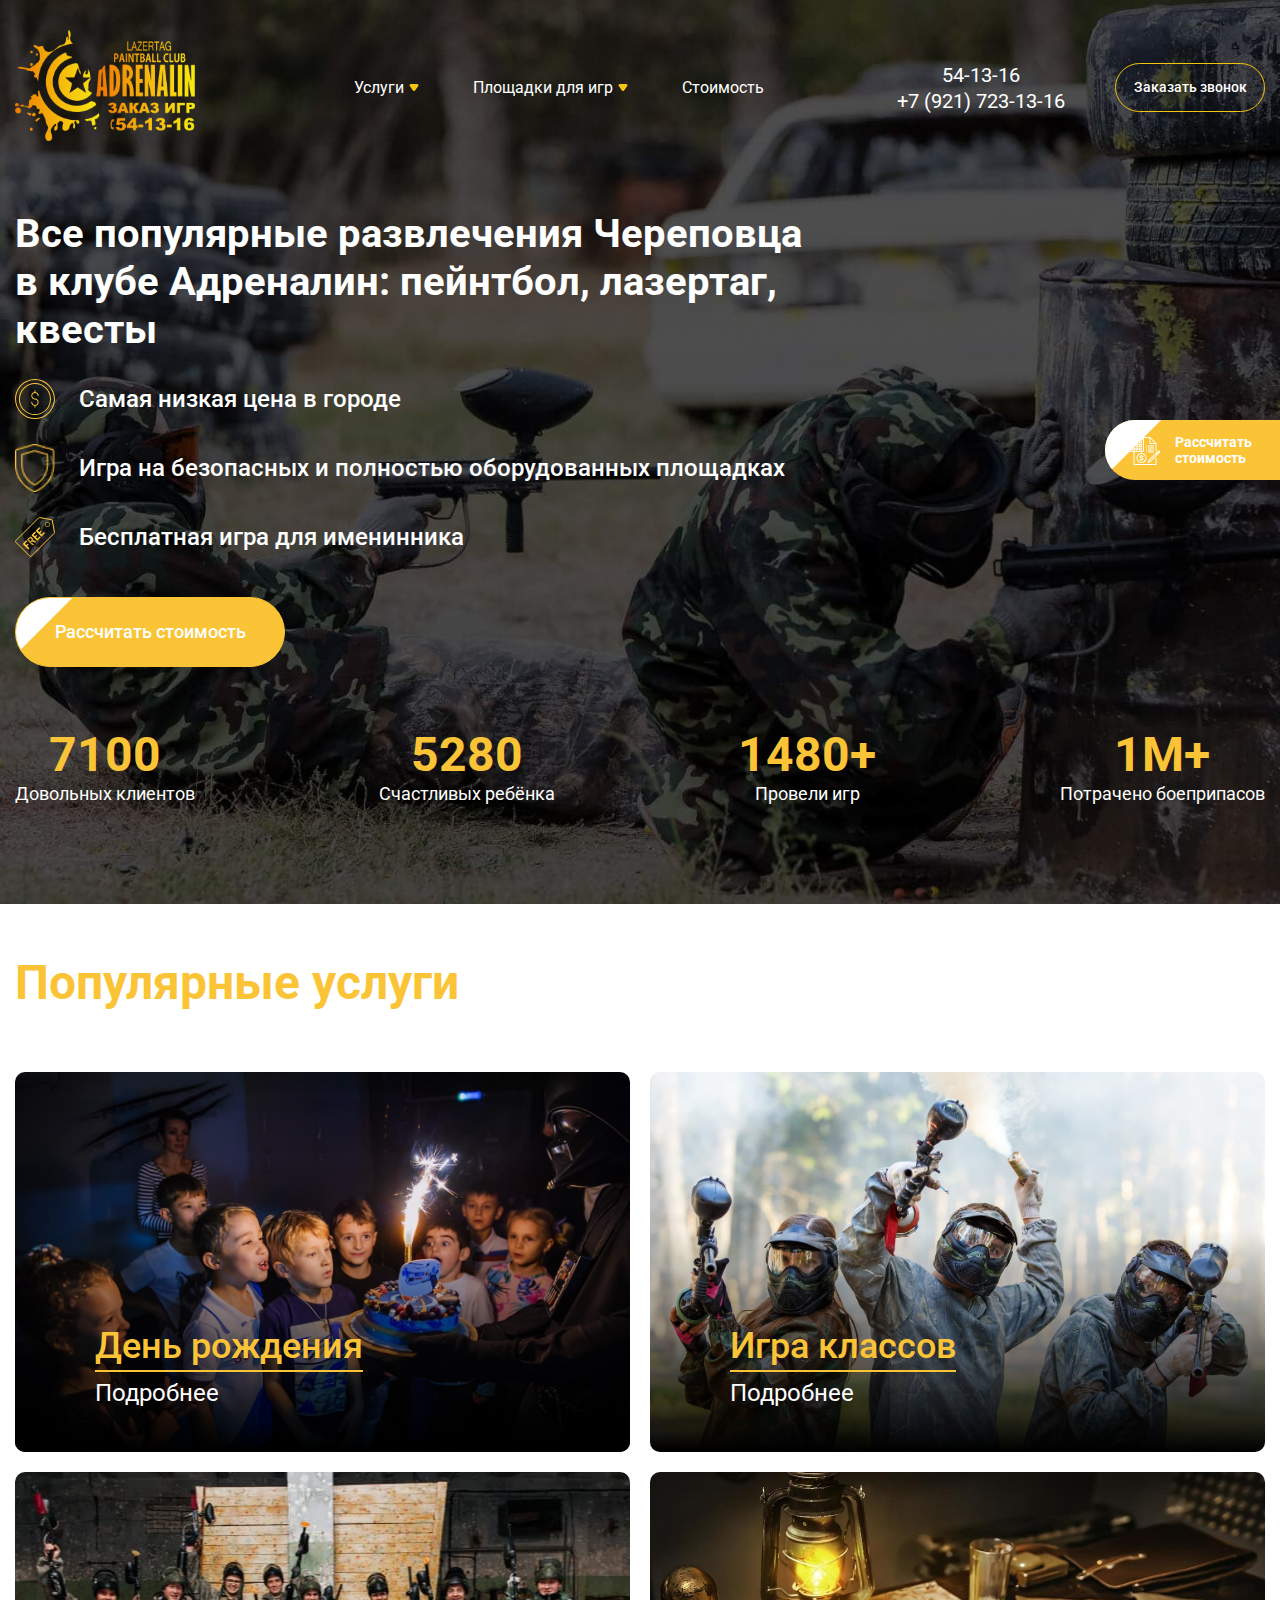
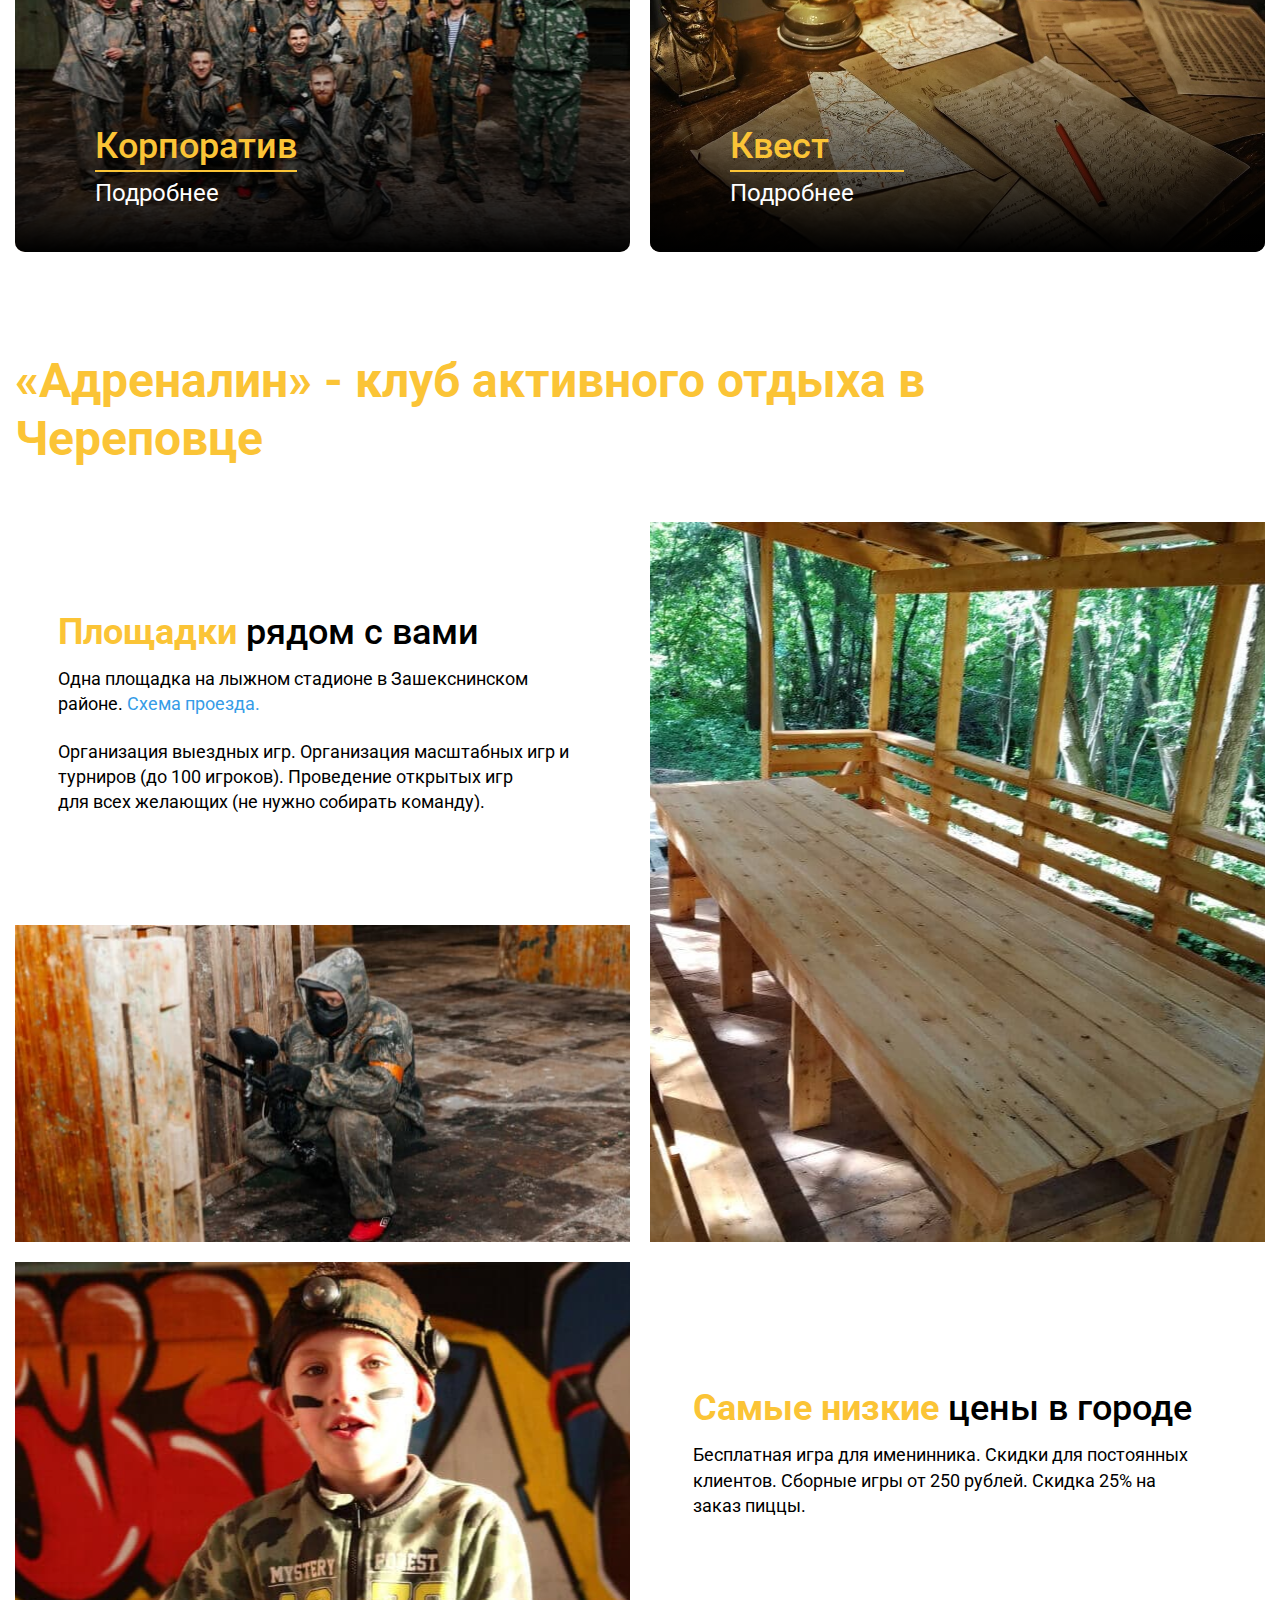
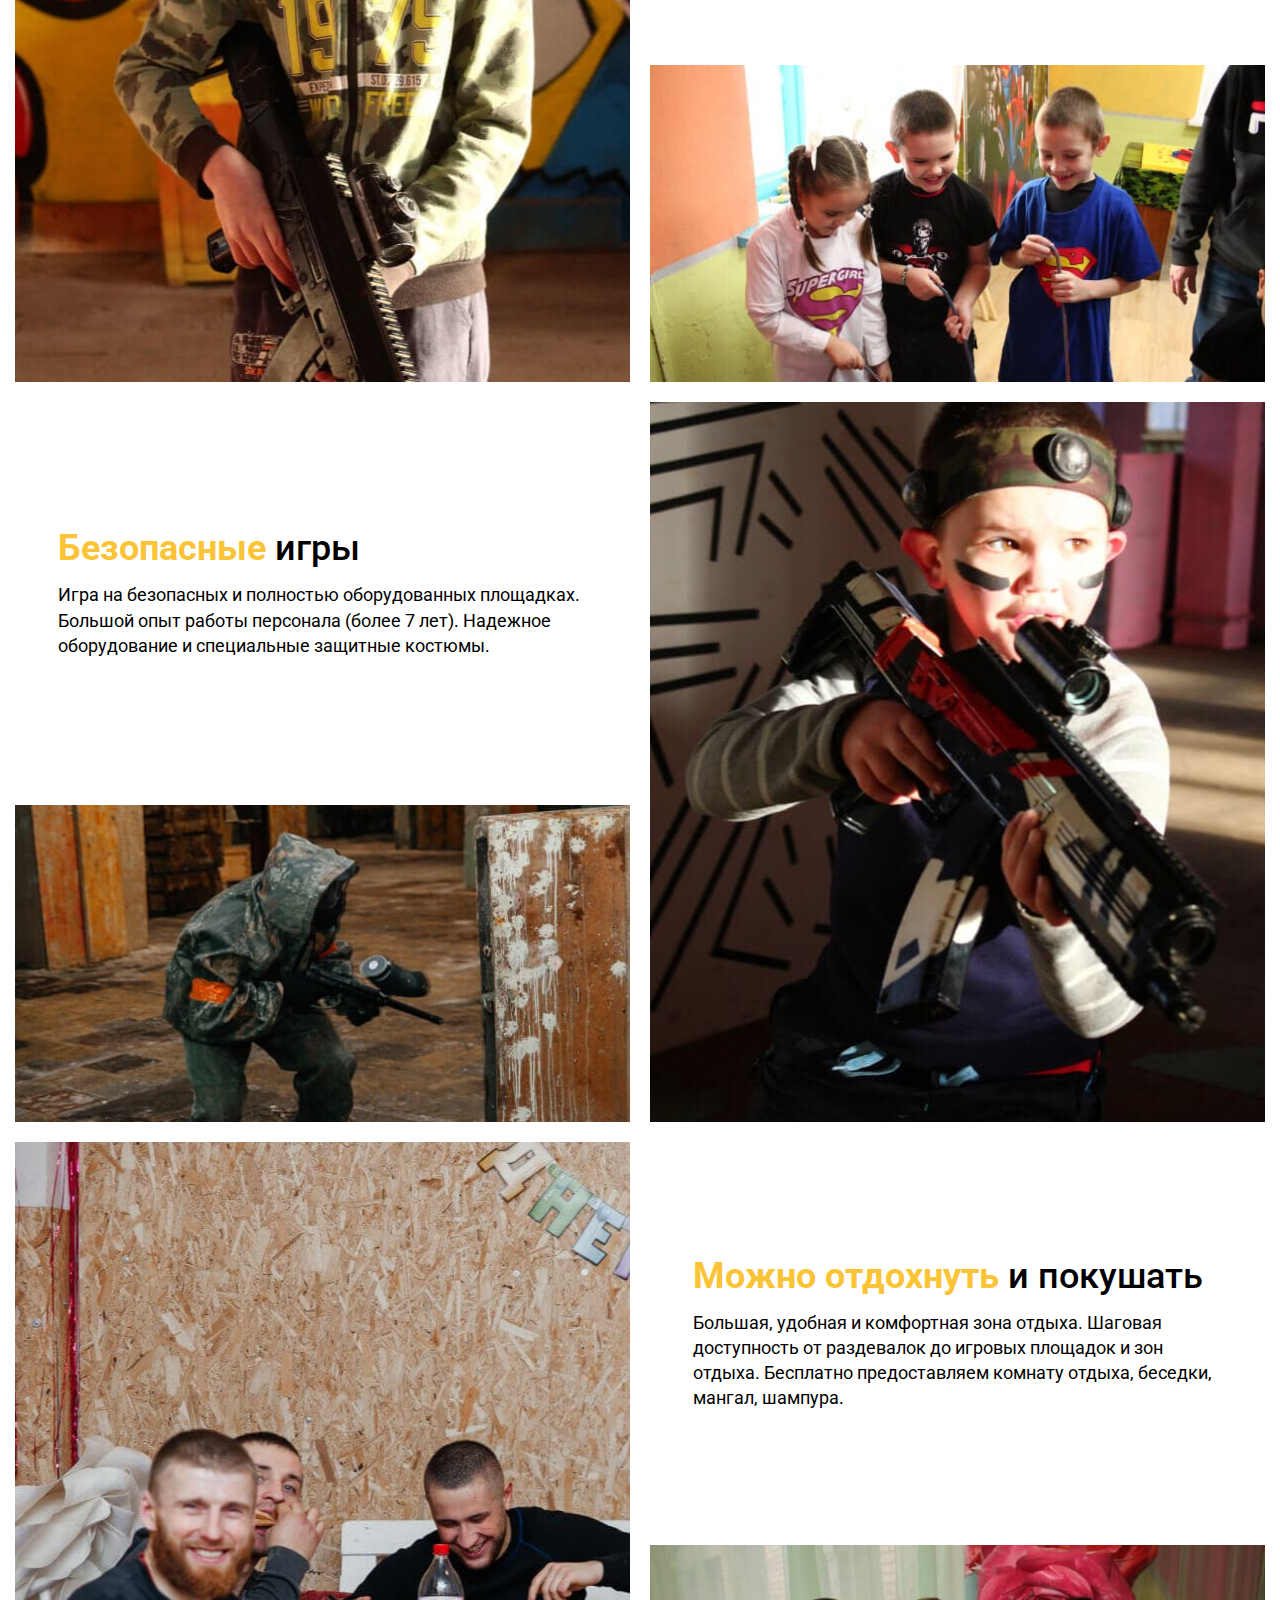
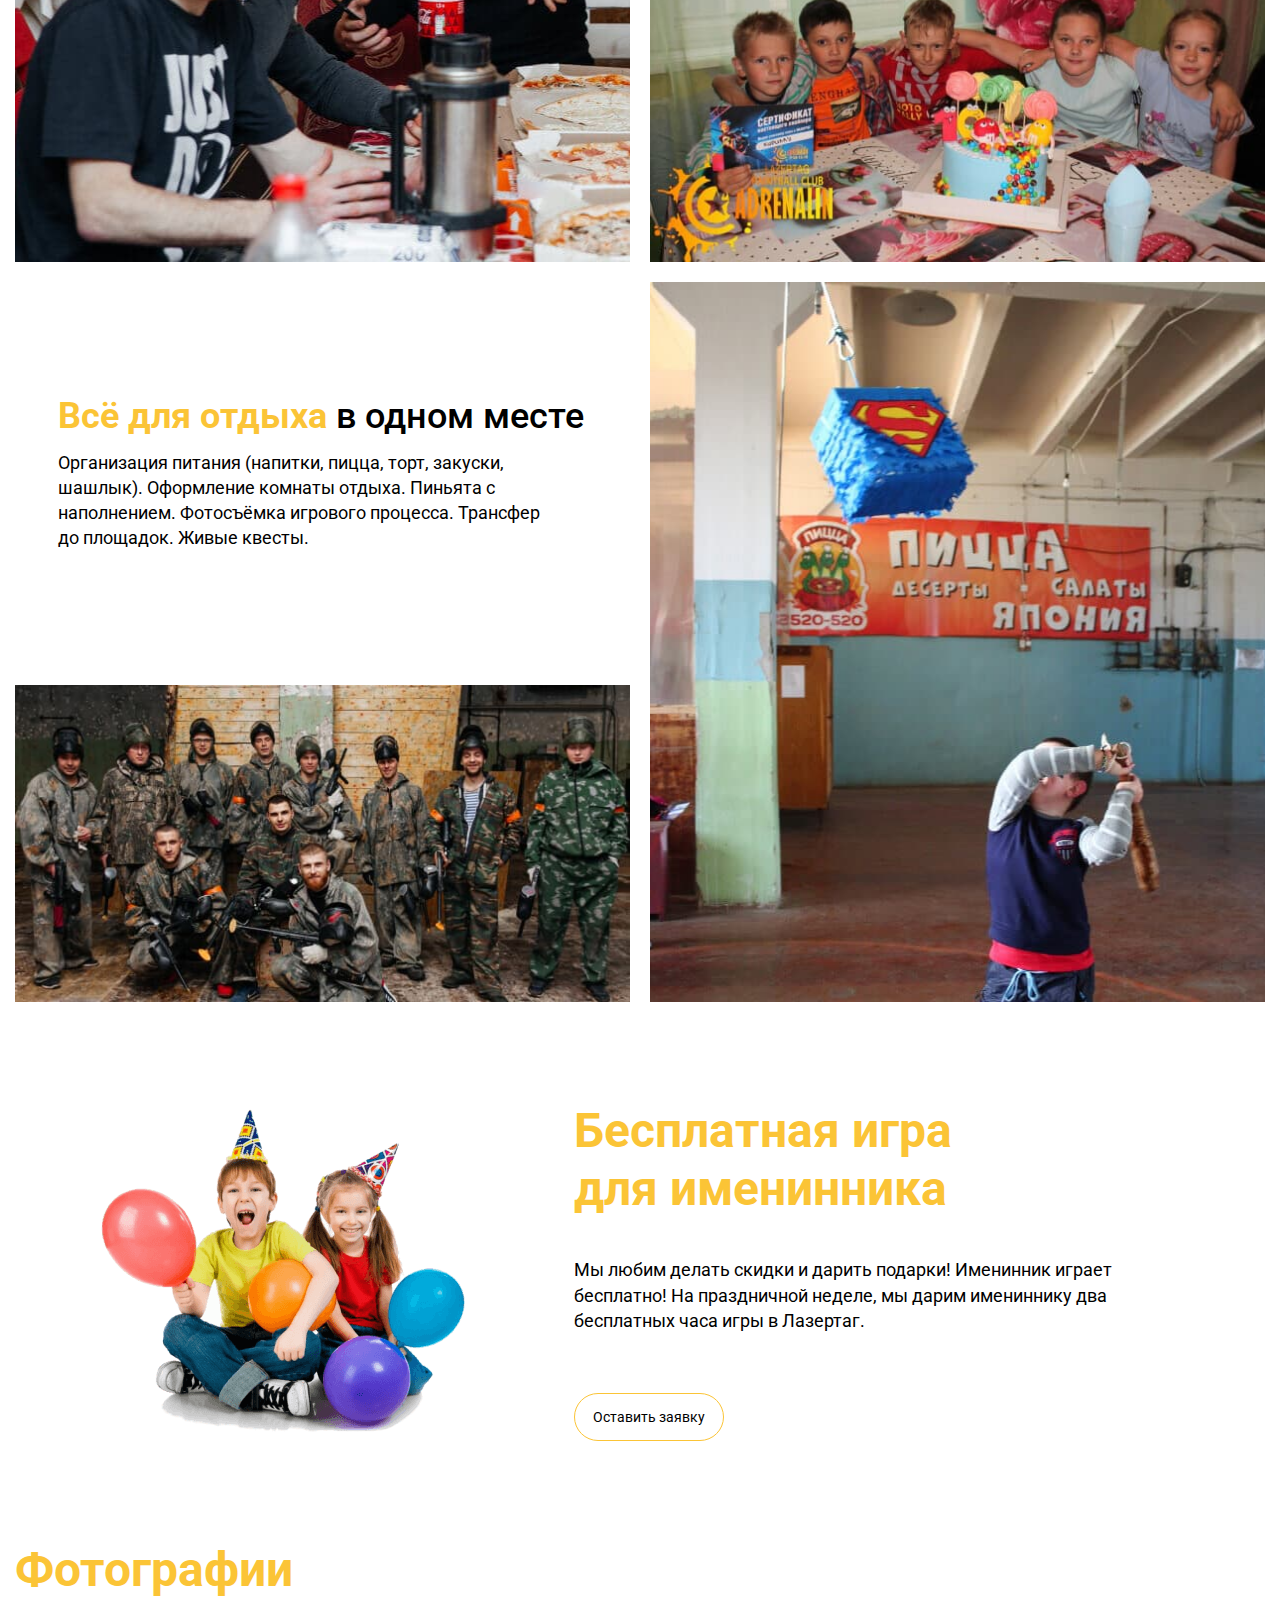
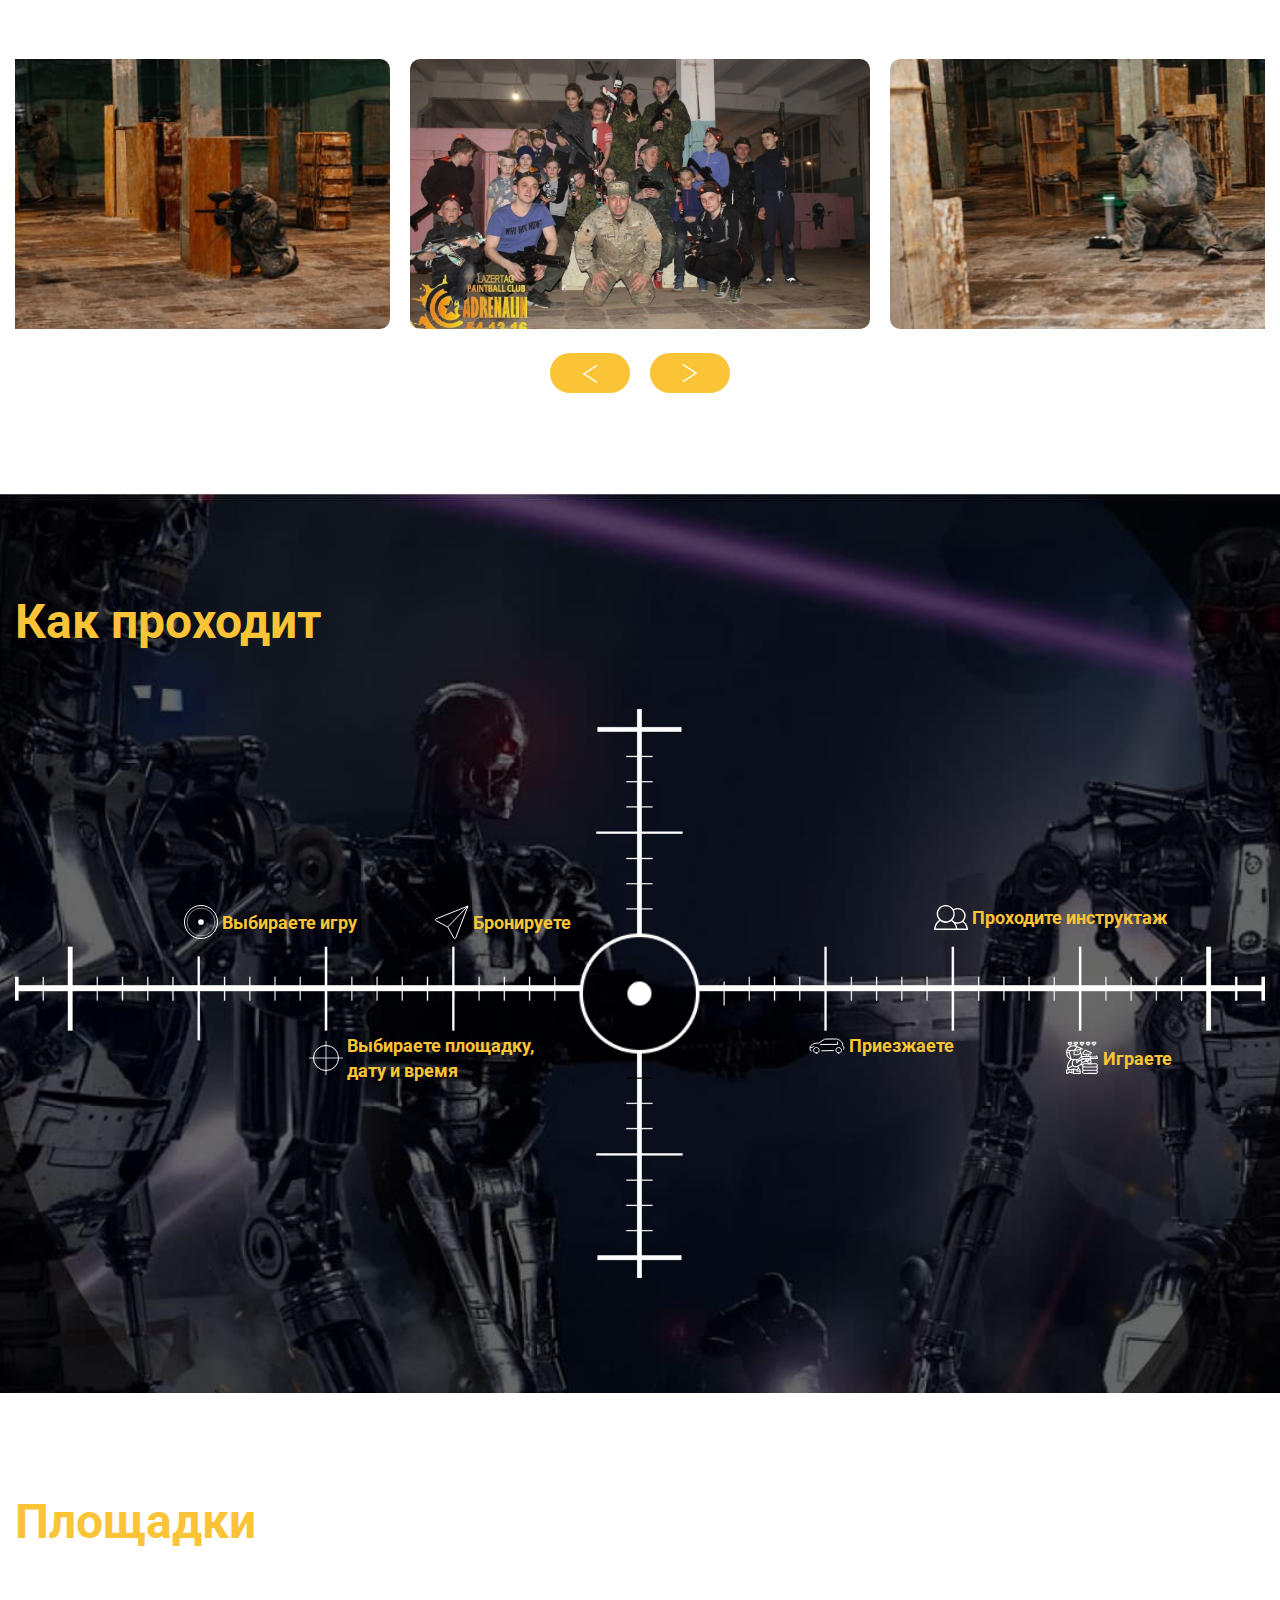
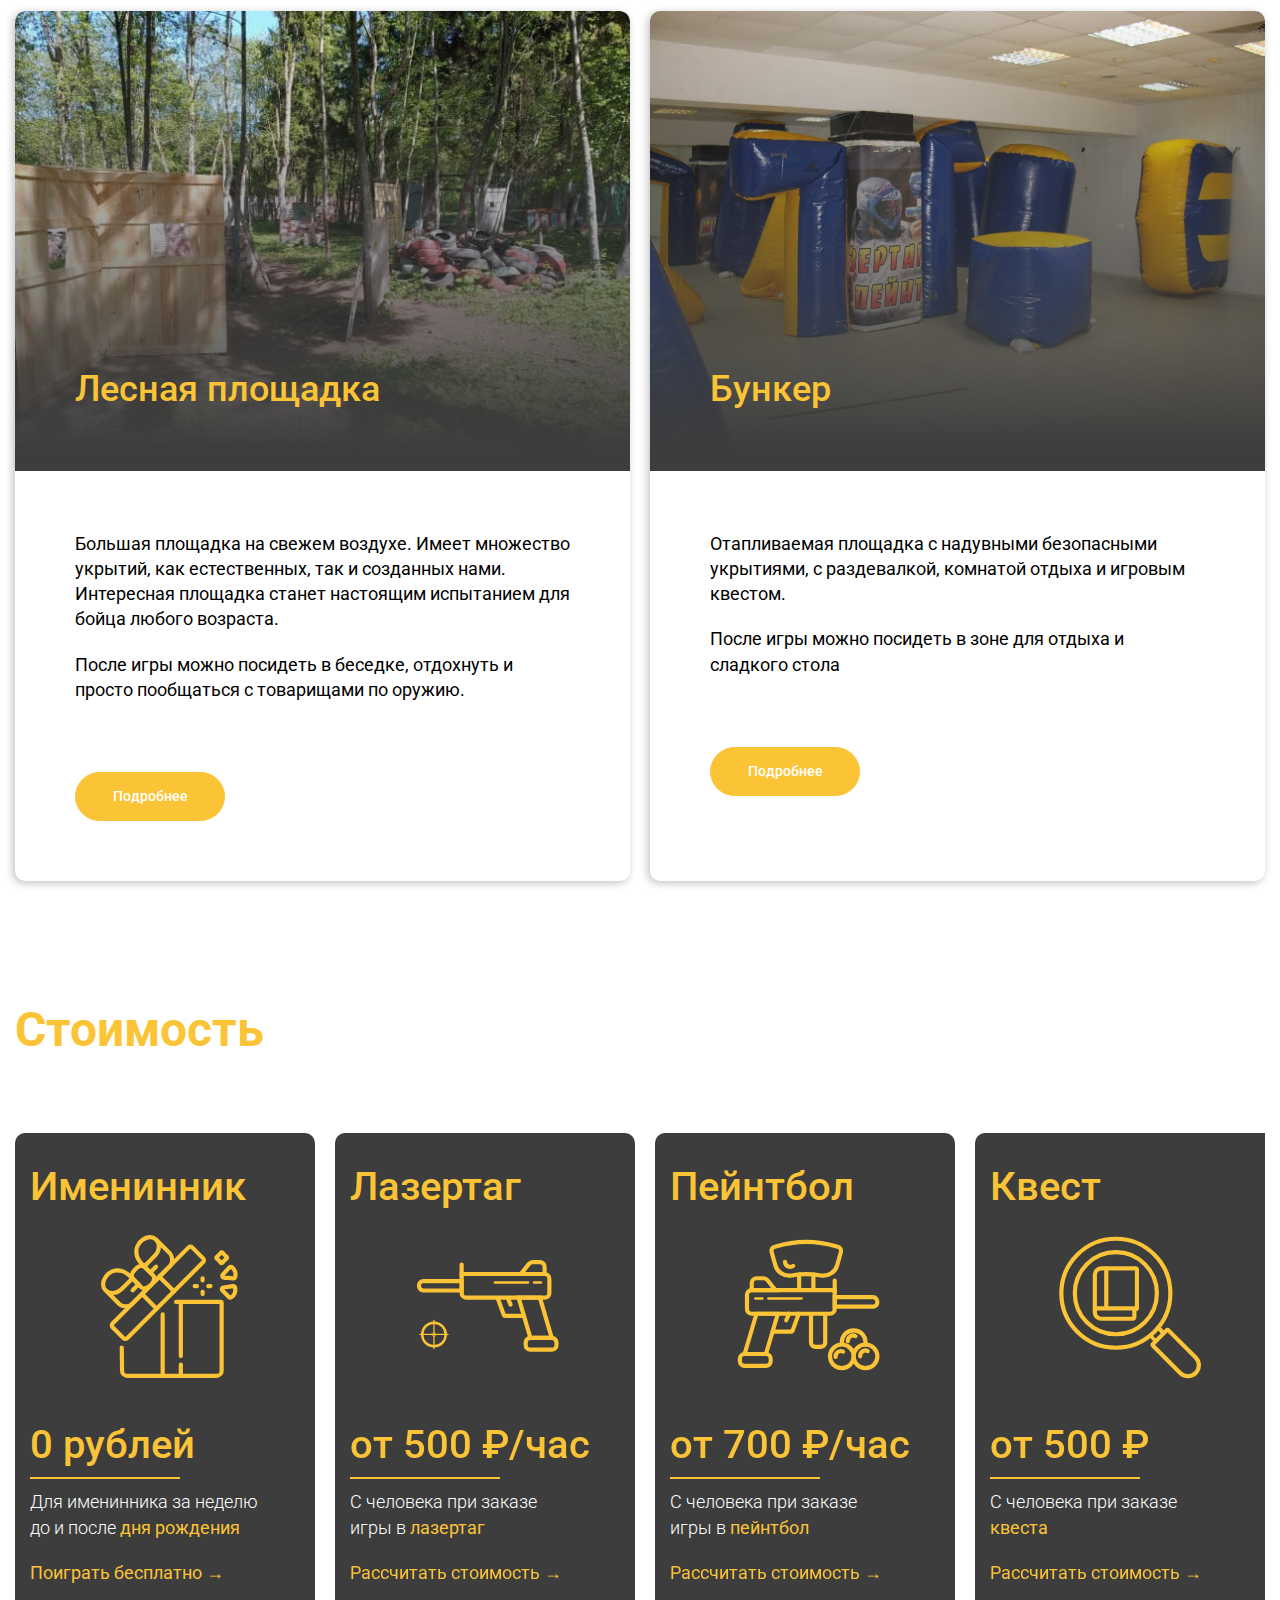
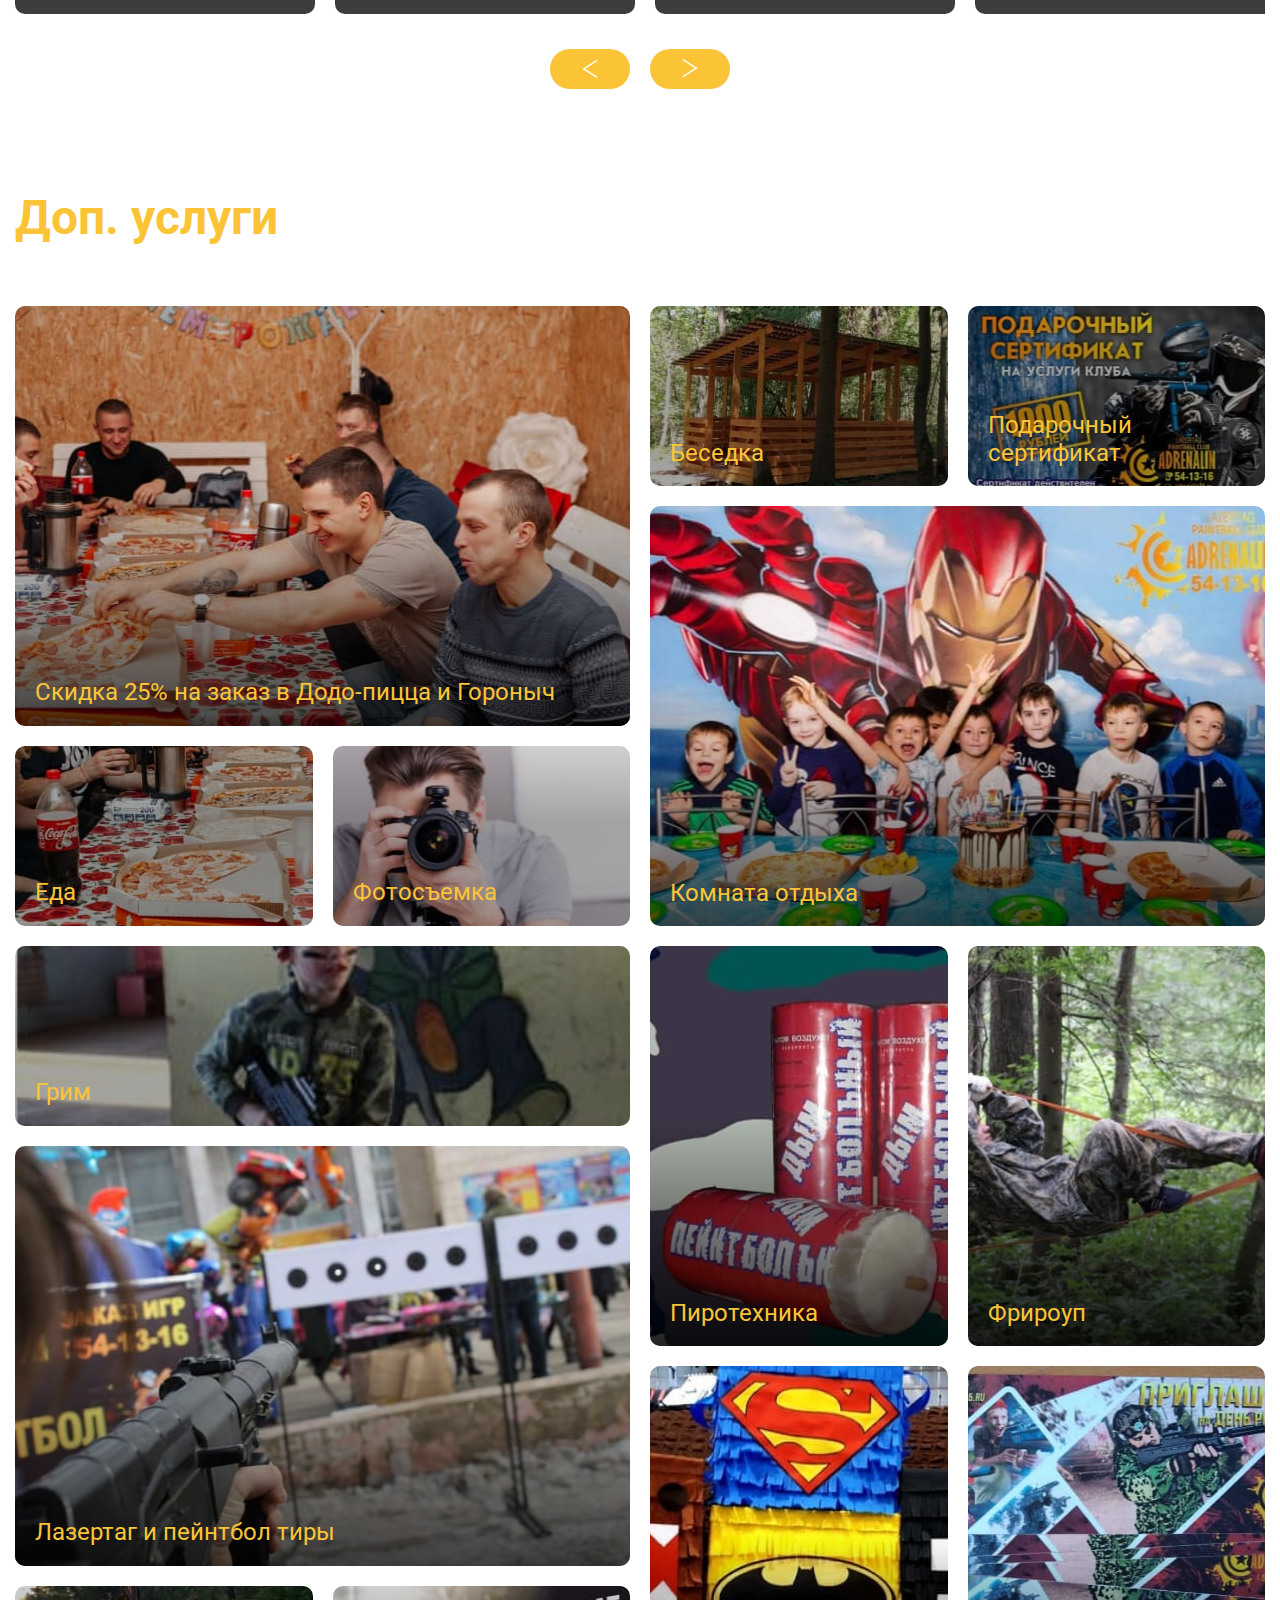
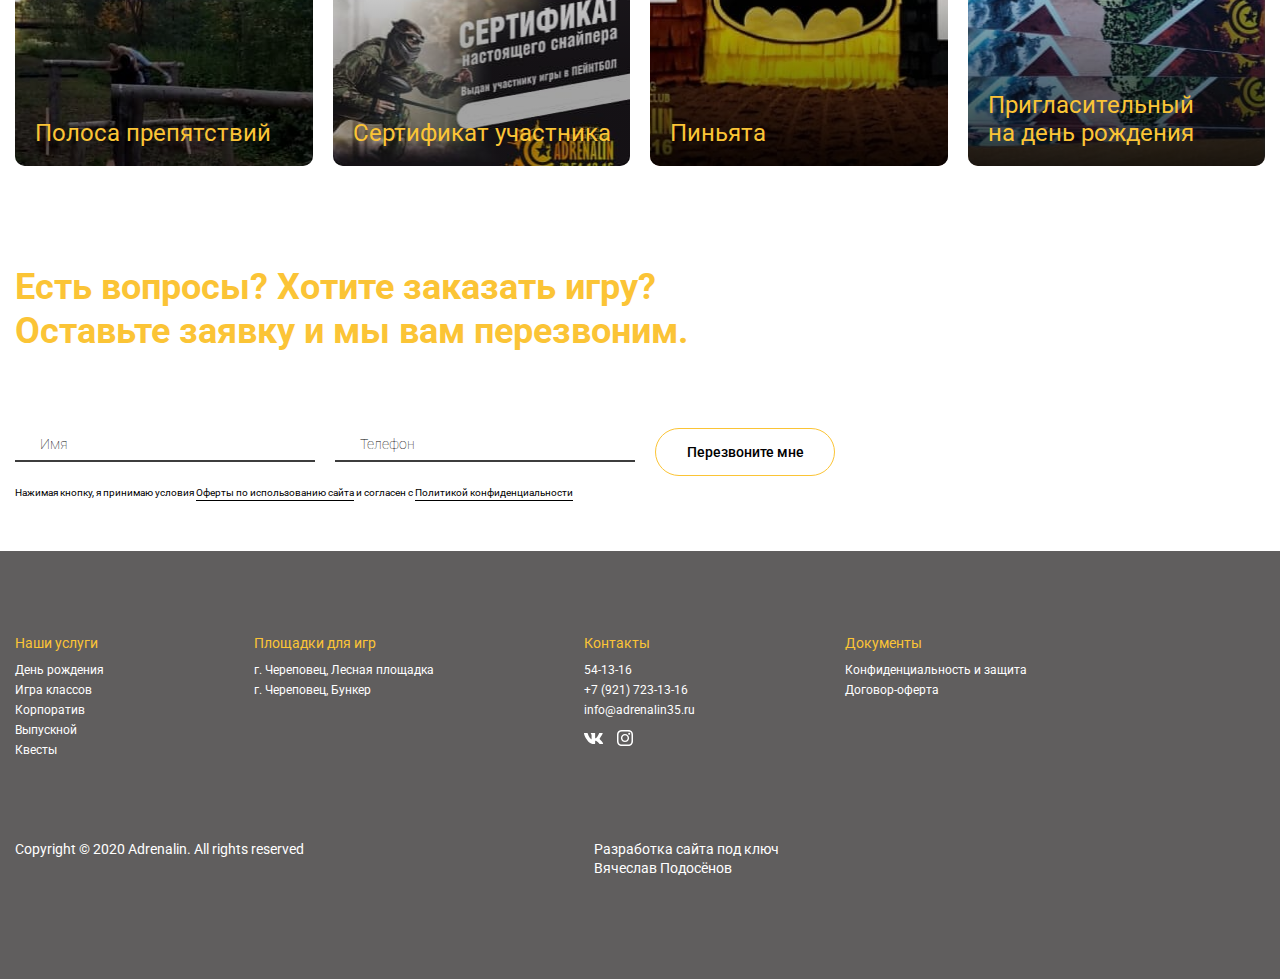
<file: index.html>
<!DOCTYPE html>
<html lang="ru">

<head>
    <meta charset="UTF-8">
    <meta name="viewport" content="width=device-width, initial-scale=1.0">
    <meta http-equiv="X-UA-Compatible" content="ie=edge">
    <meta name="yandex-verification" content="b590a2e777eed616"/>
    <meta name="yandex-verification" content="81e74658644d8a19"/>
    <meta name="google-site-verification" content="mlDcYe18H4Ub1R3dvEG7f7HrhMJBA-xGNhV6QGsME8Y"/>
    <meta name="description"
          content="Клуб активного отдыха в Череповце - «Адреналин». Лазертаг, пейнтбол, нёрф, игровые квесты. Бесплатная игра для именинника, сертифицированные и оборудованные площадки. ☎+7 (921) 723-13-16"/>
    <title>Клуб активного отдыха в Череповце - «Адреналин» | лазертаг, пейнтбол, нёрф</title>
    <link rel="shortcut icon" href="./favicon.ico" type="image/x-icon">
    <link rel="stylesheet" href="css/style.min.css">
    <link rel="stylesheet" href="css/jquery.formstyler.css">
    <link rel="canonical" href="/">
</head>

<body>
<div class="overlay" id="overlay"></div>
<div class="popup main-modal" id="main-modal">
    <div class="popup__close popup-close"></div>
    <div class="main-modal__inner">
        <div class="main-modal__title title3"><span class="yellow">Оставьте заявку</span><br>
            и&nbsp;мы&nbsp;вам перезвоним
        </div>
        <form class="send-form-mess" action="mailer.php" method="POST">
            <div class="mainform__row">
                <div class="mainform__line">
                    <input required class="mainform__field" type="text" id="name5" name="Имя пользователя:">
                    <label class="mainform__label" for="name5">Имя</label>
                </div>
                <div class="mainform__line">
                    <input required class="mainform__field" type="text" id="phone5" name="Телефон пользователя:">
                    <label class="mainform__label" for="phone5">Телефон</label>
                </div>
                <div class="mainform__alert">Нажимая кнопку, я принимаю условия <a href="confidentiality.html">Оферты по
                    использованию сайта </a> и&nbsp;согласен с <a href="protect.html">Политикой конфиденциальности</a>
                </div>
                <button class="mainform__btn btn btn-11"><span>Перезвоните мне</span></button>
            </div>
        </form>
    </div>
</div>

<div class="calc-btn blick-btn popup-btn quiz-play met-btn" data-m-target="Jarlik-sprava" data-popup="quiz">
    <img src="img/calc-btn.png" alt="" class="calc-btn__img">
    <span>
      Рассчитать
      стоимость
    </span>
    <div class="blick-btn__before"></div>
    <div class="blick-btn__after"></div>
</div>

<div class="quiz popup" id="quiz">
    <div class="quiz__cost">
        <div class="quiz__cost-text">Ваша скидка</div>
        <div class="quiz__cost-number"><input form="quizForm" class="quiz-discount" name="Размер скидки:" type="text"
                                              value="200" readonly>₽
        </div>
    </div>
    <div class="quiz__close popup__close popup-close"></div>
    <form class="quiz__content form-send" method="post" action="mailer.php" id="quizForm">
        <div class="quiz-item current" data-quiz="1">
            <input type="radio" checked class="dis-none">
            <div class="quiz__title">
                Ответьте на 6 вопросов
                и получите скидку на игру,
                а&nbsp;также индивидуальный расчёт стоимости игры.
            </div>
        </div>
        <div class="quiz-item" data-quiz="2">
            <div class="quiz__title">
                Какой у вас повод для игры?
            </div>
            <div class="quiz-row">
                <div class="quiz-row__info tabs-quiz">
                    <div class="quiz__radio tabs-quiz__item current" data-tab="qi1">
                        <input id="reason1" name="Тип мероприятия:" type="radio" value="День рождения">
                        <label for="reason1">День рождения</label>
                    </div>
                    <div class="quiz__radio tabs-quiz__item" data-tab="qi2">
                        <input id="reason2" name="Тип мероприятия:" type="radio" value="Игра класса/выпускной">
                        <label for="reason2">Игра класса/выпускной</label>
                    </div>
                    <div class="quiz__radio tabs-quiz__item" data-tab="qi3">
                        <input id="reason3" name="Тип мероприятия:" type="radio" value="Сборная игра">
                        <label for="reason3">Сборная игра</label>
                    </div>
                    <div class="quiz__radio tabs-quiz__item" data-tab="qi4">
                        <input id="reason4" name="Тип мероприятия:" type="radio" value="Корпоратив">
                        <label for="reason4">Корпоратив</label>
                    </div>
                </div>
                <div class="quiz-tabs">
                    <div class="quiz-row__img tabs-inner__item current ibg" id="qi1"
                         style="background-image: url(img/birthday/hero.jpg);"></div>
                    <div class="quiz-row__img tabs-inner__item ibg" id="qi2"
                         style="background-image: url(img/game/hero-bg2.jpg);"></div>
                    <div class="quiz-row__img tabs-inner__item ibg" id="qi3"
                         style="background-image: url(img/quest/quest-bg.jpg);"></div>
                    <div class="quiz-row__img tabs-inner__item ibg" id="qi4"
                         style="background-image: url(img/company/hero.jpg);">
                    </div>
                </div>
            </div>
        </div>
        <div class="quiz-item" data-quiz="3">
            <div class="quiz__title">
                Сколько человек планируется?
            </div>
            <div class="quiz-row1">
                <div class="quiz-row1__info">
                    <div class="quiz__radio">
                        <input id="howmuch1" name="Сколько человек?" type="radio" value="1">
                        <label for="howmuch1">1</label>
                    </div>
                    <div class="quiz__radio">
                        <input id="howmuch2" name="Сколько человек?" type="radio" value="до 6">
                        <label for="howmuch2">до 6</label>
                    </div>
                    <div class="quiz__radio">
                        <input id="howmuch3" name="Сколько человек?" type="radio" value="6-10">
                        <label for="howmuch3">6-10</label>
                    </div>
                    <div class="quiz__radio">
                        <input id="howmuch4" name="Сколько человек?" type="radio" value="10-15">
                        <label for="howmuch4">10-15</label>
                    </div>
                    <div class="quiz__radio any">

                        <input id="howmuch5" class="checkform" name="Сколько человек?" type="radio" value="">
                        <label for="change_input">
                            <input class="quiz-form-text" id="change_input" name="none" type="text"
                                   placeholder="Другое">
                        </label>
                    </div>
                </div>
            </div>
        </div>
        <div class="quiz-item" data-quiz="4">
            <div class="quiz__title">
                Средний возраст участников?
            </div>
            <div class="quiz-row1 quiz-age">
                <div class="quiz-row1__info">
                    <div class="quiz__radio">
                        <input id="age1" name="Средний возраст участников:" type="radio" value="до 6 лет">
                        <label for="age1">до 6 лет</label>
                    </div>
                    <div class="quiz__radio">
                        <input id="age2" name="Средний возраст участников:" type="radio" value="9-11 лет">
                        <label for="age2">9-11 лет</label>
                    </div>
                    <div class="quiz__radio">
                        <input id="age3" name="Средний возраст участников:" type="radio" value="15-18 лет">
                        <label for="age3">15-18 лет</label>
                    </div>
                    <div class="quiz__radio">
                        <input id="age4" name="Средний возраст участников:" type="radio" value="6 -8 лет">
                        <label for="age4">6 -8 лет</label>
                    </div>
                    <div class="quiz__radio">
                        <input id="age5" name="Средний возраст участников:" type="radio" value="12-14 лет">
                        <label for="age5">12-14 лет</label>
                    </div>
                    <div class="quiz__radio">
                        <input id="age6" name="Средний возраст участников:" type="radio" value="18+ лет">
                        <label for="age6">18+ лет</label>
                    </div>
                </div>
            </div>
        </div>
        <div class="quiz-item" data-quiz="5">
            <div class="quiz__title">
                Какую площадку выберете?
            </div>
            <div class="quiz-row2 quiz-platform">
                <div class="quiz-row2__column">
                    <input type="radio" name="Площадка:" id="platform1" value="Лесная площадка">
                    <label for="platform1">
                        <img src="img/quiz/1.png" alt="">
                        <span>Лесная площадка</span>
                    </label>
                </div>
                <div class="quiz-row2__column">
                    <input type="radio" name="Площадка:" id="platform3" value="Бункер">
                    <label for="platform3">
                        <img src="img/quiz/3.png" alt="">
                        <span>Бункер</span>
                    </label>
                </div>
                <!-- <div class="quiz-row2__column">
                  <input type="radio" name="Площадка:" id="platform2" value="Гоголя, 56 (за ТЦ «Рассвет»)">
                  <label for="platform2">
                    <img src="img/quiz/2.png" alt="">
                    <span>Гоголя, 56 (за ТЦ «Рассвет»)</span>
                  </label>
                </div> -->
            </div>
        </div>
        <div class="quiz-item" data-quiz="6">
            <div class="quiz__title">
                Напишите дату и время игры
            </div>
            <div class="quiz-row3 quiz-time">
                <div class="quiz__radio any">
                    <input id="data-time" type="radio">
                    <label for="change_input2">
                        <input id="change_input2" name="Дата проведения:" class="quiz-form-text" type="text"
                               placeholder="Желаемые дата и время игры">
                    </label>
                </div>
            </div>
        </div>
        <div class="quiz-item" data-quiz="7">
            <div class="quiz__title">
                Что может понадобиться?
            </div>
            <input type="radio" checked class="dis-none">
            <div class="quiz-end__row">
                <div class="quiz__end-check">
                    <input id="check1" name="Гидробол" type="checkbox" value="Есть">
                    <label for="check1">Гидробол</label>
                </div>
                <div class="quiz__end-check hgj">
                    <input id="check2" name="Полоса препятствий" type="checkbox" value="Есть">
                    <label for="check2">Полоса препятствий</label>
                </div>
                <div class="quiz__end-check">
                    <input id="check3" name="Ведущая" type="checkbox" value="Есть">
                    <label for="check3">Ведущая</label>
                </div>
                <div class="quiz__end-check">
                    <input id="check4" name="Пиньята" type="checkbox" value="Есть">
                    <label for="check4">Пиньята</label>
                </div>
                <div class="quiz__end-check hgj">
                    <input id="check5" name="Сертификат участника" type="checkbox" value="Есть">
                    <label for="check5">Сертификат участника</label>
                </div>
                <div class="quiz__end-check">
                    <input id="check6" name="Музыка" type="checkbox" value="Есть">
                    <label for="check6">Музыка</label>
                </div>
                <div class="quiz__end-check">
                    <input id="check7" name="Грим" type="checkbox" value="Есть">
                    <label for="check7">Грим</label>
                </div>
                <div class="quiz__end-check hgj">
                    <input id="check8" name="Комната отдыха" type="checkbox" value="Есть">
                    <label for="check8">Комната отдыха</label>
                </div>
                <div class="quiz__end-check">
                    <input id="check9" name="Фрироуп" type="checkbox" value="Есть">
                    <label for="check9">Фрироуп</label>
                </div>
                <div class="quiz__end-check">
                    <input id="check10" name="Тир" type="checkbox" value="Есть">
                    <label for="check10">Тир</label>
                </div>
                <div class="quiz__end-check hgj">
                    <input id="check11" name="Пригласительные" type="checkbox" value="Есть">
                    <label for="check11">Пригласительные</label>
                </div>
                <div class="quiz__end-check">
                    <input id="check12" name="Тимбилдинг" type="checkbox" value="Есть">
                    <label for="check12">Тимбилдинг</label>
                </div>
            </div>
        </div>
        <div class="quiz-item" data-quiz="8">
            <div class="quiz__title">
                Оставьте контакты и получите
                расчёт стоимости и скидку
                на&nbsp;игру
            </div>
            <div class="quiz-row4 quiz-contact">
                <div class="quiz__radio any any2">
                    <input id="quizName" name="Имя пользователя:" class="quiz-form-text" type="text" required>
                    <label for="quizName">Имя</label>
                </div>
                <div class="quiz__radio any any2">
                    <input id="quizPhone" name="Телефон:" class="quiz-form-text" type="text" required>
                    <label for="quizPhone">Телефон</label>
                </div>
            </div>
            <button type="submit" class="btn quiz-btn-send btn-12"><span>Далее</span></button>
        </div>
    </form>
    <!-- /.quiz__content -->
    <div class="quiz__info">
        <div class="quiz__info-content">
            <button class="quiz__info-prev btn"><span>Назад</span><span class="arr"></span></button>
            <div class="quiz__info-question">Вопрос <span class="quiz__info-start"></span> из <span
                    class="quiz__info-end"></span></div>
            <button class="quiz__info-next btn"><span>Далее</span><span class="arr"></span></button>
        </div>
        <div class="quiz__line">
            <div class="quiz__line-complete"></div>
        </div>
    </div>
    <!-- /.quiz__info -->
</div>
<!-- /.quiz -->
<div class="mainblock-wrapper ibg" style="background-image: url(img/main/bg.jpg);">
    <!-- <Шапка сайта> -->
    <header class="header fixed white">
        <div class="container">
            <div class="header__inner">
                <a href="/" class="header__logo">
                    <img src="img/header/logo.png" alt="">
                </a>
                <div class="header-menu">
                    <div class="header-menu__close popup-close">

                    </div>
                    <ul class="header__menu">
                        <li class="header__list">
                            Услуги
                            <ul class="header__submenu">
                                <li><a href="birthday.html">День рождения</a></li>
                                <li><a href="lasertag.html">Лазертаг</a></li>
                                <li><a href="game.html">Игра классов</a></li>
                                <li><a href="company.html">Корпоратив</a></li>
                                <li><a href="release.html">Выпускной</a></li>
                                <li><a href="quest.html">Квесты</a></li>
                            </ul>
                        </li>
                        <li class="header__list">
                            Площадки для игр
                            <ul class="header__submenu">
                                <li><a href="platform1.html">г. Череповец, Лесная площадка</a></li>
                                <li><a href="platform3.html">г. Череповец, Бункер</a></li>
                                <!-- <li><a href="platform2.html">г. Череповец, ул. Гоголя</a></li> -->
                            </ul>
                        </li>
                        <li class="header__cost"><a href="#">Стоимость</a></li>
                    </ul>
                </div>
                <div class="header__col">
                    <div class="header__phone">
                        <a href="tel:+541316">54-13-16</a>
                        <a href="tel:+79217231316">+7 (921) 723-13-16</a>
                    </div>
                    <button class="header__btn btn btn-11 popup-btn met-btn" data-m-target="Zakaz_zvonka_shapka"
                            data-popup="main-modal"><span>Заказать звонок</span></button>
                </div>
                <div class="header-burger">
                    <span></span>
                    <span></span>
                    <span></span>
                </div>
            </div>
            <!-- /.header__inner -->
        </div>
        <!-- /.container -->
    </header>
    <!-- </Шапка сайта> -->

    <!-- <ГЛАВНЫЙ БЛОК> -->
    <section class="mainblock">
        <div class="container">
            <div class="mainblock__inner">
                <h2 class="mainblock__title title">Все популярные развлечения Череповца
                    в&nbsp;клубе Адреналин: пейнтбол, лазертаг, квесты</h2>
                <ul class="mainblock__list">
                    <li class="mainblock__list-item">
                        <img src="img/main/1.svg" alt="">
                        <span>Самая низкая цена в городе</span>
                    </li>
                    <li class="mainblock__list-item">
                        <img src="img/main/2.png" alt="">
                        <span>Игра на безопасных и полностью оборудованных площадках</span>
                    </li>
                    <li class="mainblock__list-item">
                        <img src="img/main/3.svg" alt="">
                        <span>Бесплатная игра для именинника</span>
                    </li>
                </ul>
                <div class="mainblock__row">
                    <!-- <form action="" method="get" onsubmit="ym(57870985, 'reachGoal', 'Glavnaya_raschet'); return true;"> -->
                    <button data-m-target="Glavnaya_raschet"
                            class="mainblock__btn btn popup-btn quiz-play blick-btn met-btn" data-popup="quiz">
                        Рассчитать стоимость
                        <span class="blick-btn__before"></span>
                        <span class="blick-btn__after"></span>
                    </button>
                    <!-- </form> -->
                    <!-- <div class="video">
                      <div class="video__click">
                        <div class="video__click-body"></div>
                        <img src="img/icons/play.svg" alt="" class="video__click-play">
                      </div>
                      <button class="video__btn">Смотреть видео</button>
                    </div> -->
                </div>
                <!-- /.mainblock__row -->
            </div>
            <!-- /.mainblock__inner -->
        </div>
        <!-- /.container -->
        <div class="mainblock__fact">
            <div class="container">
                <div class="mainblock__fact-list">
                    <div class="mainblock__fact-item">
                        <span class="mainblock__fact-item__number"><span id="animNumber1"
                                                                         class="number-anim">1</span></span>
                        <p class="mainblock__fact-item__text">Довольных клиентов</p>
                    </div>
                    <div class="mainblock__fact-item">
                        <span class="mainblock__fact-item__number"><span id="animNumber2"
                                                                         class="number-anim">1</span></span>
                        <p class="mainblock__fact-item__text">Счастливых ребёнка</p>
                    </div>
                    <div class="mainblock__fact-item">
                        <span class="mainblock__fact-item__number"><span id="animNumber3" class="number-anim">1</span>+</span>
                        <p class="mainblock__fact-item__text">Провели игр</p>
                    </div>
                    <div class="mainblock__fact-item">
                        <span class="mainblock__fact-item__number"><span id="animNumber4" class="number-anim">1</span>М+</span>
                        <p class="mainblock__fact-item__text">Потрачено боеприпасов</p>
                    </div>
                </div>
                <!-- /.mainblock__fact-list -->
            </div>
            <!-- /.container -->
        </div>
    </section>
    <!-- </ГЛАВНЫЙ БЛОК> -->
</div>
<!-- /.mainblock-wrapper -->

<!-- <УСЛУГИ> -->
<section class="services sect">
    <div class="container">
        <h2 class="services__title title title_r">
            Популярные услуги
        </h2>
        <div class="services__inner">
            <div class="services__item ibg" style="background-image: url(img/services/1.jpg);">
                <div class="services__item-content">
                    <h3 class="services__item-title title3 yellow">День рождения</h3>
                    <a href="birthday.html" class="services__more">Подробнее</a>
                </div>
            </div>
            <div class="services__item ibg" style="background-image: url(img/services/2.jpg);">
                <div class="services__item-content">
                    <h3 class="services__item-title title3 yellow">Игра классов</h3>
                    <a href="game.html" class="services__more">Подробнее</a>
                </div>
            </div>
            <div class="services__item ibg" style="background-image: url(img/services/3.jpg);">
                <div class="services__item-content">
                    <h3 class="services__item-title title3 yellow">Корпоратив</h3>
                    <a href="company.html" class="services__more">Подробнее</a>
                </div>
            </div>
            <div class="services__item ibg" style="background-image: url(img/services/4.jpg);">
                <div class="services__item-content">
                    <h3 class="services__item-title title3 yellow">Квест</h3>
                    <a href="quest.html" class="services__more">Подробнее</a>
                </div>
            </div>
        </div>
        <!-- /.services__inner -->
    </div>
    <!-- /.container -->
</section>
<!-- </УСЛУГИ> -->

<!-- <О НАС> -->
<section class="about sect">
    <div class="container">
        <h1 class="about__title title">
            «Адреналин» - клуб активного отдыха в Череповце
        </h1>
        <div class="about__row about-row">
            <div class="about-row__info">
                <div class="about-row__info-text">
                    <h3 class="about-row__info-title title3"><strong>Площадки</strong> рядом с&nbsp;вами</h3>
                    <!-- <p>
                      Две больших крытых площадки за ТЦ «Рассвет» по&nbsp;адресу ул. Гоголя 56 площадью 1000 м² и 2000 м²
                      для&nbsp;игры в&nbsp;лазертаг и пейнтбол.<a href="https://youtu.be/1ooM6f_Du_Q"  rel="nofollow" target="_blank">Схема
                        проезда.</a>
                    </p> -->
                    <p>
                        Одна площадка на лыжном cтадионе в Зашекснинском районе.
                        <a href="https://youtu.be/qgeE4R1Gayg" rel="nofollow" target="_blank">Схема проезда.</a>
                    </p>
                    <p>
                        Организация выездных игр. Организация масштабных игр
                        и турниров (до 100 игроков). Проведение открытых игр для&nbsp;всех желающих (не нужно собирать
                        команду).
                    </p>
                </div>
                <div class="about-row__info-img">
                    <img src="img/about/1.jpg" alt="">
                </div>
            </div>
            <!-- /.about-row__info -->
            <div class="about-row__img ibg" style="background-image: url(img/about/2.jpg);"></div>
        </div>
        <!-- /.about-row -->

        <div class="about__row about-row">
            <div class="about-row__info">
                <div class="about-row__info-text">
                    <h3 class="about-row__info-title title3"><strong>Самые низкие</strong> цены в&nbsp;городе</h3>
                    <p>
                        Бесплатная игра для именинника. Скидки для постоянных клиентов. Сборные игры от 250 рублей.
                        Скидка 25% на
                        заказ&nbsp;пиццы.
                    </p>
                </div>
                <div class="about-row__info-img">
                    <img src="img/about/4.jpg" alt="">
                </div>
            </div>
            <!-- /.about-row__info -->
            <div class="about-row__img ibg" style="background-image: url(img/about/3.jpg);"></div>
        </div>
        <!-- /.about-row -->

        <div class="about__row about-row">
            <div class="about-row__info">
                <div class="about-row__info-text">
                    <h3 class="about-row__info-title title3"><strong>Безопасные</strong> игры</h3>
                    <p>
                        Игра на безопасных и полностью оборудованных площадках.
                        Большой опыт работы персонала (более 7 лет). Надежное оборудование и специальные защитные
                        костюмы.
                    </p>
                </div>
                <div class="about-row__info-img">
                    <img src="img/about/5.jpg" alt="">
                </div>
            </div>
            <!-- /.about-row__info -->
            <div class="about-row__img ibg" style="background-image: url(img/about/6.jpg);"></div>
        </div>
        <!-- /.about-row -->

        <div class="about__row about-row">
            <div class="about-row__info">
                <div class="about-row__info-text">
                    <h3 class="about-row__info-title title3"><strong>Можно отдохнуть</strong> и&nbsp;покушать</h3>
                    <p>
                        Большая, удобная и комфортная зона отдыха. Шаговая доступность от раздевалок до&nbsp;игровых
                        площадок и
                        зон
                        отдыха. Бесплатно предоставляем комнату отдыха, беседки, мангал, шампура.
                    </p>
                </div>
                <div class="about-row__info-img">
                    <img src="img/about/8.jpg" alt="">
                </div>
            </div>
            <!-- /.about-row__info -->
            <div class="about-row__img ibg" style="background-image: url(img/about/7.jpg);"></div>
        </div>
        <!-- /.about-row -->

        <div class="about__row about-row">
            <div class="about-row__info">
                <div class="about-row__info-text">
                    <h3 class="about-row__info-title title3"><strong>Всё для отдыха</strong> в&nbsp;одном месте</h3>
                    <p>
                        Организация питания (напитки, пицца, торт, закуски, шашлык). Оформление комнаты отдыха. Пиньята&nbsp;с
                        наполнением. Фотосъёмка игрового процесса. Трансфер
                        до&nbsp;площадок. Живые квесты.
                    </p>
                </div>
                <div class="about-row__info-img">
                    <img src="img/about/9.jpg" alt="">
                </div>
            </div>
            <!-- /.about-row__info -->
            <div class="about-row__img ibg" style="background-image: url(img/about/10.jpg);"></div>
        </div>
        <!-- /.about-row -->
    </div>
    <!-- /.container -->
</section>
<!-- </О НАС> -->

<!-- <БОНУС> -->
<section class="bonus sect">
    <div class="container">
        <div class="bonus__inner">
            <div class="bonus__img">
                <img src="img/bonus/1.png" alt="">
            </div>
            <div class="bonus__info">
                <h2 class="bonus__title title">Бесплатная игра <br> для именинника</h2>
                <p class="bonus__text">Мы любим делать скидки и дарить подарки! Именинник играет бесплатно! На
                    праздничной
                    неделе, мы дарим имениннику два бесплатных часа игры в Лазертаг. </p>
                <button class="bonus__btn btn btn-11 popup-btn" data-popup="main-modal"><span>Оставить заявку</span>
                </button>
            </div>
        </div>
        <!-- /.bonus__inner -->
    </div>
    <!-- /.container -->
</section>
<!-- </БОНУС> -->

<!-- <ФОТО> -->
<section class="photo sect">
    <div class="container">
        <h2 class="photo__titile title">Фотографии</h2>
    </div>
    <!-- /.container -->
    <div class="container-big">
        <div class="photo__slider slider-main">
            <div class="photo__item ibg" style="background-image: url(img/photo/1.jpg);"></div>
            <div class="photo__item ibg" style="background-image: url(img/photo/4.jpg);"></div>
            <div class="photo__item ibg" style="background-image: url(img/photo/2.jpg);"></div>
            <div class="photo__item ibg" style="background-image: url(img/photo/5.jpg);"></div>
            <div class="photo__item ibg" style="background-image: url(img/photo/3.jpg);"></div>
            <div class="photo__item ibg" style="background-image: url(img/photo/6.jpg);"></div>
        </div>
        <!-- /.photo__slider -->
    </div>
</section>
<!-- </ФОТО> -->

<!-- <КАК ПРОХОДИТ> -->
<section class="howit ibg" style="background-image: url(img/howit/bg.jpg);">
    <div class="container">
        <div class="howit__inner ibg" style="background-image: url(img/howit/mainaim.png);">
            <h2 class="howit__title title title_r">Как проходит</h2>
            <div class="howit__item">
                <img src="img/howit/aim.svg" alt="">
                <span class="howit__text">Выбираете игру</span>
            </div>
            <div class="howit__item">
                <img src="img/howit/aim2.svg" alt="">
                <span class="howit__text">Выбираете площадку,
            дату и время</span>
            </div>
            <div class="howit__item">
                <img src="img/howit/airplane.svg" alt="">
                <span class="howit__text">Бронируете</span>
            </div>
            <div class="howit__item">
                <img src="img/howit/car.svg" alt="">
                <span class="howit__text">Приезжаете</span>
            </div>
            <div class="howit__item">
                <img src="img/howit/team.svg" alt="">
                <span class="howit__text">Проходите инструктаж</span>
            </div>
            <div class="howit__item">
                <img src="img/howit/paintball.svg" alt="">
                <span class="howit__text">Играете</span>
            </div>
        </div>
        <!-- /.howit__inner -->
    </div>
    <!-- /.container -->
</section>
<!-- </КАК ПРОХОДИТ> -->


<!-- <ПЛОЩАДКИ> -->
<section class="platform sect">
    <div class="container">
        <h2 class="platform__title title">Площадки</h2>
        <div class="platform__list">
            <div class="platform__item">
                <div class="platform__item-img ibg" style="background-image: url(img/platform/1.jpg);">
                    <h3 class="platform__item-title title3">Лесная площадка</h3>
                </div>
                <div class="platform__item-info">
                    <p>Большая площадка на свежем воздухе. Имеет множество укрытий, как естественных, так и созданных
                        нами.
                        Интересная площадка станет настоящим испытанием
                        для бойца любого возраста. </p>
                    <p>После игры можно посидеть в беседке, отдохнуть
                        и просто пообщаться с товарищами по оружию.</p>
                    <div class="platform__nav">
                        <a href="platform1.html" class="platform__link btn btn-12"><span>Подробнее</span></a>
                        <div class="video">
                            <div class="video__click">
                                <div class="video__click-body"></div>
                            </div>
                            <button class="video__btn">Смотреть видео</button>
                        </div>
                    </div>
                </div>
            </div>
            <div class="platform__item">
                <div class="platform__item-img ibg" style="background-image: url(img/platform3/IMG_4637.JPG);">
                    <h3 class="platform__item-title title3">Бункер</h3>
                </div>
                <div class="platform__item-info">
                    <p>Отапливаемая площадка с надувными безопасными укрытиями, с раздевалкой, комнатой отдыха и игровым квестом.</p>
                    <p>После игры можно посидеть в зоне для отдыха и сладкого стола</p>
                    <div class="platform__nav">
                        <a href="platform3.html" class="platform__link btn btn-12"><span>Подробнее</span></a>
                        <div class="video">
                            <div class="video__click">
                                <div class="video__click-body"></div>
                            </div>
                            <button class="video__btn">Смотреть видео</button>
                        </div>
                    </div>
                </div>
            </div>
            <!-- /.platform__item -->

            <!-- <div class="platform__item">
              <div class="platform__item-img ibg" style="background-image: url(img/platform/2.jpg);">
                <h3 class="platform__item-title title3">Гоголя, 56 (за&nbsp;ТЦ&nbsp;«Рассвет»)</h3>
              </div>
              <div class="platform__item-info">
                <p>Огромная площадка которая может вместить до 100 человек. В ней есть множество укрытий, место для отдыха
                  после игры. </p>
                <p>Так же мы устраиваем там турниры. А ещё, когда темно, мы выключаем свет и включаем неоновый свет.
                  Приходите и почувствуйте это сами!</p>
                <div class="platform__nav">
                  <a href="platform2.html" class="platform__link btn btn-12"><span>Подробнее</span></a>
                  <div class="video">
                    <div class="video__click">
                      <div class="video__click-body"></div>
                    </div>
                    <button class="video__btn">Смотреть видео</button>
                  </div>
                </div>
              </div>
            </div> -->
            <!-- /.platform__item -->
        </div>
        <!-- /.platform__list -->
    </div>
    <!-- /.container -->
</section>
<!-- </ПЛОЩАДКИ> -->

<!-- <СТОИМОСТЬ> -->
<section class="cost sect" id="cost-point">
    <div class="container">
        <h2 class="cost__title title title_r">Стоимость</h2>
        <div class="cost__list">
            <div class="cost__item cost-item-anim popup-btn quiz-play met-btn" data-m-target="glavnaya_stoimost"
                 data-popup="main-modal">
                <div class="cost__item-title">Именинник</div>
                <div class="cost__item-img anim" id="anim3" data-anims="2">
                    <!-- <img src="img/cost/1.svg" alt=""> -->
                </div>
                <h3 class="cost__item-heading">0 рублей</h3>
                <p class="cost__item-text">
                    Для именинника за неделю<br>
                    до и после <span>дня рождения</span>
                </p>
                <div class="cost__item-btn">Поиграть бесплатно →</div>
            </div>
            <!-- /.cost__item -->
            <div class="cost__item cost-item-anim popup-btn quiz-play met-btn" data-m-target="glavnaya_stoimost"
                 data-popup="quiz">
                <div class="cost__item-title">Лазертаг</div>
                <div class="cost__item-img anim" id="anim1" data-anims="0">
                    <!-- <img src="img/cost/2.svg" alt=""> -->
                </div>
                <h3 class="cost__item-heading">от 500 ₽/час</h3>
                <p class="cost__item-text">
                    С человека при заказе<br>
                    игры в <span>лазертаг</span>
                </p>
                <div class="cost__item-btn">Рассчитать стоимость →</div>
            </div>
            <!-- /.cost__item -->
            <div class="cost__item cost-item-anim popup-btn quiz-play met-btn" data-m-target="glavnaya_stoimost"
                 data-popup="quiz">
                <div class="cost__item-title">Пейнтбол</div>
                <div class="cost__item-img anim" id="anim2" data-anims="1">
                    <!-- <img src="img/cost/3.svg" alt=""> -->
                </div>
                <h3 class="cost__item-heading">от 700 ₽/час</h3>
                <p class="cost__item-text">
                    С человека при заказе<br>
                    игры в <span>пейнтбол</span>
                </p>
                <div class="cost__item-btn">Рассчитать стоимость →</div>
            </div>
            <!-- /.cost__item -->
            <div class="cost__item cost-item-anim popup-btn quiz-play met-btn" data-m-target="glavnaya_stoimost"
                 data-popup="quiz">
                <div class="cost__item-title">Квест</div>
                <div class="cost__item-img anim" id="anim4" data-anims="3">
                    <!-- <img src="img/cost/4.svg" alt=""> -->
                </div>
                <h3 class="cost__item-heading">от 500 ₽</h3>
                <p class="cost__item-text">
                    С человека при заказе<br>
                    <span>квеста</span>
                </p>
                <div class="cost__item-btn">Рассчитать стоимость →</div>
            </div>
            <!-- /.cost__item -->
        </div>
        <!-- /.cost__list -->
    </div>
    <!-- /.container -->
</section>
<!-- </СТОИМОСТЬ> -->

<!-- <ДОПОЛНИТЕЛЬНЫЕ УСЛУГИ> -->
<div class="services-add sect">
    <div class="container">
        <h2 class="services-add__title title">Доп. услуги</h2>
        <div class="services-add__row row row-top">
            <div class="row__left">
                <div class="column-big ibg" style="background-image: url(img/servicesadd/1.jpg);">
                    <div class="services-add__item">
                        <h4 class="services-add__item-title">Скидка 25% на заказ в Додо-пицца и Гороныч</h4>
                        <p class="services-add__item-text">У нас вы можете заказать еду и напитки в Додо-пицца
                            или Горыныч со скидкой в 25%.</p>
                    </div>
                    <!-- /.services-add__item -->
                </div>
                <!-- /.column-big -->
                <div class="column-little ibg" style="background-image: url(img/servicesadd/2.jpg);">
                    <div class="services-add__item">
                        <h4 class="services-add__item-title">Еда</h4>
                        <p class="services-add__item-text">Вы можете принести угощения с&nbsp;собой или доверить это
                            нам</p>
                    </div>
                    <!-- /.services-add__item -->
                </div>
                <!-- /.column-little -->
                <div class="column-little ibg" style="background-image: url(img/servicesadd/3.jpg);">
                    <div class="services-add__item">
                        <h4 class="services-add__item-title">Фотосъемка</h4>
                        <p class="services-add__item-text">На каждой игре проводится бесплатная фотосъёмка</p>
                    </div>
                    <!-- /.services-add__item -->
                </div>
                <!-- /.column-little -->
            </div>
            <!-- /.row__left -->
            <div class="row__right">
                <div class="column-little ibg" style="background-image: url(img/servicesadd/4.jpg);">
                    <div class="services-add__item">
                        <h4 class="services-add__item-title">Беседка</h4>
                        <p class="services-add__item-text">На полигоне есть беседка, где
                            можно отдохнуть, пообщаться и&nbsp;поесть шашлыки</p>
                    </div>
                    <!-- /.services-add__item -->
                </div>
                <!-- /.column-little -->
                <div class="column-little ibg" style="background-image: url(img/servicesadd/5.jpg);">
                    <div class="services-add__item">
                        <h4 class="services-add__item-title">Подарочный сертификат</h4>
                        <p class="services-add__item-text">У нас вы можете приобрести
                            подарочные сертификаты на любую сумму</p>
                    </div>
                    <!-- /.services-add__item -->
                </div>
                <!-- /.column-little -->
                <div class="column-big ibg" style="background-image: url(img/servicesadd/6.jpg);">
                    <div class="services-add__item">
                        <h4 class="services-add__item-title">Комната отдыха</h4>
                        <p class="services-add__item-text">У нас есть специально оборудованные комнаты отдыха, где после
                            войны можно отдохнуть, перевести дух и продолжить отмечать праздник со своими товарищами по
                            оружию</p>
                    </div>
                    <!-- /.services-add__item -->
                </div>
                <!-- /.column-big -->
            </div>
            <!-- /.row__right -->
        </div>
        <!-- /.services-add__row -->
        <div class="services-add__row row">
            <div class="row__left">
                <div class="column-little ibg" style="background-image: url(img/servicesadd/7.jpg); width: 100%">
                    <div class="services-add__item">
                        <h4 class="services-add__item-title">Грим</h4>
                        <p class="services-add__item-text">Мы можем сделать
                            для вас специальную боевую раскраску</p>
                    </div>
                    <!-- /.services-add__item -->
                </div>
                <!-- /.column-little -->
                <!--            <div class="column-little ibg" style="background-image: url(img/servicesadd/8.jpg);">-->
                <!--              <div class="services-add__item">-->
                <!--                <h4 class="services-add__item-title">Гидробол</h4>-->
                <!--                <p class="services-add__item-text">Это активная командная игра, в которой для поражения противника используется оружие, заряженное шариками из гидрогеля.</p>-->
                <!--              </div>-->
                <!--              &lt;!&ndash; /.services-add__item &ndash;&gt;-->
                <!--            </div>-->
                <!-- /.column-little -->
                <div class="column-big ibg" style="background-image: url(img/servicesadd/9.jpg);">
                    <div class="services-add__item">
                        <h4 class="services-add__item-title">Лазертаг и пейнтбол тиры</h4>
                        <p class="services-add__item-text">Устанавливаем специальные тиры для стрельбы по ним
                            из оружия, предназначенного для лазертага или пейнтбола</p>
                    </div>
                    <!-- /.services-add__item -->
                </div>
                <!-- /.column-big -->
                <div class="column-little ibg" style="background-image: url(img/servicesadd/10.jpg);">
                    <div class="services-add__item">
                        <h4 class="services-add__item-title">Полоса препятствий</h4>
                        <p class="services-add__item-text">Полоса местности, оборудованная различными препятствиями и
                            инженерными сооружениями.</p>
                    </div>
                    <!-- /.services-add__item -->
                </div>
                <!-- /.column-little -->
                <div class="column-little ibg" style="background-image: url(img/servicesadd/11.jpg);">
                    <div class="services-add__item">
                        <h4 class="services-add__item-title">Сертификат участника</h4>
                        <p class="services-add__item-text">У нас вы можете приобрести
                            сертификаты участника для&nbsp;всех ваших гостей</p>
                    </div>
                    <!-- /.services-add__item -->
                </div>
                <!-- /.column-little -->
            </div>
            <!-- /.row__left -->
            <div class="row__right">
                <div class="column-middle ibg" style="background-image: url(img/servicesadd/12.jpg);">
                    <div class="services-add__item">
                        <h4 class="services-add__item-title">Пиротехника</h4>
                        <p class="services-add__item-text">У&nbsp;нас вы можете приобрести
                            гранаты&nbsp;и&nbsp;дымы, которые
                            прошли&nbsp;обязательную
                            сертификацию</p>
                    </div>
                    <!-- /.services-add__item -->
                </div>
                <!-- /.column-middle -->
                <div class="column-middle ibg" style="background-image: url(img/servicesadd/13.jpg);">
                    <div class="services-add__item">
                        <h4 class="services-add__item-title">Фрироуп</h4>
                        <p class="services-add__item-text">Это преодоление дистанций, созданных на деревьях или
                            искусственных опорах</p>
                    </div>
                    <!-- /.services-add__item -->
                </div>
                <!-- /.column-middle -->
                <div class="column-middle ibg" style="background-image: url(img/servicesadd/14.jpg);">
                    <div class="services-add__item">
                        <h4 class="services-add__item-title">Пиньята</h4>
                        <p class="services-add__item-text">Это фигура наполненная внутри конфетами, которую именинник
                            разбивает битой после игры.</p>
                    </div>
                    <!-- /.services-add__item -->
                </div>
                <!-- /.column-middle -->
                <div class="column-middle ibg" style="background-image: url(img/servicesadd/15.jpg);">
                    <div class="services-add__item">
                        <h4 class="services-add__item-title">Пригласительный
                            на&nbsp;день&nbsp;рождения</h4>
                        <p class="services-add__item-text">У&nbsp;нас вы можете приобрести
                            пригласительные для&nbsp;всех
                            ваших&nbsp;гостей</p>
                    </div>
                    <!-- /.services-add__item -->
                </div>
                <!-- /.column-middle -->
            </div>
            <!-- /.row__right -->
        </div>
        <!-- /.services-add__row -->
        <a href="#" class="btn-more slider-game__btn">Ещё услуги</a>
    </div>
    <!-- /.container -->
</div>
<!-- </ДОПОЛНИТЕЛЬНЫЕ УСЛУГИ> -->


<!-- <ФОРМА ОБРАТНОЙ СВЯЗИ> -->
<section class="mainform sect">
    <div class="container">
        <div class="mainform__inner">
            <h2 class="mainform__title title3 yellow">Есть вопросы? Хотите&nbsp;заказать&nbsp;игру?
                Оставьте заявку и мы вам перезвоним.</h2>
            <form action="mailer.php" method="POST" class="send-form-mess2">
                <div class="mainform__row">
                    <div class="mainform__line">
                        <input required class="mainform__field" type="text" id="name" name="Имя пользователя:">
                        <label class="mainform__label" for="name">Имя</label>
                    </div>
                    <div class="mainform__line">
                        <input required class="mainform__field" type="text" id="phone" name="Телефон пользователя:">
                        <label class="mainform__label" for="phone">Телефон</label>
                    </div>
                    <button class="mainform__btn btn btn-11"><span>Перезвоните мне</span></button>
                </div>
            </form>
            <div class="mainform__alert">Нажимая кнопку, я принимаю условия <a href="confidentiality.html">Оферты по
                использованию сайта </a> и
                согласен с <a href="protect.html">Политикой конфиденциальности</a></div>
        </div>
        <!-- /.mainform__inner -->
    </div>
    <!-- /.container -->
</section>
<!-- </ФОРМА ОБРАТНОЙ СВЯЗИ> -->

<!-- <ПОДВАЛ САЙТА> -->
<footer class="footer">
    <div class="container">
        <div class="footer__inner">
            <div class="footer__column">
                <h5 class="footer__title">Наши услуги</h5>
                <ul class="footer__list">
                    <li class="footer__list-item"><a href="birthday.html">День рождения</a></li>
                    <li class="footer__list-item"><a href="game.html">Игра классов</a></li>
                    <li class="footer__list-item"><a href="company.html">Корпоратив</a></li>
                    <li class="footer__list-item"><a href="release.html">Выпускной</a></li>
                    <li class="footer__list-item"><a href="quest.html">Квесты</a></li>
                </ul>
            </div>
            <!-- /.footer__column -->
            <div class="footer__column">
                <h5 class="footer__title">Площадки для игр</h5>
                <ul class="footer__list">
                    <li class="footer__list-item"><a href="platform1.html">г. Череповец, Лесная площадка</a></li>
                    <li class="footer__list-item"><a href="platform3.html">г. Череповец, Бункер</a></li>
                    <!-- <li class="footer__list-item"><a href="platform2.html">г. Череповец, ул. Гоголя</a></li> -->
                </ul>
            </div>
            <!-- /.footer__column -->
            <div class="footer__column">
                <h5 class="footer__title">Контакты</h5>
                <ul class="footer__list">
                    <li class="footer__list-item"><a href="tel:+541316">54-13-16</a></li>
                    <li class="footer__list-item"><a href="tel:+79217231316">+7 (921) 723-13-16</a></li>
                    <li class="footer__list-item"><a href="mailto:info@adrenalin35.ru">info@adrenalin35.ru</a></li>
                </ul>
                <div class="footer__list-social">
                    <a href="https://vk.com/adrenalinpaintball" rel="nofollow" target="_blank"><span
                            class="footer__list-social-img ibg"></span></a>
                    <a href="https://www.instagram.com/_adrenalin35_/" rel="nofollow" target="_blank"><span
                            class="footer__list-social-img ibg"></span></a>
                </div>
            </div>
            <div class="footer__column">
                <h5 class="footer__title">Документы</h5>
                <ul class="footer__list">
                    <li class="footer__list-item"><a href="protect.html">Конфиденциальность и защита</a></li>
                    <li class="footer__list-item"><a href="confidentiality.html">Договор-оферта</a></li>
                </ul>
            </div>
            <!-- /.footer__column -->
        </div>
        <!-- /.footer__inner -->
        <div class="footer__info">
            <p class="footer__copy">Copyright © 2020 Adrenalin. All rights reserved</p>
            <a href="https://vk.com/vpodosenov" rel="nofollow" target="_blank" class="development-link"><span>Разработка сайта под ключ <br>Вячеслав Подосёнов</span></a>
        </div>
        <!-- /.footer__info -->
    </div>
    <!-- /.container -->
</footer>
<!-- </ПОДВАЛ САЙТА> -->

<script src="https://ajax.googleapis.com/ajax/libs/jquery/3.4.1/jquery.min.js"></script>
<script src="js/custom.js"></script>
<script src="js/libs.min.js"></script>
<script src="js/main-min.js"></script>
<!-- Yandex.Metrika counter -->
<script type="text/javascript">
    (function (m, e, t, r, i, k, a) {
        m[i] = m[i] || function () {
            (m[i].a = m[i].a || []).push(arguments)
        };
        m[i].l = 1 * new Date();
        k = e.createElement(t), a = e.getElementsByTagName(t)[0], k.async = 1, k.src = r, a.parentNode.insertBefore(k, a)
    })
    (window, document, "script", "https://mc.yandex.ru/metrika/tag.js", "ym");

    ym(87386030, "init", {
        clickmap: true,
        trackLinks: true,
        accurateTrackBounce: true,
        webvisor: true
    });
</script>
<noscript>
    <div><img src="https://mc.yandex.ru/watch/87386030" style="position:absolute; left:-9999px;" alt=""/></div>
</noscript>
<!-- /Yandex.Metrika counter -->
<!-- Global site tag (gtag.js) - Google Analytics -->
<script async src="https://www.googletagmanager.com/gtag/js?id=G-L56SRF8TMR"></script>
<script>
    window.dataLayer = window.dataLayer || [];

    function gtag() {
        dataLayer.push(arguments);
    }

    gtag('js', new Date());

    gtag('config', 'G-L56SRF8TMR');
</script>


<!-- Global site tag (gtag.js) - Google Analytics -->
<script async src="https://www.googletagmanager.com/gtag/js?id=UA-219293225-1"></script>
<script>
    window.dataLayer = window.dataLayer || [];

    function gtag() {
        dataLayer.push(arguments);
    }

    gtag('js', new Date());

    gtag('config', 'UA-219293225-1');
</script>


</body>

</html>
</file>
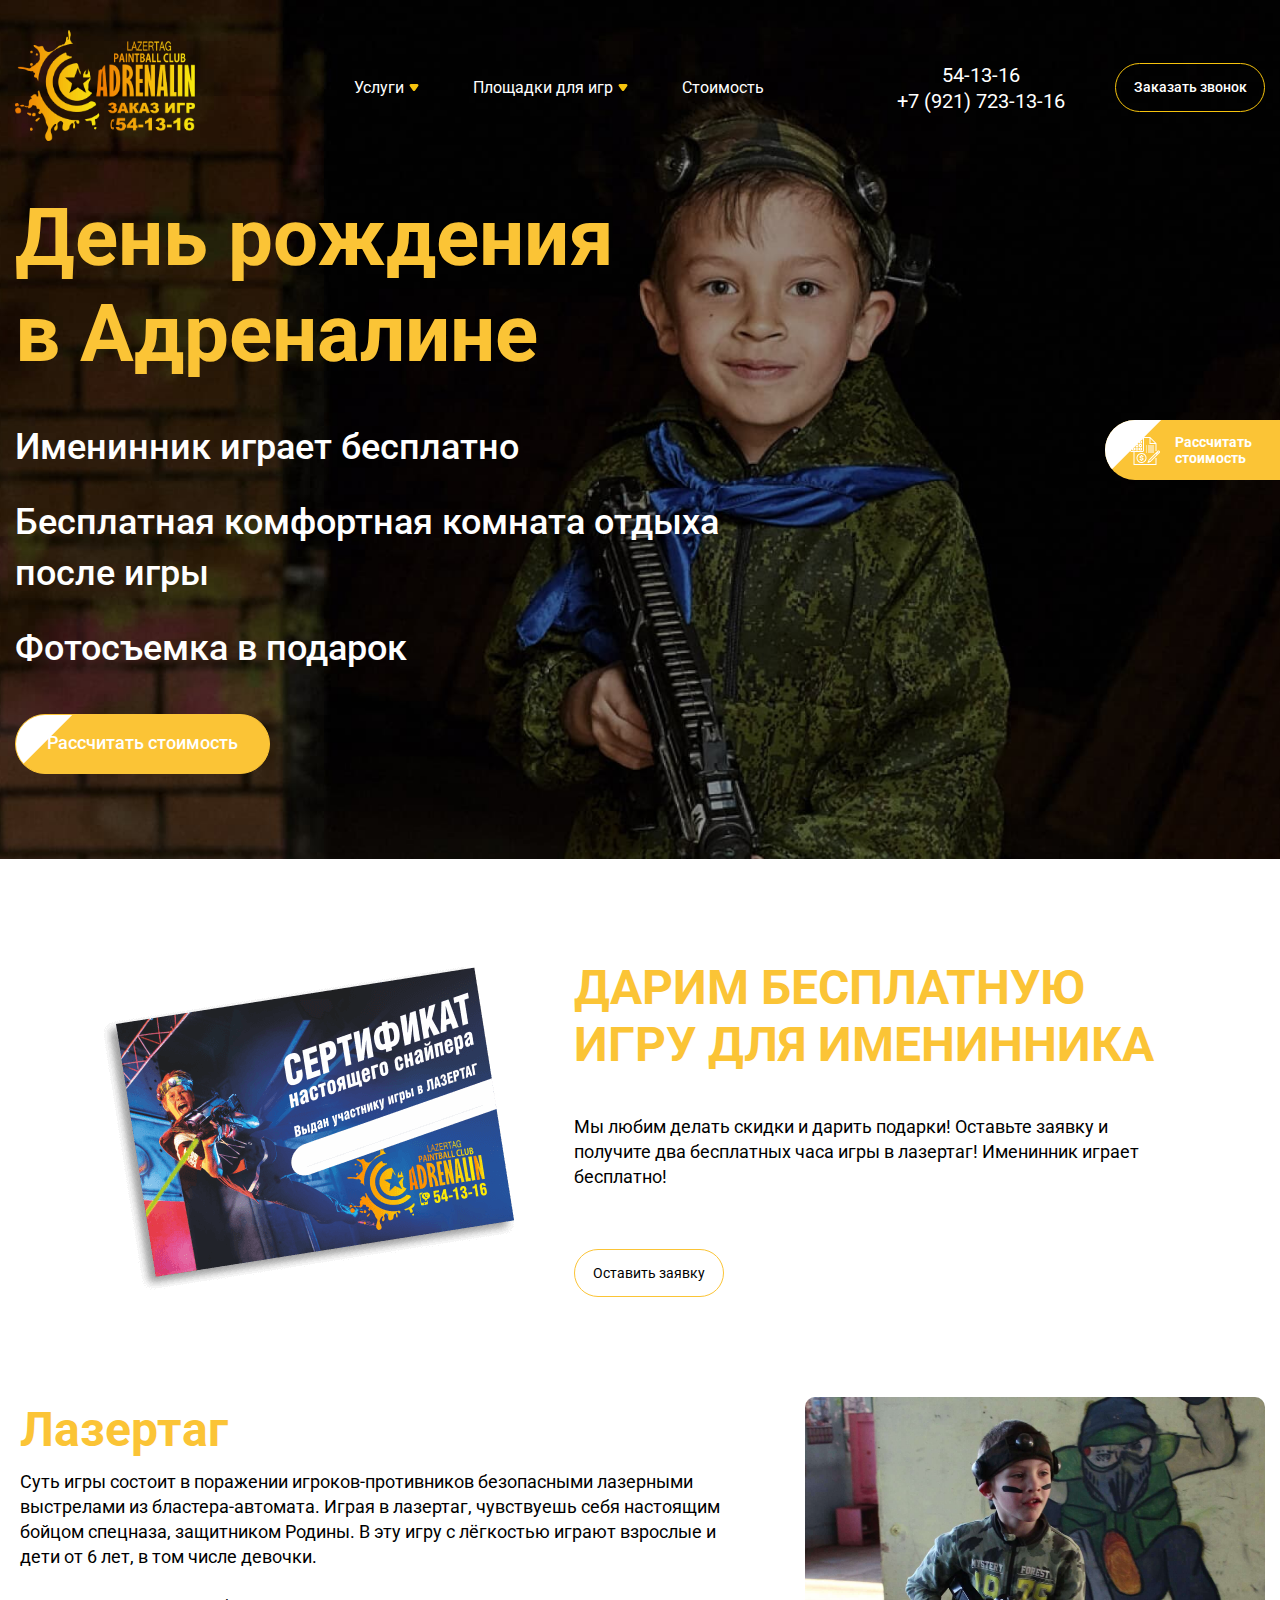
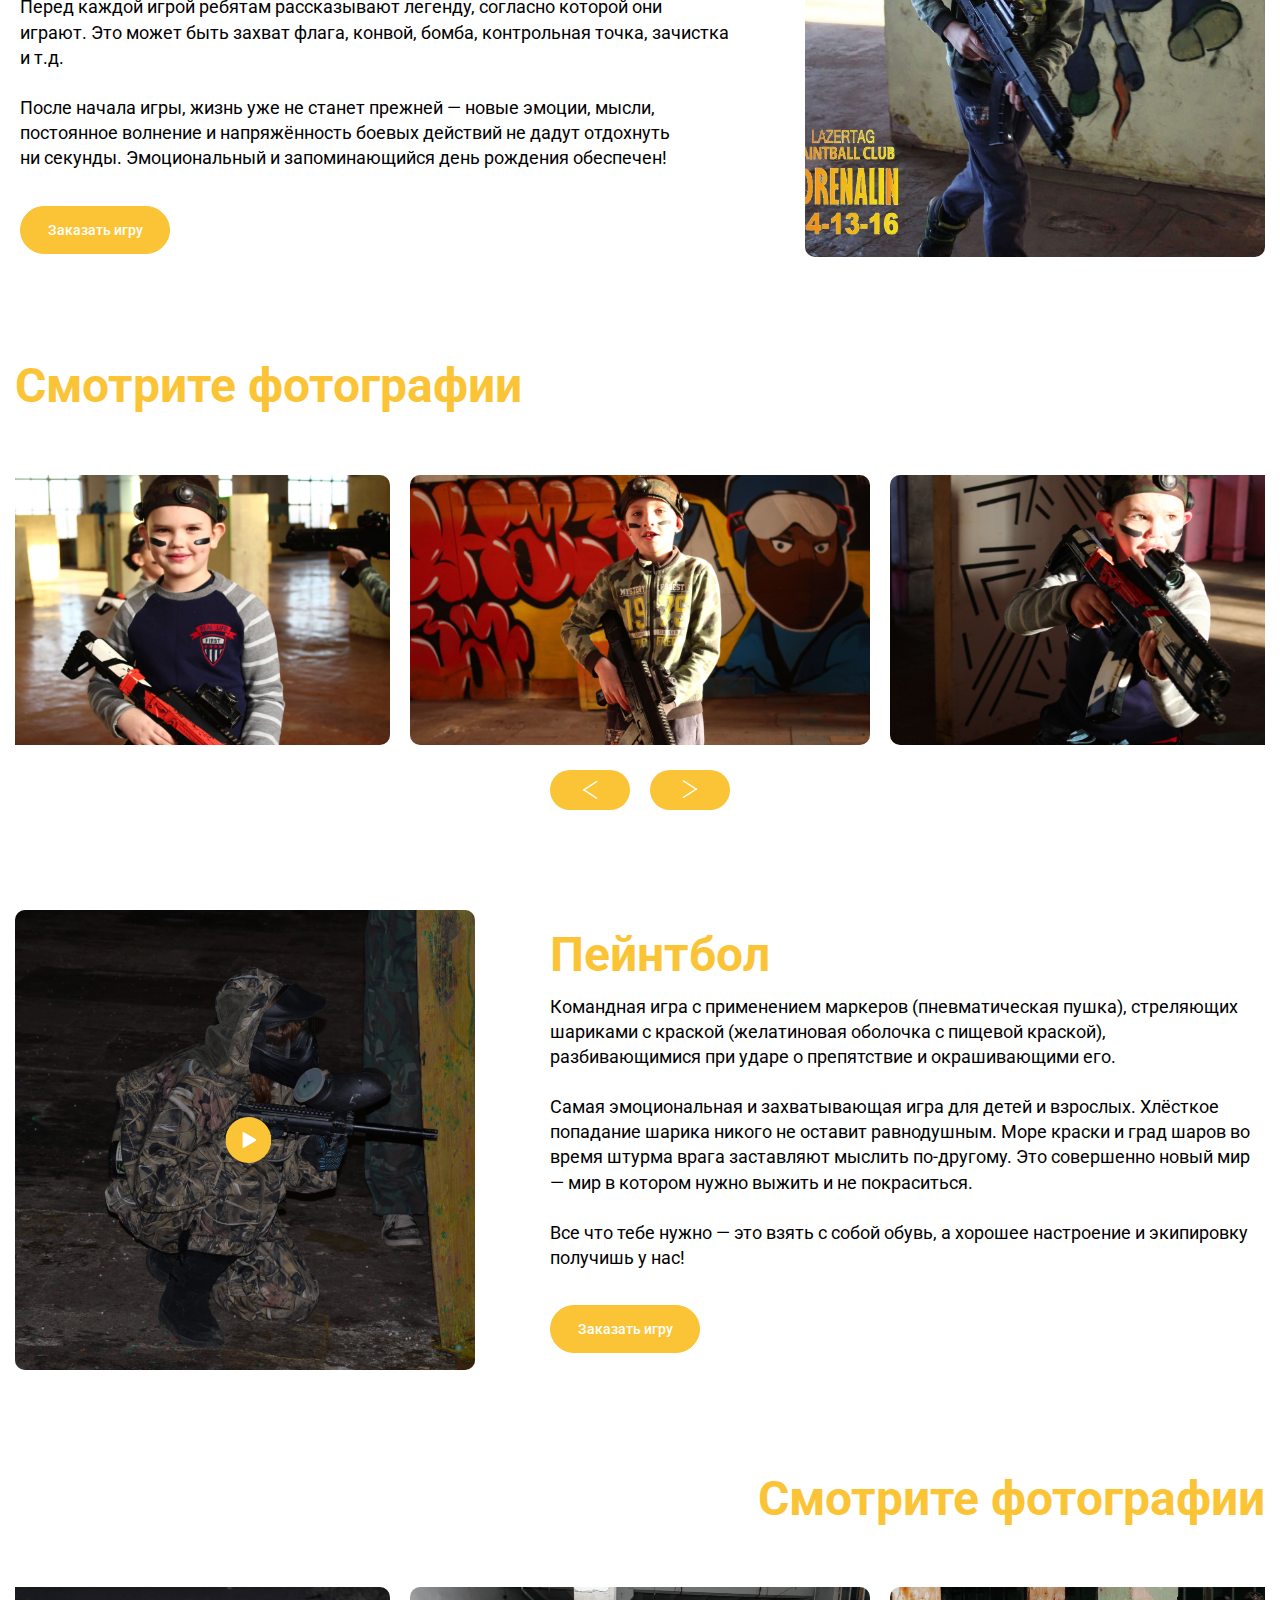
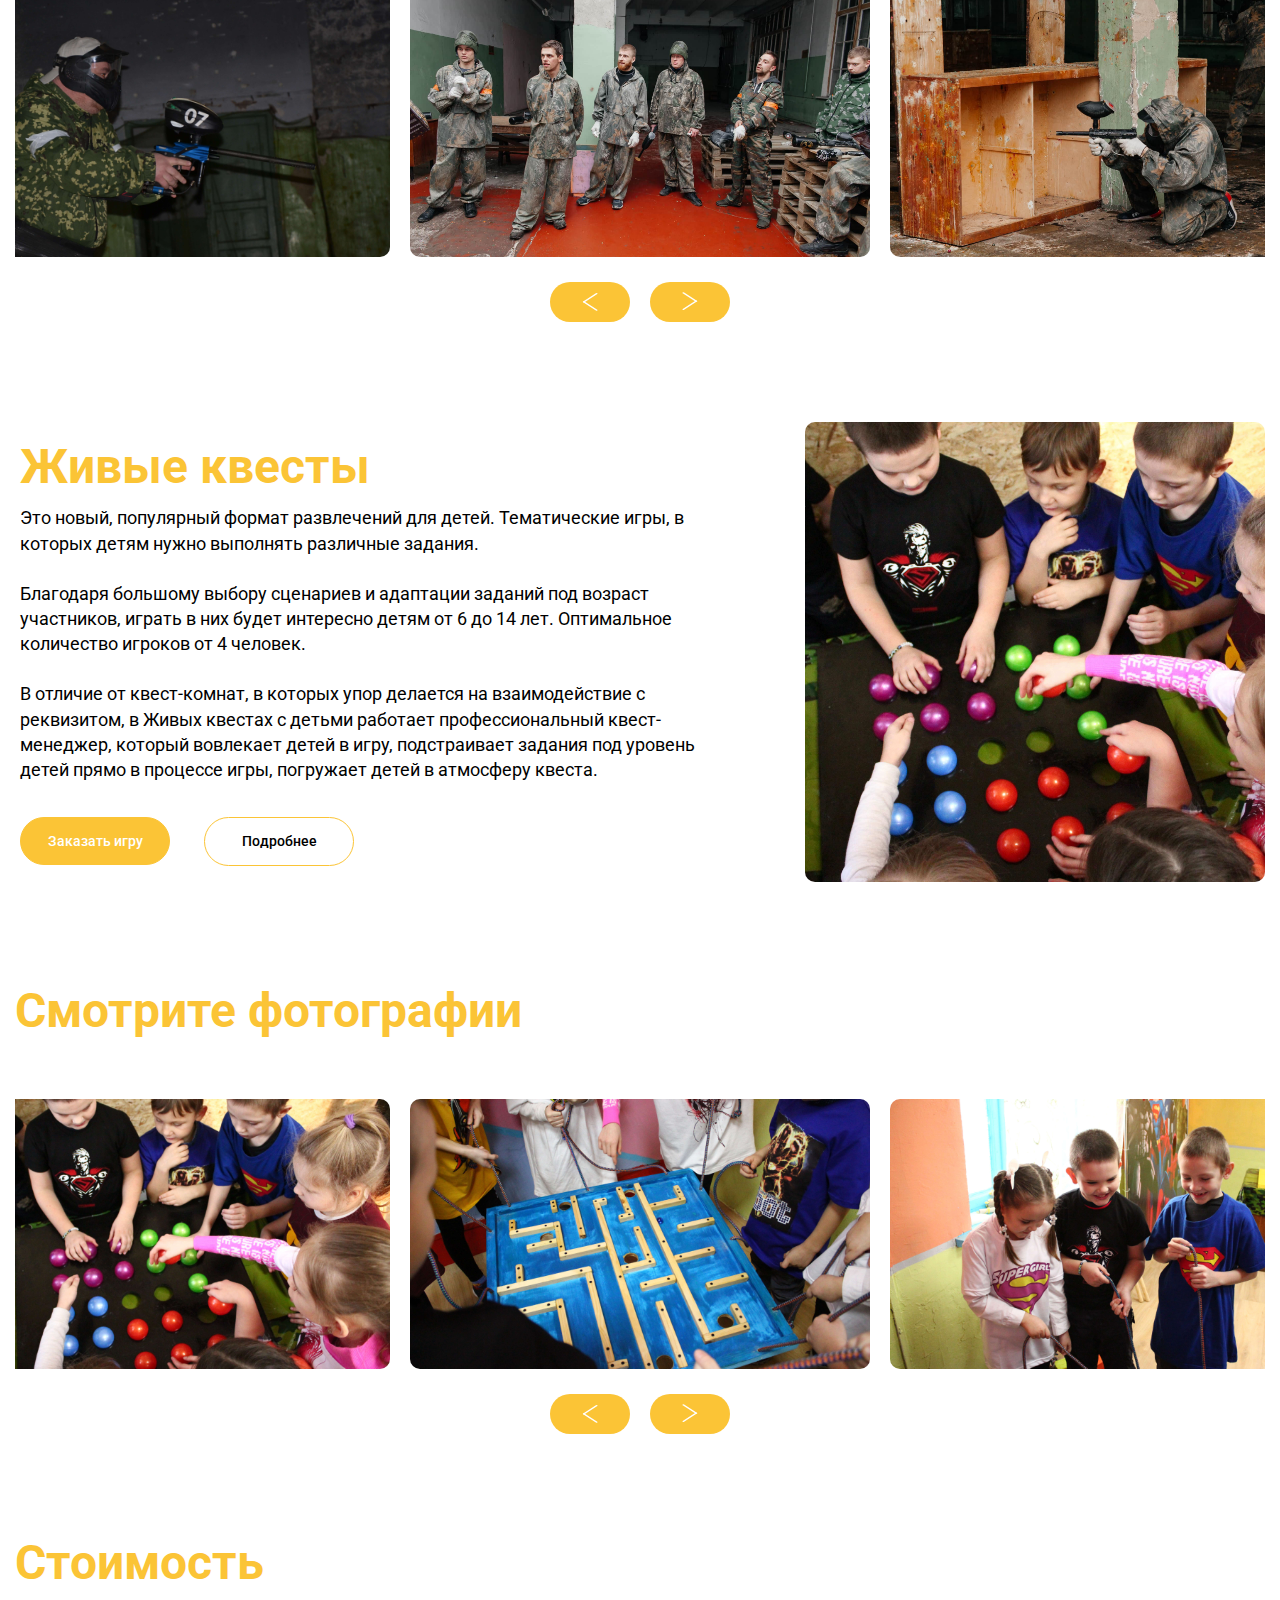
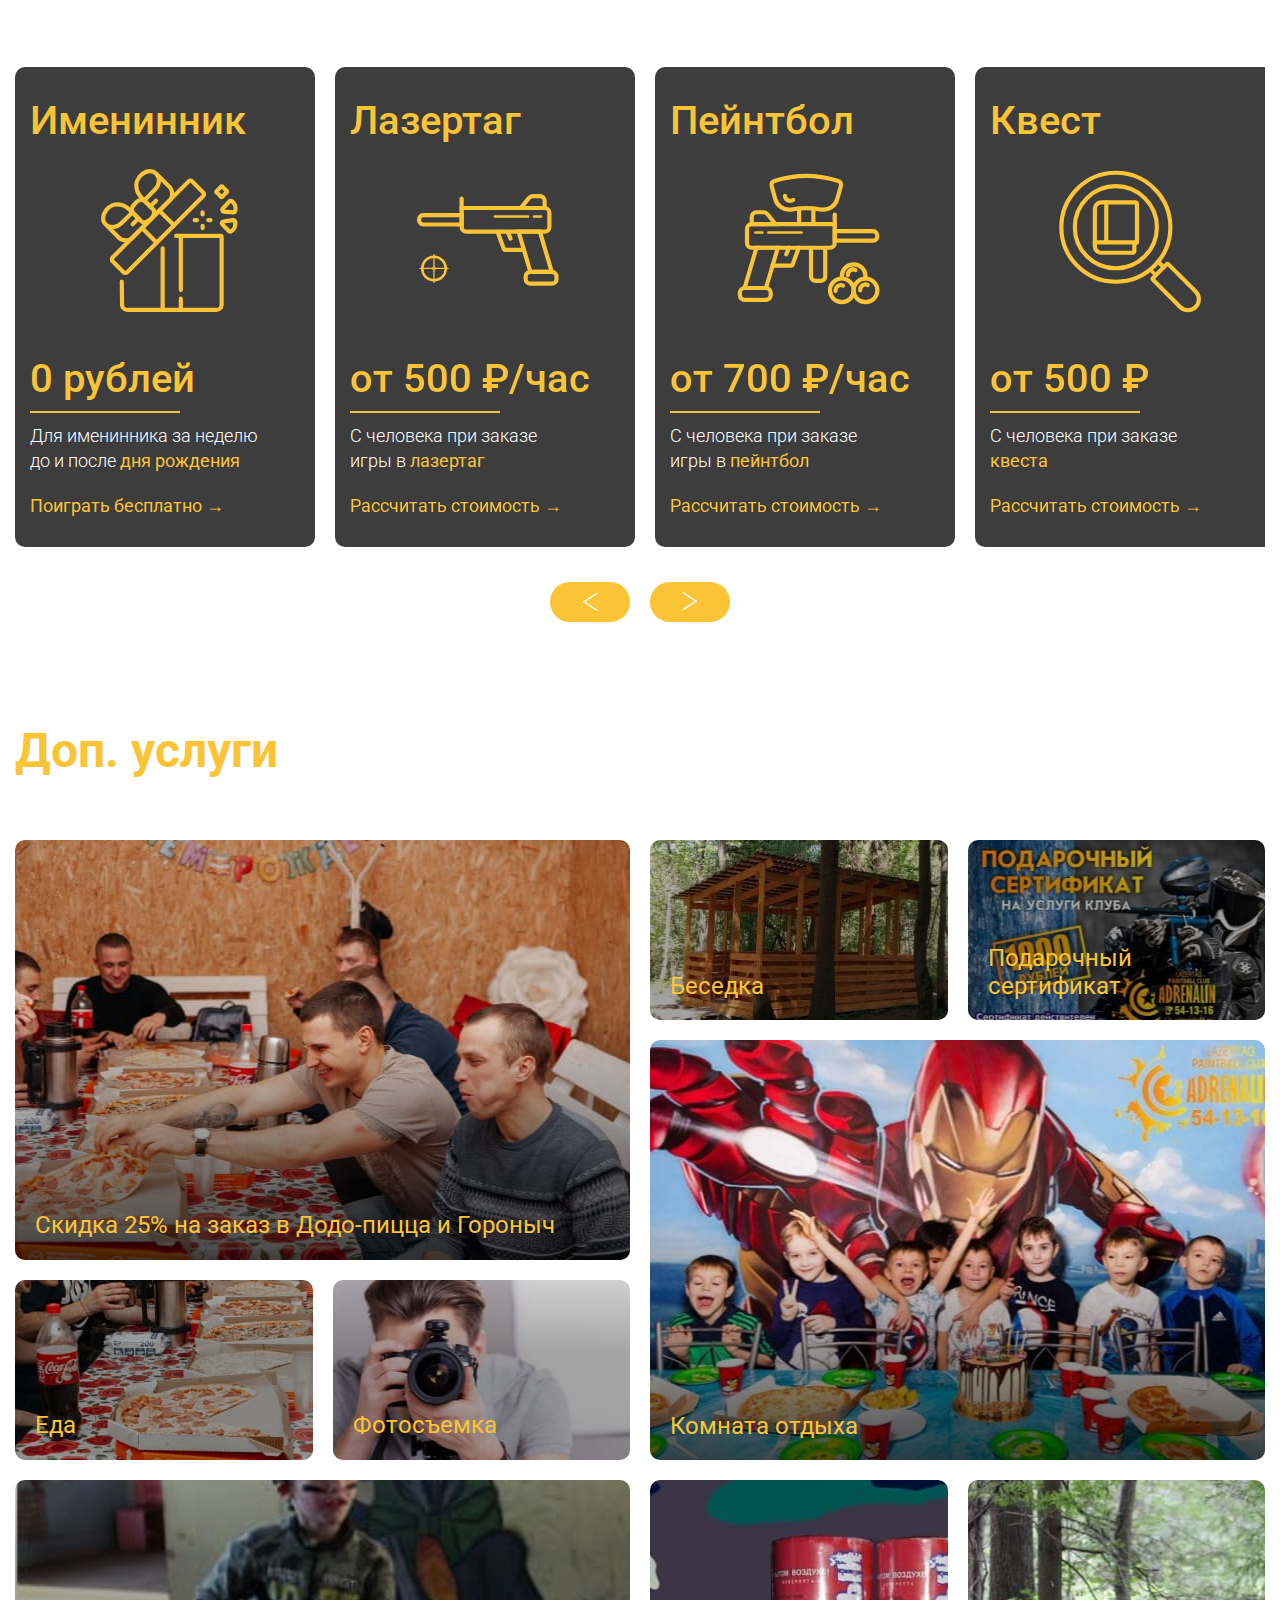
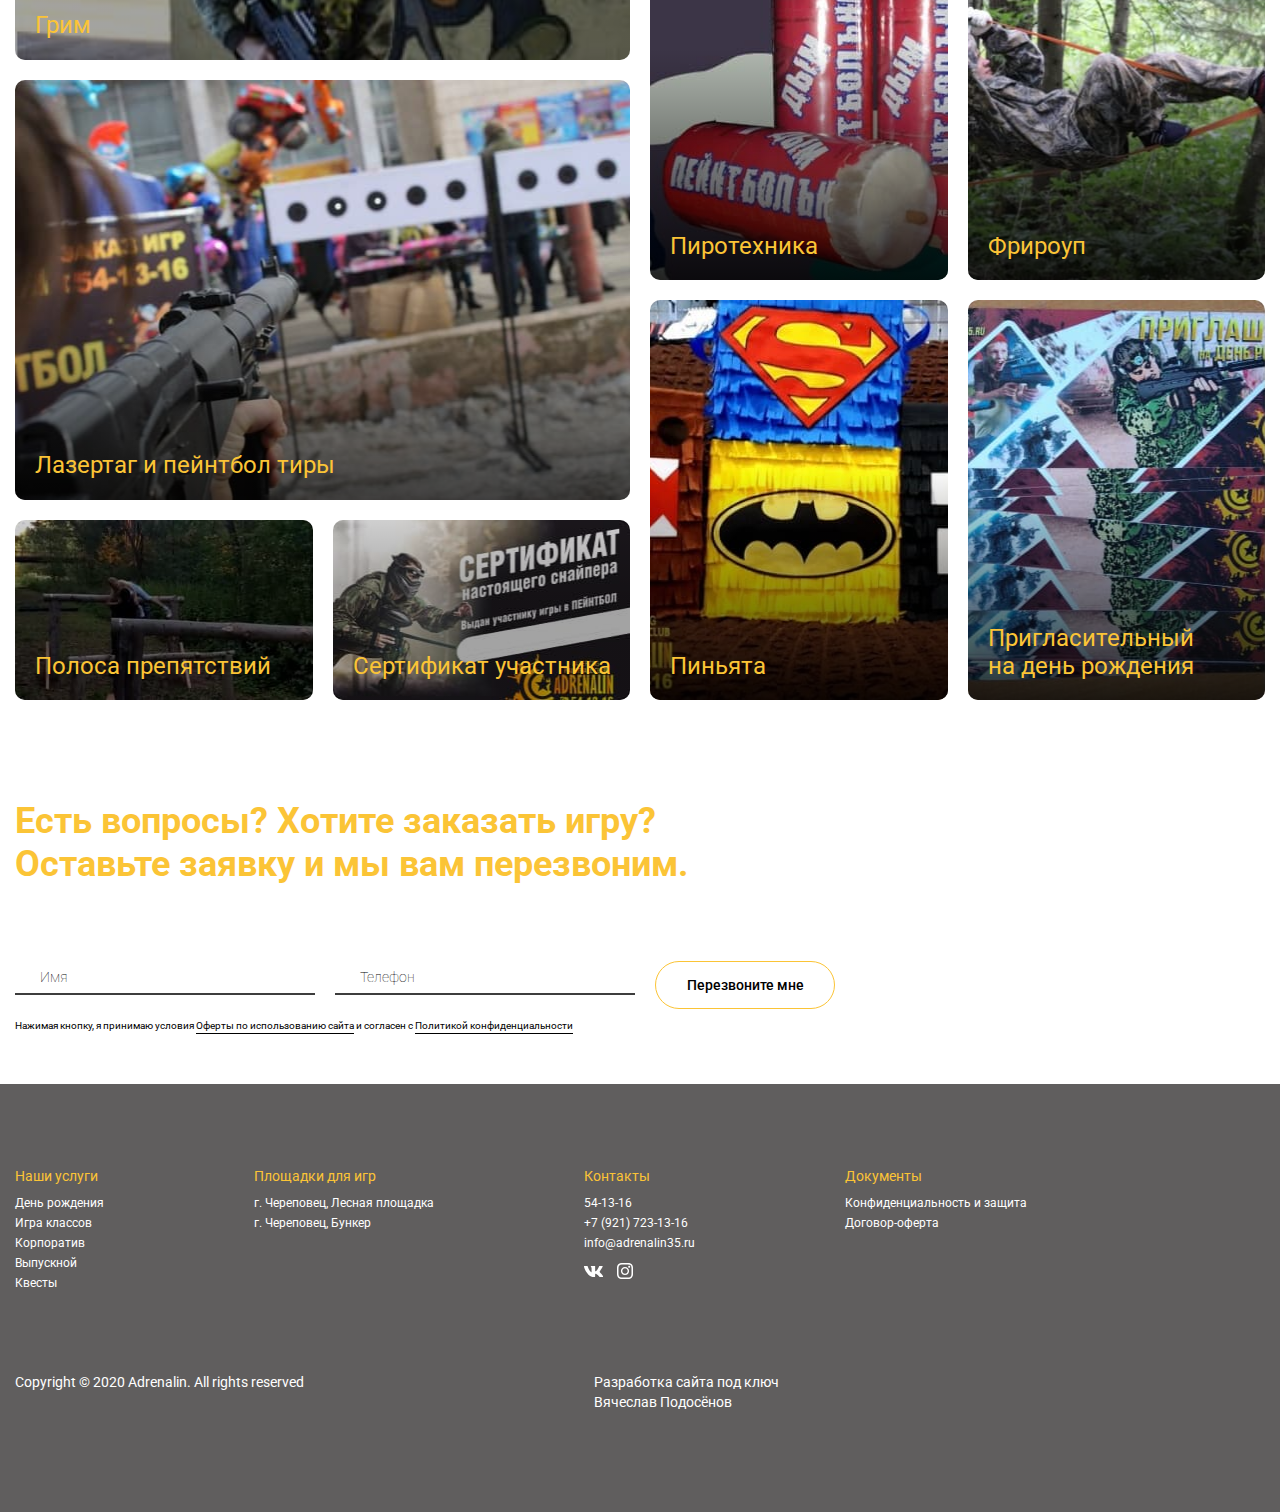
<file: birthday.html>
<!DOCTYPE html>
<html lang="ru">

<head>
  <meta charset="UTF-8">
  <meta name="viewport" content="width=device-width, initial-scale=1.0">
  <meta http-equiv="X-UA-Compatible" content="ie=edge">
  <title>Adrenalin — paintball & lazertag club</title>
  <link rel="shortcut icon" href="./favicon.ico" type="image/x-icon">
  <link rel="stylesheet" href="css/style.min.css">
  <link rel="stylesheet" href="css/jquery.formstyler.css">
</head>

<body class="platform1">
  <div class="overlay" id="overlay"></div>
  <div class="popup main-modal" id="main-modal">
    <div class="popup__close popup-close"></div>
    <div class="main-modal__inner">
      <div class="main-modal__title title3"><span class="yellow">Оставьте заявку</span><br>
        и&nbsp;мы&nbsp;вам перезвоним</div>
      <form class="send-form-mess" action="mailer.php" method="POST">
        <div class="mainform__row">
          <div class="mainform__line">
            <input required class="mainform__field" type="text" id="name5" name="Имя пользователя:">
            <label class="mainform__label" for="name5">Имя</label>
          </div>
          <div class="mainform__line">
            <input required class="mainform__field" type="text" id="phone5" name="Телефон пользователя:">
            <label class="mainform__label" for="phone5">Телефон</label>
          </div>
          <div class="mainform__alert">Нажимая кнопку, я принимаю условия <a href="confidentiality.html">Оферты по
              использованию сайта </a> и&nbsp;согласен с <a href="protect.html">Политикой конфиденциальности</a></div>
          <button class="mainform__btn btn btn-11"><span>Перезвоните мне</span></button>
        </div>
      </form>
    </div>
  </div>
  
  <div class="calc-btn blick-btn popup-btn quiz-play met-btn" data-m-target="Jarlik-sprava" data-popup="quiz">
    <img src="img/calc-btn.png" alt="" class="calc-btn__img">
    <span>
      Рассчитать
      стоимость
    </span>
    <div class="blick-btn__before"></div>
    <div class="blick-btn__after"></div>
  </div>

  <div class="quiz popup" id="quiz">
    <div class="quiz__cost">
      <div class="quiz__cost-text">Ваша скидка</div>
      <div class="quiz__cost-number"><input form="quizForm" class="quiz-discount" name="Размер скидки:" type="text"
                                            value="200" readonly>₽
      </div>
    </div>
    <div class="quiz__close popup__close popup-close"></div>
    <form class="quiz__content form-send" method="post" action="mailer.php" id="quizForm">
      <div class="quiz-item current" data-quiz="1">
        <input type="radio" checked class="dis-none">
        <div class="quiz__title">
          Ответьте на 6 вопросов
          и получите скидку на игру,
          а&nbsp;также индивидуальный расчёт стоимости игры.
        </div>
      </div>
      <div class="quiz-item" data-quiz="2">
        <div class="quiz__title">
          Какой у вас повод для игры?
        </div>
        <div class="quiz-row">
          <div class="quiz-row__info tabs-quiz">
            <div class="quiz__radio tabs-quiz__item current" data-tab="qi1">
              <input id="reason1" name="Тип мероприятия:" type="radio" value="День рождения">
              <label for="reason1">День рождения</label>
            </div>
            <div class="quiz__radio tabs-quiz__item" data-tab="qi2">
              <input id="reason2" name="Тип мероприятия:" type="radio" value="Игра класса/выпускной">
              <label for="reason2">Игра класса/выпускной</label>
            </div>
            <div class="quiz__radio tabs-quiz__item" data-tab="qi3">
              <input id="reason3" name="Тип мероприятия:" type="radio" value="Сборная игра">
              <label for="reason3">Сборная игра</label>
            </div>
            <div class="quiz__radio tabs-quiz__item" data-tab="qi4">
              <input id="reason4" name="Тип мероприятия:" type="radio" value="Корпоратив">
              <label for="reason4">Корпоратив</label>
            </div>
          </div>
          <div class="quiz-tabs">
            <div class="quiz-row__img tabs-inner__item current ibg" id="qi1"
                 style="background-image: url(img/birthday/hero.jpg);"></div>
            <div class="quiz-row__img tabs-inner__item ibg" id="qi2"
                 style="background-image: url(img/game/hero-bg2.jpg);"></div>
            <div class="quiz-row__img tabs-inner__item ibg" id="qi3"
                 style="background-image: url(img/quest/quest-bg.jpg);"></div>
            <div class="quiz-row__img tabs-inner__item ibg" id="qi4"
                 style="background-image: url(img/company/hero.jpg);">
            </div>
          </div>
        </div>
      </div>
      <div class="quiz-item" data-quiz="3">
        <div class="quiz__title">
          Сколько человек планируется?
        </div>
        <div class="quiz-row1">
          <div class="quiz-row1__info">
            <div class="quiz__radio">
              <input id="howmuch1" name="Сколько человек?" type="radio" value="1">
              <label for="howmuch1">1</label>
            </div>
            <div class="quiz__radio">
              <input id="howmuch2" name="Сколько человек?" type="radio" value="до 6">
              <label for="howmuch2">до 6</label>
            </div>
            <div class="quiz__radio">
              <input id="howmuch3" name="Сколько человек?" type="radio" value="6-10">
              <label for="howmuch3">6-10</label>
            </div>
            <div class="quiz__radio">
              <input id="howmuch4" name="Сколько человек?" type="radio" value="10-15">
              <label for="howmuch4">10-15</label>
            </div>
            <div class="quiz__radio any">

              <input id="howmuch5" class="checkform" name="Сколько человек?" type="radio" value="">
              <label for="change_input">
                <input class="quiz-form-text" id="change_input" name="none" type="text"
                       placeholder="Другое">
              </label>
            </div>
          </div>
        </div>
      </div>
      <div class="quiz-item" data-quiz="4">
        <div class="quiz__title">
          Средний возраст участников?
        </div>
        <div class="quiz-row1 quiz-age">
          <div class="quiz-row1__info">
            <div class="quiz__radio">
              <input id="age1" name="Средний возраст участников:" type="radio" value="до 6 лет">
              <label for="age1">до 6 лет</label>
            </div>
            <div class="quiz__radio">
              <input id="age2" name="Средний возраст участников:" type="radio" value="9-11 лет">
              <label for="age2">9-11 лет</label>
            </div>
            <div class="quiz__radio">
              <input id="age3" name="Средний возраст участников:" type="radio" value="15-18 лет">
              <label for="age3">15-18 лет</label>
            </div>
            <div class="quiz__radio">
              <input id="age4" name="Средний возраст участников:" type="radio" value="6 -8 лет">
              <label for="age4">6 -8 лет</label>
            </div>
            <div class="quiz__radio">
              <input id="age5" name="Средний возраст участников:" type="radio" value="12-14 лет">
              <label for="age5">12-14 лет</label>
            </div>
            <div class="quiz__radio">
              <input id="age6" name="Средний возраст участников:" type="radio" value="18+ лет">
              <label for="age6">18+ лет</label>
            </div>
          </div>
        </div>
      </div>
      <div class="quiz-item" data-quiz="5">
        <div class="quiz__title">
          Какую площадку выберете?
        </div>
        <div class="quiz-row2 quiz-platform">
          <div class="quiz-row2__column">
            <input type="radio" name="Площадка:" id="platform1" value="Лесная площадка">
            <label for="platform1">
              <img src="img/quiz/1.png" alt="">
              <span>Лесная площадка</span>
            </label>
          </div>
          <div class="quiz-row2__column">
            <input type="radio" name="Площадка:" id="platform3" value="Бункер">
            <label for="platform3">
              <img src="img/quiz/3.png" alt="">
              <span>Бункер</span>
            </label>
          </div>
          <!-- <div class="quiz-row2__column">
            <input type="radio" name="Площадка:" id="platform2" value="Гоголя, 56 (за ТЦ «Рассвет»)">
            <label for="platform2">
              <img src="img/quiz/2.png" alt="">
              <span>Гоголя, 56 (за ТЦ «Рассвет»)</span>
            </label>
          </div> -->
        </div>
      </div>
      <div class="quiz-item" data-quiz="6">
        <div class="quiz__title">
          Напишите дату и время игры
        </div>
        <div class="quiz-row3 quiz-time">
          <div class="quiz__radio any">
            <input id="data-time" type="radio">
            <label for="change_input2">
              <input id="change_input2" name="Дата проведения:" class="quiz-form-text" type="text"
                     placeholder="Желаемые дата и время игры">
            </label>
          </div>
        </div>
      </div>
      <div class="quiz-item" data-quiz="7">
        <div class="quiz__title">
          Что может понадобиться?
        </div>
        <input type="radio" checked class="dis-none">
        <div class="quiz-end__row">
          <div class="quiz__end-check">
            <input id="check1" name="Гидробол" type="checkbox" value="Есть">
            <label for="check1">Гидробол</label>
          </div>
          <div class="quiz__end-check hgj">
            <input id="check2" name="Полоса препятствий" type="checkbox" value="Есть">
            <label for="check2">Полоса препятствий</label>
          </div>
          <div class="quiz__end-check">
            <input id="check3" name="Ведущая" type="checkbox" value="Есть">
            <label for="check3">Ведущая</label>
          </div>
          <div class="quiz__end-check">
            <input id="check4" name="Пиньята" type="checkbox" value="Есть">
            <label for="check4">Пиньята</label>
          </div>
          <div class="quiz__end-check hgj">
            <input id="check5" name="Сертификат участника" type="checkbox" value="Есть">
            <label for="check5">Сертификат участника</label>
          </div>
          <div class="quiz__end-check">
            <input id="check6" name="Музыка" type="checkbox" value="Есть">
            <label for="check6">Музыка</label>
          </div>
          <div class="quiz__end-check">
            <input id="check7" name="Грим" type="checkbox" value="Есть">
            <label for="check7">Грим</label>
          </div>
          <div class="quiz__end-check hgj">
            <input id="check8" name="Комната отдыха" type="checkbox" value="Есть">
            <label for="check8">Комната отдыха</label>
          </div>
          <div class="quiz__end-check">
            <input id="check9" name="Фрироуп" type="checkbox" value="Есть">
            <label for="check9">Фрироуп</label>
          </div>
          <div class="quiz__end-check">
            <input id="check10" name="Тир" type="checkbox" value="Есть">
            <label for="check10">Тир</label>
          </div>
          <div class="quiz__end-check hgj">
            <input id="check11" name="Пригласительные" type="checkbox" value="Есть">
            <label for="check11">Пригласительные</label>
          </div>
          <div class="quiz__end-check">
            <input id="check12" name="Тимбилдинг" type="checkbox" value="Есть">
            <label for="check12">Тимбилдинг</label>
          </div>
        </div>
      </div>
      <div class="quiz-item" data-quiz="8">
        <div class="quiz__title">
          Оставьте контакты и получите
          расчёт стоимости и скидку
          на&nbsp;игру
        </div>
        <div class="quiz-row4 quiz-contact">
          <div class="quiz__radio any any2">
            <input id="quizName" name="Имя пользователя:" class="quiz-form-text" type="text" required>
            <label for="quizName">Имя</label>
          </div>
          <div class="quiz__radio any any2">
            <input id="quizPhone" name="Телефон:" class="quiz-form-text" type="text" required>
            <label for="quizPhone">Телефон</label>
          </div>
        </div>
        <button type="submit" class="btn quiz-btn-send btn-12"><span>Далее</span></button>
      </div>
    </form>
    <!-- /.quiz__content -->
    <div class="quiz__info">
      <div class="quiz__info-content">
        <button class="quiz__info-prev btn"><span>Назад</span><span class="arr"></span></button>
        <div class="quiz__info-question">Вопрос <span class="quiz__info-start"></span> из <span
                class="quiz__info-end"></span></div>
        <button class="quiz__info-next btn"><span>Далее</span><span class="arr"></span></button>
      </div>
      <div class="quiz__line">
        <div class="quiz__line-complete"></div>
      </div>
    </div>
    <!-- /.quiz__info -->
  </div>
  <!-- /.quiz -->

  <!-- <Шапка сайта> -->
  <header class="header fixed white">
    <div class="container">
      <div class="header__inner">
        <a href="index.html" class="header__logo">
          <img src="img/header/logo.png" alt="">
        </a>
        <div class="header-menu">
          <div class="header-menu__close popup-close">
  
          </div>
          <ul class="header__menu">
            <li class="header__list">
              Услуги
              <ul class="header__submenu">
                <li><a href="birthday.html">День рождения</a></li>
                <li><a href="lasertag.html">Лазертаг</a></li>
                <li><a href="game.html">Игра классов</a></li>
                <li><a href="company.html">Корпоратив</a></li>
                <li><a href="release.html">Выпускной</a></li>
                <li><a href="quest.html">Квесты</a></li>
              </ul>
            </li>
            <li class="header__list">
              Площадки для игр
              <ul class="header__submenu">
                <li><a href="platform1.html">г. Череповец, Лесная площадка</a></li>
                <li><a href="platform3.html">г. Череповец, Бункер</a></li>
                <!-- <li><a href="platform2.html">г. Череповец, ул. Гоголя</a></li> -->
              </ul>
            </li>
            <li class="header__cost"><a href="#">Стоимость</a></li>
          </ul>
        </div>
        <div class="header__col">
          <div class="header__phone">
            <a href="tel:+541316">54-13-16</a>
            <a href="tel:+79217231316">+7 (921) 723-13-16</a>
          </div>
          <button class="header__btn btn btn-11 popup-btn met-btn" data-m-target="Zakaz_zvonka_shapka" data-popup="main-modal"><span>Заказать звонок</span></button>
        </div>
        <div class="header-burger">
          <span></span>
          <span></span>
          <span></span>
        </div>
      </div>
      <!-- /.header__inner -->
    </div>
    <!-- /.container -->
  </header>
  <!-- </Шапка сайта> -->

  <!-- <ГЛАВНЫЙ ЭКРАН ДЕНЬ РОЖДЕНИЯ> -->
  <section class="birthday ibg" style="background-image: url(img/birthday/hero.jpg);">
    <div class="container">
      <div class="birthday__inner">
        <h1 class="birthday__title">День рождения <br>
          в Адреналине</h1>
        <ul class="birthday__list">
          <li>Именинник играет бесплатно</li>
          <li>Бесплатная комфортная комната отдыха после игры</li>
          <li>Фотосъемка в подарок</li>
        </ul>
        <button class="birthday__btn blick-btn btn popup-btn quiz-play met-btn" data-m-target="dr_glavnaya"
          data-popup="quiz">
          <span>Рассчитать стоимость</span>
          <span class="blick-btn__before"></span>
          <span class="blick-btn__after"></span>
        </button>
      </div>
    </div>
    <!-- /.container -->
  </section>
  <!-- </ГЛАВНЫЙ ЭКРАН ДЕНЬ РОЖДЕНИЯ> -->

  <!-- <БОНУС> -->
  <section class="bonus sect">
    <div class="container">
      <div class="bonus__inner">
        <div class="bonus__img">
          <img src="img/birthday/bonus.png" alt="">
        </div>
        <div class="bonus__info">
          <h2 class="bonus__title title">ДАРИМ БЕСПЛАТНУЮ
            ИГРУ ДЛЯ ИМЕНИННИКА</h2>
          <p class="bonus__text">Мы любим делать скидки и дарить подарки! Оставьте заявку и получите два бесплатных часа
            игры в лазертаг! Именинник играет бесплатно!</p>
          <button class="bonus__btn btn btn-11 popup-btn met-btn" data-m-target="dr_sertifikat"
            data-popup="main-modal"><span>Оставить заявку</span></button>
        </div>
      </div>
      <!-- /.bonus__inner -->
    </div>
    <!-- /.container -->
  </section>
  <!-- </БОНУС> -->

  <!-- <ЛАЗЕРТАГ> -->
  <section class="blockinfo sect">
    <div class="container">
      <div class="blockinfo__inner">
        <div class="blockinfo__info">
          <h2 class="blockinfo__title title">Лазертаг</h2>
          <p class="blockinfo__text">Суть игры состоит в поражении игроков-противников безопасными лазерными выстрелами
            из бластера-автомата. Играя в лазертаг, чувствуешь себя настоящим бойцом спецназа, защитником Родины. В эту
            игру с лёгкостью играют взрослые
            и дети от 6 лет, в том числе девочки.</p>
          <p class="blockinfo__text"> Перед каждой игрой ребятам рассказывают легенду, согласно которой они играют. Это
            может быть захват флага, конвой, бомба, контрольная точка, зачистка и т.д. </p>
          <p class="blockinfo__text">После начала игры, жизнь уже не станет прежней — новые эмоции, мысли, постоянное
            волнение и напряжённость боевых действий не дадут отдохнуть ни секунды. Эмоциональный и запоминающийся день
            рождения обеспечен!</p>
          <button class="blockinfo__btn btn btn-12 popup-btn" data-popup="main-modal"><span>Заказать
              игру</span></button>
        </div>
        <!-- /.blockinfo__info -->
        <div class="blockinfo__video blockinfo__info-2 ibg" style="background-image: url(img/lazertag-video.jpg);">
        </div>
        <!-- /.blockinfo__video -->
      </div>
      <!-- /.blockinfo__inner -->
    </div>
    <!-- /.container -->
  </section>
  <!-- </ЛАЗЕРТАГ> -->

  <!-- <ФОТО> -->
  <section class="photo sect">
    <div class="container">
      <h2 class="photo__titile title">Смотрите фотографии</h2>
    </div>
    <!-- /.container -->
    <div class="container-big">
      <div class="photo__slider slider-main">
        <div class="photo__item ibg" style="background-image: url(img/birthday/lazertag/2.jpg);"></div>
        <div class="photo__item ibg" style="background-image: url(img/birthday/lazertag/3.jpg);"></div>
        <div class="photo__item ibg" style="background-image: url(img/birthday/lazertag/2.jpg);"></div>
        <div class="photo__item ibg" style="background-image: url(img/birthday/lazertag/1.jpg);"></div>
      </div>
      <!-- /.photo__slider -->
    </div>
  </section>
  <!-- </ФОТО> -->

  <!-- <ЛАЗЕРТАГ> -->
  <section class="blockinfo sect">
    <div class="container">
      <div class="blockinfo__inner">
        <div class="blockinfo__info order-1">
          <h2 class="blockinfo__title title">Пейнтбол</h2>
          <p class="blockinfo__text">Командная игра с применением маркеров (пневматическая пушка), стреляющих шариками с
            краской (желатиновая оболочка с пищевой краской), разбивающимися при ударе о препятствие и окрашивающими
            его.</p>
          <p class="blockinfo__text">Самая эмоциональная и захватывающая игра для детей и взрослых. Хлёсткое попадание
            шарика никого не оставит равнодушным. Море краски и град шаров во время штурма врага заставляют мыслить
            по-другому. Это совершенно новый мир — мир в котором нужно выжить и не покраситься.</p>
          <p class="blockinfo__text"> Все что тебе нужно — это взять с собой обувь, а хорошее настроение
            и экипировку получишь у нас!</p>
          <button class="blockinfo__btn btn btn-12 popup-btn met-btn" data-m-target="dr_paintball"
            data-popup="main-modal"><span>Заказать игру</span></button>
        </div>
        <!-- /.blockinfo__info -->
        <div class="blockinfo__video ibg" style="background-image: url(img/birthday/paintball/7.jpg);">
          <a href="https://youtu.be/U-1WOclIHNc"  rel="nofollow" target="_blank" class="video">
            <div class="video__click">
              <div class="video__click-body"></div>
            </div>
            <button class="video__btn">Смотреть видео</button>
          </a>
        </div>
        <!-- /.blockinfo__video -->
      </div>
      <!-- /.blockinfo__inner -->
    </div>
    <!-- /.container -->
  </section>
  <!-- </ЛАЗЕРТАГ> -->

  <!-- <ФОТО> -->
  <section class="photo sect">
    <div class="container">
      <h2 class="photo__titile title right">Смотрите фотографии</h2>
    </div>
    <!-- /.container -->
    <div class="container-big">
      <div class="photo__slider slider-main">
        <div class="photo__item ibg" style="background-image: url(img/birthday/paintball/1.jpg);"></div>
        <div class="photo__item ibg" style="background-image: url(img/birthday/paintball/2.jpg);"></div>
        <div class="photo__item ibg" style="background-image: url(img/birthday/paintball/3.jpg);"></div>
        <div class="photo__item ibg" style="background-image: url(img/birthday/paintball/4.jpg);"></div>
        <div class="photo__item ibg" style="background-image: url(img/birthday/paintball/5.jpg);"></div>
        <div class="photo__item ibg" style="background-image: url(img/birthday/paintball/6.jpg);"></div>
        <div class="photo__item ibg" style="background-image: url(img/birthday/paintball/7.jpg);"></div>
        <div class="photo__item ibg" style="background-image: url(img/birthday/paintball/8.jpg);"></div>
        <div class="photo__item ibg" style="background-image: url(img/birthday/paintball/9.jpg);"></div>
        <div class="photo__item ibg" style="background-image: url(img/birthday/paintball/10.jpg);"></div>
        <div class="photo__item ibg" style="background-image: url(img/birthday/paintball/11.jpg);"></div>
        <div class="photo__item ibg" style="background-image: url(img/birthday/paintball/12.jpg);"></div>
      </div>
      <!-- /.photo__slider -->
    </div>
  </section>
  <!-- </ФОТО> -->

  <!-- <ЛАЗЕРТАГ> -->
  <section class="blockinfo sect">
    <div class="container">
      <div class="blockinfo__inner">
        <div class="blockinfo__info">
          <h2 class="blockinfo__title title">Живые квесты</h2>
          <p class="blockinfo__text">Это новый, популярный формат развлечений для детей. Тематические игры, в которых
            детям нужно выполнять различные задания.</p>
          <p class="blockinfo__text">Благодаря большому выбору сценариев и адаптации заданий под возраст участников,
            играть в них будет интересно детям от 6 до 14 лет. Оптимальное количество игроков от 4 человек.</p>
          <p class="blockinfo__text">В отличие от квест-комнат, в которых упор делается на взаимодействие с реквизитом,
            в Живых квестах с детьми работает профессиональный квест-менеджер, который вовлекает детей в игру,
            подстраивает задания под уровень детей прямо в процессе игры, погружает детей в атмосферу квеста.</p>
          <button class="blockinfo__btn btn btn-12 popup-btn met-btn" data-m-target="dr_quest"
            data-popup="main-modal"><span>Заказать игру</span></button>
          <a href="quest.html" class="blockinfo__btn2 btn btn-11"><span>Подробнее</span></a>
        </div>
        <!-- /.blockinfo__info -->
        <div class="blockinfo__video blockinfo__info-2 ibg" style="background-image: url(img/quest-video.jpg);">
        </div>
        <!-- /.blockinfo__video -->
      </div>
      <!-- /.blockinfo__inner -->
    </div>
    <!-- /.container -->
  </section>
  <!-- </ЛАЗЕРТАГ> -->

  <!-- <ФОТО> -->
  <section class="photo sect">
    <div class="container">
      <h2 class="photo__titile title">Смотрите фотографии</h2>
    </div>
    <!-- /.container -->
    <div class="container-big">
      <div class="photo__slider slider-main">
        <div class="photo__item ibg" style="background-image: url(img/birthday/quest/1.jpg);"></div>
        <div class="photo__item ibg" style="background-image: url(img/birthday/quest/2.jpg);"></div>
        <div class="photo__item ibg" style="background-image: url(img/birthday/quest/3.jpg);"></div>
        <div class="photo__item ibg" style="background-image: url(img/birthday/quest/4.jpg);"></div>
        <div class="photo__item ibg" style="background-image: url(img/birthday/quest/5.jpg);"></div>
        <div class="photo__item ibg" style="background-image: url(img/birthday/quest/6.jpg);"></div>
      </div>
      <!-- /.photo__slider -->
    </div>
  </section>
  <!-- </ФОТО> -->

  <!-- <СТОИМОСТЬ> -->
  <section class="cost sect" id="cost-point">
    <div class="container">
      <h2 class="cost__title title title_r">Стоимость</h2>
      <div class="cost__list">
        <div class="cost__item cost-item-anim popup-btn quiz-play met-btn" data-m-target="glavnaya_stoimost" data-popup="main-modal">
          <div class="cost__item-title">Именинник</div>
          <div class="cost__item-img anim" id="anim3" data-anims="2">
            <!-- <img src="img/cost/1.svg" alt=""> -->
          </div>
          <h3 class="cost__item-heading">0 рублей</h3>
          <p class="cost__item-text">
            Для именинника за неделю<br>
            до и после <span>дня рождения</span>
          </p>
          <div class="cost__item-btn">Поиграть бесплатно →</div>
        </div>
        <!-- /.cost__item -->
        <div class="cost__item cost-item-anim popup-btn quiz-play met-btn" data-m-target="glavnaya_stoimost"  data-popup="quiz">
          <div class="cost__item-title">Лазертаг</div>
          <div class="cost__item-img anim" id="anim1" data-anims="0">
            <!-- <img src="img/cost/2.svg" alt=""> -->
          </div>
          <h3 class="cost__item-heading">от 500 ₽/час</h3>
          <p class="cost__item-text">
            С человека при заказе<br>
            игры в <span>лазертаг</span>
          </p>
          <div class="cost__item-btn">Рассчитать стоимость →</div>
        </div>
        <!-- /.cost__item -->
        <div class="cost__item cost-item-anim popup-btn quiz-play met-btn" data-m-target="glavnaya_stoimost"  data-popup="quiz">
          <div class="cost__item-title">Пейнтбол</div>
          <div class="cost__item-img anim" id="anim2" data-anims="1">
            <!-- <img src="img/cost/3.svg" alt=""> -->
          </div>
          <h3 class="cost__item-heading">от 700 ₽/час</h3>
          <p class="cost__item-text">
            С человека при заказе<br>
            игры в <span>пейнтбол</span>
          </p>
          <div class="cost__item-btn">Рассчитать стоимость →</div>
        </div>
        <!-- /.cost__item -->
        <div class="cost__item cost-item-anim popup-btn quiz-play met-btn" data-m-target="glavnaya_stoimost"  data-popup="quiz">
          <div class="cost__item-title">Квест</div>
          <div class="cost__item-img anim" id="anim4" data-anims="3">
            <!-- <img src="img/cost/4.svg" alt=""> -->
          </div>
          <h3 class="cost__item-heading">от 500 ₽</h3>
          <p class="cost__item-text">
            С человека при заказе<br>
            <span>квеста</span>
          </p>
          <div class="cost__item-btn">Рассчитать стоимость →</div>
        </div>
        <!-- /.cost__item -->
      </div>
      <!-- /.cost__list -->
    </div>
    <!-- /.container -->
  </section>
  <!-- </СТОИМОСТЬ> -->

    <!-- <ДОПОЛНИТЕЛЬНЫЕ УСЛУГИ> -->
  <div class="services-add sect">
    <div class="container">
      <h2 class="services-add__title title">Доп. услуги</h2>
      <div class="services-add__row row row-top">
        <div class="row__left">
          <div class="column-big ibg" style="background-image: url(img/servicesadd/1.jpg);">
            <div class="services-add__item">
              <h4 class="services-add__item-title">Скидка 25% на заказ в Додо-пицца и Гороныч</h4>
              <p class="services-add__item-text">У нас вы можете заказать еду и напитки в Додо-пицца
                или Горыныч со скидкой в 25%.</p>
            </div>
            <!-- /.services-add__item -->
          </div>
          <!-- /.column-big -->
          <div class="column-little ibg" style="background-image: url(img/servicesadd/2.jpg);">
            <div class="services-add__item">
              <h4 class="services-add__item-title">Еда</h4>
              <p class="services-add__item-text">Вы можете принести угощения с&nbsp;собой или доверить это нам</p>
            </div>
            <!-- /.services-add__item -->
          </div>
          <!-- /.column-little -->
          <div class="column-little ibg" style="background-image: url(img/servicesadd/3.jpg);">
            <div class="services-add__item">
              <h4 class="services-add__item-title">Фотосъемка</h4>
              <p class="services-add__item-text">На каждой игре проводится бесплатная фотосъёмка</p>
            </div>
            <!-- /.services-add__item -->
          </div>
          <!-- /.column-little -->
        </div>
        <!-- /.row__left -->
        <div class="row__right">
          <div class="column-little ibg" style="background-image: url(img/servicesadd/4.jpg);">
            <div class="services-add__item">
              <h4 class="services-add__item-title">Беседка</h4>
              <p class="services-add__item-text">На полигоне есть беседка, где
                можно отдохнуть, пообщаться и&nbsp;поесть шашлыки</p>
            </div>
            <!-- /.services-add__item -->
          </div>
          <!-- /.column-little -->
          <div class="column-little ibg" style="background-image: url(img/servicesadd/5.jpg);">
            <div class="services-add__item">
              <h4 class="services-add__item-title">Подарочный сертификат</h4>
              <p class="services-add__item-text">У нас вы можете приобрести
                подарочные сертификаты на любую сумму</p>
            </div>
            <!-- /.services-add__item -->
          </div>
          <!-- /.column-little -->
          <div class="column-big ibg" style="background-image: url(img/servicesadd/6.jpg);">
            <div class="services-add__item">
              <h4 class="services-add__item-title">Комната отдыха</h4>
              <p class="services-add__item-text">У нас есть специально оборудованные комнаты отдыха, где после войны можно отдохнуть, перевести дух и продолжить отмечать праздник со своими товарищами по оружию</p>
            </div>
            <!-- /.services-add__item -->
          </div>
          <!-- /.column-big -->
        </div>
        <!-- /.row__right -->
      </div>
      <!-- /.services-add__row -->
      <div class="services-add__row row">
        <div class="row__left">
          <div class="column-little ibg" style="background-image: url(img/servicesadd/7.jpg); width: 100%">
            <div class="services-add__item">
              <h4 class="services-add__item-title">Грим</h4>
              <p class="services-add__item-text">Мы можем сделать
                для вас специальную боевую раскраску</p>
            </div>
            <!-- /.services-add__item -->
          </div>
          <!-- /.column-little -->
          <!--            <div class="column-little ibg" style="background-image: url(img/servicesadd/8.jpg);">-->
          <!--              <div class="services-add__item">-->
          <!--                <h4 class="services-add__item-title">Гидробол</h4>-->
          <!--                <p class="services-add__item-text">Это активная командная игра, в которой для поражения противника используется оружие, заряженное шариками из гидрогеля.</p>-->
          <!--              </div>-->
          <!--              &lt;!&ndash; /.services-add__item &ndash;&gt;-->
          <!--            </div>-->
          <!-- /.column-little -->
          <div class="column-big ibg" style="background-image: url(img/servicesadd/9.jpg);">
            <div class="services-add__item">
              <h4 class="services-add__item-title">Лазертаг и пейнтбол тиры</h4>
              <p class="services-add__item-text">Устанавливаем специальные тиры для стрельбы по ним
                из оружия, предназначенного для лазертага или пейнтбола</p>
            </div>
            <!-- /.services-add__item -->
          </div>
          <!-- /.column-big -->
          <div class="column-little ibg" style="background-image: url(img/servicesadd/10.jpg);">
            <div class="services-add__item">
              <h4 class="services-add__item-title">Полоса препятствий</h4>
              <p class="services-add__item-text">Полоса местности, оборудованная различными препятствиями и инженерными сооружениями.</p>
            </div>
            <!-- /.services-add__item -->
          </div>
          <!-- /.column-little -->
          <div class="column-little ibg" style="background-image: url(img/servicesadd/11.jpg);">
            <div class="services-add__item">
              <h4 class="services-add__item-title">Сертификат участника</h4>
              <p class="services-add__item-text">У нас вы можете приобрести
                сертификаты участника для&nbsp;всех ваших гостей</p>
            </div>
            <!-- /.services-add__item -->
          </div>
          <!-- /.column-little -->
        </div>
        <!-- /.row__left -->
        <div class="row__right">
          <div class="column-middle ibg" style="background-image: url(img/servicesadd/12.jpg);">
            <div class="services-add__item">
              <h4 class="services-add__item-title">Пиротехника</h4>
              <p class="services-add__item-text">У&nbsp;нас вы можете приобрести
                гранаты&nbsp;и&nbsp;дымы, которые
                прошли&nbsp;обязательную
                сертификацию</p>
            </div>
            <!-- /.services-add__item -->
          </div>
          <!-- /.column-middle -->
          <div class="column-middle ibg" style="background-image: url(img/servicesadd/13.jpg);">
            <div class="services-add__item">
              <h4 class="services-add__item-title">Фрироуп</h4>
              <p class="services-add__item-text">Это преодоление дистанций, созданных на деревьях или искусственных опорах</p>
            </div>
            <!-- /.services-add__item -->
          </div>
          <!-- /.column-middle -->
          <div class="column-middle ibg" style="background-image: url(img/servicesadd/14.jpg);">
            <div class="services-add__item">
              <h4 class="services-add__item-title">Пиньята</h4>
              <p class="services-add__item-text">Это фигура наполненная внутри конфетами, которую именинник разбивает битой после игры.</p>
            </div>
            <!-- /.services-add__item -->
          </div>
          <!-- /.column-middle -->
          <div class="column-middle ibg" style="background-image: url(img/servicesadd/15.jpg);">
            <div class="services-add__item">
              <h4 class="services-add__item-title">Пригласительный
                на&nbsp;день&nbsp;рождения</h4>
              <p class="services-add__item-text">У&nbsp;нас вы можете приобрести
                пригласительные для&nbsp;всех
                ваших&nbsp;гостей</p>
            </div>
            <!-- /.services-add__item -->
          </div>
          <!-- /.column-middle -->
        </div>
        <!-- /.row__right -->
      </div>
      <!-- /.services-add__row -->
      <a href="#" class="btn-more slider-game__btn">Ещё услуги</a>
    </div>
    <!-- /.container -->
  </div>
    <!-- </ДОПОЛНИТЕЛЬНЫЕ УСЛУГИ> -->

  <!-- <ФОРМА ОБРАТНОЙ СВЯЗИ> -->
  <section class="mainform sect">
    <div class="container">
      <div class="mainform__inner">
        <h2 class="mainform__title title3 yellow">Есть вопросы? Хотите&nbsp;заказать&nbsp;игру?
          Оставьте заявку и мы вам перезвоним.</h2>
        <form action="mailer.php" method="POST" class="send-form-mess2">
          <div class="mainform__row">
            <div class="mainform__line">
              <input required class="mainform__field" type="text" id="name" name="Имя пользователя:">
              <label class="mainform__label" for="name">Имя</label>
            </div>
            <div class="mainform__line">
              <input required class="mainform__field" type="text" id="phone" name="Телефон пользователя:">
              <label class="mainform__label" for="phone">Телефон</label>
            </div>
            <button class="mainform__btn btn btn-11"><span>Перезвоните мне</span></button>
          </div>
        </form>
        <div class="mainform__alert">Нажимая кнопку, я принимаю условия <a href="confidentiality.html">Оферты по
            использованию сайта </a> и
          согласен с <a href="protect.html">Политикой конфиденциальности</a></div>
      </div>
      <!-- /.mainform__inner -->
    </div>
    <!-- /.container -->
  </section>
  <!-- </ФОРМА ОБРАТНОЙ СВЯЗИ> -->

  <!-- <ПОДВАЛ САЙТА> -->
  <footer class="footer">
    <div class="container">
      <div class="footer__inner">
        <div class="footer__column">
          <h5 class="footer__title">Наши услуги</h5>
          <ul class="footer__list">
            <li class="footer__list-item"><a href="birthday.html">День рождения</a></li>
            <li class="footer__list-item"><a href="game.html">Игра классов</a></li>
            <li class="footer__list-item"><a href="company.html">Корпоратив</a></li>
            <li class="footer__list-item"><a href="release.html">Выпускной</a></li>
            <li class="footer__list-item"><a href="quest.html">Квесты</a></li>
          </ul>
        </div>
        <!-- /.footer__column -->
        <div class="footer__column">
          <h5 class="footer__title">Площадки для игр</h5>
          <ul class="footer__list">
            <li class="footer__list-item"><a href="platform1.html">г. Череповец, Лесная площадка</a></li>
            <li class="footer__list-item"><a href="platform3.html">г. Череповец, Бункер</a></li>
            <!-- <li class="footer__list-item"><a href="platform2.html">г. Череповец, ул. Гоголя</a></li> -->
          </ul>
        </div>
        <!-- /.footer__column -->
        <div class="footer__column">
          <h5 class="footer__title">Контакты</h5>
          <ul class="footer__list">
            <li class="footer__list-item"><a href="tel:+541316">54-13-16</a></li>
            <li class="footer__list-item"><a href="tel:+79217231316">+7 (921) 723-13-16</a></li>
            <li class="footer__list-item"><a href="mailto:info@adrenalin35.ru">info@adrenalin35.ru</a></li>
          </ul>
          <div class="footer__list-social">
            <a href="https://vk.com/adrenalinpaintball"  rel="nofollow" target="_blank"><span class="footer__list-social-img ibg"></span></a>
            <a href="https://www.instagram.com/_adrenalin35_/"  rel="nofollow" target="_blank"><span class="footer__list-social-img ibg"></span></a>
          </div>
        </div>
        <div class="footer__column">
          <h5 class="footer__title">Документы</h5>
          <ul class="footer__list">
            <li class="footer__list-item"><a href="protect.html">Конфиденциальность и защита</a></li>
            <li class="footer__list-item"><a href="confidentiality.html">Договор-оферта</a></li>
          </ul>
        </div>
        <!-- /.footer__column -->
      </div>
      <!-- /.footer__inner -->
      <div class="footer__info">
        <p class="footer__copy">Copyright © 2020 Adrenalin. All rights reserved</p>
        <a href="https://vk.com/vpodosenov"  rel="nofollow" target="_blank" class="development-link"><span>Разработка сайта под ключ <br>Вячеслав Подосёнов</span></a>
      </div>
      <!-- /.footer__info -->
    </div>
    <!-- /.container -->
  </footer>
  <!-- </ПОДВАЛ САЙТА> -->

  <script src="https://ajax.googleapis.com/ajax/libs/jquery/3.4.1/jquery.min.js"></script>
  <script src="js/custom.js"></script>
  <script src="js/libs.min.js"></script>
  <script src="js/main-min.js"></script>
  
    <!-- Yandex.Metrika counter -->
  
    <script type="text/javascript">
      (function (m, e, t, r, i, k, a) {
        m[i] = m[i] || function () {
          (m[i].a = m[i].a || []).push(arguments)
        };
  
        m[i].l = 1 * new Date();
        k = e.createElement(t), a = e.getElementsByTagName(t)[0], k.async = 1, k.src = r, a.parentNode.insertBefore(k,
          a)
      })
  
      (window, document, "script", "https://mc.yandex.ru/metrika/tag.js", "ym");
  
      ym(57870985, "init", {
  
        clickmap: true,
  
        trackLinks: true,
  
        accurateTrackBounce: true,
  
        webvisor: true
  
      });
    </script>
  
    <noscript>
      <div><img src="https://mc.yandex.ru/watch/57870985" style="position:absolute; left:-9999px;" alt="" /></div>
    </noscript>
  
    <!-- /Yandex.Metrika counter -->
</body>

</html>
</file>
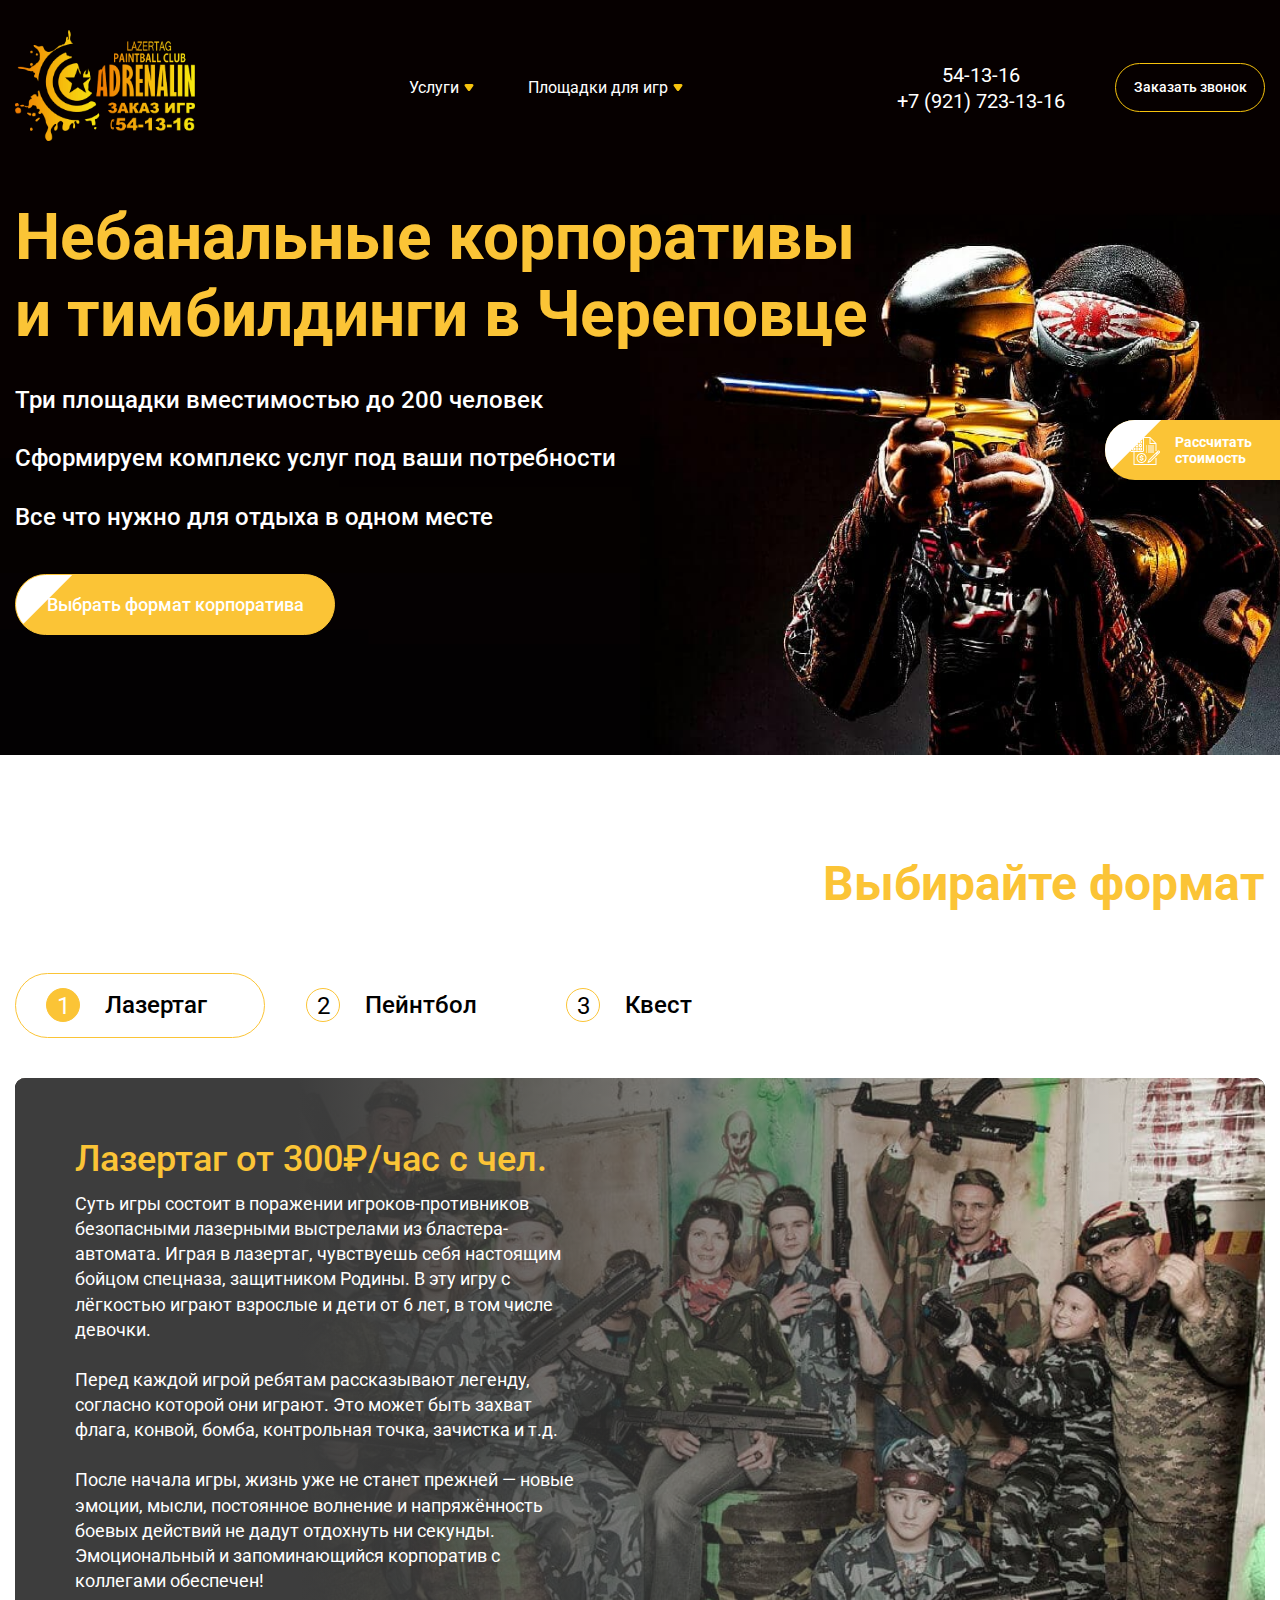
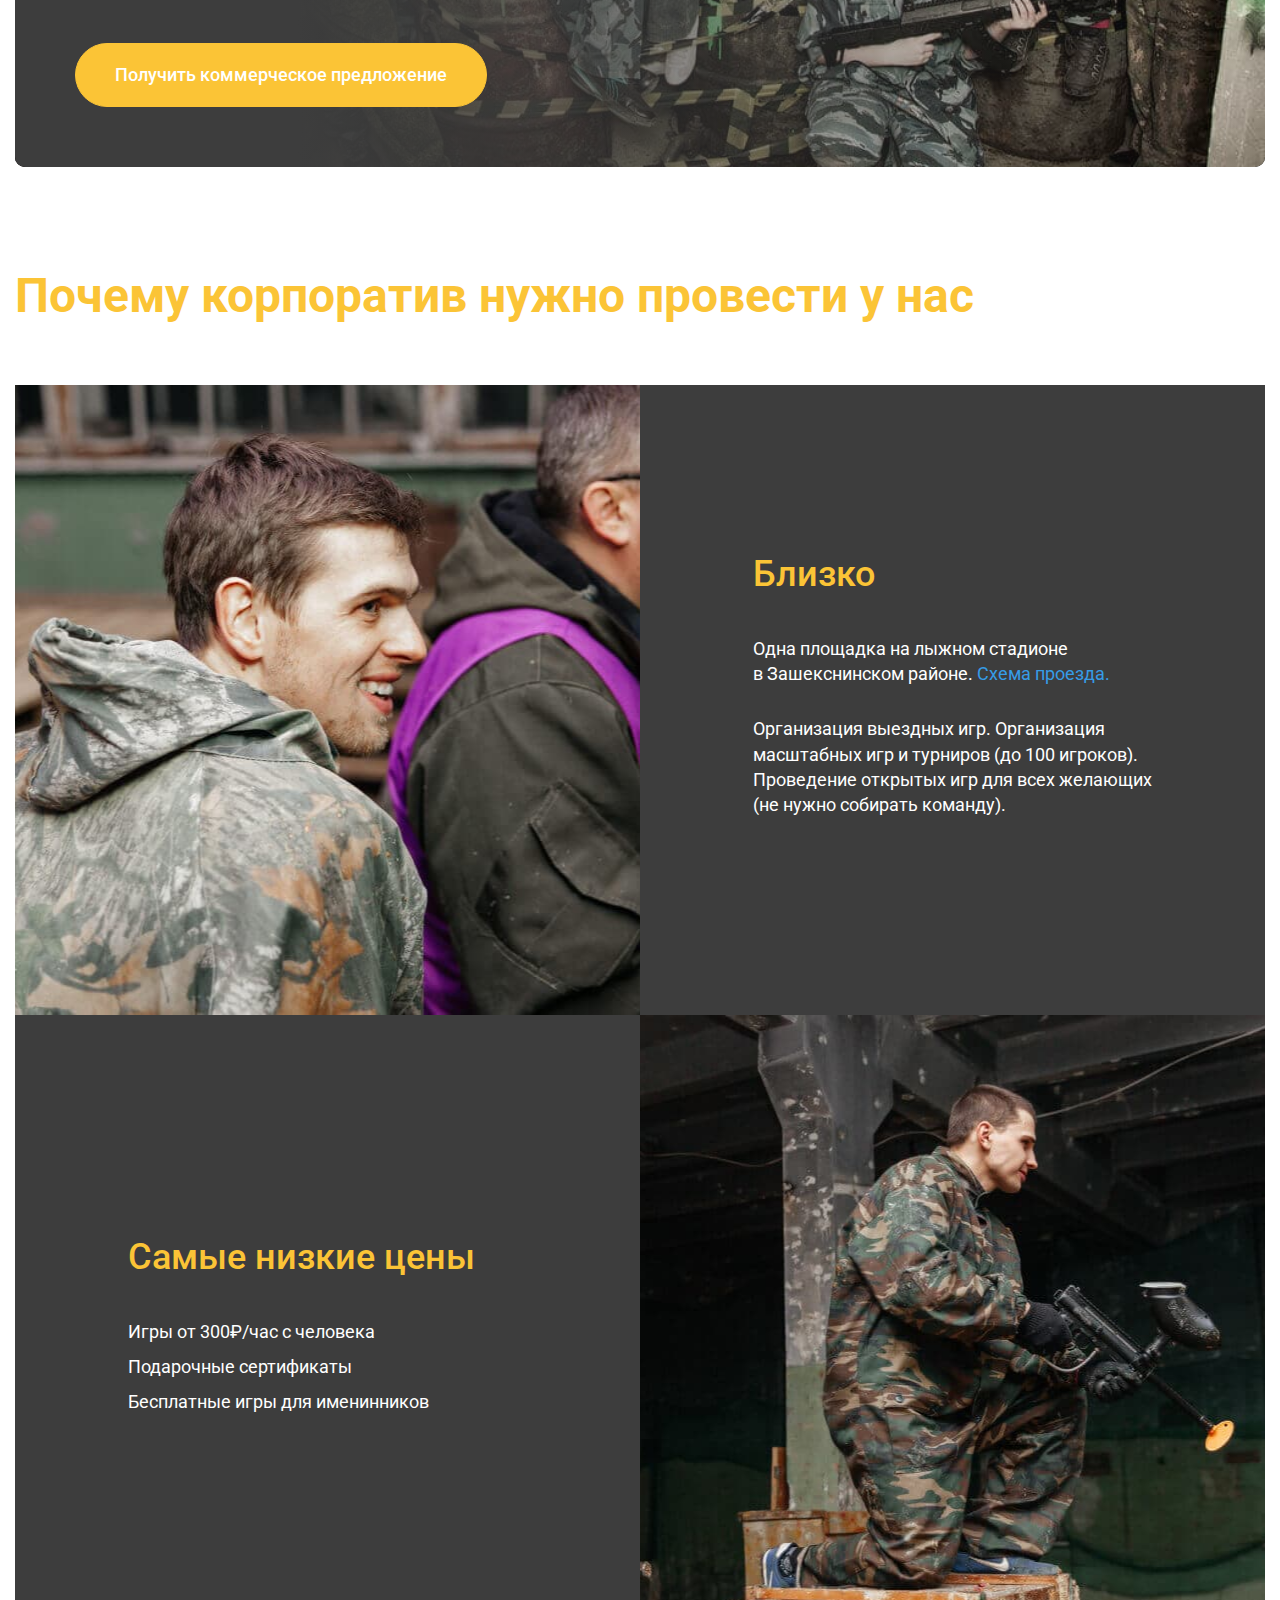
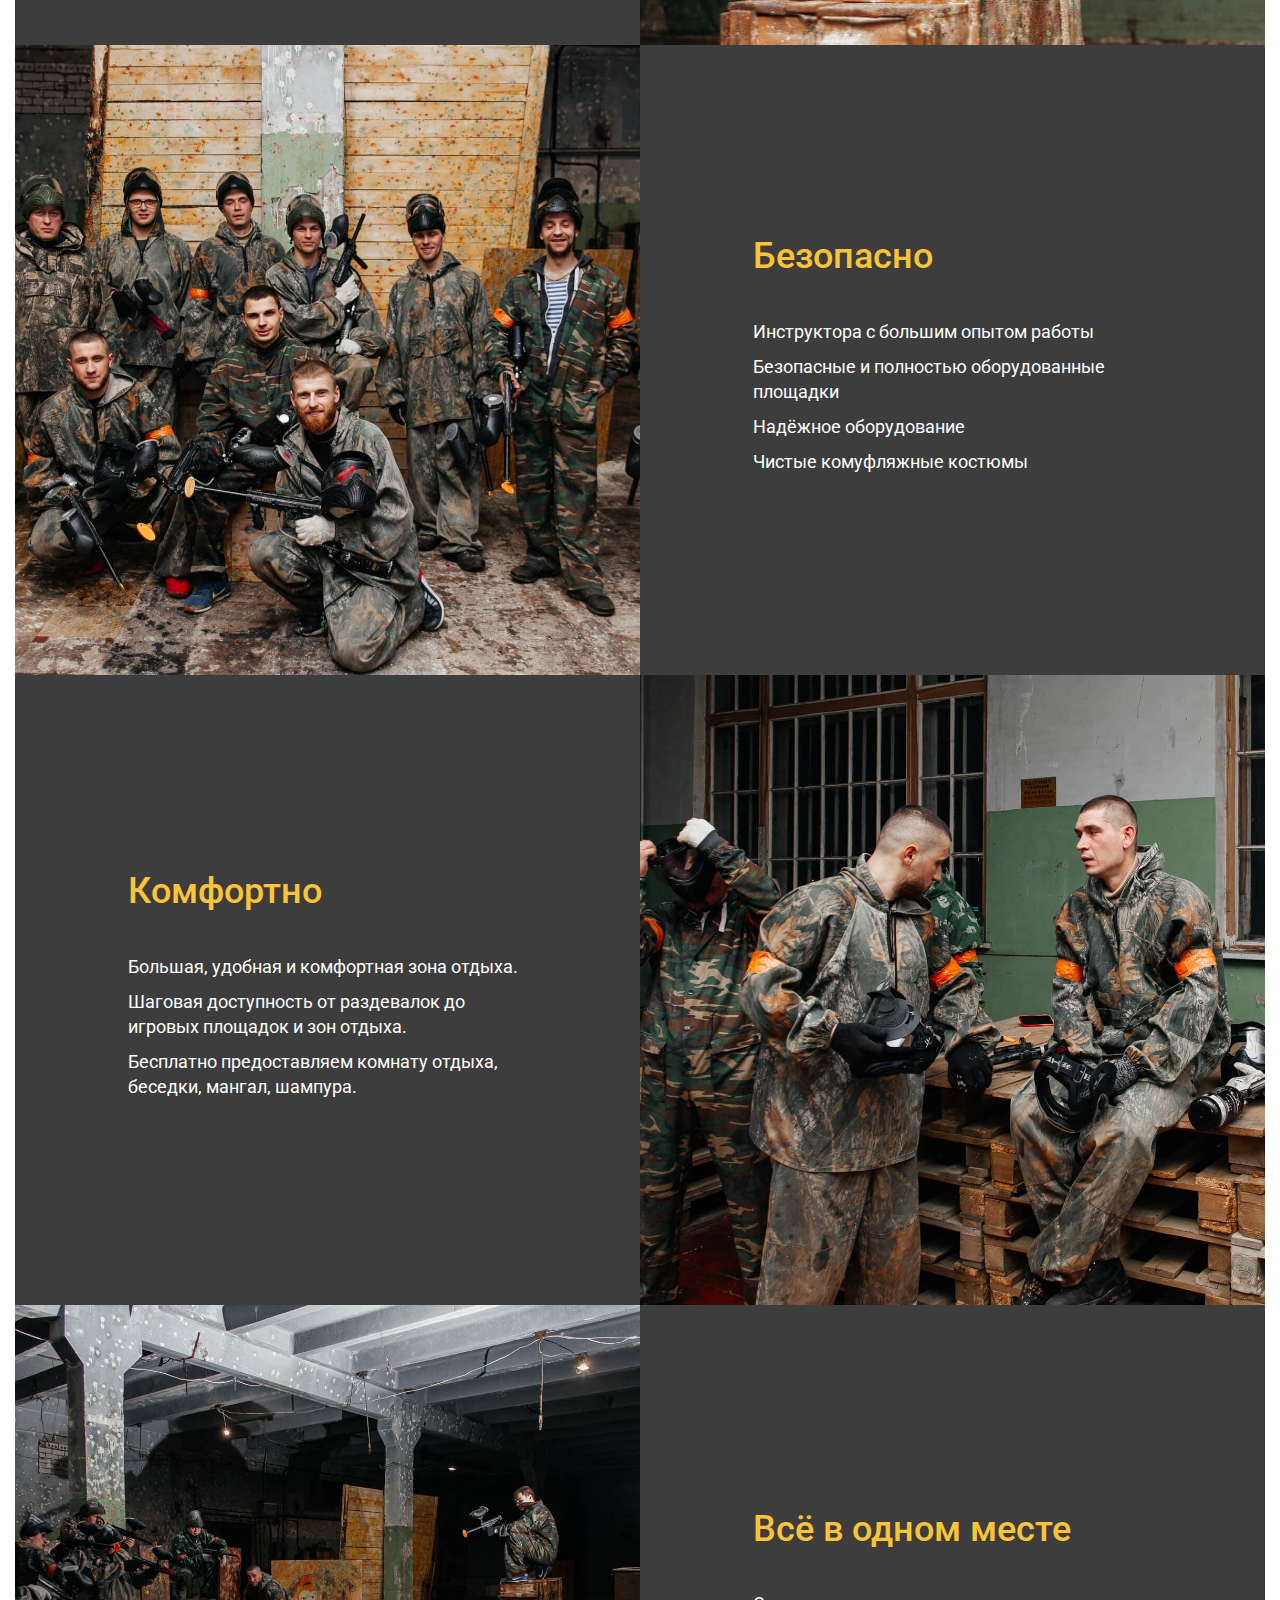
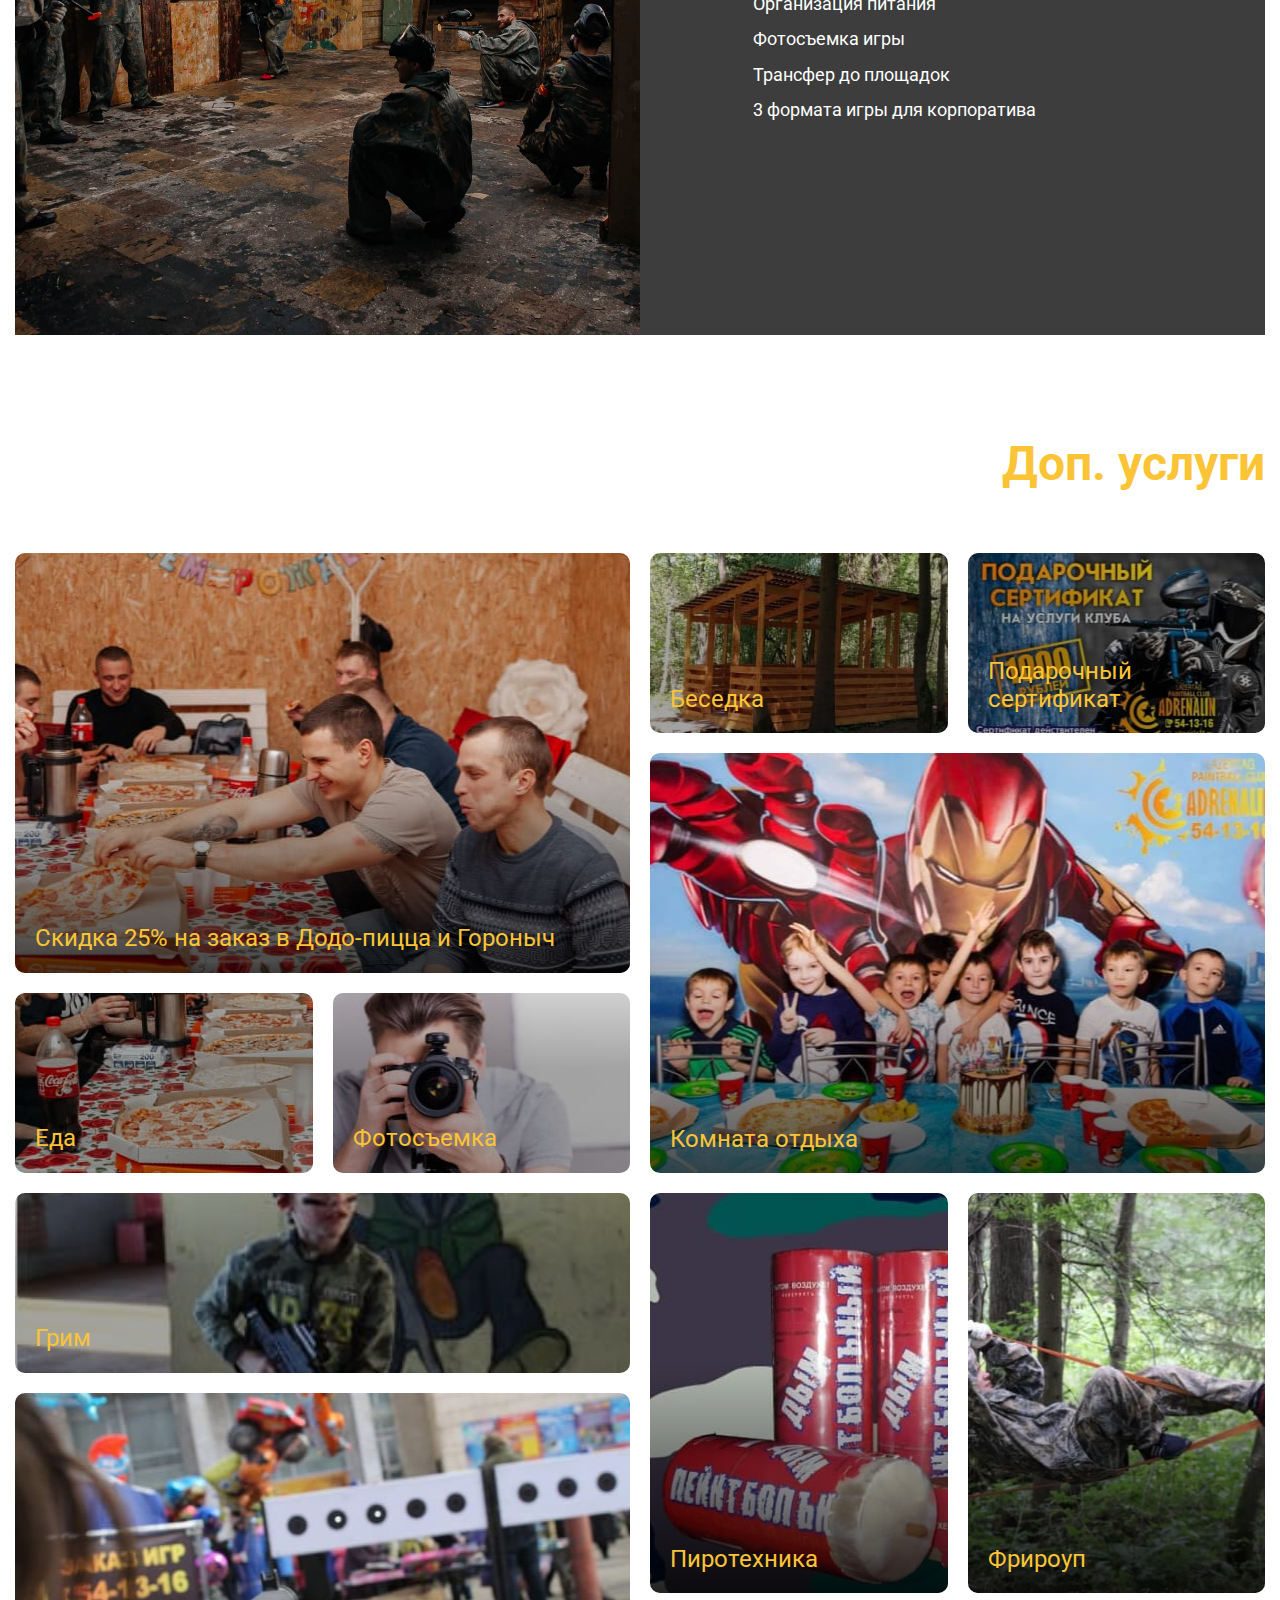
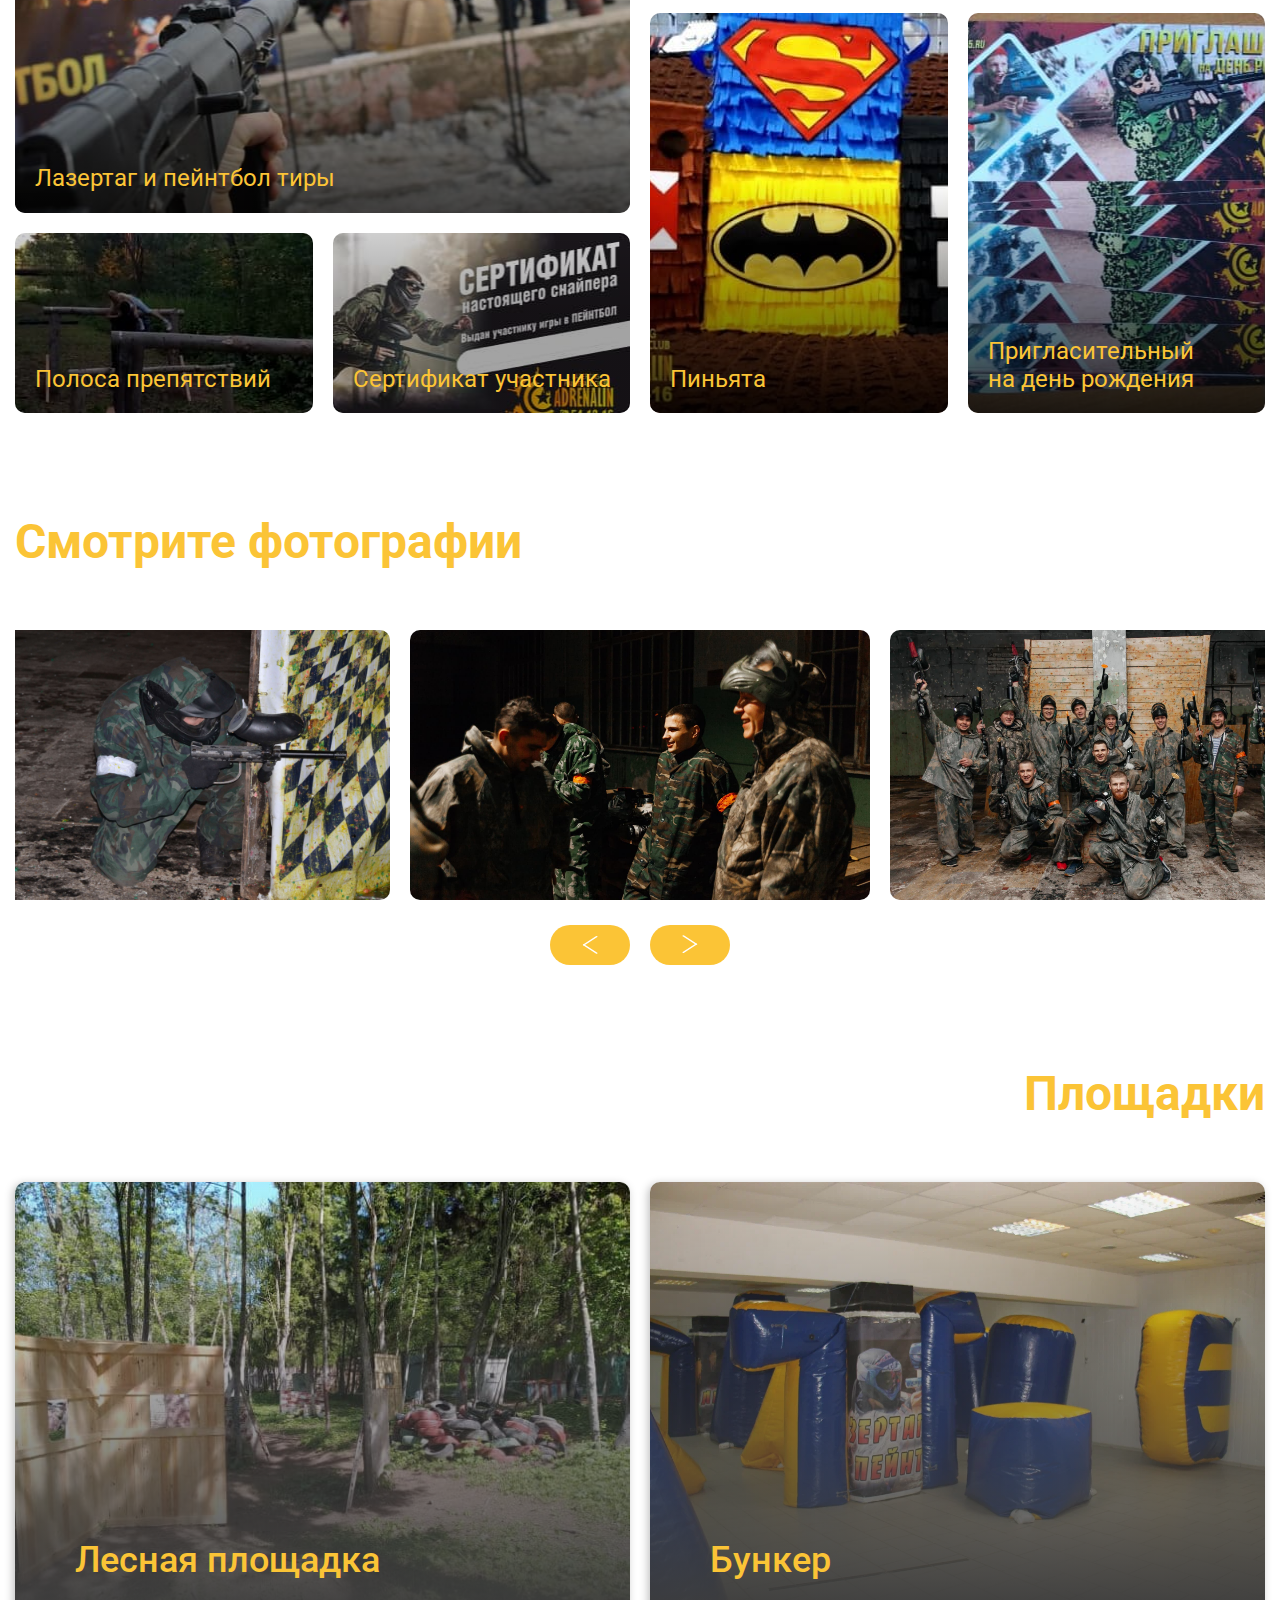
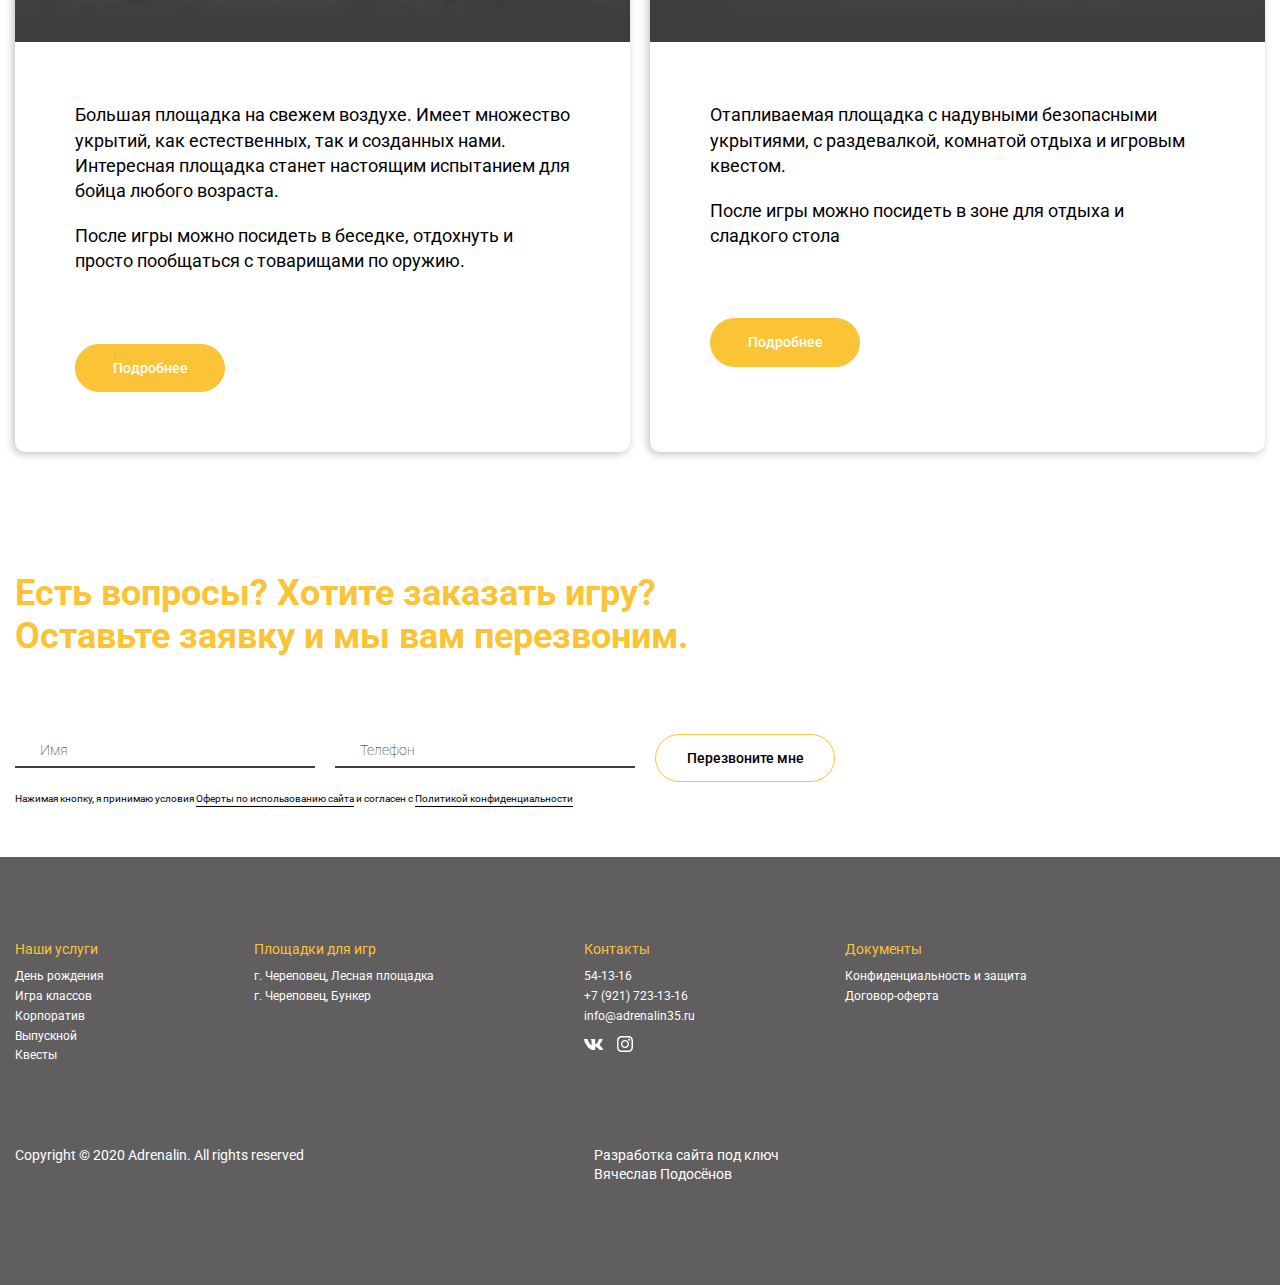
<file: company.html>
<!DOCTYPE html>
<html lang="ru">

<head>
  <meta charset="UTF-8">
  <meta name="viewport" content="width=device-width, initial-scale=1.0">
  <meta http-equiv="X-UA-Compatible" content="ie=edge">
  <title>Adrenalin — paintball & lazertag club</title>
  <link rel="shortcut icon" href="./favicon.ico" type="image/x-icon">
  <link rel="stylesheet" href="css/style.min.css">
  <link rel="stylesheet" href="css/jquery.formstyler.css">
</head>

<body class="company">
  <div class="overlay" id="overlay"></div>
  <div class="popup main-modal" id="main-modal">
    <div class="popup__close popup-close"></div>
    <div class="main-modal__inner">
      <div class="main-modal__title title3"><span class="yellow">Оставьте заявку</span><br>
        и&nbsp;мы&nbsp;вам перезвоним</div>
      <form class="send-form-mess" action="mailer.php" method="POST">
        <div class="mainform__row">
          <div class="mainform__line">
            <input required class="mainform__field" type="text" id="name5" name="Имя пользователя:">
            <label class="mainform__label" for="name5">Имя</label>
          </div>
          <div class="mainform__line">
            <input required class="mainform__field" type="text" id="phone5" name="Телефон пользователя:">
            <label class="mainform__label" for="phone5">Телефон</label>
          </div>
          <div class="mainform__alert">Нажимая кнопку, я принимаю условия <a href="confidentiality.html">Оферты по
              использованию сайта </a> и&nbsp;согласен с <a href="protect.html">Политикой конфиденциальности</a></div>
          <button class="mainform__btn btn btn-11"><span>Перезвоните мне</span></button>
        </div>
      </form>
    </div>
  </div>
  
  <div class="calc-btn blick-btn popup-btn quiz-play met-btn" data-m-target="Jarlik-sprava" data-popup="quiz">
    <img src="img/calc-btn.png" alt="" class="calc-btn__img">
    <span>
      Рассчитать
      стоимость
    </span>
    <div class="blick-btn__before"></div>
    <div class="blick-btn__after"></div>
  </div>

  <div class="quiz popup" id="quiz">
    <div class="quiz__cost">
      <div class="quiz__cost-text">Ваша скидка</div>
      <div class="quiz__cost-number"><input form="quizForm" class="quiz-discount" name="Размер скидки:" type="text"
                                            value="200" readonly>₽
      </div>
    </div>
    <div class="quiz__close popup__close popup-close"></div>
    <form class="quiz__content form-send" method="post" action="mailer.php" id="quizForm">
      <div class="quiz-item current" data-quiz="1">
        <input type="radio" checked class="dis-none">
        <div class="quiz__title">
          Ответьте на 6 вопросов
          и получите скидку на игру,
          а&nbsp;также индивидуальный расчёт стоимости игры.
        </div>
      </div>
      <div class="quiz-item" data-quiz="2">
        <div class="quiz__title">
          Какой у вас повод для игры?
        </div>
        <div class="quiz-row">
          <div class="quiz-row__info tabs-quiz">
            <div class="quiz__radio tabs-quiz__item current" data-tab="qi1">
              <input id="reason1" name="Тип мероприятия:" type="radio" value="День рождения">
              <label for="reason1">День рождения</label>
            </div>
            <div class="quiz__radio tabs-quiz__item" data-tab="qi2">
              <input id="reason2" name="Тип мероприятия:" type="radio" value="Игра класса/выпускной">
              <label for="reason2">Игра класса/выпускной</label>
            </div>
            <div class="quiz__radio tabs-quiz__item" data-tab="qi3">
              <input id="reason3" name="Тип мероприятия:" type="radio" value="Сборная игра">
              <label for="reason3">Сборная игра</label>
            </div>
            <div class="quiz__radio tabs-quiz__item" data-tab="qi4">
              <input id="reason4" name="Тип мероприятия:" type="radio" value="Корпоратив">
              <label for="reason4">Корпоратив</label>
            </div>
          </div>
          <div class="quiz-tabs">
            <div class="quiz-row__img tabs-inner__item current ibg" id="qi1"
                 style="background-image: url(img/birthday/hero.jpg);"></div>
            <div class="quiz-row__img tabs-inner__item ibg" id="qi2"
                 style="background-image: url(img/game/hero-bg2.jpg);"></div>
            <div class="quiz-row__img tabs-inner__item ibg" id="qi3"
                 style="background-image: url(img/quest/quest-bg.jpg);"></div>
            <div class="quiz-row__img tabs-inner__item ibg" id="qi4"
                 style="background-image: url(img/company/hero.jpg);">
            </div>
          </div>
        </div>
      </div>
      <div class="quiz-item" data-quiz="3">
        <div class="quiz__title">
          Сколько человек планируется?
        </div>
        <div class="quiz-row1">
          <div class="quiz-row1__info">
            <div class="quiz__radio">
              <input id="howmuch1" name="Сколько человек?" type="radio" value="1">
              <label for="howmuch1">1</label>
            </div>
            <div class="quiz__radio">
              <input id="howmuch2" name="Сколько человек?" type="radio" value="до 6">
              <label for="howmuch2">до 6</label>
            </div>
            <div class="quiz__radio">
              <input id="howmuch3" name="Сколько человек?" type="radio" value="6-10">
              <label for="howmuch3">6-10</label>
            </div>
            <div class="quiz__radio">
              <input id="howmuch4" name="Сколько человек?" type="radio" value="10-15">
              <label for="howmuch4">10-15</label>
            </div>
            <div class="quiz__radio any">

              <input id="howmuch5" class="checkform" name="Сколько человек?" type="radio" value="">
              <label for="change_input">
                <input class="quiz-form-text" id="change_input" name="none" type="text"
                       placeholder="Другое">
              </label>
            </div>
          </div>
        </div>
      </div>
      <div class="quiz-item" data-quiz="4">
        <div class="quiz__title">
          Средний возраст участников?
        </div>
        <div class="quiz-row1 quiz-age">
          <div class="quiz-row1__info">
            <div class="quiz__radio">
              <input id="age1" name="Средний возраст участников:" type="radio" value="до 6 лет">
              <label for="age1">до 6 лет</label>
            </div>
            <div class="quiz__radio">
              <input id="age2" name="Средний возраст участников:" type="radio" value="9-11 лет">
              <label for="age2">9-11 лет</label>
            </div>
            <div class="quiz__radio">
              <input id="age3" name="Средний возраст участников:" type="radio" value="15-18 лет">
              <label for="age3">15-18 лет</label>
            </div>
            <div class="quiz__radio">
              <input id="age4" name="Средний возраст участников:" type="radio" value="6 -8 лет">
              <label for="age4">6 -8 лет</label>
            </div>
            <div class="quiz__radio">
              <input id="age5" name="Средний возраст участников:" type="radio" value="12-14 лет">
              <label for="age5">12-14 лет</label>
            </div>
            <div class="quiz__radio">
              <input id="age6" name="Средний возраст участников:" type="radio" value="18+ лет">
              <label for="age6">18+ лет</label>
            </div>
          </div>
        </div>
      </div>
      <div class="quiz-item" data-quiz="5">
        <div class="quiz__title">
          Какую площадку выберете?
        </div>
        <div class="quiz-row2 quiz-platform">
          <div class="quiz-row2__column">
            <input type="radio" name="Площадка:" id="platform1" value="Лесная площадка">
            <label for="platform1">
              <img src="img/quiz/1.png" alt="">
              <span>Лесная площадка</span>
            </label>
          </div>
          <div class="quiz-row2__column">
            <input type="radio" name="Площадка:" id="platform3" value="Бункер">
            <label for="platform3">
              <img src="img/quiz/3.png" alt="">
              <span>Бункер</span>
            </label>
          </div>
          <!-- <div class="quiz-row2__column">
            <input type="radio" name="Площадка:" id="platform2" value="Гоголя, 56 (за ТЦ «Рассвет»)">
            <label for="platform2">
              <img src="img/quiz/2.png" alt="">
              <span>Гоголя, 56 (за ТЦ «Рассвет»)</span>
            </label>
          </div> -->
        </div>
      </div>
      <div class="quiz-item" data-quiz="6">
        <div class="quiz__title">
          Напишите дату и время игры
        </div>
        <div class="quiz-row3 quiz-time">
          <div class="quiz__radio any">
            <input id="data-time" type="radio">
            <label for="change_input2">
              <input id="change_input2" name="Дата проведения:" class="quiz-form-text" type="text"
                     placeholder="Желаемые дата и время игры">
            </label>
          </div>
        </div>
      </div>
      <div class="quiz-item" data-quiz="7">
        <div class="quiz__title">
          Что может понадобиться?
        </div>
        <input type="radio" checked class="dis-none">
        <div class="quiz-end__row">
          <div class="quiz__end-check">
            <input id="check1" name="Гидробол" type="checkbox" value="Есть">
            <label for="check1">Гидробол</label>
          </div>
          <div class="quiz__end-check hgj">
            <input id="check2" name="Полоса препятствий" type="checkbox" value="Есть">
            <label for="check2">Полоса препятствий</label>
          </div>
          <div class="quiz__end-check">
            <input id="check3" name="Ведущая" type="checkbox" value="Есть">
            <label for="check3">Ведущая</label>
          </div>
          <div class="quiz__end-check">
            <input id="check4" name="Пиньята" type="checkbox" value="Есть">
            <label for="check4">Пиньята</label>
          </div>
          <div class="quiz__end-check hgj">
            <input id="check5" name="Сертификат участника" type="checkbox" value="Есть">
            <label for="check5">Сертификат участника</label>
          </div>
          <div class="quiz__end-check">
            <input id="check6" name="Музыка" type="checkbox" value="Есть">
            <label for="check6">Музыка</label>
          </div>
          <div class="quiz__end-check">
            <input id="check7" name="Грим" type="checkbox" value="Есть">
            <label for="check7">Грим</label>
          </div>
          <div class="quiz__end-check hgj">
            <input id="check8" name="Комната отдыха" type="checkbox" value="Есть">
            <label for="check8">Комната отдыха</label>
          </div>
          <div class="quiz__end-check">
            <input id="check9" name="Фрироуп" type="checkbox" value="Есть">
            <label for="check9">Фрироуп</label>
          </div>
          <div class="quiz__end-check">
            <input id="check10" name="Тир" type="checkbox" value="Есть">
            <label for="check10">Тир</label>
          </div>
          <div class="quiz__end-check hgj">
            <input id="check11" name="Пригласительные" type="checkbox" value="Есть">
            <label for="check11">Пригласительные</label>
          </div>
          <div class="quiz__end-check">
            <input id="check12" name="Тимбилдинг" type="checkbox" value="Есть">
            <label for="check12">Тимбилдинг</label>
          </div>
        </div>
      </div>
      <div class="quiz-item" data-quiz="8">
        <div class="quiz__title">
          Оставьте контакты и получите
          расчёт стоимости и скидку
          на&nbsp;игру
        </div>
        <div class="quiz-row4 quiz-contact">
          <div class="quiz__radio any any2">
            <input id="quizName" name="Имя пользователя:" class="quiz-form-text" type="text" required>
            <label for="quizName">Имя</label>
          </div>
          <div class="quiz__radio any any2">
            <input id="quizPhone" name="Телефон:" class="quiz-form-text" type="text" required>
            <label for="quizPhone">Телефон</label>
          </div>
        </div>
        <button type="submit" class="btn quiz-btn-send btn-12"><span>Далее</span></button>
      </div>
    </form>
    <!-- /.quiz__content -->
    <div class="quiz__info">
      <div class="quiz__info-content">
        <button class="quiz__info-prev btn"><span>Назад</span><span class="arr"></span></button>
        <div class="quiz__info-question">Вопрос <span class="quiz__info-start"></span> из <span
                class="quiz__info-end"></span></div>
        <button class="quiz__info-next btn"><span>Далее</span><span class="arr"></span></button>
      </div>
      <div class="quiz__line">
        <div class="quiz__line-complete"></div>
      </div>
    </div>
    <!-- /.quiz__info -->
  </div>
  <!-- /.quiz -->



  <!-- <Шапка сайта> -->
  <header class="header fixed white">
    <div class="container">
      <div class="header__inner">
        <a href="index.html" class="header__logo">
          <img src="img/header/logo.png" alt="">
        </a>
        <div class="header-menu">
          <div class="header-menu__close popup-close">
  
          </div>
          <ul class="header__menu">
            <li class="header__list">
              Услуги
              <ul class="header__submenu">
                <li><a href="birthday.html">День рождения</a></li>
                <li><a href="lasertag.html">Лазертаг</a></li>
                <li><a href="game.html">Игра классов</a></li>
                <li><a href="company.html">Корпоратив</a></li>
                <li><a href="release.html">Выпускной</a></li>
                <li><a href="quest.html">Квесты</a></li>
              </ul>
            </li>
            <li class="header__list">
              Площадки для игр
              <ul class="header__submenu">
                <li><a href="platform1.html">г. Череповец, Лесная площадка</a></li>
                <li><a href="platform3.html">г. Череповец, Бункер</a></li>
                <!-- <li><a href="platform2.html">г. Череповец, ул. Гоголя</a></li> -->
              </ul>
            </li>
          </ul>
        </div>
        <div class="header__col">
          <div class="header__phone">
            <a href="tel:+541316">54-13-16</a>
            <a href="tel:+79217231316">+7 (921) 723-13-16</a>
          </div>
          <button class="header__btn btn btn-11 popup-btn met-btn" data-m-target="Zakaz_zvonka_shapka"|  data-popup="main-modal"><span>Заказать звонок</span></button>
        </div>
        <div class="header-burger">
          <span></span>
          <span></span>
          <span></span>
        </div>
      </div>
      <!-- /.header__inner -->
    </div>
    <!-- /.container -->
  </header>
  <!-- </Шапка сайта> -->

  <!-- <ГЛАВНЫЙ ЭКРАН КОРПОРАТИВЫ> -->
  <section class="heroblock ibg" style="background-image: url(img/company/hero.jpg);">
    <div class="container">
      <div class="heroblock__inner">
        <h1 class="heroblock__title">Небанальные корпоративы <br>
          и тимбилдинги в&nbsp;Череповце</h1>
        <ul class="heroblock__list">
          <li>Три площадки вместимостью до&nbsp;200&nbsp;человек</li>
          <li>Сформируем комплекс услуг под&nbsp;ваши потребности</li>
          <li>Все что нужно для отдыха в&nbsp;одном&nbsp;месте</li>
        </ul>
        <button class="heroblock__btn btn blick-btn popup-btn quiz-play met-btn" data-m-target="korp_glavnaya"  data-popup="quiz">
          <span>
            Выбрать формат
            корпоратива
          </span>
          <div class="blick-btn__before"></div>
          <div class="blick-btn__after"></div>
          </button>
      </div>
    </div>
    <!-- /.container -->
  </section>
  <!-- </ГЛАВНЫЙ ЭКРАН КОРПОРАТИВЫ> -->

  <!-- <ТАБЫ> -->
  <section class="blocktab sect">
    <div class="container">
      <h2 class="title right">Выбирайте формат</h2>
      <div class="blocktab__inner">
        <div class="tab-title">
          <div class="tab-title__item current" data-tab="tab1">
            <span class="tab-title__item-icon">1</span>
            <span class="tab-title__item-text">Лазертаг</span>
          </div>
          <div class="tab-title__item" data-tab="tab2">
            <span class="tab-title__item-icon">2</span>
            <span class="tab-title__item-text">Пейнтбол</span>
          </div>
          <div class="tab-title__item" data-tab="tab3">
            <span class="tab-title__item-icon">3</span>
            <span class="tab-title__item-text">Квест</span>
          </div>
        </div>
        <!-- /.tab-title -->
        <div class="tab-content">
          <div class="tab-content__item current ibg" style="background-image: url(img/company/format-lazertag.jpg);"
            id="tab1">
            <div class="tab-content__item-inner">
              <h3 class="blocktab__title title3 yellow">Лазертаг от 300₽/час с&nbsp;чел.</h3>
              <div class="blocktab__text">
                <p>Суть игры состоит в поражении игроков-противников безопасными лазерными выстрелами из
                  бластера-автомата. Играя в лазертаг, чувствуешь себя настоящим бойцом спецназа, защитником Родины. В
                  эту
                  игру с лёгкостью играют взрослые и дети от 6 лет, в том числе девочки.
                </p>
                <p>Перед каждой игрой ребятам рассказывают легенду, согласно которой они играют. Это может быть захват
                  флага, конвой, бомба, контрольная точка, зачистка и т.д. </p>
                <p class="mobile-none">После начала игры, жизнь уже не станет прежней — новые эмоции, мысли, постоянное волнение
                  и напряжённость боевых действий не дадут отдохнуть ни секунды. Эмоциональный и запоминающийся
                  корпоратив
                  с коллегами обеспечен!</p>
              </div>
              <button class="blocktab__btn btn btn-12 popup-btn met-btn" data-m-target="korp_kp"  data-popup="main-modal"><span>Получить коммерческое предложение</span></button>
            </div>
          </div>
          <div class="tab-content__item ibg" style="background-image: url(img/company/lazertag-bg.jpg);" id="tab2">
            <div class="tab-content__item-inner">
              <h3 class="blocktab__title title3 yellow">Пейнтбол от 500₽/час с&nbsp;чел.</h3>
              <div class="blocktab__text">
                <p>Командная игра с применением маркеров (пневматическая пушка), стреляющих шариками с&nbsp;краской
                  (желатиновая оболочка с пищевой краской), разбивающимися при ударе о препятствие и окрашивающими его.
                </p>
                <p class="mobile-none">Самая эмоциональная и захватывающая игра для&nbsp;детей
                  и&nbsp;взрослых. Хлёсткое попадание шарика никого не оставит равнодушным. Море краски и град шаров во
                  время штурма врага заставляют мыслить по-другому. Это совершенно новый мир — мир в котором нужно
                  выжить
                  и&nbsp;не&nbsp;покраситься.</p>
                <p>Все что тебе нужно — это взять с собой обувь, а хорошее настроение и экипировку получишь у нас! Не
                  боишься,
                  что&nbsp;тебя раскрасят?</p>
              </div>
              <button class="blocktab__btn btn btn-12 popup-btn met-btn" data-m-target="korp_kp"  data-popup="main-modal"><span>Получить коммерческое предложение</span></button>
              <a href="https://youtu.be/U-1WOclIHNc" rel="nofollow" target="_blank" class="video">
                <div class="video__click">
                  <div class="video__click-body"></div>
                </div>
                <button class="video__btn">Смотреть видео</button>
              </a>
            </div>
          </div>
          <div class="tab-content__item ibg" style="background-image: url(img/company/quest-bg.jpg);" id="tab3">
            <div class="tab-content__item-inner">
              <h3 class="blocktab__title title3 yellow">Квест от 400₽ с&nbsp;чел.</h3>
              <div class="blocktab__text">
                <p>Это новый, популярный формат развлечений для&nbsp;детей. Тематические игры, в которых детям нужно
                  выполнять различные задания.
                </p>
                <p>Благодаря большому выбору сценариев и адаптации заданий под возраст участников, играть в них будет
                  интересно детям от 6 до 14 лет. Оптимальное количество игроков от 4 человек. </p>
                <p class="mobile-none">В отличие от квест-комнат, в которых упор делается
                  на&nbsp;взаимодействие с&nbsp;реквизитом, в&nbsp;Живых квестах
                  с&nbsp;детьми работает профессиональный квест-менеджер, который вовлекает детей в игру, подстраивает
                  задания
                  под&nbsp;уровень детей прямо в процессе игры, погружает детей в&nbsp;атмосферу&nbsp;квеста.</p>
              </div>
              <button class="blocktab__btn btn btn-12 popup-btn met-btn" data-m-target="korp_kp"  data-popup="main-modal"><span>Получить коммерческое предложение</span></button>
            </div>
          </div>
        </div>
        <!-- /.tab-content -->
      </div>
      <!-- /.blocktab__inner -->
    </div>
    <!-- /.container -->
  </section>
  <!-- </ТАБЫ> -->


  <section class="company-about sect">
    <div class="container">
      <h2 class="company-about__title title">
        Почему корпоратив нужно провести у нас
      </h2>
      <div class="company-about-row-wrap">
        <div class="company-about__row">
          <div class="company-about__img ibg" style="background-image: url(img/company/about1.jpg);"></div>
          <!-- /.company-about__img -->
          <div class="company-about__info">
            <div class="company-about__info-inner">
              <h3 class="company-about__info-title title3 yellow">Близко</h3>
              <!-- <p>Две больших тёплых крытых площадки
                за ТЦ «Рассвет» по адресу ул. Гоголя 56 площадью 1000 м² и 2000 м² для игры
                в лазертаг и пейнтбол. <a href="https://youtu.be/1ooM6f_Du_Q" rel="nofollow" target="_blank">Схема проезда.</a> </p> -->
              <p>Одна площадка на лыжном cтадионе в Зашекснинском районе.
                <a href="https://youtu.be/qgeE4R1Gayg" rel="nofollow" target="_blank">Схема проезда.</a> </p>
              <p>Организация выездных игр. Организация масштабных игр и турниров (до 100 игроков). Проведение открытых
                игр
                для всех желающих (не нужно собирать команду).</p>
            </div>
          </div>
          <!-- /.company-about__info -->
        </div>
        <!-- /.company-about__row -->
        <div class="company-about__row">
          <div class="company-about__img ibg order-1" style="background-image: url(img/company/about2.jpg);"></div>
          <!-- /.company-about__img -->
          <div class="company-about__info">
            <div class="company-about__info-inner">
              <h3 class="company-about__info-title title3 yellow">Самые низкие цены</h3>
              <ul>
                <li>Игры от 300₽/час с человека</li>
                <li> Подарочные сертификаты</li>
                <li>Бесплатные игры для именинников</li>
              </ul>
            </div>
          </div>
          <!-- /.company-about__info -->
        </div>
        <!-- /.company-about__row -->
        <div class="company-about__row">
          <div class="company-about__img ibg" style="background-image: url(img/company/Korporativ_bezopasno.jpg);"></div>
          <!-- /.company-about__img -->
          <div class="company-about__info">
            <div class="company-about__info-inner">
              <h3 class="company-about__info-title title3 yellow">Безопасно</h3>
              <ul>
                <li>Инструктора с большим опытом работы</li>
                <li>Безопасные и полностью оборудованные
                  площадки</li>
                <li>Надёжноe оборудование</li>
                <li>Чистые комуфляжные костюмы</li>
              </ul>
            </div>
          </div>
          <!-- /.company-about__info -->
        </div>
        <!-- /.company-about__row -->
        <div class="company-about__row">
          <div class="company-about__img ibg order-1" style="background-image: url(img/company/Korporativ_komfortno.jpg);"></div>
          <!-- /.company-about__img -->
          <div class="company-about__info">
            <div class="company-about__info-inner">
              <h3 class="company-about__info-title title3 yellow">Комфортно</h3>
              <ul>
                <li>Большая, удобная и комфортная зона отдыха.</li>
                <li>Шаговая доступность от раздевалок до игровых площадок и зон отдыха. </li>
                <li>Бесплатно предоставляем комнату отдыха, беседки, мангал, шампура. </li>
              </ul>
            </div>
          </div>
          <!-- /.company-about__info -->
        </div>
        <!-- /.company-about__row -->
        <div class="company-about__row">
          <div class="company-about__img ibg" style="background-image: url(img/company/Korporativ_v.jpg);"></div>
          <!-- /.company-about__img -->
          <div class="company-about__info">
            <div class="company-about__info-inner">
              <h3 class="company-about__info-title title3 yellow">Всё в одном месте</h3>
              <ul>
                <li>Организация питания</li>
                <li>Фотосъемка игры</li>
                <li>Трансфер до площадок</li>
                <li>3 формата игры для корпоратива</li>
              </ul>
            </div>
          </div>
          <!-- /.company-about__info -->
        </div>
        <!-- /.company-about__row -->
      </div>
    </div>
    <!-- /.container -->
  </section>

    <!-- <ДОПОЛНИТЕЛЬНЫЕ УСЛУГИ> -->
  <div class="services-add sect">
    <div class="container">
      <h2 class="services-add__title title">Доп. услуги</h2>
      <div class="services-add__row row row-top">
        <div class="row__left">
          <div class="column-big ibg" style="background-image: url(img/servicesadd/1.jpg);">
            <div class="services-add__item">
              <h4 class="services-add__item-title">Скидка 25% на заказ в Додо-пицца и Гороныч</h4>
              <p class="services-add__item-text">У нас вы можете заказать еду и напитки в Додо-пицца
                или Горыныч со скидкой в 25%.</p>
            </div>
            <!-- /.services-add__item -->
          </div>
          <!-- /.column-big -->
          <div class="column-little ibg" style="background-image: url(img/servicesadd/2.jpg);">
            <div class="services-add__item">
              <h4 class="services-add__item-title">Еда</h4>
              <p class="services-add__item-text">Вы можете принести угощения с&nbsp;собой или доверить это нам</p>
            </div>
            <!-- /.services-add__item -->
          </div>
          <!-- /.column-little -->
          <div class="column-little ibg" style="background-image: url(img/servicesadd/3.jpg);">
            <div class="services-add__item">
              <h4 class="services-add__item-title">Фотосъемка</h4>
              <p class="services-add__item-text">На каждой игре проводится бесплатная фотосъёмка</p>
            </div>
            <!-- /.services-add__item -->
          </div>
          <!-- /.column-little -->
        </div>
        <!-- /.row__left -->
        <div class="row__right">
          <div class="column-little ibg" style="background-image: url(img/servicesadd/4.jpg);">
            <div class="services-add__item">
              <h4 class="services-add__item-title">Беседка</h4>
              <p class="services-add__item-text">На полигоне есть беседка, где
                можно отдохнуть, пообщаться и&nbsp;поесть шашлыки</p>
            </div>
            <!-- /.services-add__item -->
          </div>
          <!-- /.column-little -->
          <div class="column-little ibg" style="background-image: url(img/servicesadd/5.jpg);">
            <div class="services-add__item">
              <h4 class="services-add__item-title">Подарочный сертификат</h4>
              <p class="services-add__item-text">У нас вы можете приобрести
                подарочные сертификаты на любую сумму</p>
            </div>
            <!-- /.services-add__item -->
          </div>
          <!-- /.column-little -->
          <div class="column-big ibg" style="background-image: url(img/servicesadd/6.jpg);">
            <div class="services-add__item">
              <h4 class="services-add__item-title">Комната отдыха</h4>
              <p class="services-add__item-text">У нас есть специально оборудованные комнаты отдыха, где после войны можно отдохнуть, перевести дух и продолжить отмечать праздник со своими товарищами по оружию</p>
            </div>
            <!-- /.services-add__item -->
          </div>
          <!-- /.column-big -->
        </div>
        <!-- /.row__right -->
      </div>
      <!-- /.services-add__row -->
      <div class="services-add__row row">
        <div class="row__left">
          <div class="column-little ibg" style="background-image: url(img/servicesadd/7.jpg); width: 100%">
            <div class="services-add__item">
              <h4 class="services-add__item-title">Грим</h4>
              <p class="services-add__item-text">Мы можем сделать
                для вас специальную боевую раскраску</p>
            </div>
            <!-- /.services-add__item -->
          </div>
          <!-- /.column-little -->
          <!--            <div class="column-little ibg" style="background-image: url(img/servicesadd/8.jpg);">-->
          <!--              <div class="services-add__item">-->
          <!--                <h4 class="services-add__item-title">Гидробол</h4>-->
          <!--                <p class="services-add__item-text">Это активная командная игра, в которой для поражения противника используется оружие, заряженное шариками из гидрогеля.</p>-->
          <!--              </div>-->
          <!--              &lt;!&ndash; /.services-add__item &ndash;&gt;-->
          <!--            </div>-->
          <!-- /.column-little -->
          <div class="column-big ibg" style="background-image: url(img/servicesadd/9.jpg);">
            <div class="services-add__item">
              <h4 class="services-add__item-title">Лазертаг и пейнтбол тиры</h4>
              <p class="services-add__item-text">Устанавливаем специальные тиры для стрельбы по ним
                из оружия, предназначенного для лазертага или пейнтбола</p>
            </div>
            <!-- /.services-add__item -->
          </div>
          <!-- /.column-big -->
          <div class="column-little ibg" style="background-image: url(img/servicesadd/10.jpg);">
            <div class="services-add__item">
              <h4 class="services-add__item-title">Полоса препятствий</h4>
              <p class="services-add__item-text">Полоса местности, оборудованная различными препятствиями и инженерными сооружениями.</p>
            </div>
            <!-- /.services-add__item -->
          </div>
          <!-- /.column-little -->
          <div class="column-little ibg" style="background-image: url(img/servicesadd/11.jpg);">
            <div class="services-add__item">
              <h4 class="services-add__item-title">Сертификат участника</h4>
              <p class="services-add__item-text">У нас вы можете приобрести
                сертификаты участника для&nbsp;всех ваших гостей</p>
            </div>
            <!-- /.services-add__item -->
          </div>
          <!-- /.column-little -->
        </div>
        <!-- /.row__left -->
        <div class="row__right">
          <div class="column-middle ibg" style="background-image: url(img/servicesadd/12.jpg);">
            <div class="services-add__item">
              <h4 class="services-add__item-title">Пиротехника</h4>
              <p class="services-add__item-text">У&nbsp;нас вы можете приобрести
                гранаты&nbsp;и&nbsp;дымы, которые
                прошли&nbsp;обязательную
                сертификацию</p>
            </div>
            <!-- /.services-add__item -->
          </div>
          <!-- /.column-middle -->
          <div class="column-middle ibg" style="background-image: url(img/servicesadd/13.jpg);">
            <div class="services-add__item">
              <h4 class="services-add__item-title">Фрироуп</h4>
              <p class="services-add__item-text">Это преодоление дистанций, созданных на деревьях или искусственных опорах</p>
            </div>
            <!-- /.services-add__item -->
          </div>
          <!-- /.column-middle -->
          <div class="column-middle ibg" style="background-image: url(img/servicesadd/14.jpg);">
            <div class="services-add__item">
              <h4 class="services-add__item-title">Пиньята</h4>
              <p class="services-add__item-text">Это фигура наполненная внутри конфетами, которую именинник разбивает битой после игры.</p>
            </div>
            <!-- /.services-add__item -->
          </div>
          <!-- /.column-middle -->
          <div class="column-middle ibg" style="background-image: url(img/servicesadd/15.jpg);">
            <div class="services-add__item">
              <h4 class="services-add__item-title">Пригласительный
                на&nbsp;день&nbsp;рождения</h4>
              <p class="services-add__item-text">У&nbsp;нас вы можете приобрести
                пригласительные для&nbsp;всех
                ваших&nbsp;гостей</p>
            </div>
            <!-- /.services-add__item -->
          </div>
          <!-- /.column-middle -->
        </div>
        <!-- /.row__right -->
      </div>
      <!-- /.services-add__row -->
      <a href="#" class="btn-more slider-game__btn">Ещё услуги</a>
    </div>
    <!-- /.container -->
  </div>
    <!-- </ДОПОЛНИТЕЛЬНЫЕ УСЛУГИ> -->

  <!-- <ФОТО> -->
  <section class="photo sect">
    <div class="container">
      <h2 class="photo__titile title">Смотрите фотографии</h2>
    </div>
    <!-- /.container -->
    <div class="container-big">
      <div class="photo__slider slider-main">
        <div class="photo__item ibg" style="background-image: url(img/company/1.jpg);"></div>
        <div class="photo__item ibg" style="background-image: url(img/company/2.jpg);"></div>
        <div class="photo__item ibg" style="background-image: url(img/company/3.jpg);"></div>
        <div class="photo__item ibg" style="background-image: url(img/company/4.jpg);"></div>
        <div class="photo__item ibg" style="background-image: url(img/company/5.jpg);"></div>
        <div class="photo__item ibg" style="background-image: url(img/company/6.jpg);"></div>
        <div class="photo__item ibg" style="background-image: url(img/company/7.jpg);"></div>
        <div class="photo__item ibg" style="background-image: url(img/company/8.jpg);"></div>
      </div>
      <!-- /.photo__slider -->
    </div>
  </section>
  <!-- </ФОТО> -->


  <!-- <ПЛОЩАДКИ> -->
    <!-- <ПЛОЩАДКИ> -->
    <section class="platform sect">
      <div class="container">
        <h2 class="platform__title title">Площадки</h2>
        <div class="platform__list">
          <div class="platform__item">
            <div class="platform__item-img ibg" style="background-image: url(img/platform/1.jpg);">
              <h3 class="platform__item-title title3">Лесная площадка</h3>
            </div>
            <div class="platform__item-info">
              <p>Большая площадка на свежем воздухе. Имеет множество укрытий, как естественных, так и созданных
                нами.
                Интересная площадка станет настоящим испытанием
                для бойца любого возраста. </p>
              <p>После игры можно посидеть в беседке, отдохнуть
                и просто пообщаться с товарищами по оружию.</p>
              <div class="platform__nav">
                <a href="platform1.html" class="platform__link btn btn-12"><span>Подробнее</span></a>
                <div class="video">
                  <div class="video__click">
                    <div class="video__click-body"></div>
                  </div>
                  <button class="video__btn">Смотреть видео</button>
                </div>
              </div>
            </div>
          </div>
          <div class="platform__item">
            <div class="platform__item-img ibg" style="background-image: url(img/platform3/IMG_4637.JPG);">
              <h3 class="platform__item-title title3">Бункер</h3>
            </div>
            <div class="platform__item-info">
              <p>Отапливаемая площадка с надувными безопасными укрытиями, с раздевалкой, комнатой отдыха и игровым квестом.</p>
              <p>После игры можно посидеть в зоне для отдыха и сладкого стола</p>
              <div class="platform__nav">
                <a href="platform3.html" class="platform__link btn btn-12"><span>Подробнее</span></a>
                <div class="video">
                  <div class="video__click">
                    <div class="video__click-body"></div>
                  </div>
                  <button class="video__btn">Смотреть видео</button>
                </div>
              </div>
            </div>
          </div>
          <!-- /.platform__item -->

          <!-- <div class="platform__item">
            <div class="platform__item-img ibg" style="background-image: url(img/platform/2.jpg);">
              <h3 class="platform__item-title title3">Гоголя, 56 (за&nbsp;ТЦ&nbsp;«Рассвет»)</h3>
            </div>
            <div class="platform__item-info">
              <p>Огромная площадка которая может вместить до 100 человек. В ней есть множество укрытий, место для отдыха
                после игры. </p>
              <p>Так же мы устраиваем там турниры. А ещё, когда темно, мы выключаем свет и включаем неоновый свет.
                Приходите и почувствуйте это сами!</p>
              <div class="platform__nav">
                <a href="platform2.html" class="platform__link btn btn-12"><span>Подробнее</span></a>
                <div class="video">
                  <div class="video__click">
                    <div class="video__click-body"></div>
                  </div>
                  <button class="video__btn">Смотреть видео</button>
                </div>
              </div>
            </div>
          </div> -->
          <!-- /.platform__item -->
        </div>
        <!-- /.platform__list -->
      </div>
      <!-- /.container -->
    </section>
    <!-- </ПЛОЩАДКИ> -->
  <!-- </ПЛОЩАДКИ> -->

  <!-- <ФОРМА ОБРАТНОЙ СВЯЗИ> -->
  <section class="mainform sect">
    <div class="container">
      <div class="mainform__inner">
        <h2 class="mainform__title title3 yellow">Есть вопросы? Хотите&nbsp;заказать&nbsp;игру?
          Оставьте заявку и мы вам перезвоним.</h2>
        <form action="mailer.php" method="POST" class="send-form-mess2">
          <div class="mainform__row">
            <div class="mainform__line">
              <input required class="mainform__field" type="text" id="name" name="Имя пользователя:">
              <label class="mainform__label" for="name">Имя</label>
            </div>
            <div class="mainform__line">
              <input required class="mainform__field" type="text" id="phone" name="Телефон пользователя:">
              <label class="mainform__label" for="phone">Телефон</label>
            </div>
            <button class="mainform__btn btn btn-11"><span>Перезвоните мне</span></button>
          </div>
        </form>
        <div class="mainform__alert">Нажимая кнопку, я принимаю условия <a href="confidentiality.html">Оферты по
            использованию сайта </a> и
          согласен с <a href="protect.html">Политикой конфиденциальности</a></div>
      </div>
      <!-- /.mainform__inner -->
    </div>
    <!-- /.container -->
  </section>
  <!-- </ФОРМА ОБРАТНОЙ СВЯЗИ> -->

  <!-- <ПОДВАЛ САЙТА> -->
  <footer class="footer">
    <div class="container">
      <div class="footer__inner">
        <div class="footer__column">
          <h5 class="footer__title">Наши услуги</h5>
          <ul class="footer__list">
            <li class="footer__list-item"><a href="birthday.html">День рождения</a></li>
            <li class="footer__list-item"><a href="game.html">Игра классов</a></li>
            <li class="footer__list-item"><a href="company.html">Корпоратив</a></li>
            <li class="footer__list-item"><a href="release.html">Выпускной</a></li>
            <li class="footer__list-item"><a href="quest.html">Квесты</a></li>
          </ul>
        </div>
        <!-- /.footer__column -->
        <div class="footer__column">
          <h5 class="footer__title">Площадки для игр</h5>
          <ul class="footer__list">
            <li class="footer__list-item"><a href="platform1.html">г. Череповец, Лесная площадка</a></li>
            <li class="footer__list-item"><a href="platform3.html">г. Череповец, Бункер</a></li>
            <!-- <li class="footer__list-item"><a href="platform2.html">г. Череповец, ул. Гоголя</a></li> -->
          </ul>
        </div>
        <!-- /.footer__column -->
        <div class="footer__column">
          <h5 class="footer__title">Контакты</h5>
          <ul class="footer__list">
            <li class="footer__list-item"><a href="tel:+541316">54-13-16</a></li>
            <li class="footer__list-item"><a href="tel:+79217231316">+7 (921) 723-13-16</a></li>
            <li class="footer__list-item"><a href="mailto:info@adrenalin35.ru">info@adrenalin35.ru</a></li>
          </ul>
          <div class="footer__list-social">
            <a href="https://vk.com/adrenalinpaintball" rel="nofollow" target="_blank"><span class="footer__list-social-img ibg"></span></a>
            <a href="https://www.instagram.com/_adrenalin35_/" rel="nofollow" target="_blank"><span class="footer__list-social-img ibg"></span></a>
          </div>
        </div>
        <div class="footer__column">
          <h5 class="footer__title">Документы</h5>
          <ul class="footer__list">
            <li class="footer__list-item"><a href="protect.html">Конфиденциальность и защита</a></li>
            <li class="footer__list-item"><a href="confidentiality.html">Договор-оферта</a></li>
          </ul>
        </div>
        <!-- /.footer__column -->
      </div>
      <!-- /.footer__inner -->
      <div class="footer__info">
        <p class="footer__copy">Copyright © 2020 Adrenalin. All rights reserved</p>
        <a href="https://vk.com/vpodosenov" rel="nofollow" target="_blank" class="development-link"><span>Разработка сайта под ключ <br>Вячеслав Подосёнов</span></a>
      </div>
      <!-- /.footer__info -->
    </div>
    <!-- /.container -->
  </footer>
  <!-- </ПОДВАЛ САЙТА> -->

  <script src="https://ajax.googleapis.com/ajax/libs/jquery/3.4.1/jquery.min.js"></script>
  <script src="js/custom.js"></script>
  <script src="js/libs.min.js"></script>
  <script src="js/main-min.js"></script>
  
    <!-- Yandex.Metrika counter -->
  
    <script type="text/javascript">
      (function (m, e, t, r, i, k, a) {
        m[i] = m[i] || function () {
          (m[i].a = m[i].a || []).push(arguments)
        };
  
        m[i].l = 1 * new Date();
        k = e.createElement(t), a = e.getElementsByTagName(t)[0], k.async = 1, k.src = r, a.parentNode.insertBefore(k,
          a)
      })
  
      (window, document, "script", "https://mc.yandex.ru/metrika/tag.js", "ym");
  
      ym(57870985, "init", {
  
        clickmap: true,
  
        trackLinks: true,
  
        accurateTrackBounce: true,
  
        webvisor: true
  
      });
    </script>
  
    <noscript>
      <div><img src="https://mc.yandex.ru/watch/57870985" style="position:absolute; left:-9999px;" alt="" /></div>
    </noscript>
  
    <!-- /Yandex.Metrika counter -->
</body>

</html>
</file>
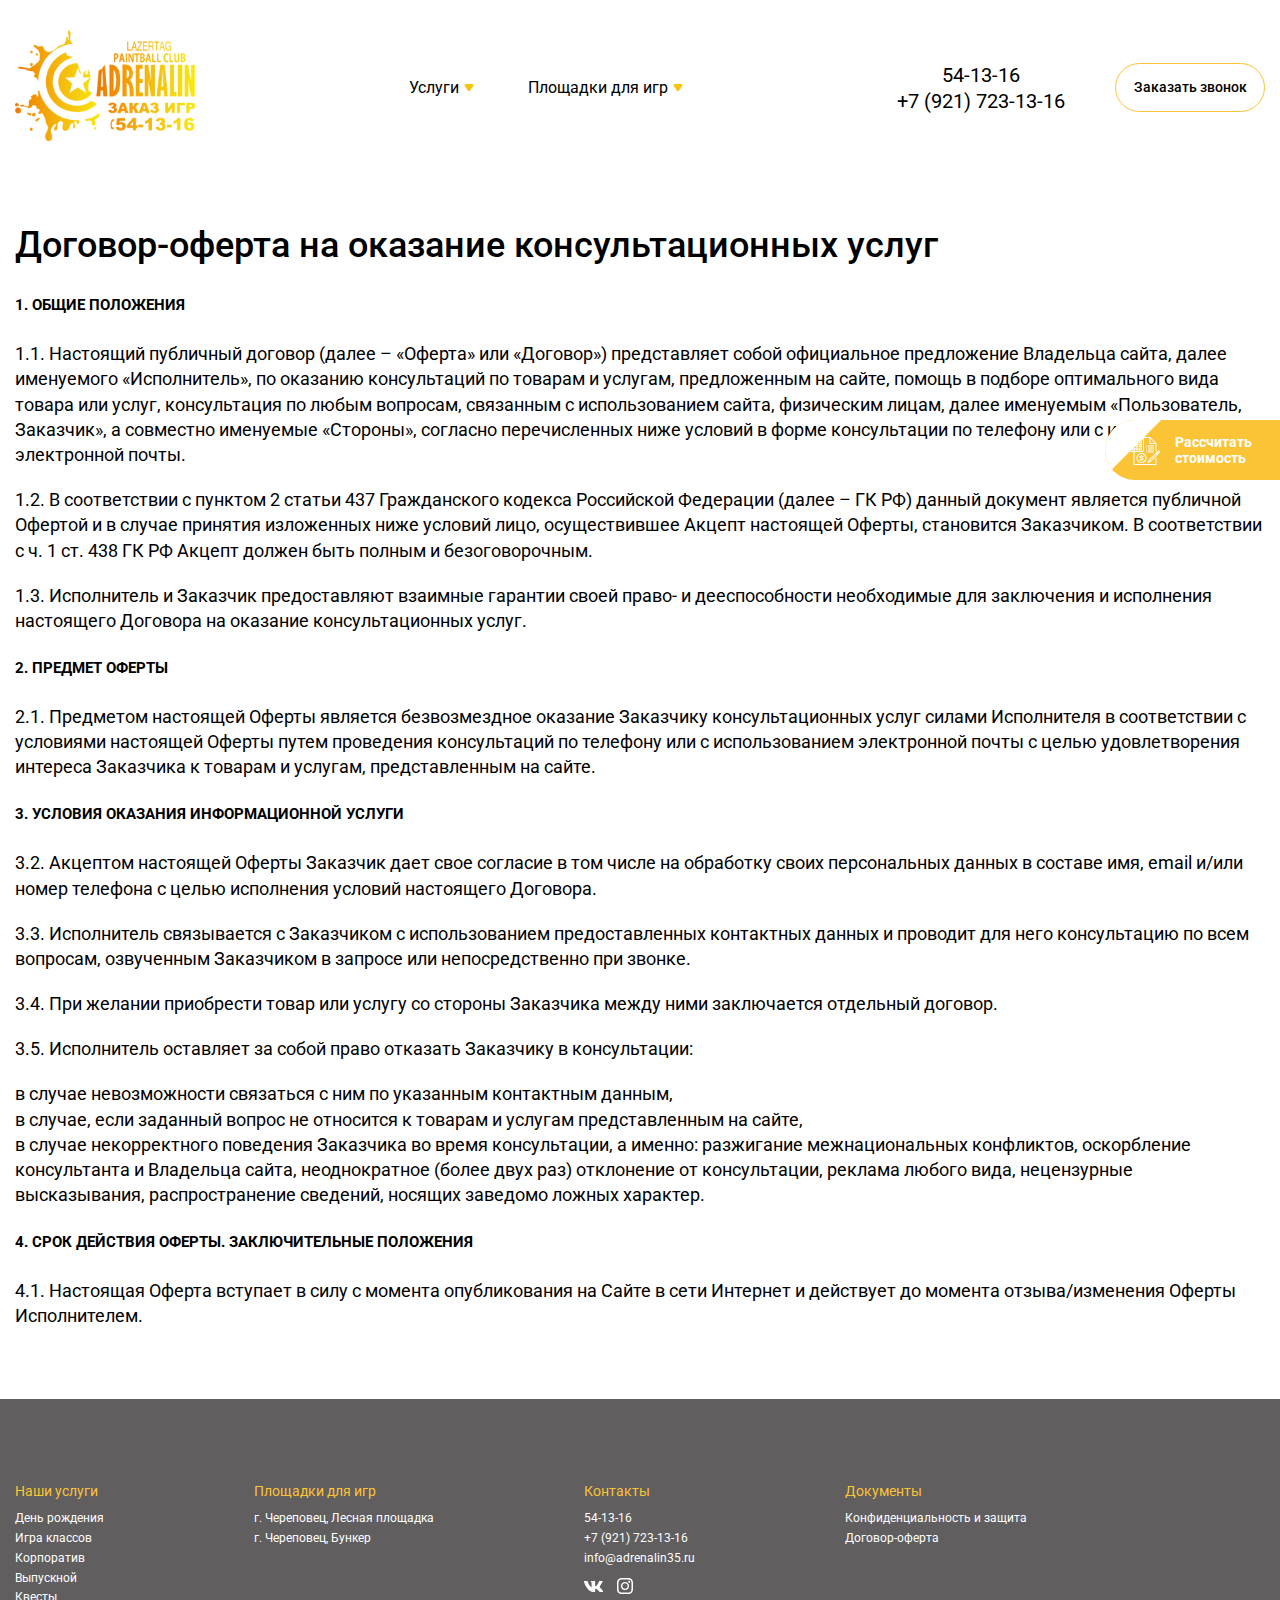
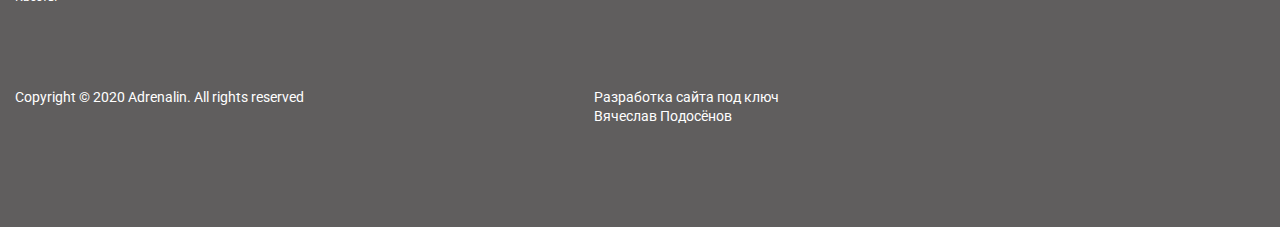
<file: confidentiality.html>
<!DOCTYPE html>
<html lang="ru">

<head>
  <meta charset="UTF-8">
  <meta name="viewport" content="width=device-width, initial-scale=1.0">
  <meta http-equiv="X-UA-Compatible" content="ie=edge">
  <title>Adrenalin — paintball & lazertag club</title>
  <link rel="shortcut icon" href="./favicon.ico" type="image/x-icon">
  <link rel="stylesheet" href="css/style.min.css">
  <link rel="stylesheet" href="css/jquery.formstyler.css">
</head>

<body>
  <div class="overlay" id="overlay"></div>
  <div class="popup main-modal" id="main-modal">
    <div class="popup__close popup-close"></div>
    <div class="main-modal__inner">
      <div class="main-modal__title title3"><span class="yellow">Оставьте заявку</span><br>
        и&nbsp;мы&nbsp;вам перезвоним</div>
      <form class="send-form-mess" action="mailer.php" method="POST">
        <div class="mainform__row">
          <div class="mainform__line">
            <input required class="mainform__field" type="text" id="name5" name="Имя пользователя:">
            <label class="mainform__label" for="name5">Имя</label>
          </div>
          <div class="mainform__line">
            <input required class="mainform__field" type="text" id="phone5" name="Телефон пользователя:">
            <label class="mainform__label" for="phone5">Телефон</label>
          </div>
          <div class="mainform__alert">Нажимая кнопку, я принимаю условия <a href="confidentiality.html">Оферты по
              использованию сайта </a> и&nbsp;согласен с <a href="protect.html">Политикой конфиденциальности</a></div>
          <button class="mainform__btn btn btn-11"><span>Перезвоните мне</span></button>
        </div>
      </form>
    </div>
  </div>
  
  <div class="calc-btn blick-btn popup-btn quiz-play met-btn" data-m-target="Jarlik-sprava" data-popup="quiz">
    <img src="img/calc-btn.png" alt="" class="calc-btn__img">
    <span>
      Рассчитать
      стоимость
    </span>
    <div class="blick-btn__before"></div>
    <div class="blick-btn__after"></div>
  </div>
  
  <div class="quiz popup" id="quiz">
    <div class="quiz__cost">
      <div class="quiz__cost-text">Ваша скидка</div>
      <div class="quiz__cost-number"><input form="quizForm" class="quiz-discount" name="Размер скидки:" type="text"
          value="200" readonly>₽</div>
    </div>
    <div class="quiz__close popup__close popup-close"></div>
    <form class="quiz__content form-send" method="post" action="mailer.php" id="quizForm">
      <div class="quiz-item current" data-quiz="1">
        <input type="radio" checked class="dis-none">
        <div class="quiz__title">
          Ответьте на 6 вопросов
          и получите скидку на игру,
          а&nbsp;также индивидуальный расчёт стоимости игры.
        </div>
      </div>
      <div class="quiz-item" data-quiz="2">
        <div class="quiz__title">
          Какой у вас повод для игры?
        </div>
        <div class="quiz-row">
          <div class="quiz-row__info tabs-quiz">
            <div class="quiz__radio tabs-quiz__item current" data-tab="qi1">
              <input id="reason1" name="Тип мероприятия:" type="radio" value="День рождения">
              <label for="reason1">День рождения</label>
            </div>
            <div class="quiz__radio tabs-quiz__item" data-tab="qi2">
              <input id="reason2" name="Тип мероприятия:" type="radio" value="Игра класса/выпускной">
              <label for="reason2">Игра класса/выпускной</label>
            </div>
            <div class="quiz__radio tabs-quiz__item" data-tab="qi3">
              <input id="reason3" name="Тип мероприятия:" type="radio" value="Сборная игра">
              <label for="reason3">Сборная игра</label>
            </div>
            <div class="quiz__radio tabs-quiz__item" data-tab="qi4">
              <input id="reason4" name="Тип мероприятия:" type="radio" value="Корпоратив">
              <label for="reason4">Корпоратив</label>
            </div>
          </div>
          <div class="quiz-tabs">
            <div class="quiz-row__img tabs-inner__item current ibg" id="qi1"
              style="background-image: url(img/birthday/hero.jpg);"></div>
            <div class="quiz-row__img tabs-inner__item ibg" id="qi2"
              style="background-image: url(img/game/hero-bg2.jpg);"></div>
            <div class="quiz-row__img tabs-inner__item ibg" id="qi3"
              style="background-image: url(img/quest/quest-bg.jpg);"></div>
            <div class="quiz-row__img tabs-inner__item ibg" id="qi4" style="background-image: url(img/company/hero.jpg);">
            </div>
          </div>
        </div>
      </div>
      <div class="quiz-item" data-quiz="3">
        <div class="quiz__title">
          Сколько человек планируется?
        </div>
        <div class="quiz-row1">
          <div class="quiz-row1__info">
            <div class="quiz__radio">
              <input id="howmuch1" name="Сколько человек?" type="radio" value="1">
              <label for="howmuch1">1</label>
            </div>
            <div class="quiz__radio">
              <input id="howmuch2" name="Сколько человек?" type="radio" value="до 6">
              <label for="howmuch2">до 6</label>
            </div>
            <div class="quiz__radio">
              <input id="howmuch3" name="Сколько человек?" type="radio" value="6-10">
              <label for="howmuch3">6-10</label>
            </div>
            <div class="quiz__radio">
              <input id="howmuch4" name="Сколько человек?" type="radio" value="10-15">
              <label for="howmuch4">10-15</label>
            </div>
            <div class="quiz__radio any">
  
              <input id="howmuch5" class="checkform" name="Сколько человек?" type="radio" value="">
              <label for="change_input">
                <input class="quiz-form-text" id="change_input" name="none" type="text" placeholder="Другое">
              </label>
            </div>
          </div>
        </div>
      </div>
      <div class="quiz-item" data-quiz="4">
        <div class="quiz__title">
          Средний возраст участников?
        </div>
        <div class="quiz-row1 quiz-age">
          <div class="quiz-row1__info">
            <div class="quiz__radio">
              <input id="age1" name="Средний возраст участников:" type="radio" value="до 6 лет">
              <label for="age1">до 6 лет</label>
            </div>
            <div class="quiz__radio">
              <input id="age2" name="Средний возраст участников:" type="radio" value="9-11 лет">
              <label for="age2">9-11 лет</label>
            </div>
            <div class="quiz__radio">
              <input id="age3" name="Средний возраст участников:" type="radio" value="15-18 лет">
              <label for="age3">15-18 лет</label>
            </div>
            <div class="quiz__radio">
              <input id="age4" name="Средний возраст участников:" type="radio" value="6 -8 лет">
              <label for="age4">6 -8 лет</label>
            </div>
            <div class="quiz__radio">
              <input id="age5" name="Средний возраст участников:" type="radio" value="12-14 лет">
              <label for="age5">12-14 лет</label>
            </div>
            <div class="quiz__radio">
              <input id="age6" name="Средний возраст участников:" type="radio" value="18+ лет">
              <label for="age6">18+ лет</label>
            </div>
          </div>
        </div>
      </div>
      <div class="quiz-item" data-quiz="5">
        <div class="quiz__title">
          Какую площадку выберете?
        </div>
        <div class="quiz-row2 quiz-platform">
          <div class="quiz-row2__column">
            <input type="radio" name="Площадка:" id="platform1" value="Лыжный cтадион в ЗШК">
            <label for="platform1">
              <img src="img/quiz/1.png" alt="">
              <span>Лыжный cтадион в ЗШК</span>
            </label>
          </div>
          <!-- <div class="quiz-row2__column">
            <input type="radio" name="Площадка:" id="platform2" value="Гоголя, 56 (за ТЦ «Рассвет»)">
            <label for="platform2">
              <img src="img/quiz/2.png" alt="">
              <span>Гоголя, 56 (за ТЦ «Рассвет»)</span>
            </label>
          </div> -->
        </div>
      </div>
      <div class="quiz-item" data-quiz="6">
        <div class="quiz__title">
          Напишите дату и время игры
        </div>
        <div class="quiz-row3 quiz-time">
          <div class="quiz__radio any">
            <input id="data-time" type="radio">
            <label for="change_input2">
              <input id="change_input2" name="Дата проведения:" class="quiz-form-text" type="text"
                placeholder="Желаемые дата и время игры">
            </label>
          </div>
        </div>
      </div>
      <div class="quiz-item" data-quiz="7">
        <div class="quiz__title">
          Что может понадобиться?
        </div>
        <input type="radio" checked class="dis-none">
        <div class="quiz-end__row">
          <div class="quiz__end-check">
            <input id="check1" name="Гидробол" type="checkbox" value="Есть">
            <label for="check1">Гидробол</label>
          </div>
          <div class="quiz__end-check hgj">
            <input id="check2" name="Полоса препятствий" type="checkbox" value="Есть">
            <label for="check2">Полоса препятствий</label>
          </div>
          <div class="quiz__end-check">
            <input id="check3" name="Ведущая" type="checkbox" value="Есть">
            <label for="check3">Ведущая</label>
          </div>
          <div class="quiz__end-check">
            <input id="check4" name="Пиньята" type="checkbox" value="Есть">
            <label for="check4">Пиньята</label>
          </div>
          <div class="quiz__end-check hgj">
            <input id="check5" name="Сертификат участника" type="checkbox" value="Есть">
            <label for="check5">Сертификат участника</label>
          </div>
          <div class="quiz__end-check">
            <input id="check6" name="Музыка" type="checkbox" value="Есть">
            <label for="check6">Музыка</label>
          </div>
          <div class="quiz__end-check">
            <input id="check7" name="Грим" type="checkbox" value="Есть">
            <label for="check7">Грим</label>
          </div>
          <div class="quiz__end-check hgj">
            <input id="check8" name="Комната отдыха" type="checkbox" value="Есть">
            <label for="check8">Комната отдыха</label>
          </div>
          <div class="quiz__end-check">
            <input id="check9" name="Фрироуп" type="checkbox" value="Есть">
            <label for="check9">Фрироуп</label>
          </div>
          <div class="quiz__end-check">
            <input id="check10" name="Тир" type="checkbox" value="Есть">
            <label for="check10">Тир</label>
          </div>
          <div class="quiz__end-check hgj">
            <input id="check11" name="Пригласительные" type="checkbox" value="Есть">
            <label for="check11">Пригласительные</label>
          </div>
          <div class="quiz__end-check">
            <input id="check12" name="Тимбилдинг" type="checkbox" value="Есть">
            <label for="check12">Тимбилдинг</label>
          </div>
        </div>
      </div>
      <div class="quiz-item" data-quiz="8">
        <div class="quiz__title">
          Оставьте контакты и получите
          расчёт стоимости и скидку
          на&nbsp;игру
        </div>
        <div class="quiz-row4 quiz-contact">
          <div class="quiz__radio any any2">
            <input id="quizName" name="Имя пользователя:" class="quiz-form-text" type="text" required>
            <label for="quizName">Имя</label>
          </div>
          <div class="quiz__radio any any2">
            <input id="quizPhone" name="Телефон:" class="quiz-form-text" type="text" required>
            <label for="quizPhone">Телефон</label>
          </div>
        </div>
        <button type="submit" class="btn quiz-btn-send btn-12"><span>Далее</span></button>
      </div>
    </form>
    <!-- /.quiz__content -->
    <div class="quiz__info">
      <div class="quiz__info-content">
        <button class="quiz__info-prev btn"><span>Назад</span><span class="arr"></span></button>
        <div class="quiz__info-question">Вопрос <span class="quiz__info-start"></span> из <span
            class="quiz__info-end"></span></div>
        <button class="quiz__info-next btn"><span>Далее</span><span class="arr"></span></button>
      </div>
      <div class="quiz__line">
        <div class="quiz__line-complete"></div>
      </div>
    </div>
    <!-- /.quiz__info -->
  </div>
  <!-- /.quiz -->
  <div class="main-wrapper">
  <!-- <Шапка сайта> -->
  <header class="header fixed">
    <div class="container">
      <div class="header__inner">
        <a href="index.html" class="header__logo">
          <img src="img/header/logo.png" alt="">
        </a>
        <div class="header-menu">
          <div class="header-menu__close popup-close">
  
          </div>
          <ul class="header__menu">
            <li class="header__list">
              Услуги
              <ul class="header__submenu">
                <li><a href="birthday.html">День рождения</a></li>
                <li><a href="lasertag.html">Лазертаг</a></li>
                <li><a href="game.html">Игра классов</a></li>
                <li><a href="company.html">Корпоратив</a></li>
                <li><a href="release.html">Выпускной</a></li>
                <li><a href="quest.html">Квесты</a></li>
              </ul>
            </li>
            <li class="header__list">
              Площадки для игр
              <ul class="header__submenu">
                <li><a href="platform1.html">г. Череповец, Лесная площадка</a></li>
                <li><a href="platform3.html">г. Череповец, Бункер</a></li>
                <!-- <li><a href="platform2.html">г. Череповец, ул. Гоголя</a></li> -->
              </ul>
            </li>
          </ul>
        </div>
        <div class="header__col">
          <div class="header__phone">
            <a href="tel:+541316">54-13-16</a>
            <a href="tel:+79217231316">+7 (921) 723-13-16</a>
          </div>
          <button class="header__btn btn btn-11 popup-btn met-btn" data-m-target="Zakaz_zvonka_shapka"|  data-popup="main-modal"><span>Заказать звонок</span></button>
        </div>
        <div class="header-burger">
          <span></span>
          <span></span>
          <span></span>
        </div>
      </div>
      <!-- /.header__inner -->
    </div>
    <!-- /.container -->
  </header>
  <!-- </Шапка сайта> -->

  <div class="content-wrapper">
    <section class="contract sect">
      <div class="container">
        <div class="contract__inner">
          <h3 class="contract__title title3">Договор-оферта на оказание консультационных услуг</h3>
          <h5>1. ОБЩИЕ ПОЛОЖЕНИЯ</h5>
          <p>1.1. Настоящий публичный договор (далее – «Оферта» или «Договор») представляет собой официальное
            предложение
            Владельца сайта, далее именуемого «Исполнитель», по оказанию консультаций по товарам и услугам, предложенным
            на сайте, помощь в подборе оптимального вида товара или услуг, консультация по любым вопросам, связанным с
            использованием сайта, физическим лицам, далее именуемым «Пользователь, Заказчик», а совместно именуемые
            «Стороны», согласно перечисленных ниже условий в форме консультации по телефону или с использованием
            электронной почты.</p>
          <p>1.2. В соответствии с пунктом 2 статьи 437 Гражданского кодекса Российской Федерации (далее – ГК РФ) данный
            документ является публичной Офертой и в случае принятия изложенных ниже условий лицо, осуществившее Акцепт
            настоящей Оферты,
            становится Заказчиком. В соответствии с ч. 1 ст. 438 ГК РФ Акцепт должен быть полным и безоговорочным.</p>
          <p> 1.3. Исполнитель и Заказчик предоставляют взаимные гарантии своей право- и дееспособности необходимые для
            заключения и исполнения настоящего Договора на оказание консультационных услуг.</p>
          <h5> 2. ПРЕДМЕТ ОФЕРТЫ</h5>
          <p>2.1. Предметом настоящей Оферты является безвозмездное оказание Заказчику консультационных услуг силами
            Исполнителя в соответствии
            с условиями настоящей Оферты путем проведения консультаций по телефону или с использованием электронной
            почты
            с
            целью удовлетворения интереса Заказчика к товарам и услугам, представленным на сайте.</p>
          <h5> 3. УСЛОВИЯ ОКАЗАНИЯ ИНФОРМАЦИОННОЙ УСЛУГИ</h5>
          <p>3.2. Акцептом настоящей Оферты Заказчик дает свое согласие в том числе на обработку своих персональных
            данных
            в
            составе имя, email
            и/или номер телефона с целью исполнения условий настоящего Договора.</p>
          <p>3.3. Исполнитель связывается с Заказчиком с использованием предоставленных контактных данных и проводит для
            него
            консультацию по всем вопросам, озвученным Заказчиком в запросе или непосредственно при звонке.</p>
          <p>3.4. При желании приобрести товар или услугу со стороны Заказчика между ними заключается отдельный договор.
          </p>
          <p>3.5. Исполнитель оставляет за собой право отказать Заказчику в консультации:</p>
          <ul>
            <li>в случае невозможности связаться с ним по указанным контактным данным,</li>
            <li>в случае, если заданный вопрос не относится к товарам и услугам представленным на сайте,</li>
            <li> в случае некорректного поведения Заказчика во время консультации, а именно: разжигание межнациональных
              конфликтов, оскорбление консультанта и Владельца сайта, неоднократное (более двух раз) отклонение от
              консультации, реклама любого вида, нецензурные высказывания, распространение сведений, носящих заведомо
              ложных
              характер.</li>
          </ul>
          <h5>4. СРОК ДЕЙСТВИЯ ОФЕРТЫ. ЗАКЛЮЧИТЕЛЬНЫЕ ПОЛОЖЕНИЯ</h5>
          <p>4.1. Настоящая Оферта вступает в силу с момента опубликования на Сайте в сети Интернет и действует
            до момента отзыва/изменения Оферты Исполнителем.</p>
        </div>
        <!-- /.contract__inner -->
      </div>
      <!-- /.container -->
    </section>

  </div>
  <!-- /.content-wrapper -->

  <div class="footer-wrapper">
    <!-- <ПОДВАЛ САЙТА> -->
    <footer class="footer">
      <div class="container">
        <div class="footer__inner">
          <div class="footer__column">
            <h5 class="footer__title">Наши услуги</h5>
            <ul class="footer__list">
              <li class="footer__list-item"><a href="birthday.html">День рождения</a></li>
              <li class="footer__list-item"><a href="game.html">Игра классов</a></li>
              <li class="footer__list-item"><a href="company.html">Корпоратив</a></li>
              <li class="footer__list-item"><a href="release.html">Выпускной</a></li>
              <li class="footer__list-item"><a href="quest.html">Квесты</a></li>
            </ul>
          </div>
          <!-- /.footer__column -->
          <div class="footer__column">
            <h5 class="footer__title">Площадки для игр</h5>
            <ul class="footer__list">
              <li class="footer__list-item"><a href="platform1.html">г. Череповец, Лесная площадка</a></li>
              <li class="footer__list-item"><a href="platform3.html">г. Череповец, Бункер</a></li>
              <!-- <li class="footer__list-item"><a href="platform2.html">г. Череповец, ул. Гоголя</a></li> -->
            </ul>
          </div>
          <!-- /.footer__column -->
          <div class="footer__column">
            <h5 class="footer__title">Контакты</h5>
            <ul class="footer__list">
              <li class="footer__list-item"><a href="tel:+541316">54-13-16</a></li>
              <li class="footer__list-item"><a href="tel:+79217231316">+7 (921) 723-13-16</a></li>
              <li class="footer__list-item"><a href="mailto:info@adrenalin35.ru">info@adrenalin35.ru</a></li>
            </ul>
            <div class="footer__list-social">
              <a href="https://vk.com/adrenalinpaintball" rel="nofollow" target="_blank"><span class="footer__list-social-img ibg"></span></a>
              <a href="https://www.instagram.com/_adrenalin35_/" rel="nofollow" target="_blank"><span class="footer__list-social-img ibg"></span></a>
            </div>
          </div>
          <div class="footer__column">
            <h5 class="footer__title">Документы</h5>
            <ul class="footer__list">
              <li class="footer__list-item"><a href="protect.html">Конфиденциальность и защита</a></li>
              <li class="footer__list-item"><a href="confidentiality.html">Договор-оферта</a></li>
            </ul>
          </div>
          <!-- /.footer__column -->
        </div>
        <!-- /.footer__inner -->
        <div class="footer__info">
          <p class="footer__copy">Copyright © 2020 Adrenalin. All rights reserved</p>
          <a href="https://vk.com/vpodosenov" rel="nofollow" target="_blank" class="development-link"><span>Разработка сайта под ключ <br>Вячеслав Подосёнов</span></a>
        </div>
        <!-- /.footer__info -->
      </div>
      <!-- /.container -->
    </footer>
    <!-- </ПОДВАЛ САЙТА> -->
  </div>
  <!-- /.footer-wrapper -->
</div>
<!-- /.main-wrapper -->
<script src="https://ajax.googleapis.com/ajax/libs/jquery/3.4.1/jquery.min.js"></script>
<script src="js/custom.js"></script>
<script src="js/libs.min.js"></script>
<script src="js/main-min.js"></script>

  <!-- Yandex.Metrika counter -->

  <script type="text/javascript">
    (function (m, e, t, r, i, k, a) {
      m[i] = m[i] || function () {
        (m[i].a = m[i].a || []).push(arguments)
      };

      m[i].l = 1 * new Date();
      k = e.createElement(t), a = e.getElementsByTagName(t)[0], k.async = 1, k.src = r, a.parentNode.insertBefore(k,
        a)
    })

    (window, document, "script", "https://mc.yandex.ru/metrika/tag.js", "ym");

    ym(57870985, "init", {

      clickmap: true,

      trackLinks: true,

      accurateTrackBounce: true,

      webvisor: true

    });
  </script>

  <noscript>
    <div><img src="https://mc.yandex.ru/watch/57870985" style="position:absolute; left:-9999px;" alt="" /></div>
  </noscript>

  <!-- /Yandex.Metrika counter -->
</body>

</html>
</file>
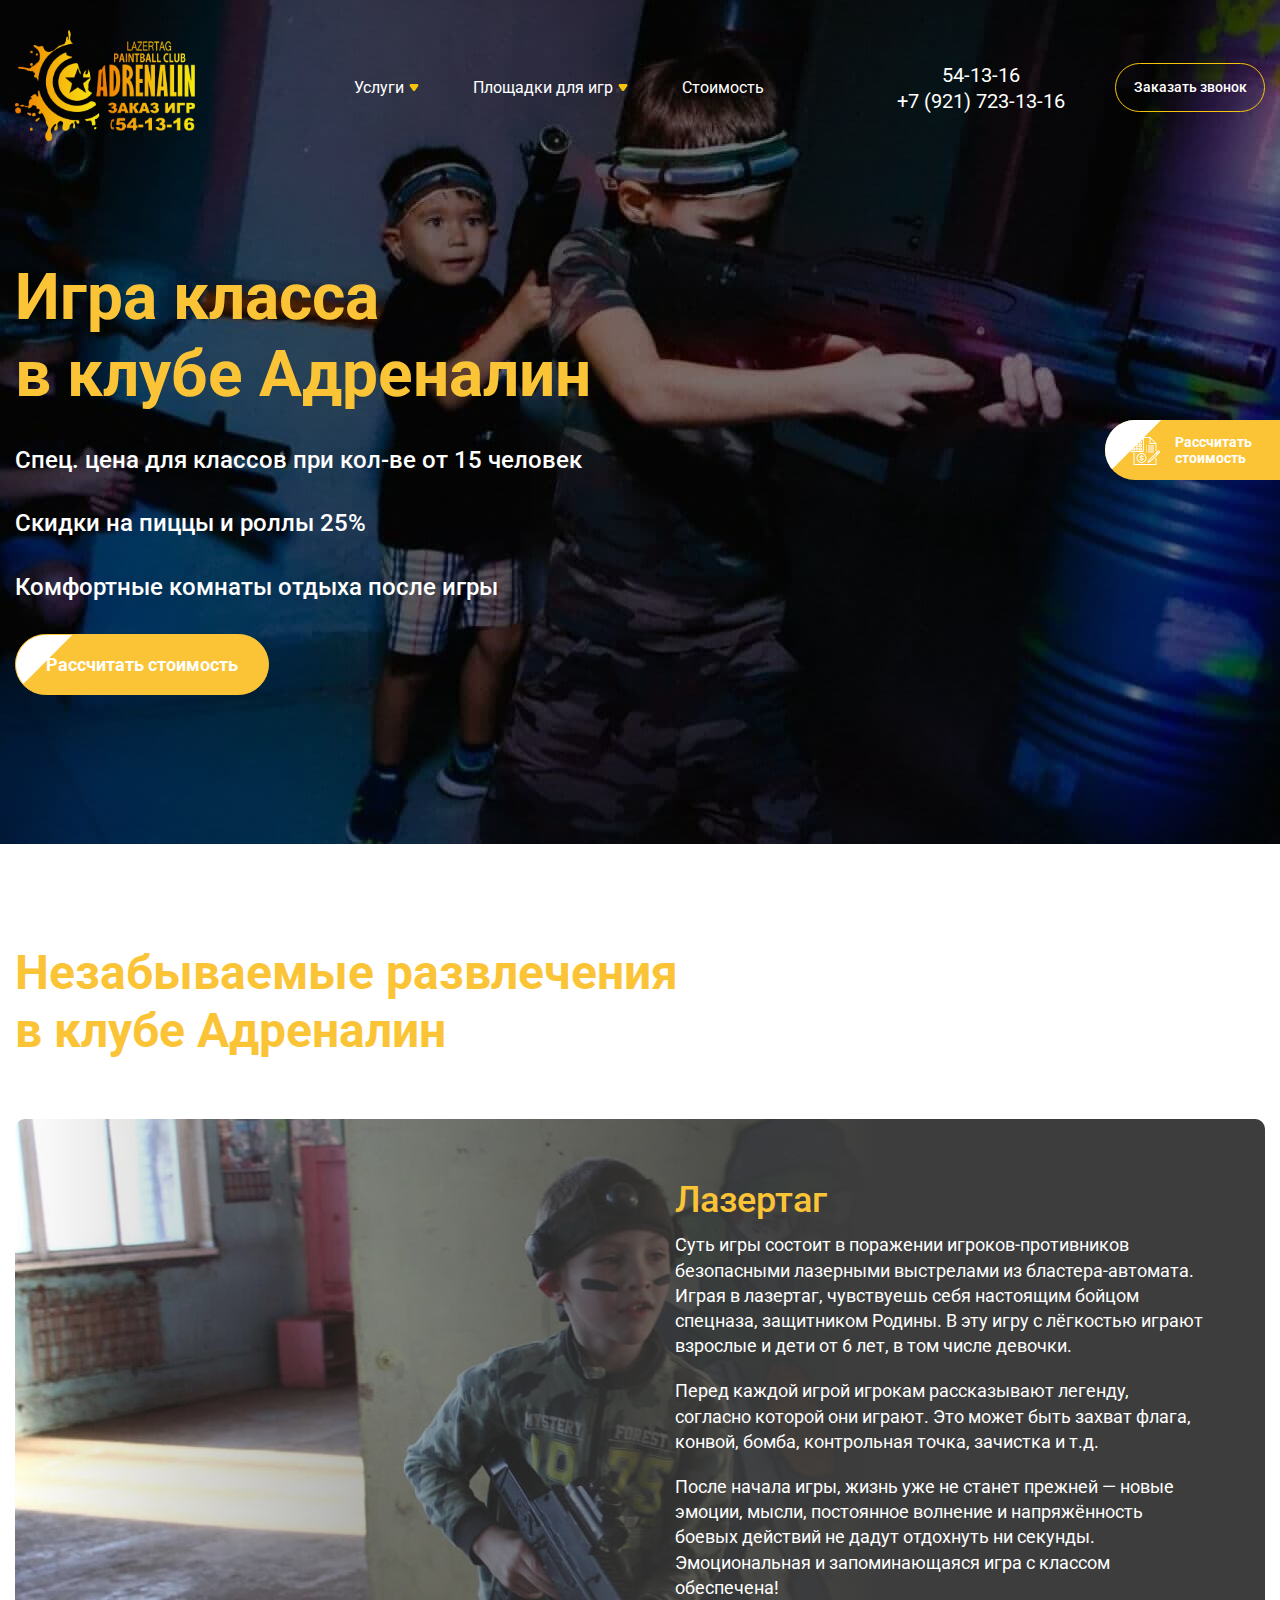
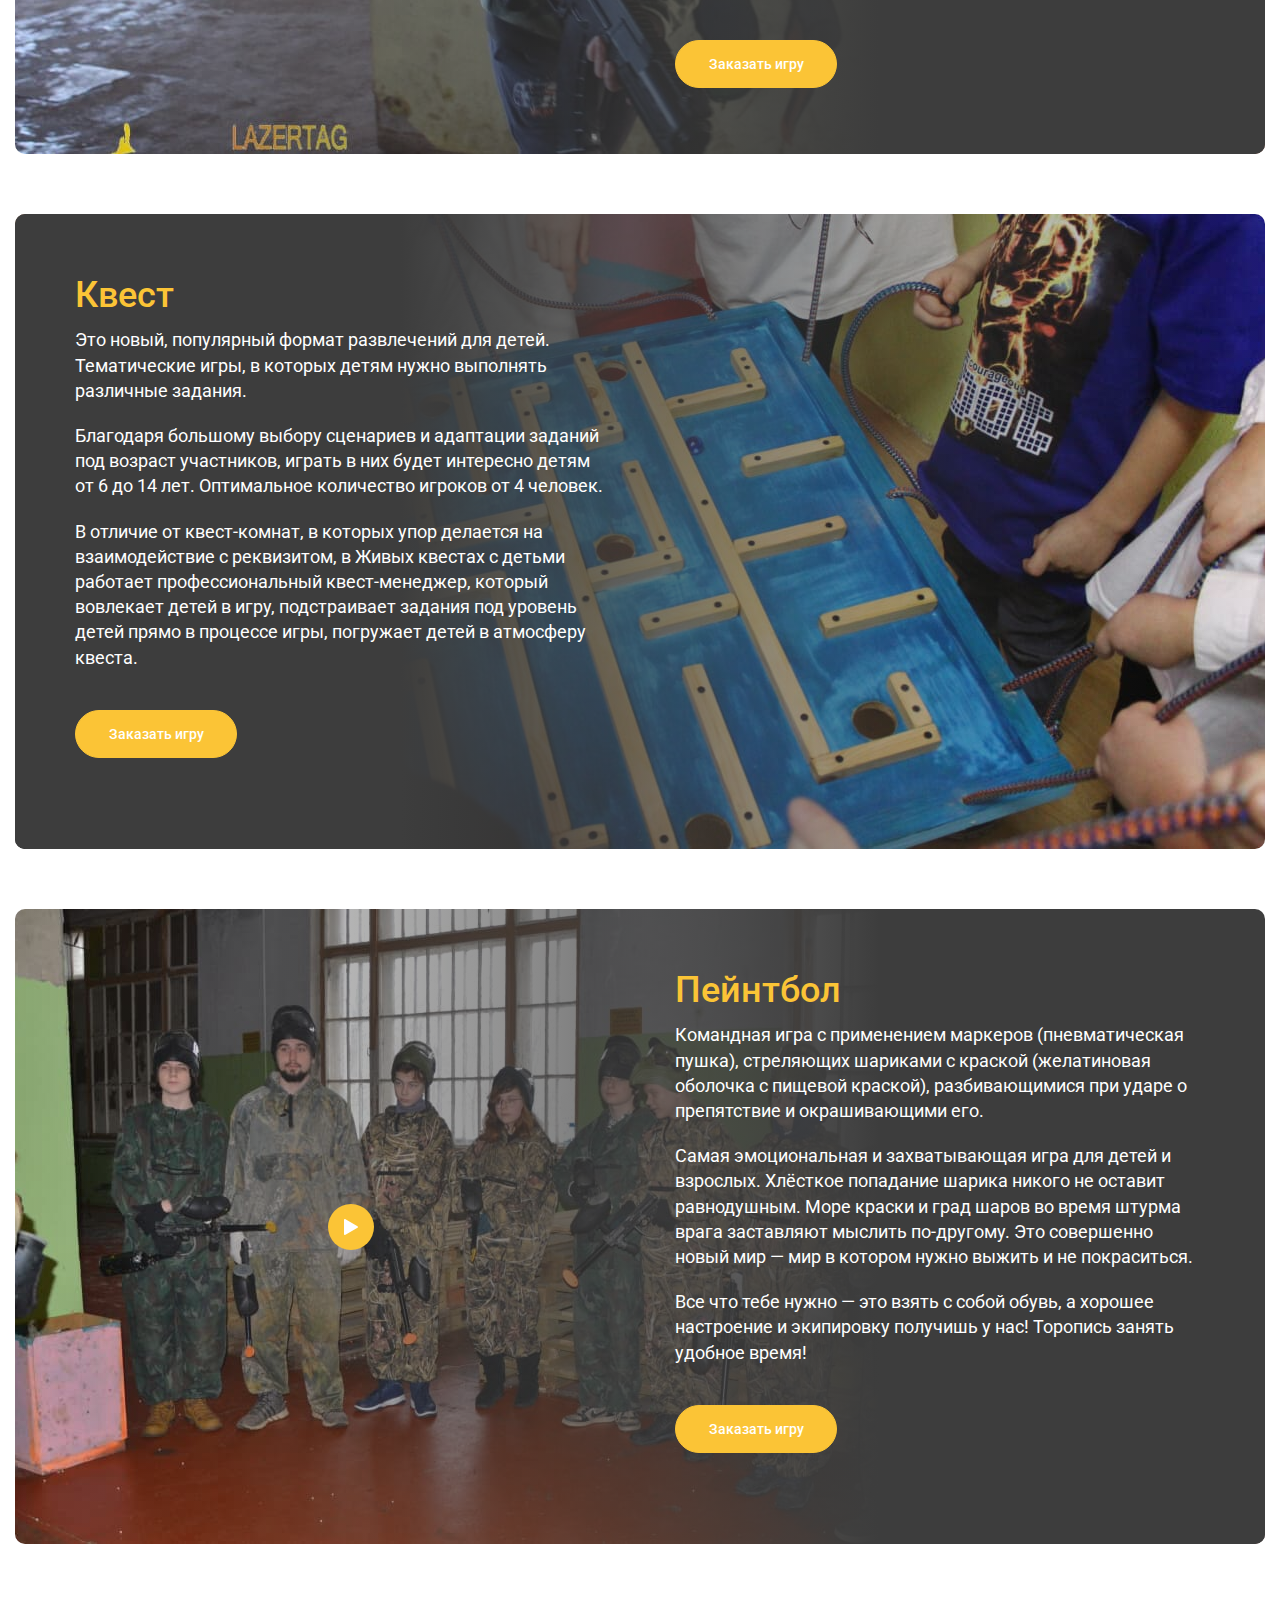
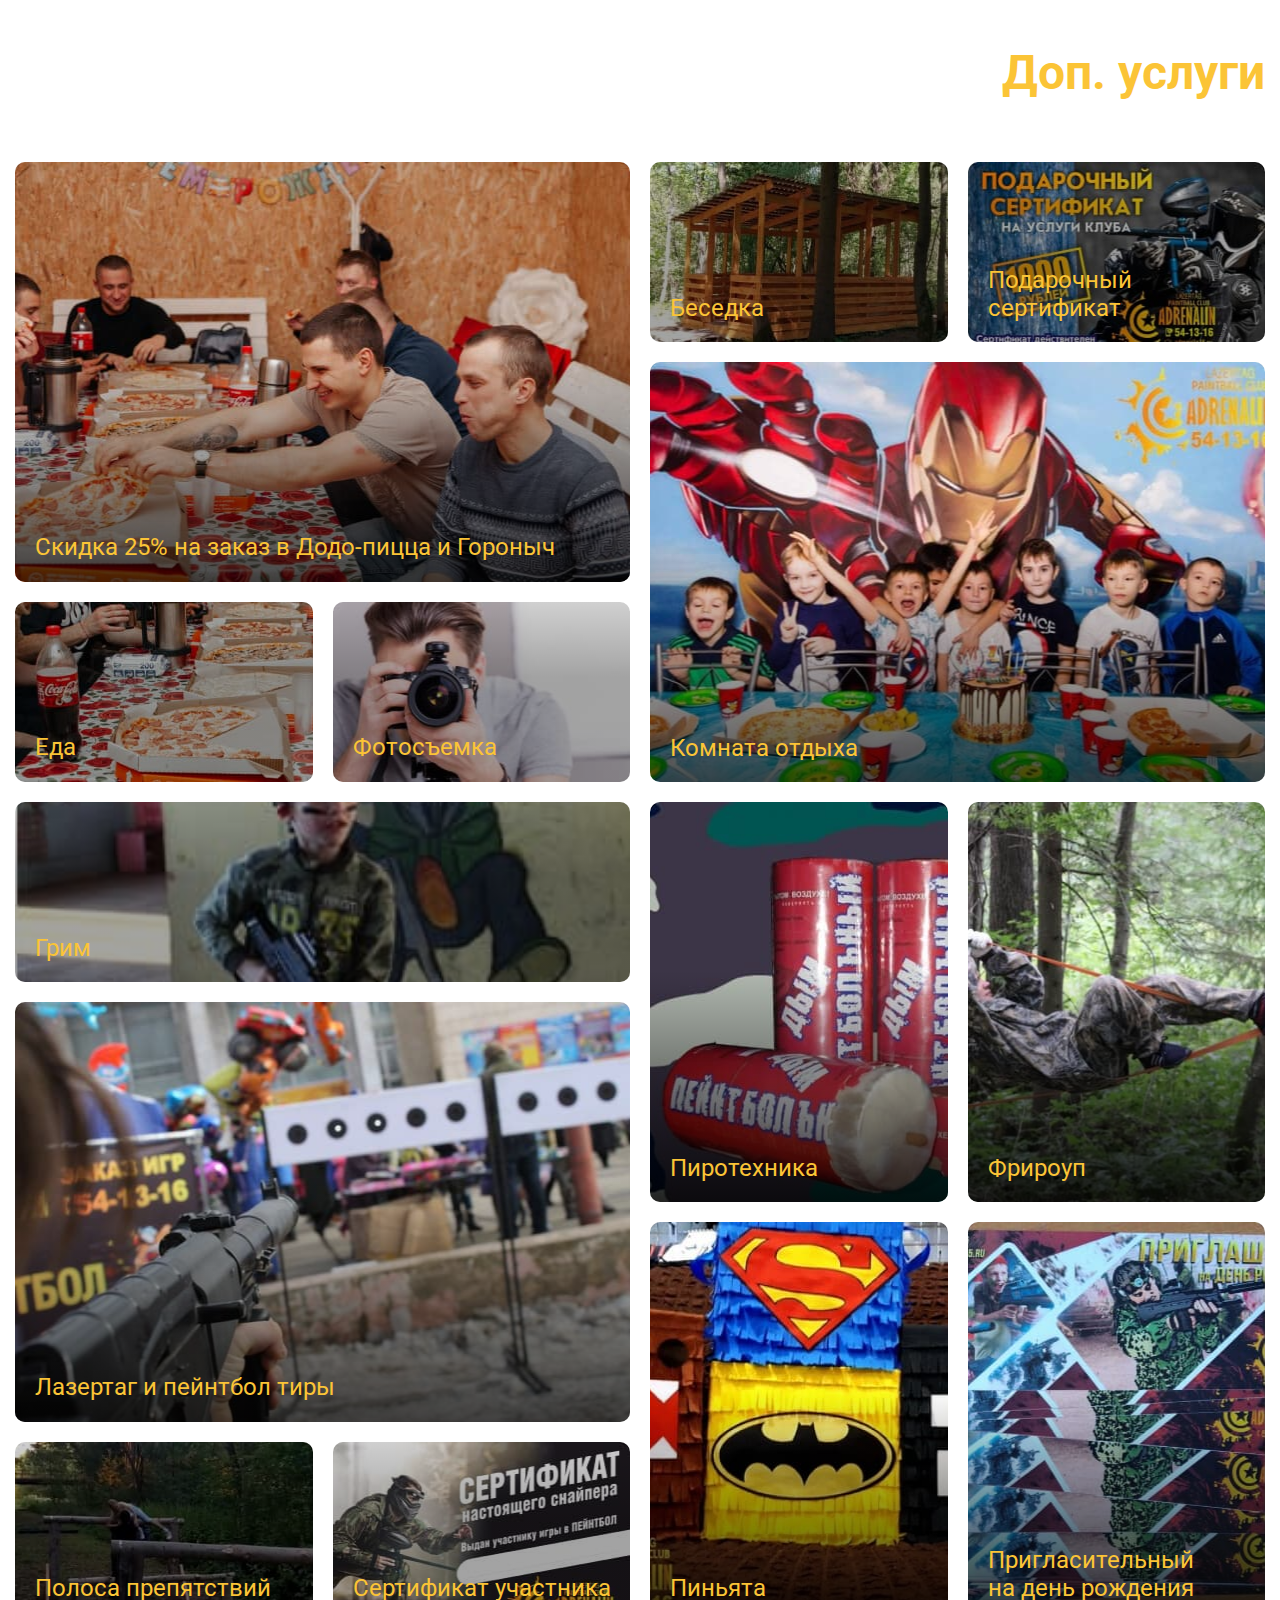
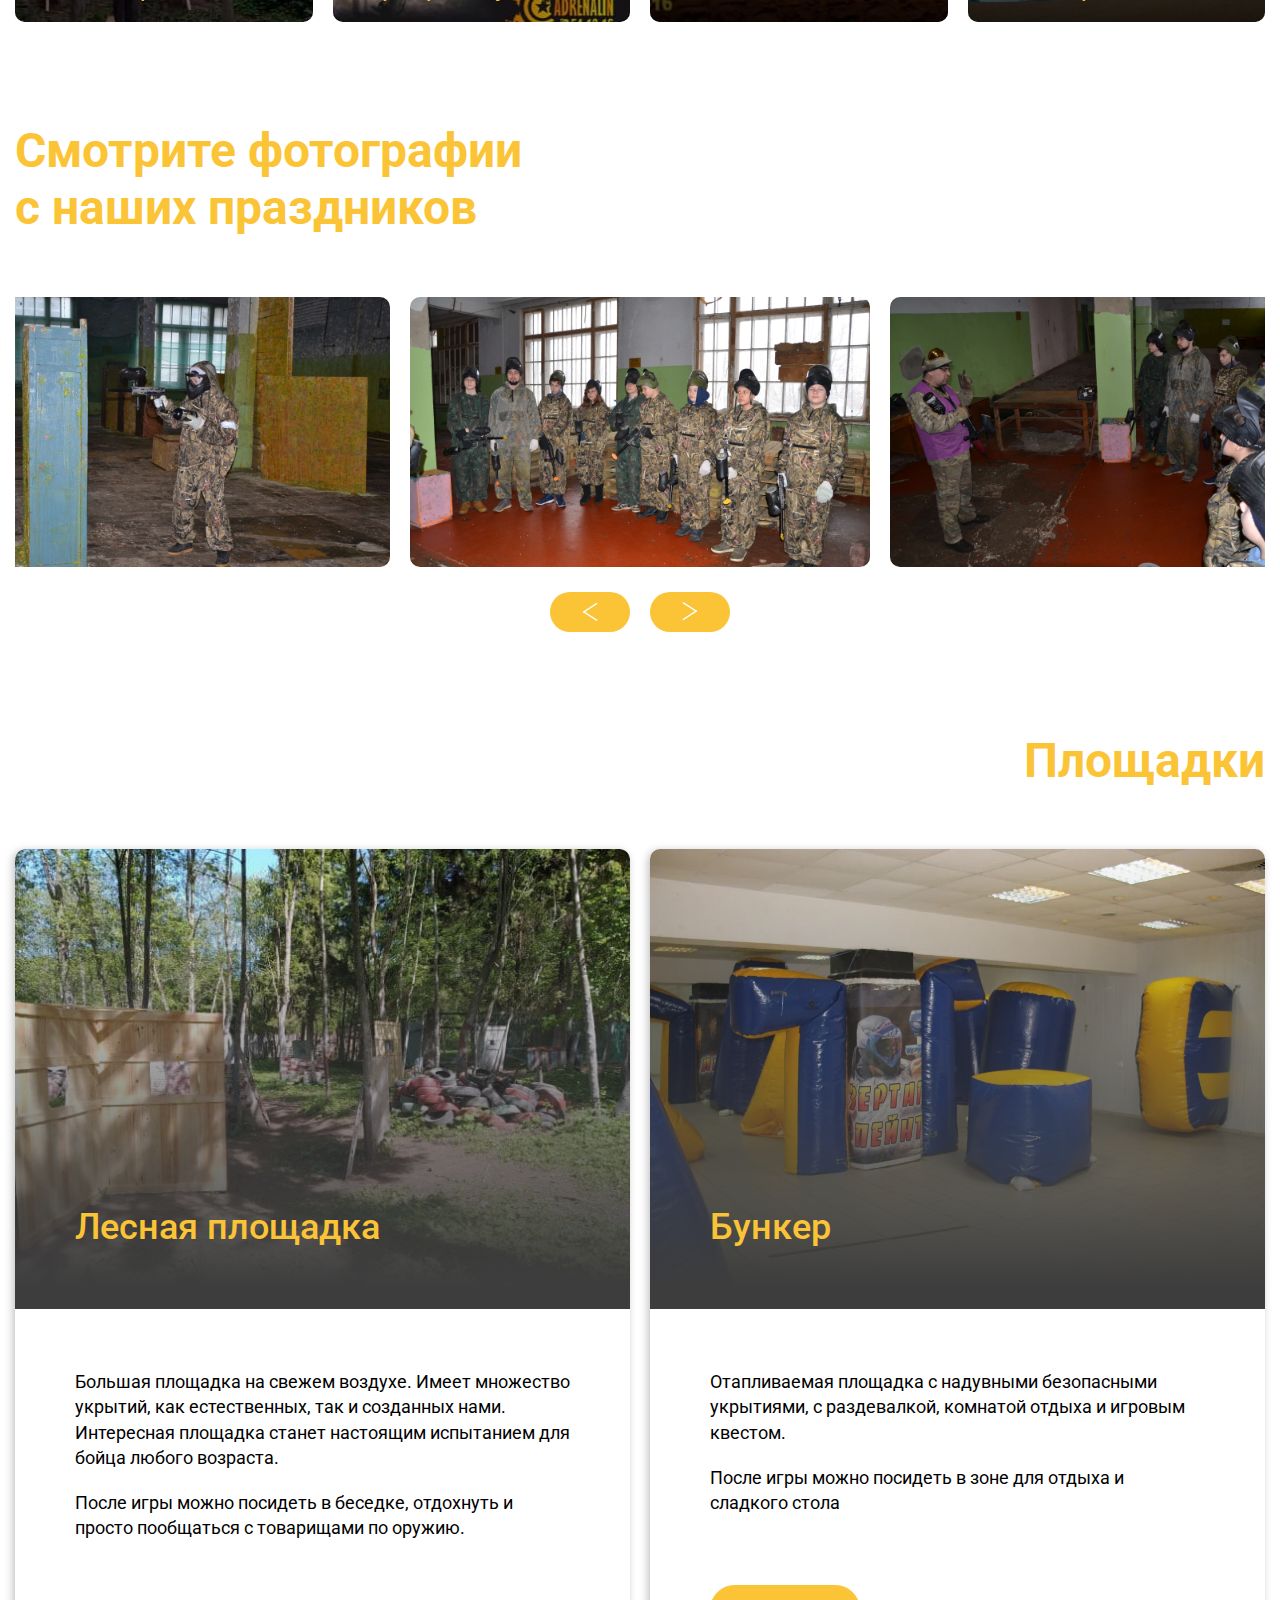
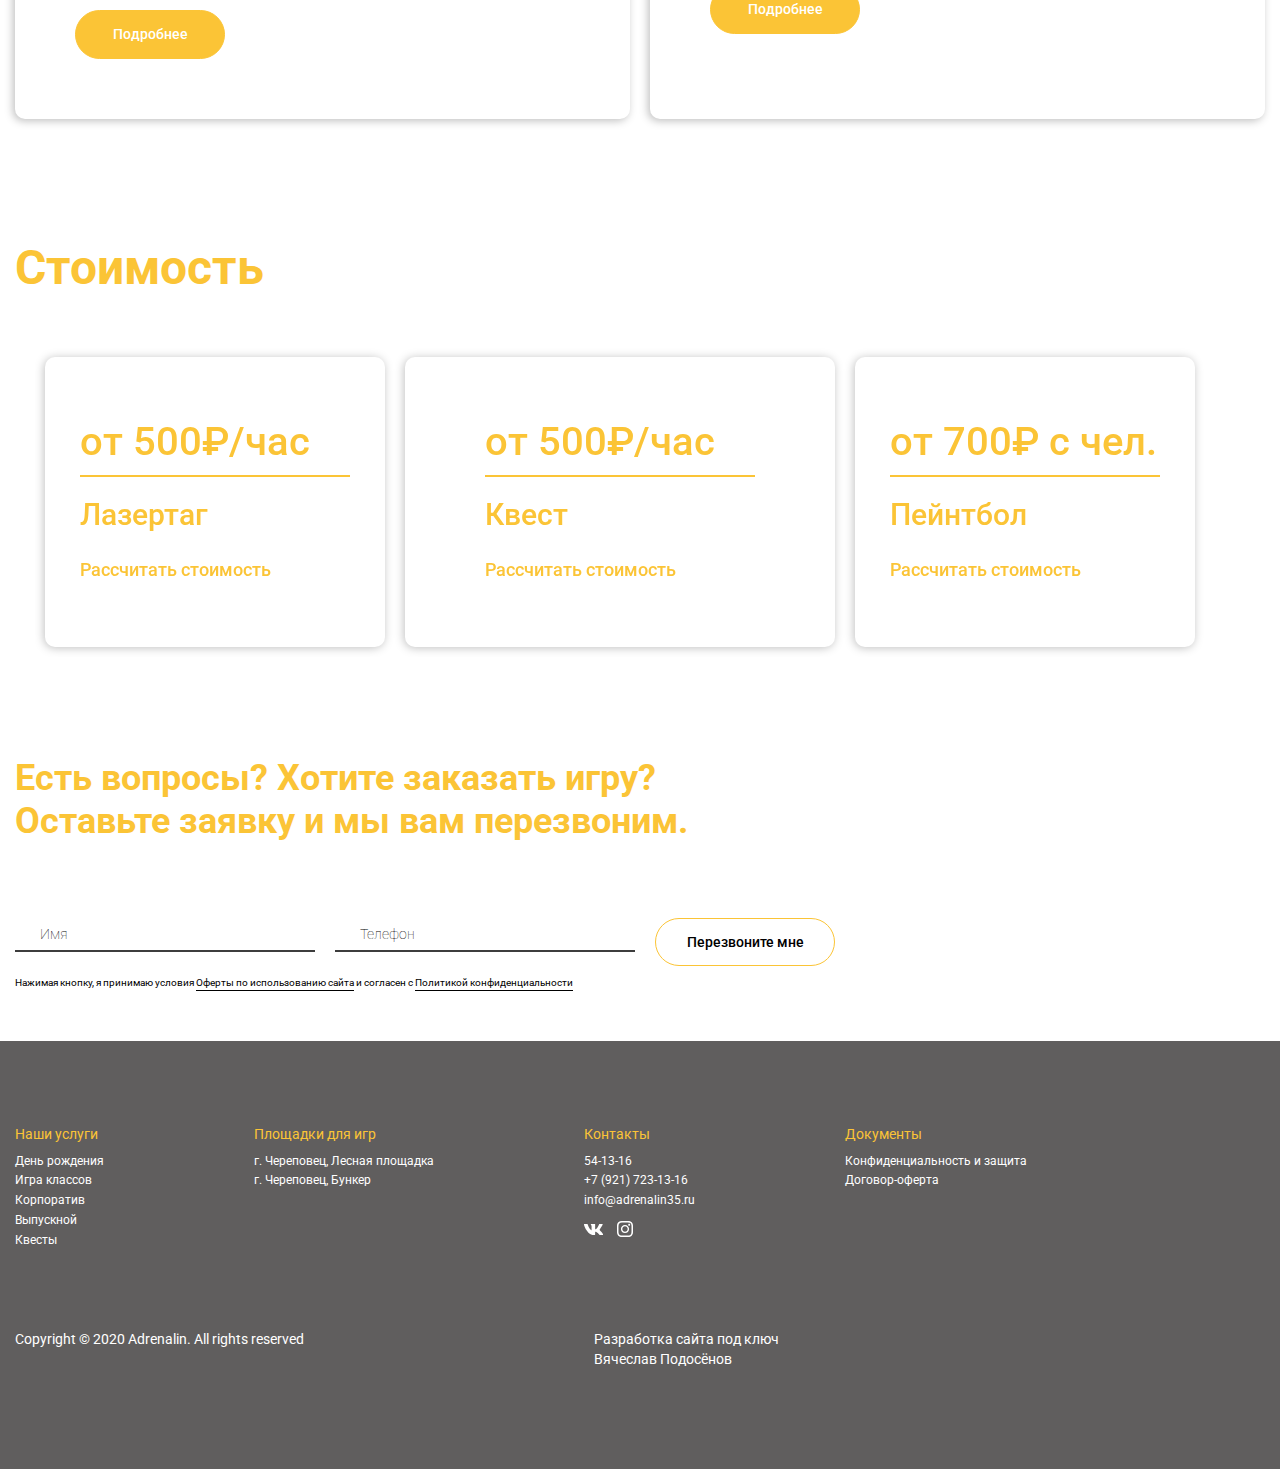
<file: game.html>
<!DOCTYPE html>
<html lang="ru">

<head>
  <meta charset="UTF-8">
  <meta name="viewport" content="width=device-width, initial-scale=1.0">
  <meta http-equiv="X-UA-Compatible" content="ie=edge">
  <title>Adrenalin — paintball & lazertag club</title>
  <link rel="shortcut icon" href="./favicon.ico" type="image/x-icon">
  <link rel="stylesheet" href="css/style.min.css">
  <link rel="stylesheet" href="css/jquery.formstyler.css">
</head>

<body class="game-of-classes">
  <div class="overlay" id="overlay"></div>
  <div class="popup main-modal" id="main-modal">
    <div class="popup__close popup-close"></div>
    <div class="main-modal__inner">
      <div class="main-modal__title title3"><span class="yellow">Оставьте заявку</span><br>
        и&nbsp;мы&nbsp;вам перезвоним</div>
      <form class="send-form-mess" action="mailer.php" method="POST">
        <div class="mainform__row">
          <div class="mainform__line">
            <input required class="mainform__field" type="text" id="name5" name="Имя пользователя:">
            <label class="mainform__label" for="name5">Имя</label>
          </div>
          <div class="mainform__line">
            <input required class="mainform__field" type="text" id="phone5" name="Телефон пользователя:">
            <label class="mainform__label" for="phone5">Телефон</label>
          </div>
          <div class="mainform__alert">Нажимая кнопку, я принимаю условия <a href="confidentiality.html">Оферты по
              использованию сайта </a> и&nbsp;согласен с <a href="protect.html">Политикой конфиденциальности</a></div>
          <button class="mainform__btn btn btn-11"><span>Перезвоните мне</span></button>
        </div>
      </form>
    </div>
  </div>
  
  <div class="calc-btn blick-btn popup-btn quiz-play met-btn" data-m-target="Jarlik-sprava" data-popup="quiz">
    <img src="img/calc-btn.png" alt="" class="calc-btn__img">
    <span>
      Рассчитать
      стоимость
    </span>
    <div class="blick-btn__before"></div>
    <div class="blick-btn__after"></div>
  </div>

  <div class="quiz popup" id="quiz">
    <div class="quiz__cost">
      <div class="quiz__cost-text">Ваша скидка</div>
      <div class="quiz__cost-number"><input form="quizForm" class="quiz-discount" name="Размер скидки:" type="text"
                                            value="200" readonly>₽
      </div>
    </div>
    <div class="quiz__close popup__close popup-close"></div>
    <form class="quiz__content form-send" method="post" action="mailer.php" id="quizForm">
      <div class="quiz-item current" data-quiz="1">
        <input type="radio" checked class="dis-none">
        <div class="quiz__title">
          Ответьте на 6 вопросов
          и получите скидку на игру,
          а&nbsp;также индивидуальный расчёт стоимости игры.
        </div>
      </div>
      <div class="quiz-item" data-quiz="2">
        <div class="quiz__title">
          Какой у вас повод для игры?
        </div>
        <div class="quiz-row">
          <div class="quiz-row__info tabs-quiz">
            <div class="quiz__radio tabs-quiz__item current" data-tab="qi1">
              <input id="reason1" name="Тип мероприятия:" type="radio" value="День рождения">
              <label for="reason1">День рождения</label>
            </div>
            <div class="quiz__radio tabs-quiz__item" data-tab="qi2">
              <input id="reason2" name="Тип мероприятия:" type="radio" value="Игра класса/выпускной">
              <label for="reason2">Игра класса/выпускной</label>
            </div>
            <div class="quiz__radio tabs-quiz__item" data-tab="qi3">
              <input id="reason3" name="Тип мероприятия:" type="radio" value="Сборная игра">
              <label for="reason3">Сборная игра</label>
            </div>
            <div class="quiz__radio tabs-quiz__item" data-tab="qi4">
              <input id="reason4" name="Тип мероприятия:" type="radio" value="Корпоратив">
              <label for="reason4">Корпоратив</label>
            </div>
          </div>
          <div class="quiz-tabs">
            <div class="quiz-row__img tabs-inner__item current ibg" id="qi1"
                 style="background-image: url(img/birthday/hero.jpg);"></div>
            <div class="quiz-row__img tabs-inner__item ibg" id="qi2"
                 style="background-image: url(img/game/hero-bg2.jpg);"></div>
            <div class="quiz-row__img tabs-inner__item ibg" id="qi3"
                 style="background-image: url(img/quest/quest-bg.jpg);"></div>
            <div class="quiz-row__img tabs-inner__item ibg" id="qi4"
                 style="background-image: url(img/company/hero.jpg);">
            </div>
          </div>
        </div>
      </div>
      <div class="quiz-item" data-quiz="3">
        <div class="quiz__title">
          Сколько человек планируется?
        </div>
        <div class="quiz-row1">
          <div class="quiz-row1__info">
            <div class="quiz__radio">
              <input id="howmuch1" name="Сколько человек?" type="radio" value="1">
              <label for="howmuch1">1</label>
            </div>
            <div class="quiz__radio">
              <input id="howmuch2" name="Сколько человек?" type="radio" value="до 6">
              <label for="howmuch2">до 6</label>
            </div>
            <div class="quiz__radio">
              <input id="howmuch3" name="Сколько человек?" type="radio" value="6-10">
              <label for="howmuch3">6-10</label>
            </div>
            <div class="quiz__radio">
              <input id="howmuch4" name="Сколько человек?" type="radio" value="10-15">
              <label for="howmuch4">10-15</label>
            </div>
            <div class="quiz__radio any">

              <input id="howmuch5" class="checkform" name="Сколько человек?" type="radio" value="">
              <label for="change_input">
                <input class="quiz-form-text" id="change_input" name="none" type="text"
                       placeholder="Другое">
              </label>
            </div>
          </div>
        </div>
      </div>
      <div class="quiz-item" data-quiz="4">
        <div class="quiz__title">
          Средний возраст участников?
        </div>
        <div class="quiz-row1 quiz-age">
          <div class="quiz-row1__info">
            <div class="quiz__radio">
              <input id="age1" name="Средний возраст участников:" type="radio" value="до 6 лет">
              <label for="age1">до 6 лет</label>
            </div>
            <div class="quiz__radio">
              <input id="age2" name="Средний возраст участников:" type="radio" value="9-11 лет">
              <label for="age2">9-11 лет</label>
            </div>
            <div class="quiz__radio">
              <input id="age3" name="Средний возраст участников:" type="radio" value="15-18 лет">
              <label for="age3">15-18 лет</label>
            </div>
            <div class="quiz__radio">
              <input id="age4" name="Средний возраст участников:" type="radio" value="6 -8 лет">
              <label for="age4">6 -8 лет</label>
            </div>
            <div class="quiz__radio">
              <input id="age5" name="Средний возраст участников:" type="radio" value="12-14 лет">
              <label for="age5">12-14 лет</label>
            </div>
            <div class="quiz__radio">
              <input id="age6" name="Средний возраст участников:" type="radio" value="18+ лет">
              <label for="age6">18+ лет</label>
            </div>
          </div>
        </div>
      </div>
      <div class="quiz-item" data-quiz="5">
        <div class="quiz__title">
          Какую площадку выберете?
        </div>
        <div class="quiz-row2 quiz-platform">
          <div class="quiz-row2__column">
            <input type="radio" name="Площадка:" id="platform1" value="Лесная площадка">
            <label for="platform1">
              <img src="img/quiz/1.png" alt="">
              <span>Лесная площадка</span>
            </label>
          </div>
          <div class="quiz-row2__column">
            <input type="radio" name="Площадка:" id="platform3" value="Бункер">
            <label for="platform3">
              <img src="img/quiz/3.png" alt="">
              <span>Бункер</span>
            </label>
          </div>
          <!-- <div class="quiz-row2__column">
            <input type="radio" name="Площадка:" id="platform2" value="Гоголя, 56 (за ТЦ «Рассвет»)">
            <label for="platform2">
              <img src="img/quiz/2.png" alt="">
              <span>Гоголя, 56 (за ТЦ «Рассвет»)</span>
            </label>
          </div> -->
        </div>
      </div>
      <div class="quiz-item" data-quiz="6">
        <div class="quiz__title">
          Напишите дату и время игры
        </div>
        <div class="quiz-row3 quiz-time">
          <div class="quiz__radio any">
            <input id="data-time" type="radio">
            <label for="change_input2">
              <input id="change_input2" name="Дата проведения:" class="quiz-form-text" type="text"
                     placeholder="Желаемые дата и время игры">
            </label>
          </div>
        </div>
      </div>
      <div class="quiz-item" data-quiz="7">
        <div class="quiz__title">
          Что может понадобиться?
        </div>
        <input type="radio" checked class="dis-none">
        <div class="quiz-end__row">
          <div class="quiz__end-check">
            <input id="check1" name="Гидробол" type="checkbox" value="Есть">
            <label for="check1">Гидробол</label>
          </div>
          <div class="quiz__end-check hgj">
            <input id="check2" name="Полоса препятствий" type="checkbox" value="Есть">
            <label for="check2">Полоса препятствий</label>
          </div>
          <div class="quiz__end-check">
            <input id="check3" name="Ведущая" type="checkbox" value="Есть">
            <label for="check3">Ведущая</label>
          </div>
          <div class="quiz__end-check">
            <input id="check4" name="Пиньята" type="checkbox" value="Есть">
            <label for="check4">Пиньята</label>
          </div>
          <div class="quiz__end-check hgj">
            <input id="check5" name="Сертификат участника" type="checkbox" value="Есть">
            <label for="check5">Сертификат участника</label>
          </div>
          <div class="quiz__end-check">
            <input id="check6" name="Музыка" type="checkbox" value="Есть">
            <label for="check6">Музыка</label>
          </div>
          <div class="quiz__end-check">
            <input id="check7" name="Грим" type="checkbox" value="Есть">
            <label for="check7">Грим</label>
          </div>
          <div class="quiz__end-check hgj">
            <input id="check8" name="Комната отдыха" type="checkbox" value="Есть">
            <label for="check8">Комната отдыха</label>
          </div>
          <div class="quiz__end-check">
            <input id="check9" name="Фрироуп" type="checkbox" value="Есть">
            <label for="check9">Фрироуп</label>
          </div>
          <div class="quiz__end-check">
            <input id="check10" name="Тир" type="checkbox" value="Есть">
            <label for="check10">Тир</label>
          </div>
          <div class="quiz__end-check hgj">
            <input id="check11" name="Пригласительные" type="checkbox" value="Есть">
            <label for="check11">Пригласительные</label>
          </div>
          <div class="quiz__end-check">
            <input id="check12" name="Тимбилдинг" type="checkbox" value="Есть">
            <label for="check12">Тимбилдинг</label>
          </div>
        </div>
      </div>
      <div class="quiz-item" data-quiz="8">
        <div class="quiz__title">
          Оставьте контакты и получите
          расчёт стоимости и скидку
          на&nbsp;игру
        </div>
        <div class="quiz-row4 quiz-contact">
          <div class="quiz__radio any any2">
            <input id="quizName" name="Имя пользователя:" class="quiz-form-text" type="text" required>
            <label for="quizName">Имя</label>
          </div>
          <div class="quiz__radio any any2">
            <input id="quizPhone" name="Телефон:" class="quiz-form-text" type="text" required>
            <label for="quizPhone">Телефон</label>
          </div>
        </div>
        <button type="submit" class="btn quiz-btn-send btn-12"><span>Далее</span></button>
      </div>
    </form>
    <!-- /.quiz__content -->
    <div class="quiz__info">
      <div class="quiz__info-content">
        <button class="quiz__info-prev btn"><span>Назад</span><span class="arr"></span></button>
        <div class="quiz__info-question">Вопрос <span class="quiz__info-start"></span> из <span
                class="quiz__info-end"></span></div>
        <button class="quiz__info-next btn"><span>Далее</span><span class="arr"></span></button>
      </div>
      <div class="quiz__line">
        <div class="quiz__line-complete"></div>
      </div>
    </div>
    <!-- /.quiz__info -->
  </div>
  <!-- /.quiz -->




  <!-- <Шапка сайта> -->
  <header class="header fixed white">
    <div class="container">
      <div class="header__inner">
        <a href="index.html" class="header__logo">
          <img src="img/header/logo.png" alt="">
        </a>
        <div class="header-menu">
          <div class="header-menu__close popup-close">
  
          </div>
          <ul class="header__menu">
            <li class="header__list">
              Услуги
              <ul class="header__submenu">
                <li><a href="birthday.html">День рождения</a></li>
                <li><a href="lasertag.html">Лазертаг</a></li>
                <li><a href="game.html">Игра классов</a></li>
                <li><a href="company.html">Корпоратив</a></li>
                <li><a href="release.html">Выпускной</a></li>
                <li><a href="quest.html">Квесты</a></li>
              </ul>
            </li>
            <li class="header__list">
              Площадки для игр
              <ul class="header__submenu">
                <li><a href="platform1.html">г. Череповец, Лесная площадка</a></li>
                <li><a href="platform3.html">г. Череповец, Бункер</a></li>
                <!-- <li><a href="platform2.html">г. Череповец, ул. Гоголя</a></li> -->
              </ul>
            </li>
            <li class="header__cost"><a href="#">Стоимость</a></li>
          </ul>
        </div>
        <div class="header__col">
          <div class="header__phone">
            <a href="tel:+541316">54-13-16</a>
            <a href="tel:+79217231316">+7 (921) 723-13-16</a>
          </div>
          <button class="header__btn btn btn-11 popup-btn met-btn" data-m-target="Zakaz_zvonka_shapka" data-popup="main-modal"><span>Заказать звонок</span></button>
        </div>
        <div class="header-burger">
          <span></span>
          <span></span>
          <span></span>
        </div>
      </div>
      <!-- /.header__inner -->
    </div>
    <!-- /.container -->
  </header>
  <!-- </Шапка сайта> -->

  <!-- <ГЛАВНЫЙ БЛОК ИГРА КЛАССОВ> -->
  <section class="gamemain ibg" style="background-image: url(img/game/hero-bg.jpg);">
    <div class="container">
      <div class="gamemain__inner">
        <h1 class="gamemain__title">Игра класса
          в&nbsp;клубе Адреналин</h1>
        <ul class="gamemain__list">
          <li>Спец. цена для классов при кол-ве от 15 человек</li>
          <li>Скидки на пиццы и роллы 25%</li>
          <li>Комфортные комнаты отдыха после игры</li>
        </ul>
        <button class="gamemain__btn btn blick-btn popup-btn quiz-play" data-popup="quiz">
          <span>Рассчитать
            стоимость</span>
            <span class="blick-btn__before"></span>
            <span class="blick-btn__after"></span>
          </button>
      </div>
      <!-- /.gamemain__inner -->
    </div>
    <!-- /.container -->
  </section>
  <!-- </ГЛАВНЫЙ БЛОК ИГРА КЛАССОВ> -->


  <!-- <НЕЗАБЫВАЕМЫЕ РАЗВЛЕЧЕНИЯ> -->
  <section class="game-about sect">
    <div class="container">
      <h2 class="game-about__title title">Незабываемые развлечения в&nbsp;клубе Адреналин</h2>
      <div class="game-about__row ibg" style="background-image: url(img/release/enter1.jpg);">
        <div class="game-about__row-inner">
          <h3 class="game-about__row-title title3">Лазертаг</h3>
          <div class="game-about__row-text">
            <p>Суть игры состоит в поражении игроков-противников безопасными лазерными выстрелами из бластера-автомата.
              Играя в лазертаг, чувствуешь себя настоящим бойцом спецназа, защитником Родины. В эту игру с лёгкостью
              играют взрослые и дети от 6 лет, в том числе девочки.</p>
            <p class="mobile-none">Перед каждой игрой игрокам рассказывают легенду, согласно которой они играют. Это
              может быть захват
              флага, конвой, бомба, контрольная точка, зачистка и т.д.</p>
            <p class="mobile-none">После начала игры, жизнь уже не станет прежней — новые эмоции, мысли, постоянное
              волнение и напряжённость
              боевых действий не дадут отдохнуть ни секунды. Эмоциональная и запоминающаяся игра с классом
              обеспечена!</p>
          </div>
          <button class="game-about__row-btn btn btn-12 popup-btn" data-popup="main-modal"><span>Заказать
              игру</span></button>
        </div>
        <!-- /.game-about__row-inner -->
      </div>
      <!-- /.game-about__row -->
      <div class="game-about__row ibg" style="background-image: url(img/release/enter2.jpg);">
        <div class="game-about__row-inner">
          <h3 class="game-about__row-title title3">Квест</h3>
          <div class="game-about__row-text">
            <p>Это новый, популярный формат развлечений для детей. Тематические игры, в которых детям нужно выполнять
              различные задания.</p>
            <p>Благодаря большому выбору сценариев и адаптации заданий под возраст участников, играть в них будет
              интересно детям от 6 до 14 лет. Оптимальное количество игроков от 4 человек.</p>
            <p class="mobile-none">В отличие от квест-комнат, в которых упор делается
              на взаимодействие с реквизитом, в Живых квестах
              с детьми работает профессиональный квест-менеджер, который вовлекает детей в игру, подстраивает задания
              под уровень детей прямо в процессе игры, погружает детей в атмосферу квеста.</p>
          </div>
          <button class="game-about__row-btn btn btn-12 popup-btn" data-popup="main-modal"><span>Заказать
              игру</span></button>
        </div>
        <!-- /.game-about__row-inner -->
      </div>
      <!-- /.game-about__row -->
      <div class="game-about__row ibg" style="background-image: url(img/release/enter3.jpg);">
        <a href="https://youtu.be/U-1WOclIHNc" rel="nofollow" target="_blank" class="video">
          <div class="video__click">
            <div class="video__click-body"></div>
          </div>
          <button class="video__btn">Смотреть видео</button>
        </a>
        <div class="game-about__row-inner">
          <h3 class="game-about__row-title title3">Пейнтбол</h3>
          <div class="game-about__row-text">
            <p>Командная игра с применением маркеров (пневматическая пушка), стреляющих шариками с краской (желатиновая
              оболочка с пищевой краской), разбивающимися при ударе
              о препятствие и окрашивающими его.</p>
            <p class="mobile-none">Самая эмоциональная и захватывающая игра для детей
              и взрослых. Хлёсткое попадание шарика никого не оставит равнодушным. Море краски и град шаров во время
              штурма врага заставляют мыслить по-другому. Это совершенно новый мир — мир в котором нужно выжить и не
              покраситься.</p>
            <p> Все что тебе нужно — это взять с собой обувь, а хорошее настроение и экипировку получишь у нас! Торопись
              занять удобное время!</p>
          </div>
          <button class="game-about__row-btn btn btn-12 popup-btn" data-popup="main-modal"><span>Заказать
              игру</span></button>
        </div>
        <!-- /.game-about__row-inner -->
      </div>
      <!-- /.game-about__row -->
    </div>
    <!-- /.container -->
  </section>
  <!-- </НЕЗАБЫВАЕМЫЕ РАЗВЛЕЧЕНИЯ> -->

    <!-- <ДОПОЛНИТЕЛЬНЫЕ УСЛУГИ> -->
  <div class="services-add sect">
    <div class="container">
      <h2 class="services-add__title title">Доп. услуги</h2>
      <div class="services-add__row row row-top">
        <div class="row__left">
          <div class="column-big ibg" style="background-image: url(img/servicesadd/1.jpg);">
            <div class="services-add__item">
              <h4 class="services-add__item-title">Скидка 25% на заказ в Додо-пицца и Гороныч</h4>
              <p class="services-add__item-text">У нас вы можете заказать еду и напитки в Додо-пицца
                или Горыныч со скидкой в 25%.</p>
            </div>
            <!-- /.services-add__item -->
          </div>
          <!-- /.column-big -->
          <div class="column-little ibg" style="background-image: url(img/servicesadd/2.jpg);">
            <div class="services-add__item">
              <h4 class="services-add__item-title">Еда</h4>
              <p class="services-add__item-text">Вы можете принести угощения с&nbsp;собой или доверить это нам</p>
            </div>
            <!-- /.services-add__item -->
          </div>
          <!-- /.column-little -->
          <div class="column-little ibg" style="background-image: url(img/servicesadd/3.jpg);">
            <div class="services-add__item">
              <h4 class="services-add__item-title">Фотосъемка</h4>
              <p class="services-add__item-text">На каждой игре проводится бесплатная фотосъёмка</p>
            </div>
            <!-- /.services-add__item -->
          </div>
          <!-- /.column-little -->
        </div>
        <!-- /.row__left -->
        <div class="row__right">
          <div class="column-little ibg" style="background-image: url(img/servicesadd/4.jpg);">
            <div class="services-add__item">
              <h4 class="services-add__item-title">Беседка</h4>
              <p class="services-add__item-text">На полигоне есть беседка, где
                можно отдохнуть, пообщаться и&nbsp;поесть шашлыки</p>
            </div>
            <!-- /.services-add__item -->
          </div>
          <!-- /.column-little -->
          <div class="column-little ibg" style="background-image: url(img/servicesadd/5.jpg);">
            <div class="services-add__item">
              <h4 class="services-add__item-title">Подарочный сертификат</h4>
              <p class="services-add__item-text">У нас вы можете приобрести
                подарочные сертификаты на любую сумму</p>
            </div>
            <!-- /.services-add__item -->
          </div>
          <!-- /.column-little -->
          <div class="column-big ibg" style="background-image: url(img/servicesadd/6.jpg);">
            <div class="services-add__item">
              <h4 class="services-add__item-title">Комната отдыха</h4>
              <p class="services-add__item-text">У нас есть специально оборудованные комнаты отдыха, где после войны можно отдохнуть, перевести дух и продолжить отмечать праздник со своими товарищами по оружию</p>
            </div>
            <!-- /.services-add__item -->
          </div>
          <!-- /.column-big -->
        </div>
        <!-- /.row__right -->
      </div>
      <!-- /.services-add__row -->
      <div class="services-add__row row">
        <div class="row__left">
          <div class="column-little ibg" style="background-image: url(img/servicesadd/7.jpg); width: 100%">
            <div class="services-add__item">
              <h4 class="services-add__item-title">Грим</h4>
              <p class="services-add__item-text">Мы можем сделать
                для вас специальную боевую раскраску</p>
            </div>
            <!-- /.services-add__item -->
          </div>
          <!-- /.column-little -->
          <!--            <div class="column-little ibg" style="background-image: url(img/servicesadd/8.jpg);">-->
          <!--              <div class="services-add__item">-->
          <!--                <h4 class="services-add__item-title">Гидробол</h4>-->
          <!--                <p class="services-add__item-text">Это активная командная игра, в которой для поражения противника используется оружие, заряженное шариками из гидрогеля.</p>-->
          <!--              </div>-->
          <!--              &lt;!&ndash; /.services-add__item &ndash;&gt;-->
          <!--            </div>-->
          <!-- /.column-little -->
          <div class="column-big ibg" style="background-image: url(img/servicesadd/9.jpg);">
            <div class="services-add__item">
              <h4 class="services-add__item-title">Лазертаг и пейнтбол тиры</h4>
              <p class="services-add__item-text">Устанавливаем специальные тиры для стрельбы по ним
                из оружия, предназначенного для лазертага или пейнтбола</p>
            </div>
            <!-- /.services-add__item -->
          </div>
          <!-- /.column-big -->
          <div class="column-little ibg" style="background-image: url(img/servicesadd/10.jpg);">
            <div class="services-add__item">
              <h4 class="services-add__item-title">Полоса препятствий</h4>
              <p class="services-add__item-text">Полоса местности, оборудованная различными препятствиями и инженерными сооружениями.</p>
            </div>
            <!-- /.services-add__item -->
          </div>
          <!-- /.column-little -->
          <div class="column-little ibg" style="background-image: url(img/servicesadd/11.jpg);">
            <div class="services-add__item">
              <h4 class="services-add__item-title">Сертификат участника</h4>
              <p class="services-add__item-text">У нас вы можете приобрести
                сертификаты участника для&nbsp;всех ваших гостей</p>
            </div>
            <!-- /.services-add__item -->
          </div>
          <!-- /.column-little -->
        </div>
        <!-- /.row__left -->
        <div class="row__right">
          <div class="column-middle ibg" style="background-image: url(img/servicesadd/12.jpg);">
            <div class="services-add__item">
              <h4 class="services-add__item-title">Пиротехника</h4>
              <p class="services-add__item-text">У&nbsp;нас вы можете приобрести
                гранаты&nbsp;и&nbsp;дымы, которые
                прошли&nbsp;обязательную
                сертификацию</p>
            </div>
            <!-- /.services-add__item -->
          </div>
          <!-- /.column-middle -->
          <div class="column-middle ibg" style="background-image: url(img/servicesadd/13.jpg);">
            <div class="services-add__item">
              <h4 class="services-add__item-title">Фрироуп</h4>
              <p class="services-add__item-text">Это преодоление дистанций, созданных на деревьях или искусственных опорах</p>
            </div>
            <!-- /.services-add__item -->
          </div>
          <!-- /.column-middle -->
          <div class="column-middle ibg" style="background-image: url(img/servicesadd/14.jpg);">
            <div class="services-add__item">
              <h4 class="services-add__item-title">Пиньята</h4>
              <p class="services-add__item-text">Это фигура наполненная внутри конфетами, которую именинник разбивает битой после игры.</p>
            </div>
            <!-- /.services-add__item -->
          </div>
          <!-- /.column-middle -->
          <div class="column-middle ibg" style="background-image: url(img/servicesadd/15.jpg);">
            <div class="services-add__item">
              <h4 class="services-add__item-title">Пригласительный
                на&nbsp;день&nbsp;рождения</h4>
              <p class="services-add__item-text">У&nbsp;нас вы можете приобрести
                пригласительные для&nbsp;всех
                ваших&nbsp;гостей</p>
            </div>
            <!-- /.services-add__item -->
          </div>
          <!-- /.column-middle -->
        </div>
        <!-- /.row__right -->
      </div>
      <!-- /.services-add__row -->
      <a href="#" class="btn-more slider-game__btn">Ещё услуги</a>
    </div>
    <!-- /.container -->
  </div>
    <!-- </ДОПОЛНИТЕЛЬНЫЕ УСЛУГИ> -->

  <!-- <ФОТО> -->
  <section class="photo sect">
    <div class="container">
      <h2 class="photo__titile title">Смотрите фотографии
        с&nbsp;наших праздников</h2>
    </div>
    <!-- /.container -->
    <div class="container-big">
      <div class="photo__slider slider-main">
        <div class="photo__item ibg" style="background-image: url(img/game/1.jpg);"></div>
        <div class="photo__item ibg" style="background-image: url(img/game/2.jpg);"></div>
        <div class="photo__item ibg" style="background-image: url(img/game/3.jpg);"></div>
        <div class="photo__item ibg" style="background-image: url(img/game/4.jpg);"></div>
        <div class="photo__item ibg" style="background-image: url(img/game/5.jpg);"></div>
        <div class="photo__item ibg" style="background-image: url(img/game/6.jpg);"></div>
        <div class="photo__item ibg" style="background-image: url(img/game/7.jpg);"></div>
      </div>
      <!-- /.photo__slider -->
    </div>
  </section>
  <!-- </ФОТО> -->


  <!-- <ПЛОЩАДКИ> -->
  <section class="platform sect">
    <div class="container">
      <h2 class="platform__title title right">Площадки</h2>
      <div class="platform__list">
        <div class="platform__item">
          <div class="platform__item-img ibg" style="background-image: url(img/platform/1.jpg);">
            <h3 class="platform__item-title title3">Лесная площадка</h3>
          </div>
          <div class="platform__item-info">
            <p>Большая площадка на свежем воздухе. Имеет множество укрытий, как естественных, так и созданных
              нами.
              Интересная площадка станет настоящим испытанием
              для бойца любого возраста. </p>
            <p>После игры можно посидеть в беседке, отдохнуть
              и просто пообщаться с товарищами по оружию.</p>
            <div class="platform__nav">
              <a href="platform1.html" class="platform__link btn btn-12"><span>Подробнее</span></a>
              <div class="video">
                <div class="video__click">
                  <div class="video__click-body"></div>
                </div>
                <button class="video__btn">Смотреть видео</button>
              </div>
            </div>
          </div>
        </div>
        <div class="platform__item">
          <div class="platform__item-img ibg" style="background-image: url(img/platform3/IMG_4637.JPG);">
            <h3 class="platform__item-title title3">Бункер</h3>
          </div>
          <div class="platform__item-info">
            <p>Отапливаемая площадка с надувными безопасными укрытиями, с раздевалкой, комнатой отдыха и игровым квестом.</p>
            <p>После игры можно посидеть в зоне для отдыха и сладкого стола</p>
            <div class="platform__nav">
              <a href="platform3.html" class="platform__link btn btn-12"><span>Подробнее</span></a>
              <div class="video">
                <div class="video__click">
                  <div class="video__click-body"></div>
                </div>
                <button class="video__btn">Смотреть видео</button>
              </div>
            </div>
          </div>
        </div>
        <!-- /.platform__item -->

        <!-- <div class="platform__item">
          <div class="platform__item-img ibg" style="background-image: url(img/platform/2.jpg);">
            <h3 class="platform__item-title title3">Гоголя, 56 (за&nbsp;ТЦ&nbsp;«Рассвет»)</h3>
          </div>
          <div class="platform__item-info">
            <p>Огромная площадка которая может вместить до 100 человек. В ней есть множество укрытий, место для отдыха
              после игры. </p>
            <p>Так же мы устраиваем там турниры. А ещё, когда темно, мы выключаем свет и включаем неоновый свет.
              Приходите и почувствуйте это сами!</p>
            <div class="platform__nav">
              <a href="platform2.html" class="platform__link btn btn-12"><span>Подробнее</span></a>
              <div class="video">
                <div class="video__click">
                  <div class="video__click-body"></div>
                </div>
                <button class="video__btn">Смотреть видео</button>
              </div>
            </div>
          </div>
        </div> -->
        <!-- /.platform__item -->
      </div>
      <!-- /.platform__list -->
    </div>
    <!-- /.container -->
  </section>
  <!-- </ПЛОЩАДКИ> -->

  <!-- <СТОИМОСТЬ ИГРА КЛАССОВ> -->
  <section class="costblock sect" id="cost-point">
    <div class="container">
      <h2 class="costblock__title title">Стоимость</h2>
      <div class="costblock__slider game-slider__inner">
        <div class="costblock__item popup-btn quiz-play" data-popup="quiz">
          <div class="costblock__item-inner">
            <div class="costblock__price title3">от 500₽/час</div>
            <div class="costblock__name">Лазертаг</div>
            <div class="costblock__link slider-game__btn">Рассчитать стоимость</div>
          </div>
          <!-- /.costblock__item-inner -->
        </div>
        <!-- /.costblock__item -->
        <div class="costblock__item active popup-btn quiz-play" data-popup="quiz">
          <div class="costblock__item-inner">
            <div class="costblock__price title3">от 500₽/час</div>
            <div class="costblock__name">Квест</div>
            <div class="costblock__link slider-game__btn">Рассчитать стоимость</div>
          </div>
          <!-- /.costblock__item-inner -->
        </div>
        <!-- /.costblock__item -->
        <div class="costblock__item popup-btn quiz-play" data-popup="quiz">
          <div class="costblock__item-inner">
            <div class="costblock__price title3">от 700₽ с чел.</div>
            <div class="costblock__name">Пейнтбол</div>
            <div class="costblock__link slider-game__btn">Рассчитать стоимость</div>
          </div>
          <!-- /.costblock__item-inner -->
        </div>
        <!-- /.costblock__item -->
      </div>
      <!-- /.costblock__slider -->
    </div>
    <!-- /.container -->
  </section>
  <!-- </СТОИМОСТЬ ИГРА КЛАССОВ> -->


  <!-- <ФОРМА ОБРАТНОЙ СВЯЗИ> -->
  <section class="mainform sect">
    <div class="container">
      <div class="mainform__inner">
        <h2 class="mainform__title title3 yellow">Есть вопросы? Хотите&nbsp;заказать&nbsp;игру?
          Оставьте заявку и мы вам перезвоним.</h2>
        <form action="mailer.php" method="POST" class="send-form-mess2">
          <div class="mainform__row">
            <div class="mainform__line">
              <input required class="mainform__field" type="text" id="name" name="Имя пользователя:">
              <label class="mainform__label" for="name">Имя</label>
            </div>
            <div class="mainform__line">
              <input required class="mainform__field" type="text" id="phone" name="Телефон пользователя:">
              <label class="mainform__label" for="phone">Телефон</label>
            </div>
            <button class="mainform__btn btn btn-11"><span>Перезвоните мне</span></button>
          </div>
        </form>
        <div class="mainform__alert">Нажимая кнопку, я принимаю условия <a href="confidentiality.html">Оферты по
            использованию сайта </a> и
          согласен с <a href="protect.html">Политикой конфиденциальности</a></div>
      </div>
      <!-- /.mainform__inner -->
    </div>
    <!-- /.container -->
  </section>
  <!-- </ФОРМА ОБРАТНОЙ СВЯЗИ> -->


  <!-- <ПОДВАЛ САЙТА> -->
  <footer class="footer">
    <div class="container">
      <div class="footer__inner">
        <div class="footer__column">
          <h5 class="footer__title">Наши услуги</h5>
          <ul class="footer__list">
            <li class="footer__list-item"><a href="birthday.html">День рождения</a></li>
            <li class="footer__list-item"><a href="game.html">Игра классов</a></li>
            <li class="footer__list-item"><a href="company.html">Корпоратив</a></li>
            <li class="footer__list-item"><a href="release.html">Выпускной</a></li>
            <li class="footer__list-item"><a href="quest.html">Квесты</a></li>
          </ul>
        </div>
        <!-- /.footer__column -->
        <div class="footer__column">
          <h5 class="footer__title">Площадки для игр</h5>
          <ul class="footer__list">
            <li class="footer__list-item"><a href="platform1.html">г. Череповец, Лесная площадка</a></li>
            <li class="footer__list-item"><a href="platform3.html">г. Череповец, Бункер</a></li>
            <!-- <li class="footer__list-item"><a href="platform2.html">г. Череповец, ул. Гоголя</a></li> -->
          </ul>
        </div>
        <!-- /.footer__column -->
        <div class="footer__column">
          <h5 class="footer__title">Контакты</h5>
          <ul class="footer__list">
            <li class="footer__list-item"><a href="tel:+541316">54-13-16</a></li>
            <li class="footer__list-item"><a href="tel:+79217231316">+7 (921) 723-13-16</a></li>
            <li class="footer__list-item"><a href="mailto:info@adrenalin35.ru">info@adrenalin35.ru</a></li>
          </ul>
          <div class="footer__list-social">
            <a href="https://vk.com/adrenalinpaintball" rel="nofollow" target="_blank"><span class="footer__list-social-img ibg"></span></a>
            <a href="https://www.instagram.com/_adrenalin35_/" rel="nofollow" target="_blank"><span class="footer__list-social-img ibg"></span></a>
          </div>
        </div>
        <div class="footer__column">
          <h5 class="footer__title">Документы</h5>
          <ul class="footer__list">
            <li class="footer__list-item"><a href="protect.html">Конфиденциальность и защита</a></li>
            <li class="footer__list-item"><a href="confidentiality.html">Договор-оферта</a></li>
          </ul>
        </div>
        <!-- /.footer__column -->
      </div>
      <!-- /.footer__inner -->
      <div class="footer__info">
        <p class="footer__copy">Copyright © 2020 Adrenalin. All rights reserved</p>
        <a href="https://vk.com/vpodosenov" rel="nofollow" target="_blank" class="development-link"><span>Разработка сайта под ключ <br>Вячеслав Подосёнов</span></a>
      </div>
      <!-- /.footer__info -->
    </div>
    <!-- /.container -->
  </footer>
  <!-- </ПОДВАЛ САЙТА> -->
  <script src="https://ajax.googleapis.com/ajax/libs/jquery/3.4.1/jquery.min.js"></script>
  <script src="js/custom.js"></script>
  <script src="js/libs.min.js"></script>
  <script src="js/main-min.js"></script>
  
    <!-- Yandex.Metrika counter -->
  
    <script type="text/javascript">
      (function (m, e, t, r, i, k, a) {
        m[i] = m[i] || function () {
          (m[i].a = m[i].a || []).push(arguments)
        };
  
        m[i].l = 1 * new Date();
        k = e.createElement(t), a = e.getElementsByTagName(t)[0], k.async = 1, k.src = r, a.parentNode.insertBefore(k,
          a)
      })
  
      (window, document, "script", "https://mc.yandex.ru/metrika/tag.js", "ym");
  
      ym(57870985, "init", {
  
        clickmap: true,
  
        trackLinks: true,
  
        accurateTrackBounce: true,
  
        webvisor: true
  
      });
    </script>
  
    <noscript>
      <div><img src="https://mc.yandex.ru/watch/57870985" style="position:absolute; left:-9999px;" alt="" /></div>
    </noscript>
  
    <!-- /Yandex.Metrika counter -->
</body>

</html>
</file>
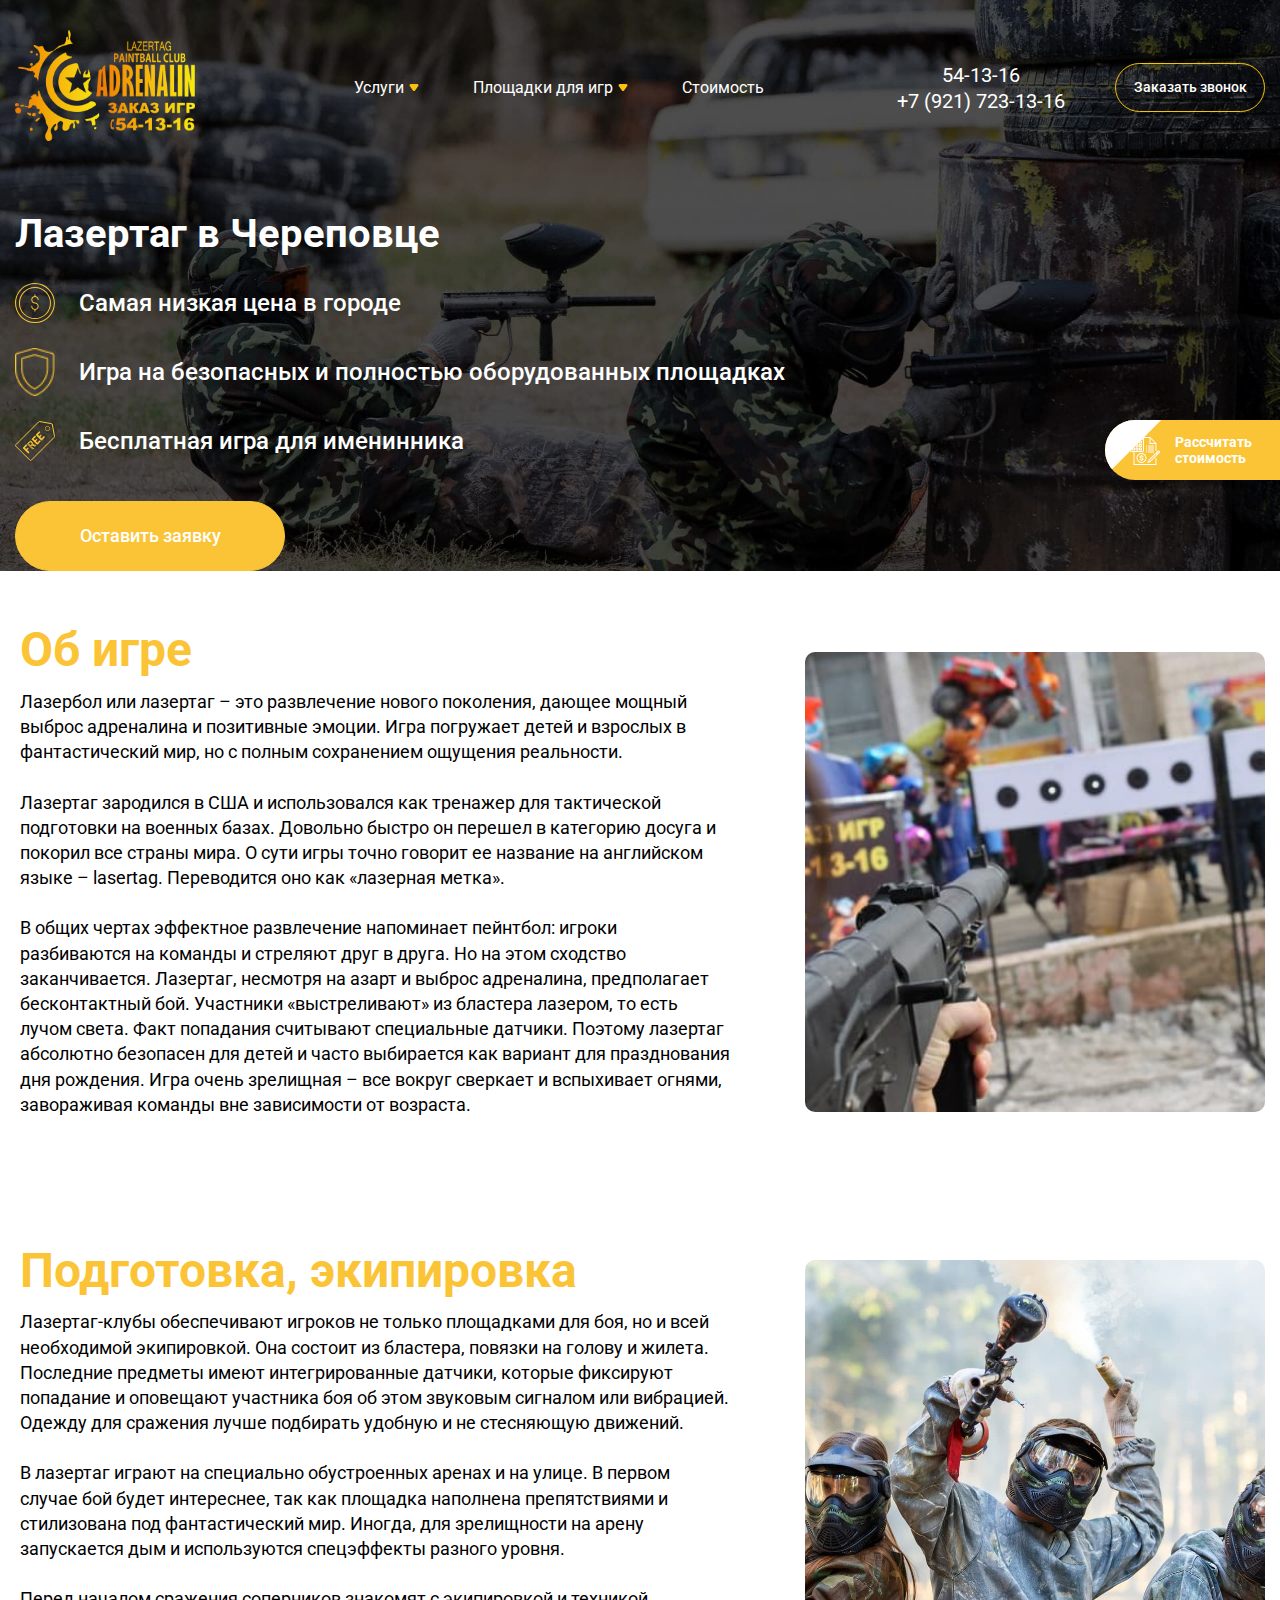
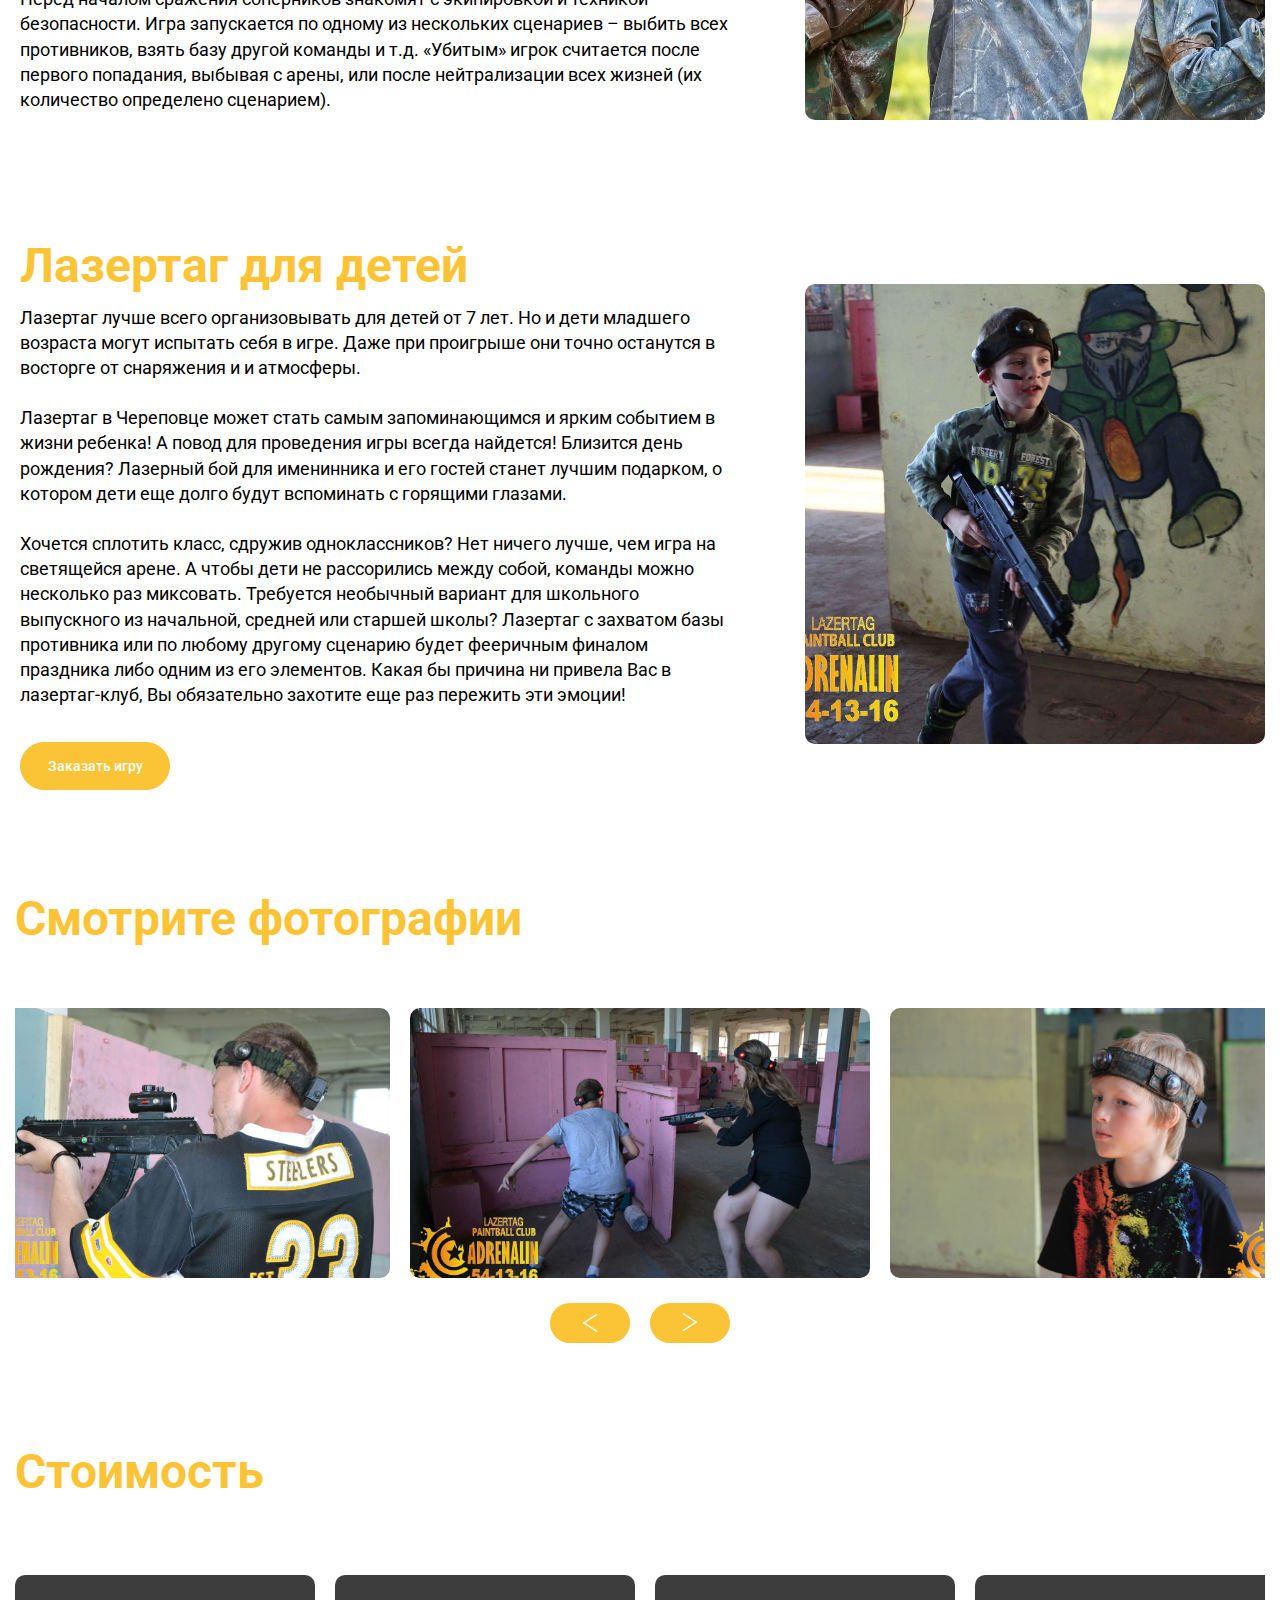
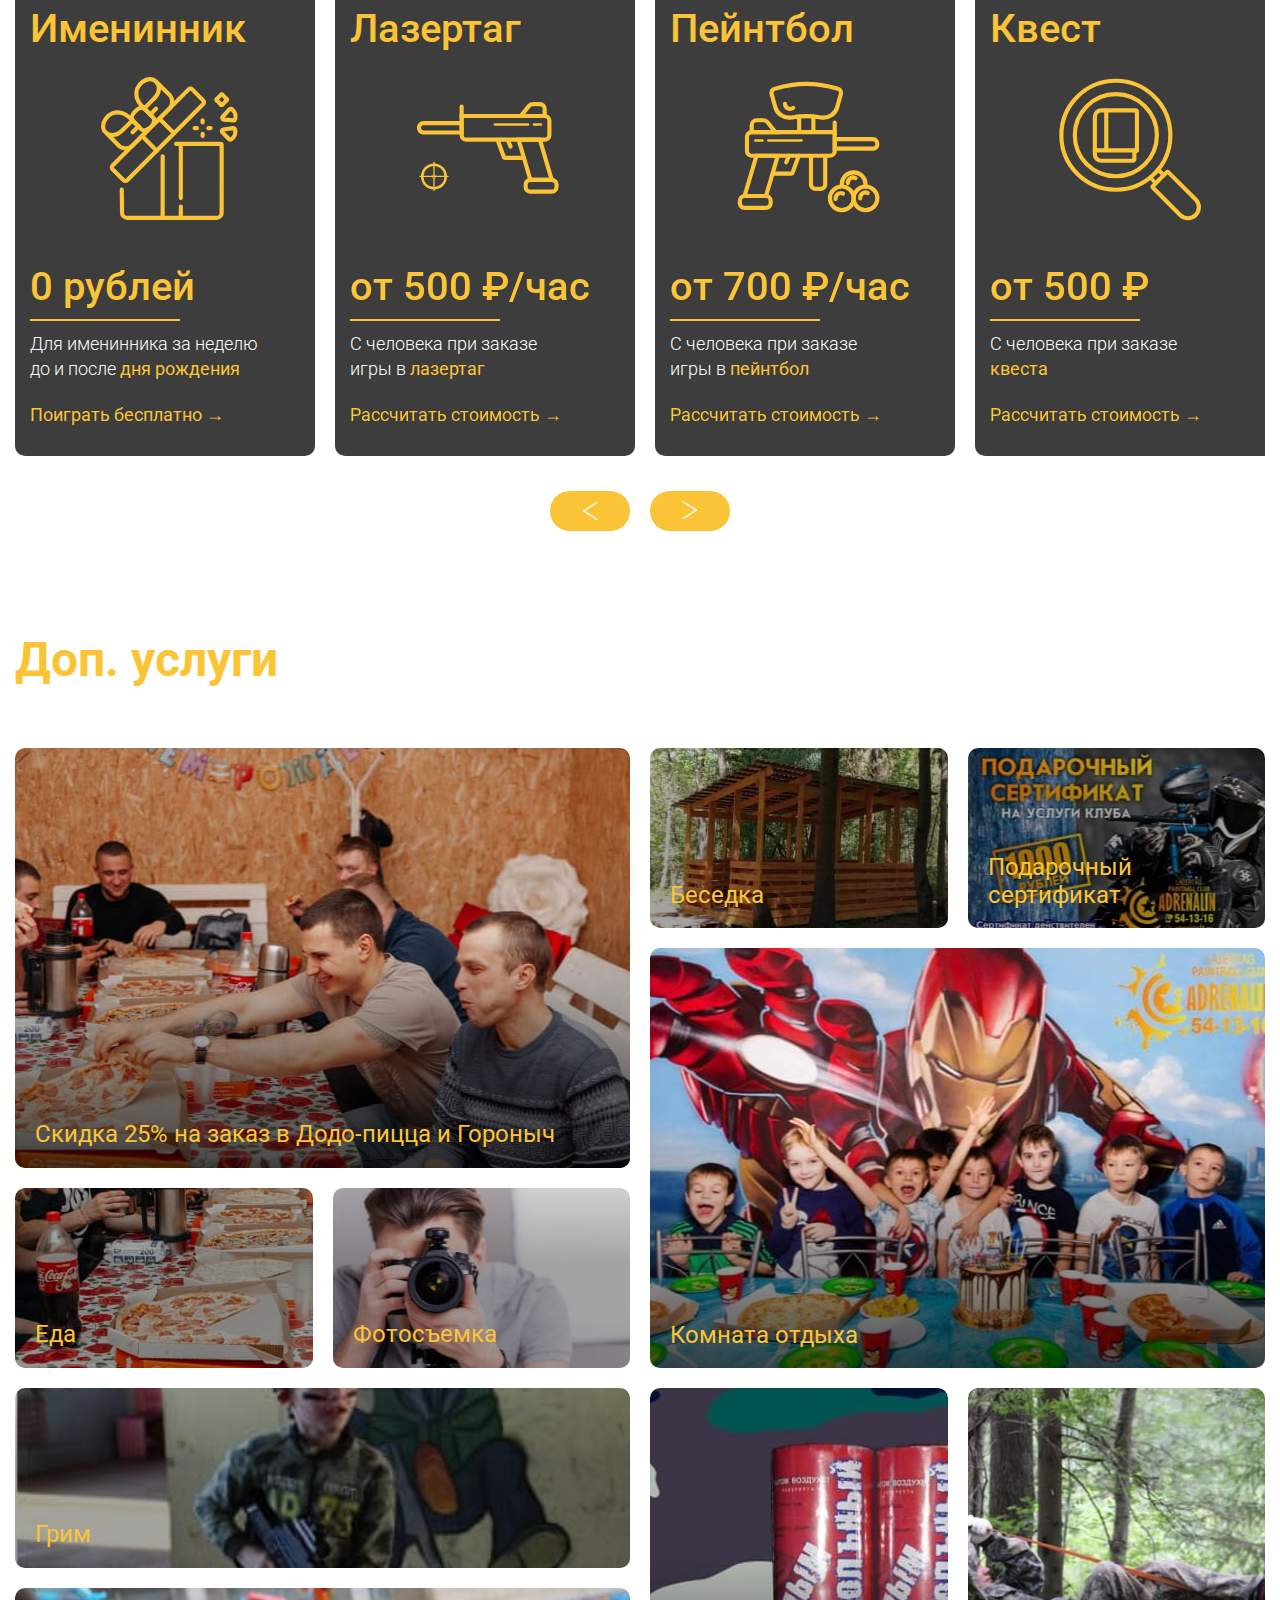
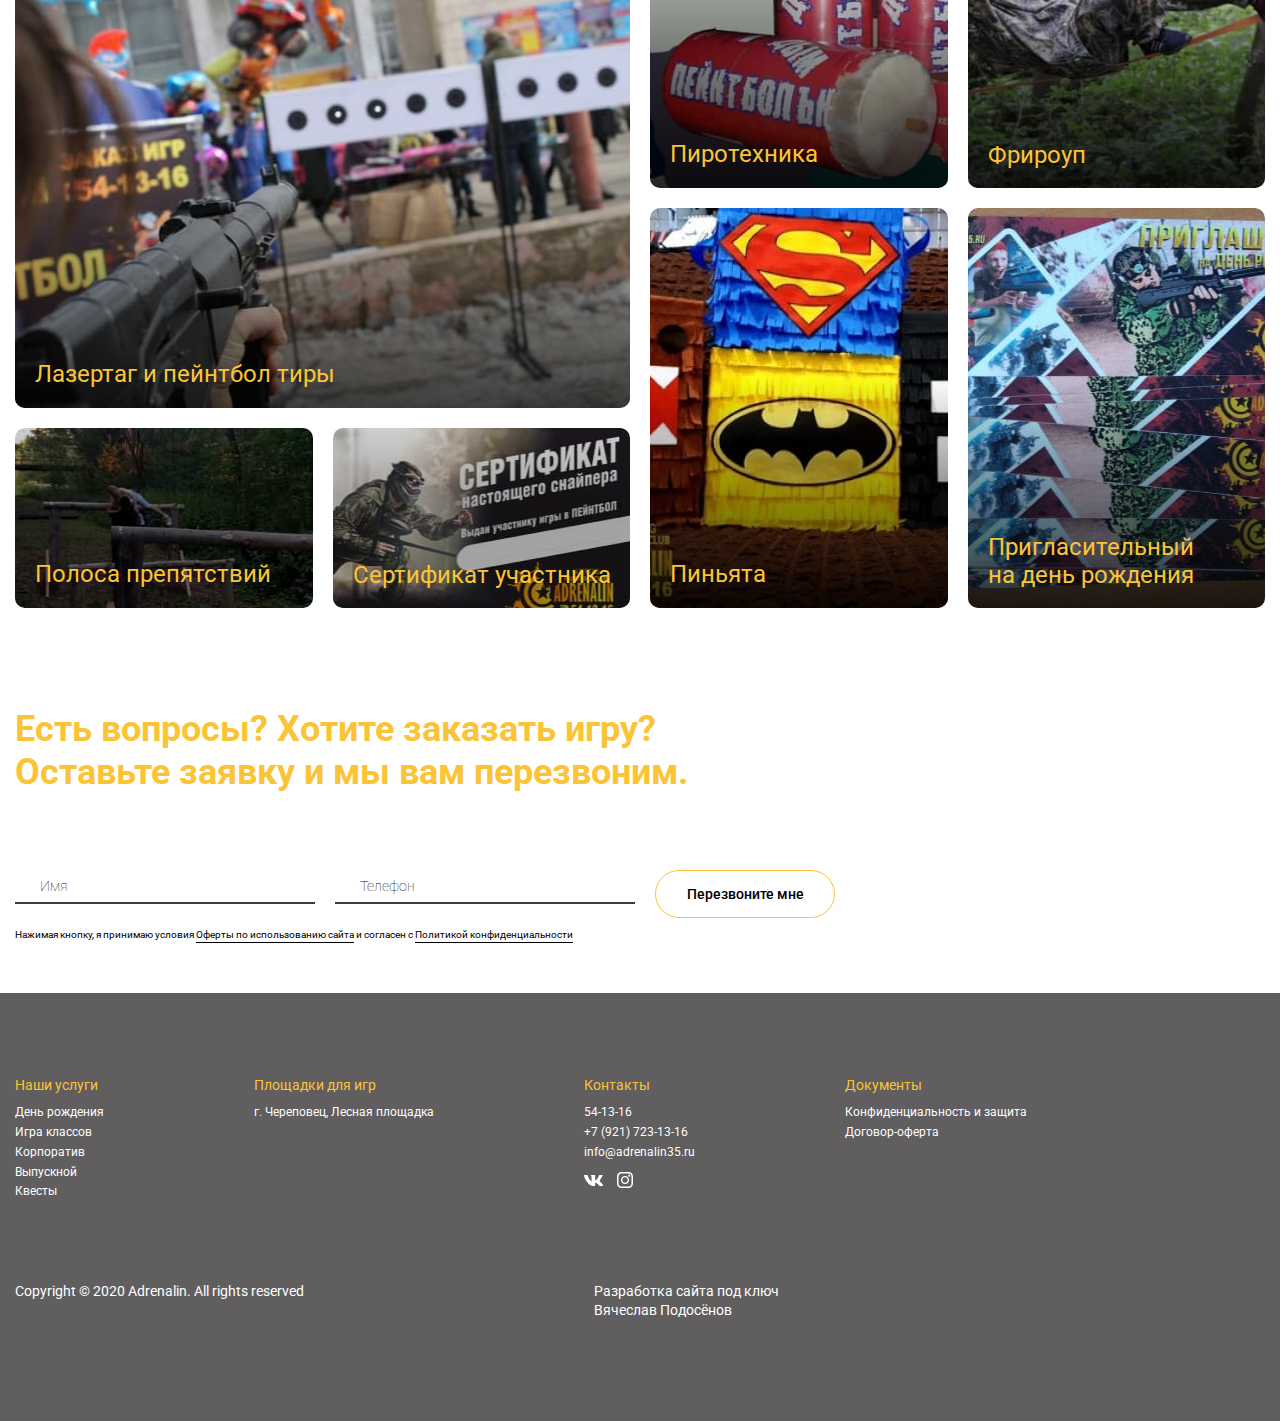
<file: lasertag.html>
<!DOCTYPE html>
<html lang="ru">

<head>
  <meta charset="UTF-8">
  <meta name="viewport" content="width=device-width, initial-scale=1.0">
  <meta http-equiv="X-UA-Compatible" content="ie=edge">
  <title>Лазертаг в Череповце по доступной цене | «Адреналин»</title>
  <meta name="description" content="Лазертаг по доступной цене в Череповце. Бесплатная игра для именинника, сертифицированные и оборудованные площадки. Записаться по телефону ☎+7 (921) 723-13-16" />
  <link rel="shortcut icon" href="./favicon.ico" type="image/x-icon">
  <link rel="stylesheet" href="css/style.min.css">
  <link rel="stylesheet" href="css/jquery.formstyler.css">
</head>

<body class="platform1">
  <div class="overlay" id="overlay"></div>
  <div class="popup main-modal lasertag" id="main-modal">
    <div class="popup__close popup-close"></div>
    <div class="main-modal__inner">
      <div class="main-modal__title title3"><span class="yellow">Оставьте заявку</span><br>
        и&nbsp;мы&nbsp;вам перезвоним</div>
      <form class="send-form-mess" action="mailer.php" method="POST">
        <div class="mainform__row">
          <div class="mainform__line">
            <input required class="mainform__field" type="text" id="name5" name="Имя пользователя:">
            <label class="mainform__label" for="name5">Имя</label>
          </div>
          <div class="mainform__line">
            <input required class="mainform__field" type="text" id="phone5" name="Телефон пользователя:">
            <label class="mainform__label" for="phone5">Телефон</label>
          </div>
          <div class="quiz-row">
          <div class="quiz-row__info tabs-quiz">
            <div class="quiz__radio tabs-quiz__item current" data-tab="qi1">
              <input id="lasertag1" name="Тип мероприятия:" type="radio" value="Лазертаг в помещении">
              <label for="lasertag1">Лазертаг в помещении</label>
            </div>
            <div class="quiz__radio tabs-quiz__item" data-tab="qi2">
              <input id="lasertag2" name="Тип мероприятия:" type="radio" value="Лазертаг на улице">
              <label for="lasertag2">Лазертаг на улице</label>
            </div>
          </div>
        </div>
          <div class="mainform__alert">Нажимая кнопку, я принимаю условия <a href="confidentiality.html">Оферты по
              использованию сайта </a> и&nbsp;согласен с <a href="protect.html">Политикой конфиденциальности</a></div>
          <button class="mainform__btn btn btn-11"><span>Перезвоните мне</span></button>
        </div>
      </form>
    </div>
  </div>
  
  <div class="calc-btn blick-btn popup-btn quiz-play met-btn" data-m-target="Jarlik-sprava" data-popup="quiz">
    <img src="img/calc-btn.png" alt="" class="calc-btn__img">
    <span>
      Рассчитать
      стоимость
    </span>
    <div class="blick-btn__before"></div>
    <div class="blick-btn__after"></div>
  </div>

  <div class="quiz popup" id="quiz">
    <div class="quiz__cost">
      <div class="quiz__cost-text">Ваша скидка</div>
      <div class="quiz__cost-number"><input form="quizForm" class="quiz-discount" name="Размер скидки:" type="text"
                                            value="200" readonly>₽
      </div>
    </div>
    <div class="quiz__close popup__close popup-close"></div>
    <form class="quiz__content form-send" method="post" action="mailer.php" id="quizForm">
      <div class="quiz-item current" data-quiz="1">
        <input type="radio" checked class="dis-none">
        <div class="quiz__title">
          Ответьте на 6 вопросов
          и получите скидку на игру,
          а&nbsp;также индивидуальный расчёт стоимости игры.
        </div>
      </div>
      <div class="quiz-item" data-quiz="2">
        <div class="quiz__title">
          Какой у вас повод для игры?
        </div>
        <div class="quiz-row">
          <div class="quiz-row__info tabs-quiz">
            <div class="quiz__radio tabs-quiz__item current" data-tab="qi1">
              <input id="reason1" name="Тип мероприятия:" type="radio" value="День рождения">
              <label for="reason1">День рождения</label>
            </div>
            <div class="quiz__radio tabs-quiz__item" data-tab="qi2">
              <input id="reason2" name="Тип мероприятия:" type="radio" value="Игра класса/выпускной">
              <label for="reason2">Игра класса/выпускной</label>
            </div>
            <div class="quiz__radio tabs-quiz__item" data-tab="qi3">
              <input id="reason3" name="Тип мероприятия:" type="radio" value="Сборная игра">
              <label for="reason3">Сборная игра</label>
            </div>
            <div class="quiz__radio tabs-quiz__item" data-tab="qi4">
              <input id="reason4" name="Тип мероприятия:" type="radio" value="Корпоратив">
              <label for="reason4">Корпоратив</label>
            </div>
          </div>
          <div class="quiz-tabs">
            <div class="quiz-row__img tabs-inner__item current ibg" id="qi1"
                 style="background-image: url(img/birthday/hero.jpg);"></div>
            <div class="quiz-row__img tabs-inner__item ibg" id="qi2"
                 style="background-image: url(img/game/hero-bg2.jpg);"></div>
            <div class="quiz-row__img tabs-inner__item ibg" id="qi3"
                 style="background-image: url(img/quest/quest-bg.jpg);"></div>
            <div class="quiz-row__img tabs-inner__item ibg" id="qi4"
                 style="background-image: url(img/company/hero.jpg);">
            </div>
          </div>
        </div>
      </div>
      <div class="quiz-item" data-quiz="3">
        <div class="quiz__title">
          Сколько человек планируется?
        </div>
        <div class="quiz-row1">
          <div class="quiz-row1__info">
            <div class="quiz__radio">
              <input id="howmuch1" name="Сколько человек?" type="radio" value="1">
              <label for="howmuch1">1</label>
            </div>
            <div class="quiz__radio">
              <input id="howmuch2" name="Сколько человек?" type="radio" value="до 6">
              <label for="howmuch2">до 6</label>
            </div>
            <div class="quiz__radio">
              <input id="howmuch3" name="Сколько человек?" type="radio" value="6-10">
              <label for="howmuch3">6-10</label>
            </div>
            <div class="quiz__radio">
              <input id="howmuch4" name="Сколько человек?" type="radio" value="10-15">
              <label for="howmuch4">10-15</label>
            </div>
            <div class="quiz__radio any">

              <input id="howmuch5" class="checkform" name="Сколько человек?" type="radio" value="">
              <label for="change_input">
                <input class="quiz-form-text" id="change_input" name="none" type="text"
                       placeholder="Другое">
              </label>
            </div>
          </div>
        </div>
      </div>
      <div class="quiz-item" data-quiz="4">
        <div class="quiz__title">
          Средний возраст участников?
        </div>
        <div class="quiz-row1 quiz-age">
          <div class="quiz-row1__info">
            <div class="quiz__radio">
              <input id="age1" name="Средний возраст участников:" type="radio" value="до 6 лет">
              <label for="age1">до 6 лет</label>
            </div>
            <div class="quiz__radio">
              <input id="age2" name="Средний возраст участников:" type="radio" value="9-11 лет">
              <label for="age2">9-11 лет</label>
            </div>
            <div class="quiz__radio">
              <input id="age3" name="Средний возраст участников:" type="radio" value="15-18 лет">
              <label for="age3">15-18 лет</label>
            </div>
            <div class="quiz__radio">
              <input id="age4" name="Средний возраст участников:" type="radio" value="6 -8 лет">
              <label for="age4">6 -8 лет</label>
            </div>
            <div class="quiz__radio">
              <input id="age5" name="Средний возраст участников:" type="radio" value="12-14 лет">
              <label for="age5">12-14 лет</label>
            </div>
            <div class="quiz__radio">
              <input id="age6" name="Средний возраст участников:" type="radio" value="18+ лет">
              <label for="age6">18+ лет</label>
            </div>
          </div>
        </div>
      </div>
      <div class="quiz-item" data-quiz="5">
        <div class="quiz__title">
          Какую площадку выберете?
        </div>
        <div class="quiz-row2 quiz-platform">
          <div class="quiz-row2__column">
            <input type="radio" name="Площадка:" id="platform1" value="Лесная площадка">
            <label for="platform1">
              <img src="img/quiz/1.png" alt="">
              <span>Лесная площадка</span>
            </label>
          </div>
          <div class="quiz-row2__column">
            <input type="radio" name="Площадка:" id="platform3" value="Бункер">
            <label for="platform3">
              <img src="img/quiz/3.png" alt="">
              <span>Бункер</span>
            </label>
          </div>
          <!-- <div class="quiz-row2__column">
            <input type="radio" name="Площадка:" id="platform2" value="Гоголя, 56 (за ТЦ «Рассвет»)">
            <label for="platform2">
              <img src="img/quiz/2.png" alt="">
              <span>Гоголя, 56 (за ТЦ «Рассвет»)</span>
            </label>
          </div> -->
        </div>
      </div>
      <div class="quiz-item" data-quiz="6">
        <div class="quiz__title">
          Напишите дату и время игры
        </div>
        <div class="quiz-row3 quiz-time">
          <div class="quiz__radio any">
            <input id="data-time" type="radio">
            <label for="change_input2">
              <input id="change_input2" name="Дата проведения:" class="quiz-form-text" type="text"
                     placeholder="Желаемые дата и время игры">
            </label>
          </div>
        </div>
      </div>
      <div class="quiz-item" data-quiz="7">
        <div class="quiz__title">
          Что может понадобиться?
        </div>
        <input type="radio" checked class="dis-none">
        <div class="quiz-end__row">
          <div class="quiz__end-check">
            <input id="check1" name="Гидробол" type="checkbox" value="Есть">
            <label for="check1">Гидробол</label>
          </div>
          <div class="quiz__end-check hgj">
            <input id="check2" name="Полоса препятствий" type="checkbox" value="Есть">
            <label for="check2">Полоса препятствий</label>
          </div>
          <div class="quiz__end-check">
            <input id="check3" name="Ведущая" type="checkbox" value="Есть">
            <label for="check3">Ведущая</label>
          </div>
          <div class="quiz__end-check">
            <input id="check4" name="Пиньята" type="checkbox" value="Есть">
            <label for="check4">Пиньята</label>
          </div>
          <div class="quiz__end-check hgj">
            <input id="check5" name="Сертификат участника" type="checkbox" value="Есть">
            <label for="check5">Сертификат участника</label>
          </div>
          <div class="quiz__end-check">
            <input id="check6" name="Музыка" type="checkbox" value="Есть">
            <label for="check6">Музыка</label>
          </div>
          <div class="quiz__end-check">
            <input id="check7" name="Грим" type="checkbox" value="Есть">
            <label for="check7">Грим</label>
          </div>
          <div class="quiz__end-check hgj">
            <input id="check8" name="Комната отдыха" type="checkbox" value="Есть">
            <label for="check8">Комната отдыха</label>
          </div>
          <div class="quiz__end-check">
            <input id="check9" name="Фрироуп" type="checkbox" value="Есть">
            <label for="check9">Фрироуп</label>
          </div>
          <div class="quiz__end-check">
            <input id="check10" name="Тир" type="checkbox" value="Есть">
            <label for="check10">Тир</label>
          </div>
          <div class="quiz__end-check hgj">
            <input id="check11" name="Пригласительные" type="checkbox" value="Есть">
            <label for="check11">Пригласительные</label>
          </div>
          <div class="quiz__end-check">
            <input id="check12" name="Тимбилдинг" type="checkbox" value="Есть">
            <label for="check12">Тимбилдинг</label>
          </div>
        </div>
      </div>
      <div class="quiz-item" data-quiz="8">
        <div class="quiz__title">
          Оставьте контакты и получите
          расчёт стоимости и скидку
          на&nbsp;игру
        </div>
        <div class="quiz-row4 quiz-contact">
          <div class="quiz__radio any any2">
            <input id="quizName" name="Имя пользователя:" class="quiz-form-text" type="text" required>
            <label for="quizName">Имя</label>
          </div>
          <div class="quiz__radio any any2">
            <input id="quizPhone" name="Телефон:" class="quiz-form-text" type="text" required>
            <label for="quizPhone">Телефон</label>
          </div>
        </div>
        <button type="submit" class="btn quiz-btn-send btn-12"><span>Далее</span></button>
      </div>
    </form>
    <!-- /.quiz__content -->
    <div class="quiz__info">
      <div class="quiz__info-content">
        <button class="quiz__info-prev btn"><span>Назад</span><span class="arr"></span></button>
        <div class="quiz__info-question">Вопрос <span class="quiz__info-start"></span> из <span
                class="quiz__info-end"></span></div>
        <button class="quiz__info-next btn"><span>Далее</span><span class="arr"></span></button>
      </div>
      <div class="quiz__line">
        <div class="quiz__line-complete"></div>
      </div>
    </div>
    <!-- /.quiz__info -->
  </div>
  <!-- /.quiz -->

  <!-- <Шапка сайта> -->
    <div class="mainblock-wrapper ibg" style="background-image: url(img/main/bg.jpg);">
    <!-- <Шапка сайта> -->
    <header class="header fixed white">
      <div class="container">
        <div class="header__inner">
          <a href="/" class="header__logo">
            <img src="img/header/logo.png" alt="">
          </a>
          <div class="header-menu">
            <div class="header-menu__close popup-close">
    
            </div>
            <ul class="header__menu">
              <li class="header__list">
                Услуги
                <ul class="header__submenu">
                  <li><a href="birthday.html">День рождения</a></li>
                  <li><a href="lasertag.html">Лазертаг</a></li>
                  <li><a href="game.html">Игра классов</a></li>
                  <li><a href="company.html">Корпоратив</a></li>
                  <li><a href="release.html">Выпускной</a></li>
                  <li><a href="quest.html">Квесты</a></li>
                </ul>
              </li>
              <li class="header__list">
                Площадки для игр
                <ul class="header__submenu">
                  <li><a href="platform1.html">г. Череповец, Лыжный стадион</a></li>
                  <li><a href="platform3.html">г. Череповец, Бункер</a></li>
                  <!-- <li><a href="platform2.html">г. Череповец, ул. Гоголя</a></li> -->
                </ul>
              </li>
              <li class="header__cost"><a href="#">Стоимость</a></li>
            </ul>
          </div>
          <div class="header__col">
            <div class="header__phone">
              <a href="tel:+541316">54-13-16</a>
              <a href="tel:+79217231316">+7 (921) 723-13-16</a>
            </div>
            <button class="header__btn btn btn-11 popup-btn met-btn" data-m-target="Zakaz_zvonka_shapka" data-popup="main-modal"><span>Заказать звонок</span></button>
          </div>
          <div class="header-burger">
            <span></span>
            <span></span>
            <span></span>
          </div>
        </div>
        <!-- /.header__inner -->
      </div>
      <!-- /.container -->
    </header>
    <!-- </Шапка сайта> -->

    <!-- <ГЛАВНЫЙ БЛОК> -->
    <section class="mainblock">
      <div class="container">
        <div class="mainblock__inner">
          <h1 class="mainblock__title title">Лазертаг в Череповце</h1>
          <ul class="mainblock__list">
            <li class="mainblock__list-item">
              <img src="img/main/1.svg" alt="">
              <span>Самая низкая цена в городе</span>
            </li>
            <li class="mainblock__list-item">
              <img src="img/main/2.png" alt="">
              <span>Игра на безопасных и полностью оборудованных площадках</span>
            </li>
            <li class="mainblock__list-item">
              <img src="img/main/3.svg" alt="">
              <span>Бесплатная игра для именинника</span>
            </li>
          </ul>
          <div class="mainblock__row">
            <!-- <form action="" method="get" onsubmit="ym(57870985, 'reachGoal', 'Glavnaya_raschet'); return true;"> -->
              <button class="mainblock__btn btn popup-btn quiz-play blick-btn met-btn" data-m-target="dr_sertifikat"
            data-popup="main-modal"><span>Оставить заявку</span></button>
              
            <!-- </form> -->
            <!-- <div class="video">
              <div class="video__click">
                <div class="video__click-body"></div>
                <img src="img/icons/play.svg" alt="" class="video__click-play">
              </div>
              <button class="video__btn">Смотреть видео</button>
            </div> -->
          </div>
          <!-- /.mainblock__row -->
        </div>
        <!-- /.mainblock__inner -->
      </div>
     
    </section>
    <!-- </ГЛАВНЫЙ БЛОК> -->
  </div>
  <!-- </Шапка сайта> -->

  <!-- <ЛАЗЕРТАГ> -->
  <section class="blockinfo sect">
    <div class="container">
      <div class="blockinfo__inner">
        <div class="blockinfo__info">
          <h2 class="blockinfo__title title">Об игре</h2>
          <p class="blockinfo__text">Лазербол или лазертаг – это развлечение нового поколения, дающее мощный выброс адреналина и позитивные эмоции. Игра погружает детей и взрослых в фантастический мир, но с полным сохранением ощущения реальности.</p>
          <p class="blockinfo__text">Лазертаг зародился в США и использовался как тренажер для тактической подготовки на военных базах. Довольно быстро он перешел в категорию досуга и покорил все страны мира. О сути игры точно говорит ее название на английском языке – lasertag. Переводится оно как «лазерная метка».</p>
          <p class="blockinfo__text">В общих чертах эффектное развлечение напоминает пейнтбол: игроки разбиваются на команды и стреляют друг в друга. Но на этом сходство заканчивается. Лазертаг, несмотря на азарт и выброс адреналина, предполагает бесконтактный бой. Участники «выстреливают» из бластера лазером, то есть лучом света. Факт попадания считывают специальные датчики. Поэтому лазертаг абсолютно безопасен для детей и часто выбирается как вариант для празднования дня рождения. Игра очень зрелищная – все вокруг сверкает и вспыхивает огнями, завораживая команды вне зависимости от возраста.</p>
        </div>
        <!-- /.blockinfo__info -->
        <div class="blockinfo__video blockinfo__info-2 ibg" style="background-image: url(img/servicesadd/9.jpg);">
        </div>
        <!-- /.blockinfo__video -->
      </div>
      <!-- /.blockinfo__inner -->
    </div>
    <!-- /.container -->
  </section>
  <!-- </ЛАЗЕРТАГ> -->

  <!-- <ЛАЗЕРТАГ> -->
  <section class="blockinfo sect">
    <div class="container">
      <div class="blockinfo__inner">
        <div class="blockinfo__info">
<h2 class="blockinfo__title title">Подготовка, экипировка</h2>
<p class="blockinfo__text">Лазертаг-клубы обеспечивают игроков не только площадками для боя, но и всей необходимой экипировкой. Она состоит из бластера, повязки на голову и жилета. Последние предметы имеют интегрированные датчики, которые фиксируют попадание и оповещают участника боя об этом звуковым сигналом или вибрацией. Одежду для сражения лучше подбирать удобную и не стесняющую движений.</p>
<p class="blockinfo__text">В лазертаг играют на специально обустроенных аренах и на улице. В первом случае бой будет интереснее, так как площадка наполнена препятствиями и стилизована под фантастический мир. Иногда, для зрелищности на арену запускается дым и используются спецэффекты разного уровня.</p>
<p class="blockinfo__text">Перед началом сражения соперников знакомят с экипировкой и техникой безопасности. Игра запускается по одному из нескольких сценариев – выбить всех противников, взять базу другой команды и т.д. «Убитым» игрок считается после первого попадания, выбывая с арены, или после нейтрализации всех жизней (их количество определено сценарием).</p>
         
        </div>
        <!-- /.blockinfo__info -->
        <div class="blockinfo__video blockinfo__info-2 ibg" style="background-image: url(img/services/2.jpg);">
        </div>
        <!-- /.blockinfo__video -->
      </div>
      <!-- /.blockinfo__inner -->
    </div>
    <!-- /.container -->
  </section>
  <!-- </ЛАЗЕРТАГ> -->

  <!-- <ЛАЗЕРТАГ> -->
  <section class="blockinfo sect">
    <div class="container">
      <div class="blockinfo__inner">
        <div class="blockinfo__info">

<h2 class="blockinfo__title title">Лазертаг для детей</h2>
<p class="blockinfo__text">Лазертаг лучше всего организовывать для детей от 7 лет. Но и дети младшего возраста могут испытать себя в игре. Даже при проигрыше они точно останутся в восторге от снаряжения и и атмосферы.</p>
<p class="blockinfo__text">Лазертаг в Череповце может стать самым запоминающимся и ярким событием в жизни ребенка! А повод для проведения игры всегда найдется!
Близится день рождения? Лазерный бой для именинника и его гостей станет лучшим подарком, о котором дети еще долго будут вспоминать с горящими глазами.</p>
<p class="blockinfo__text">Хочется сплотить класс, сдружив одноклассников? Нет ничего лучше, чем игра на светящейся арене. А чтобы дети не рассорились между собой, команды можно несколько раз миксовать.
Требуется необычный вариант для школьного выпускного из начальной, средней или старшей школы? Лазертаг с захватом базы противника или по любому другому сценарию будет фееричным финалом праздника либо одним из его элементов.
Какая бы причина ни привела Вас в лазертаг-клуб, Вы обязательно захотите еще раз пережить эти эмоции!</p>


          <button class="blockinfo__btn btn btn-12 popup-btn" data-popup="main-modal"><span>Заказать
              игру</span></button>
        </div>
        <!-- /.blockinfo__info -->
        <div class="blockinfo__video blockinfo__info-2 ibg" style="background-image: url(img/lazertag-video.jpg);">
        </div>
        <!-- /.blockinfo__video -->
      </div>
      <!-- /.blockinfo__inner -->
    </div>
    <!-- /.container -->
  </section>
  <!-- </ЛАЗЕРТАГ> -->

  <!-- <ФОТО> -->
  <section class="photo sect">
    <div class="container">
      <h2 class="photo__titile title">Смотрите фотографии</h2>
    </div>
    <!-- /.container -->
    <div class="container-big">
      <div class="photo__slider slider-main">
        <div class="photo__item ibg" style="background-image: url(img/lazertag/0f_mqby-GpM.jpg);"></div>
        <div class="photo__item ibg" style="background-image: url(img/lazertag/8PQhlOpV0nI.jpg);"></div>
        <div class="photo__item ibg" style="background-image: url(img/lazertag/fcYQYdxG9wI.jpg);"></div>
        <div class="photo__item ibg" style="background-image: url(img/lazertag/LqFUjNx6mP8.jpg);"></div>
        <div class="photo__item ibg" style="background-image: url(img/lazertag/m74fnZuoC90.jpg);"></div>
        <div class="photo__item ibg" style="background-image: url(img/lazertag/R8gV2eGawXQ.jpg);"></div>
        <div class="photo__item ibg" style="background-image: url(img/lazertag/WFSI7O9Wc-4.jpg);"></div>
      </div>
      <!-- /.photo__slider -->
    </div>
  </section>
  <!-- </ФОТО> -->

  <!-- <СТОИМОСТЬ> -->
  <section class="cost sect" id="cost-point">
    <div class="container">
      <h2 class="cost__title title title_r">Стоимость</h2>
      <div class="cost__list">
        <div class="cost__item cost-item-anim popup-btn quiz-play met-btn" data-m-target="glavnaya_stoimost" data-popup="main-modal">
          <div class="cost__item-title">Именинник</div>
          <div class="cost__item-img anim" id="anim3" data-anims="2">
            <!-- <img src="img/cost/1.svg" alt=""> -->
          </div>
          <h3 class="cost__item-heading">0 рублей</h3>
          <p class="cost__item-text">
            Для именинника за неделю<br>
            до и после <span>дня рождения</span>
          </p>
          <div class="cost__item-btn">Поиграть бесплатно →</div>
        </div>
        <!-- /.cost__item -->
        <div class="cost__item cost-item-anim popup-btn quiz-play met-btn" data-m-target="glavnaya_stoimost"  data-popup="quiz">
          <div class="cost__item-title">Лазертаг</div>
          <div class="cost__item-img anim" id="anim1" data-anims="0">
            <!-- <img src="img/cost/2.svg" alt=""> -->
          </div>
          <h3 class="cost__item-heading">от 500 ₽/час</h3>
          <p class="cost__item-text">
            С человека при заказе<br>
            игры в <span>лазертаг</span>
          </p>
          <div class="cost__item-btn">Рассчитать стоимость →</div>
        </div>
        <!-- /.cost__item -->
        <div class="cost__item cost-item-anim popup-btn quiz-play met-btn" data-m-target="glavnaya_stoimost"  data-popup="quiz">
          <div class="cost__item-title">Пейнтбол</div>
          <div class="cost__item-img anim" id="anim2" data-anims="1">
            <!-- <img src="img/cost/3.svg" alt=""> -->
          </div>
          <h3 class="cost__item-heading">от 700 ₽/час</h3>
          <p class="cost__item-text">
            С человека при заказе<br>
            игры в <span>пейнтбол</span>
          </p>
          <div class="cost__item-btn">Рассчитать стоимость →</div>
        </div>
        <!-- /.cost__item -->
        <div class="cost__item cost-item-anim popup-btn quiz-play met-btn" data-m-target="glavnaya_stoimost"  data-popup="quiz">
          <div class="cost__item-title">Квест</div>
          <div class="cost__item-img anim" id="anim4" data-anims="3">
            <!-- <img src="img/cost/4.svg" alt=""> -->
          </div>
          <h3 class="cost__item-heading">от 500 ₽</h3>
          <p class="cost__item-text">
            С человека при заказе<br>
            <span>квеста</span>
          </p>
          <div class="cost__item-btn">Рассчитать стоимость →</div>
        </div>
        <!-- /.cost__item -->
      </div>
      <!-- /.cost__list -->
    </div>
    <!-- /.container -->
  </section>
  <!-- </СТОИМОСТЬ> -->

    <!-- <ДОПОЛНИТЕЛЬНЫЕ УСЛУГИ> -->
  <div class="services-add sect">
    <div class="container">
      <h2 class="services-add__title title">Доп. услуги</h2>
      <div class="services-add__row row row-top">
        <div class="row__left">
          <div class="column-big ibg" style="background-image: url(img/servicesadd/1.jpg);">
            <div class="services-add__item">
              <h4 class="services-add__item-title">Скидка 25% на заказ в Додо-пицца и Гороныч</h4>
              <p class="services-add__item-text">У нас вы можете заказать еду и напитки в Додо-пицца
                или Горыныч со скидкой в 25%.</p>
            </div>
            <!-- /.services-add__item -->
          </div>
          <!-- /.column-big -->
          <div class="column-little ibg" style="background-image: url(img/servicesadd/2.jpg);">
            <div class="services-add__item">
              <h4 class="services-add__item-title">Еда</h4>
              <p class="services-add__item-text">Вы можете принести угощения с&nbsp;собой или доверить это нам</p>
            </div>
            <!-- /.services-add__item -->
          </div>
          <!-- /.column-little -->
          <div class="column-little ibg" style="background-image: url(img/servicesadd/3.jpg);">
            <div class="services-add__item">
              <h4 class="services-add__item-title">Фотосъемка</h4>
              <p class="services-add__item-text">На каждой игре проводится бесплатная фотосъёмка</p>
            </div>
            <!-- /.services-add__item -->
          </div>
          <!-- /.column-little -->
        </div>
        <!-- /.row__left -->
        <div class="row__right">
          <div class="column-little ibg" style="background-image: url(img/servicesadd/4.jpg);">
            <div class="services-add__item">
              <h4 class="services-add__item-title">Беседка</h4>
              <p class="services-add__item-text">На полигоне есть беседка, где
                можно отдохнуть, пообщаться и&nbsp;поесть шашлыки</p>
            </div>
            <!-- /.services-add__item -->
          </div>
          <!-- /.column-little -->
          <div class="column-little ibg" style="background-image: url(img/servicesadd/5.jpg);">
            <div class="services-add__item">
              <h4 class="services-add__item-title">Подарочный сертификат</h4>
              <p class="services-add__item-text">У нас вы можете приобрести
                подарочные сертификаты на любую сумму</p>
            </div>
            <!-- /.services-add__item -->
          </div>
          <!-- /.column-little -->
          <div class="column-big ibg" style="background-image: url(img/servicesadd/6.jpg);">
            <div class="services-add__item">
              <h4 class="services-add__item-title">Комната отдыха</h4>
              <p class="services-add__item-text">У нас есть специально оборудованные комнаты отдыха, где после войны можно отдохнуть, перевести дух и продолжить отмечать праздник со своими товарищами по оружию</p>
            </div>
            <!-- /.services-add__item -->
          </div>
          <!-- /.column-big -->
        </div>
        <!-- /.row__right -->
      </div>
      <!-- /.services-add__row -->
      <div class="services-add__row row">
        <div class="row__left">
          <div class="column-little ibg" style="background-image: url(img/servicesadd/7.jpg); width: 100%">
            <div class="services-add__item">
              <h4 class="services-add__item-title">Грим</h4>
              <p class="services-add__item-text">Мы можем сделать
                для вас специальную боевую раскраску</p>
            </div>
            <!-- /.services-add__item -->
          </div>
          <!-- /.column-little -->
          <!--            <div class="column-little ibg" style="background-image: url(img/servicesadd/8.jpg);">-->
          <!--              <div class="services-add__item">-->
          <!--                <h4 class="services-add__item-title">Гидробол</h4>-->
          <!--                <p class="services-add__item-text">Это активная командная игра, в которой для поражения противника используется оружие, заряженное шариками из гидрогеля.</p>-->
          <!--              </div>-->
          <!--              &lt;!&ndash; /.services-add__item &ndash;&gt;-->
          <!--            </div>-->
          <!-- /.column-little -->
          <div class="column-big ibg" style="background-image: url(img/servicesadd/9.jpg);">
            <div class="services-add__item">
              <h4 class="services-add__item-title">Лазертаг и пейнтбол тиры</h4>
              <p class="services-add__item-text">Устанавливаем специальные тиры для стрельбы по ним
                из оружия, предназначенного для лазертага или пейнтбола</p>
            </div>
            <!-- /.services-add__item -->
          </div>
          <!-- /.column-big -->
          <div class="column-little ibg" style="background-image: url(img/servicesadd/10.jpg);">
            <div class="services-add__item">
              <h4 class="services-add__item-title">Полоса препятствий</h4>
              <p class="services-add__item-text">Полоса местности, оборудованная различными препятствиями и инженерными сооружениями.</p>
            </div>
            <!-- /.services-add__item -->
          </div>
          <!-- /.column-little -->
          <div class="column-little ibg" style="background-image: url(img/servicesadd/11.jpg);">
            <div class="services-add__item">
              <h4 class="services-add__item-title">Сертификат участника</h4>
              <p class="services-add__item-text">У нас вы можете приобрести
                сертификаты участника для&nbsp;всех ваших гостей</p>
            </div>
            <!-- /.services-add__item -->
          </div>
          <!-- /.column-little -->
        </div>
        <!-- /.row__left -->
        <div class="row__right">
          <div class="column-middle ibg" style="background-image: url(img/servicesadd/12.jpg);">
            <div class="services-add__item">
              <h4 class="services-add__item-title">Пиротехника</h4>
              <p class="services-add__item-text">У&nbsp;нас вы можете приобрести
                гранаты&nbsp;и&nbsp;дымы, которые
                прошли&nbsp;обязательную
                сертификацию</p>
            </div>
            <!-- /.services-add__item -->
          </div>
          <!-- /.column-middle -->
          <div class="column-middle ibg" style="background-image: url(img/servicesadd/13.jpg);">
            <div class="services-add__item">
              <h4 class="services-add__item-title">Фрироуп</h4>
              <p class="services-add__item-text">Это преодоление дистанций, созданных на деревьях или искусственных опорах</p>
            </div>
            <!-- /.services-add__item -->
          </div>
          <!-- /.column-middle -->
          <div class="column-middle ibg" style="background-image: url(img/servicesadd/14.jpg);">
            <div class="services-add__item">
              <h4 class="services-add__item-title">Пиньята</h4>
              <p class="services-add__item-text">Это фигура наполненная внутри конфетами, которую именинник разбивает битой после игры.</p>
            </div>
            <!-- /.services-add__item -->
          </div>
          <!-- /.column-middle -->
          <div class="column-middle ibg" style="background-image: url(img/servicesadd/15.jpg);">
            <div class="services-add__item">
              <h4 class="services-add__item-title">Пригласительный
                на&nbsp;день&nbsp;рождения</h4>
              <p class="services-add__item-text">У&nbsp;нас вы можете приобрести
                пригласительные для&nbsp;всех
                ваших&nbsp;гостей</p>
            </div>
            <!-- /.services-add__item -->
          </div>
          <!-- /.column-middle -->
        </div>
        <!-- /.row__right -->
      </div>
      <!-- /.services-add__row -->
      <a href="#" class="btn-more slider-game__btn">Ещё услуги</a>
    </div>
    <!-- /.container -->
  </div>
    <!-- </ДОПОЛНИТЕЛЬНЫЕ УСЛУГИ> -->

  <!-- <ФОРМА ОБРАТНОЙ СВЯЗИ> -->
  <section class="mainform sect">
    <div class="container">
      <div class="mainform__inner">
        <h2 class="mainform__title title3 yellow">Есть вопросы? Хотите&nbsp;заказать&nbsp;игру?
          Оставьте заявку и мы вам перезвоним.</h2>
        <form action="mailer.php" method="POST" class="send-form-mess2">
          <div class="mainform__row">
            <div class="mainform__line">
              <input required class="mainform__field" type="text" id="name" name="Имя пользователя:">
              <label class="mainform__label" for="name">Имя</label>
            </div>
            <div class="mainform__line">
              <input required class="mainform__field" type="text" id="phone" name="Телефон пользователя:">
              <label class="mainform__label" for="phone">Телефон</label>
            </div>
            <button class="mainform__btn btn btn-11"><span>Перезвоните мне</span></button>
          </div>
        </form>
        <div class="mainform__alert">Нажимая кнопку, я принимаю условия <a href="confidentiality.html">Оферты по
            использованию сайта </a> и
          согласен с <a href="protect.html">Политикой конфиденциальности</a></div>
      </div>
      <!-- /.mainform__inner -->
    </div>
    <!-- /.container -->
  </section>
  <!-- </ФОРМА ОБРАТНОЙ СВЯЗИ> -->

  <!-- <ПОДВАЛ САЙТА> -->
  <footer class="footer">
    <div class="container">
      <div class="footer__inner">
        <div class="footer__column">
          <h5 class="footer__title">Наши услуги</h5>
          <ul class="footer__list">
            <li class="footer__list-item"><a href="birthday.html">День рождения</a></li>
            <li class="footer__list-item"><a href="game.html">Игра классов</a></li>
            <li class="footer__list-item"><a href="company.html">Корпоратив</a></li>
            <li class="footer__list-item"><a href="release.html">Выпускной</a></li>
            <li class="footer__list-item"><a href="quest.html">Квесты</a></li>
          </ul>
        </div>
        <!-- /.footer__column -->
        <div class="footer__column">
          <h5 class="footer__title">Площадки для игр</h5>
          <ul class="footer__list">
            <li class="footer__list-item"><a href="platform1.html">г. Череповец, Лесная площадка</a></li>
            <!-- <li class="footer__list-item"><a href="platform2.html">г. Череповец, ул. Гоголя</a></li> -->
          </ul>
        </div>
        <!-- /.footer__column -->
        <div class="footer__column">
          <h5 class="footer__title">Контакты</h5>
          <ul class="footer__list">
            <li class="footer__list-item"><a href="tel:+541316">54-13-16</a></li>
            <li class="footer__list-item"><a href="tel:+79217231316">+7 (921) 723-13-16</a></li>
            <li class="footer__list-item"><a href="mailto:info@adrenalin35.ru">info@adrenalin35.ru</a></li>
          </ul>
          <div class="footer__list-social">
            <a href="https://vk.com/adrenalinpaintball"  rel="nofollow" target="_blank"><span class="footer__list-social-img ibg"></span></a>
            <a href="https://www.instagram.com/_adrenalin35_/"  rel="nofollow" target="_blank"><span class="footer__list-social-img ibg"></span></a>
          </div>
        </div>
        <div class="footer__column">
          <h5 class="footer__title">Документы</h5>
          <ul class="footer__list">
            <li class="footer__list-item"><a href="protect.html">Конфиденциальность и защита</a></li>
            <li class="footer__list-item"><a href="confidentiality.html">Договор-оферта</a></li>
          </ul>
        </div>
        <!-- /.footer__column -->
      </div>
      <!-- /.footer__inner -->
      <div class="footer__info">
        <p class="footer__copy">Copyright © 2020 Adrenalin. All rights reserved</p>
        <a href="https://vk.com/vpodosenov"  rel="nofollow" target="_blank" class="development-link"><span>Разработка сайта под ключ <br>Вячеслав Подосёнов</span></a>
      </div>
      <!-- /.footer__info -->
    </div>
    <!-- /.container -->
  </footer>
  <!-- </ПОДВАЛ САЙТА> -->

  <script src="https://ajax.googleapis.com/ajax/libs/jquery/3.4.1/jquery.min.js"></script>
  <script src="js/custom.js"></script>
  <script src="js/libs.min.js"></script>
  <script src="js/main-min.js"></script>
  
    <!-- Yandex.Metrika counter -->
  
    <script type="text/javascript">
      (function (m, e, t, r, i, k, a) {
        m[i] = m[i] || function () {
          (m[i].a = m[i].a || []).push(arguments)
        };
  
        m[i].l = 1 * new Date();
        k = e.createElement(t), a = e.getElementsByTagName(t)[0], k.async = 1, k.src = r, a.parentNode.insertBefore(k,
          a)
      })
  
      (window, document, "script", "https://mc.yandex.ru/metrika/tag.js", "ym");
  
      ym(57870985, "init", {
  
        clickmap: true,
  
        trackLinks: true,
  
        accurateTrackBounce: true,
  
        webvisor: true
  
      });
    </script>
  
    <noscript>
      <div><img src="https://mc.yandex.ru/watch/57870985" style="position:absolute; left:-9999px;" alt="" /></div>
    </noscript>
  
    <!-- /Yandex.Metrika counter -->
</body>

</html>
</file>
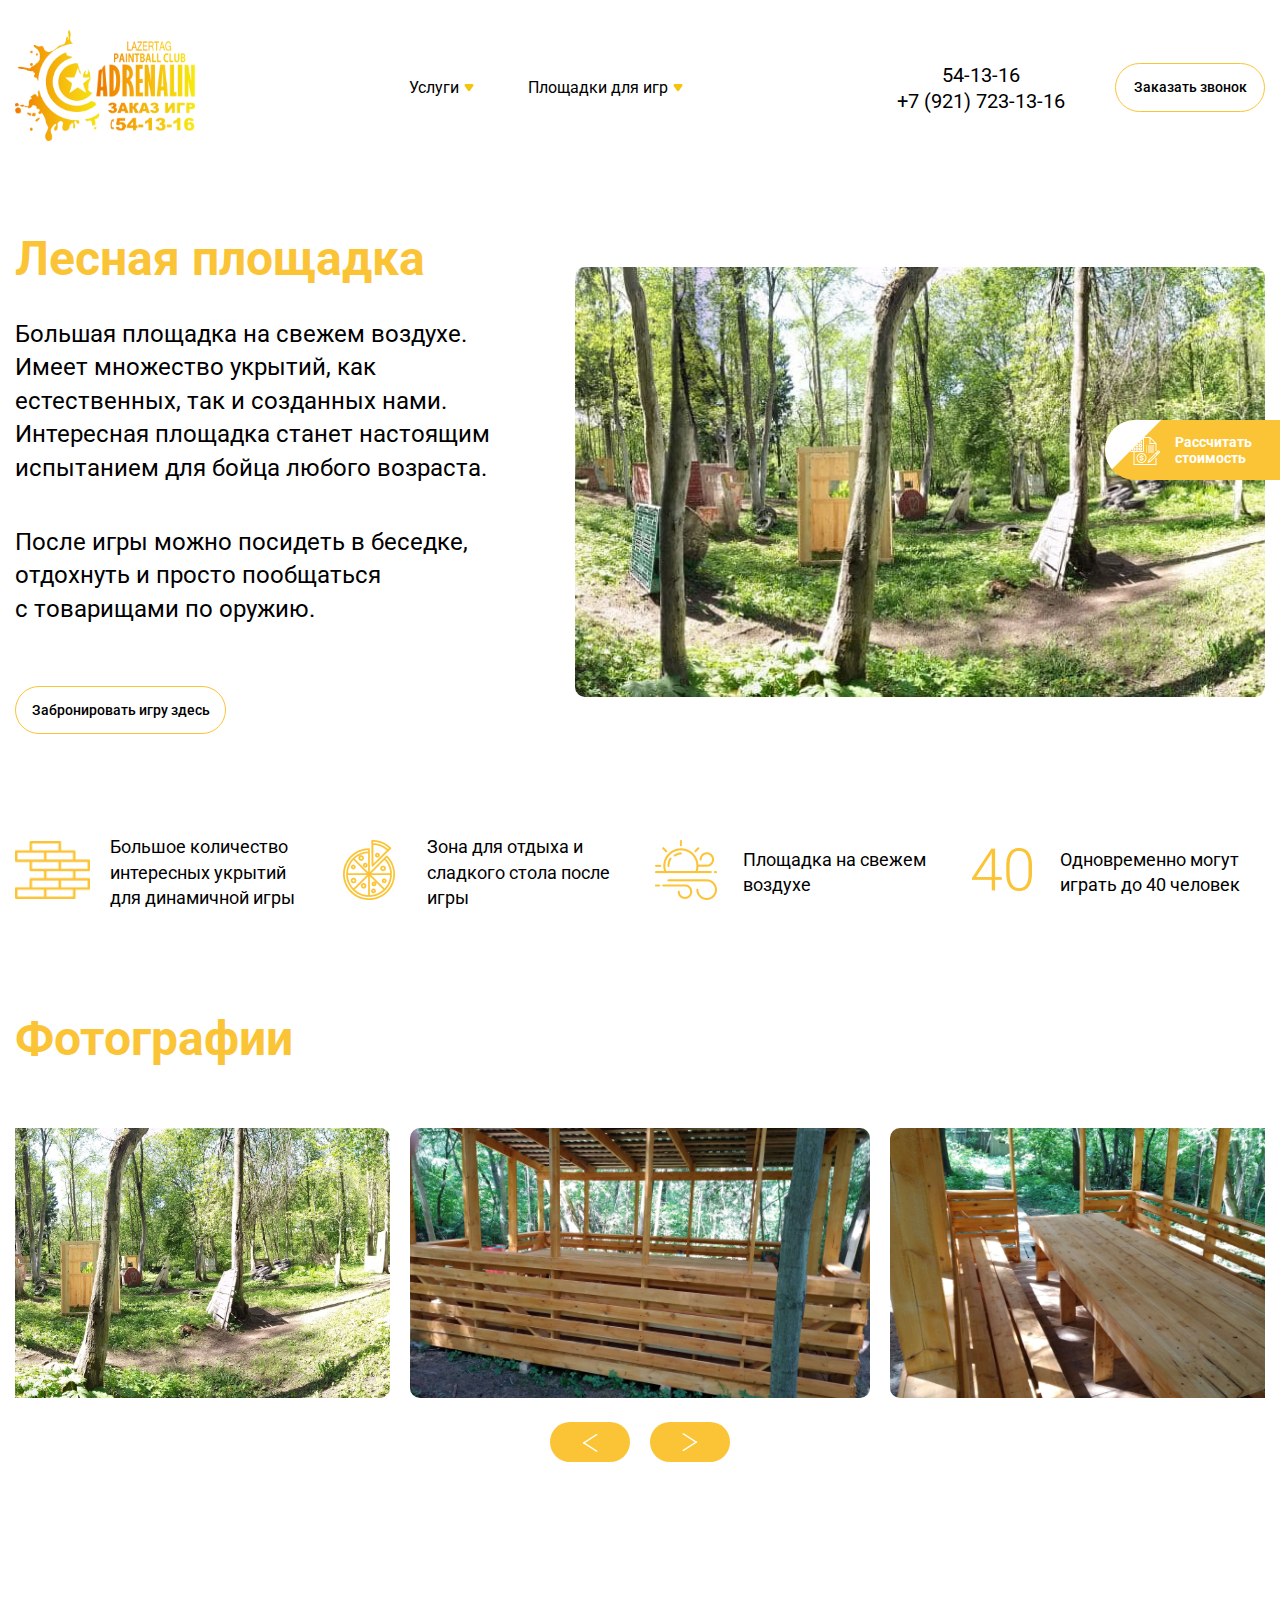
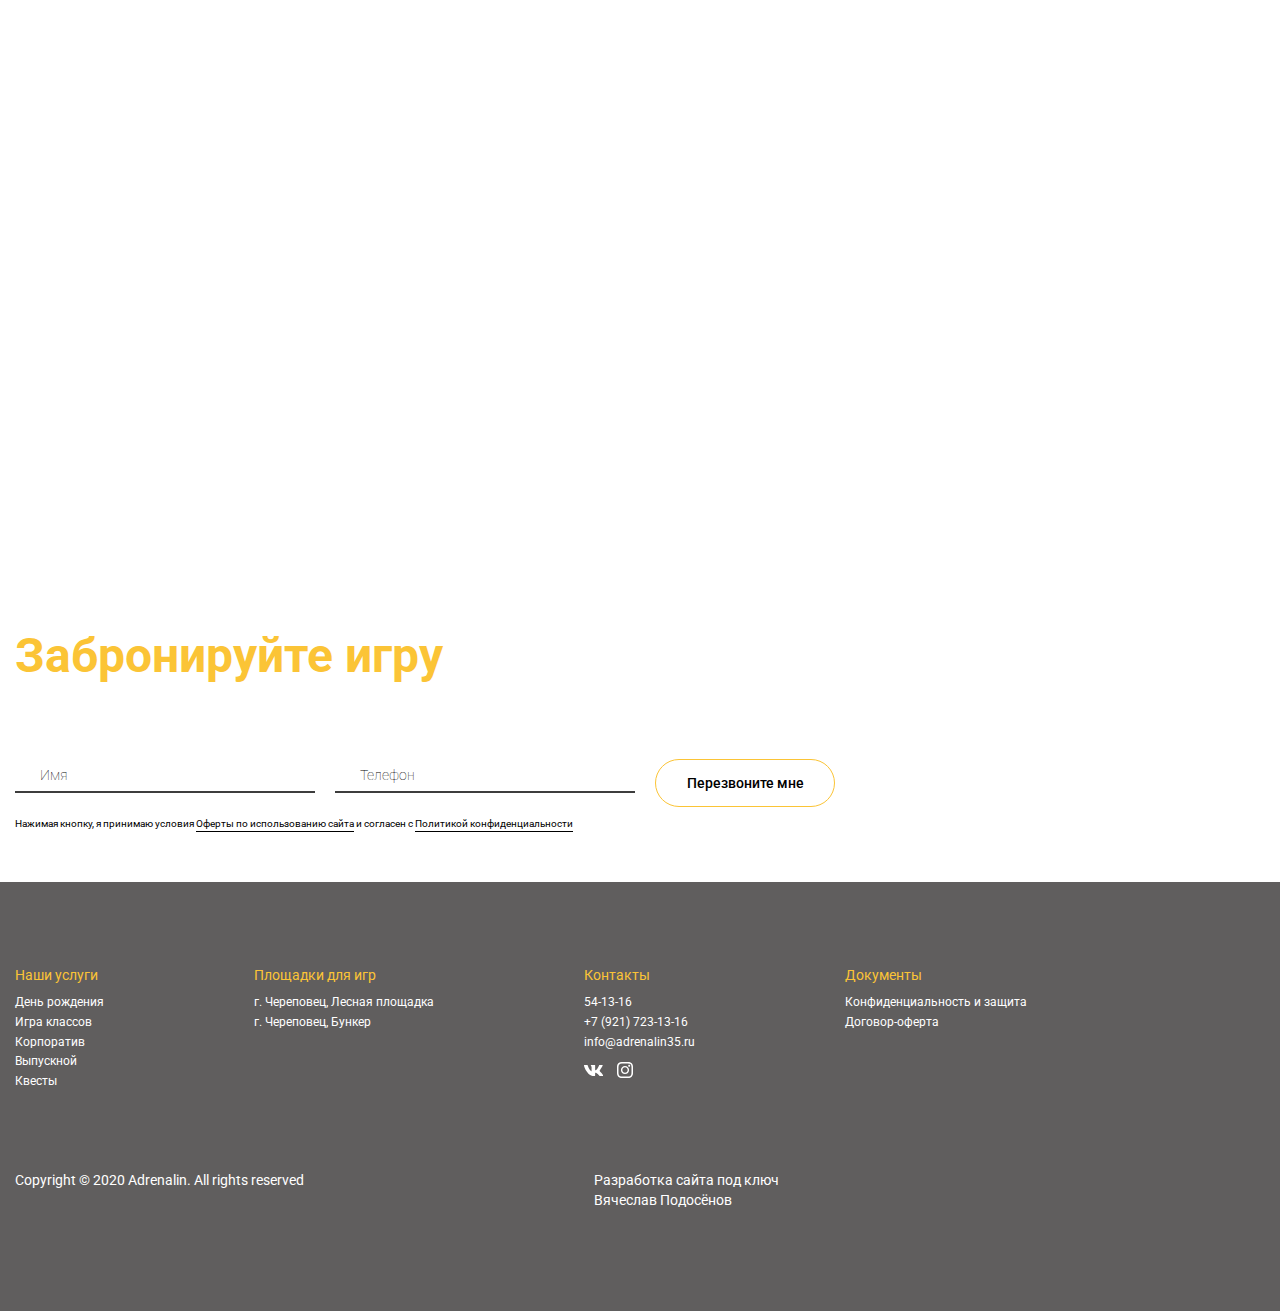
<file: platform1.html>
<!DOCTYPE html>
<html lang="ru">

<head>
  <meta charset="UTF-8">
  <meta name="viewport" content="width=device-width, initial-scale=1.0">
  <meta http-equiv="X-UA-Compatible" content="ie=edge">
  <title>Adrenalin — paintball & lazertag club</title>
  <link rel="shortcut icon" href="./favicon.ico" type="image/x-icon">
  <link rel="stylesheet" href="css/style.min.css">
  <link rel="stylesheet" href="css/jquery.formstyler.css">
</head>

<body class="platform1 black">
  <div class="overlay" id="overlay"></div>
  <div class="popup main-modal" id="main-modal">
    <div class="popup__close popup-close"></div>
    <div class="main-modal__inner">
      <div class="main-modal__title title3"><span class="yellow">Оставьте заявку</span><br>
        и&nbsp;мы&nbsp;вам перезвоним</div>
      <form class="send-form-mess" action="mailer.php" method="POST">
        <div class="mainform__row">
          <div class="mainform__line">
            <input required class="mainform__field" type="text" id="name5" name="Имя пользователя:">
            <label class="mainform__label" for="name5">Имя</label>
          </div>
          <div class="mainform__line">
            <input required class="mainform__field" type="text" id="phone5" name="Телефон пользователя:">
            <label class="mainform__label" for="phone5">Телефон</label>
          </div>
          <div class="mainform__alert">Нажимая кнопку, я принимаю условия <a href="confidentiality.html">Оферты по
              использованию сайта </a> и&nbsp;согласен с <a href="protect.html">Политикой конфиденциальности</a></div>
          <button class="mainform__btn btn btn-11"><span>Перезвоните мне</span></button>
        </div>
      </form>
    </div>
  </div>
  
  <div class="calc-btn blick-btn popup-btn quiz-play met-btn" data-m-target="Jarlik-sprava" data-popup="quiz">
    <img src="img/calc-btn.png" alt="" class="calc-btn__img">
    <span>
      Рассчитать
      стоимость
    </span>
    <div class="blick-btn__before"></div>
    <div class="blick-btn__after"></div>
  </div>

  <div class="quiz popup" id="quiz">
    <div class="quiz__cost">
      <div class="quiz__cost-text">Ваша скидка</div>
      <div class="quiz__cost-number"><input form="quizForm" class="quiz-discount" name="Размер скидки:" type="text"
                                            value="200" readonly>₽
      </div>
    </div>
    <div class="quiz__close popup__close popup-close"></div>
    <form class="quiz__content form-send" method="post" action="mailer.php" id="quizForm">
      <div class="quiz-item current" data-quiz="1">
        <input type="radio" checked class="dis-none">
        <div class="quiz__title">
          Ответьте на 6 вопросов
          и получите скидку на игру,
          а&nbsp;также индивидуальный расчёт стоимости игры.
        </div>
      </div>
      <div class="quiz-item" data-quiz="2">
        <div class="quiz__title">
          Какой у вас повод для игры?
        </div>
        <div class="quiz-row">
          <div class="quiz-row__info tabs-quiz">
            <div class="quiz__radio tabs-quiz__item current" data-tab="qi1">
              <input id="reason1" name="Тип мероприятия:" type="radio" value="День рождения">
              <label for="reason1">День рождения</label>
            </div>
            <div class="quiz__radio tabs-quiz__item" data-tab="qi2">
              <input id="reason2" name="Тип мероприятия:" type="radio" value="Игра класса/выпускной">
              <label for="reason2">Игра класса/выпускной</label>
            </div>
            <div class="quiz__radio tabs-quiz__item" data-tab="qi3">
              <input id="reason3" name="Тип мероприятия:" type="radio" value="Сборная игра">
              <label for="reason3">Сборная игра</label>
            </div>
            <div class="quiz__radio tabs-quiz__item" data-tab="qi4">
              <input id="reason4" name="Тип мероприятия:" type="radio" value="Корпоратив">
              <label for="reason4">Корпоратив</label>
            </div>
          </div>
          <div class="quiz-tabs">
            <div class="quiz-row__img tabs-inner__item current ibg" id="qi1"
                 style="background-image: url(img/birthday/hero.jpg);"></div>
            <div class="quiz-row__img tabs-inner__item ibg" id="qi2"
                 style="background-image: url(img/game/hero-bg2.jpg);"></div>
            <div class="quiz-row__img tabs-inner__item ibg" id="qi3"
                 style="background-image: url(img/quest/quest-bg.jpg);"></div>
            <div class="quiz-row__img tabs-inner__item ibg" id="qi4"
                 style="background-image: url(img/company/hero.jpg);">
            </div>
          </div>
        </div>
      </div>
      <div class="quiz-item" data-quiz="3">
        <div class="quiz__title">
          Сколько человек планируется?
        </div>
        <div class="quiz-row1">
          <div class="quiz-row1__info">
            <div class="quiz__radio">
              <input id="howmuch1" name="Сколько человек?" type="radio" value="1">
              <label for="howmuch1">1</label>
            </div>
            <div class="quiz__radio">
              <input id="howmuch2" name="Сколько человек?" type="radio" value="до 6">
              <label for="howmuch2">до 6</label>
            </div>
            <div class="quiz__radio">
              <input id="howmuch3" name="Сколько человек?" type="radio" value="6-10">
              <label for="howmuch3">6-10</label>
            </div>
            <div class="quiz__radio">
              <input id="howmuch4" name="Сколько человек?" type="radio" value="10-15">
              <label for="howmuch4">10-15</label>
            </div>
            <div class="quiz__radio any">

              <input id="howmuch5" class="checkform" name="Сколько человек?" type="radio" value="">
              <label for="change_input">
                <input class="quiz-form-text" id="change_input" name="none" type="text"
                       placeholder="Другое">
              </label>
            </div>
          </div>
        </div>
      </div>
      <div class="quiz-item" data-quiz="4">
        <div class="quiz__title">
          Средний возраст участников?
        </div>
        <div class="quiz-row1 quiz-age">
          <div class="quiz-row1__info">
            <div class="quiz__radio">
              <input id="age1" name="Средний возраст участников:" type="radio" value="до 6 лет">
              <label for="age1">до 6 лет</label>
            </div>
            <div class="quiz__radio">
              <input id="age2" name="Средний возраст участников:" type="radio" value="9-11 лет">
              <label for="age2">9-11 лет</label>
            </div>
            <div class="quiz__radio">
              <input id="age3" name="Средний возраст участников:" type="radio" value="15-18 лет">
              <label for="age3">15-18 лет</label>
            </div>
            <div class="quiz__radio">
              <input id="age4" name="Средний возраст участников:" type="radio" value="6 -8 лет">
              <label for="age4">6 -8 лет</label>
            </div>
            <div class="quiz__radio">
              <input id="age5" name="Средний возраст участников:" type="radio" value="12-14 лет">
              <label for="age5">12-14 лет</label>
            </div>
            <div class="quiz__radio">
              <input id="age6" name="Средний возраст участников:" type="radio" value="18+ лет">
              <label for="age6">18+ лет</label>
            </div>
          </div>
        </div>
      </div>
      <div class="quiz-item" data-quiz="5">
        <div class="quiz__title">
          Какую площадку выберете?
        </div>
        <div class="quiz-row2 quiz-platform">
          <div class="quiz-row2__column">
            <input type="radio" name="Площадка:" id="platform1" value="Лесная площадка">
            <label for="platform1">
              <img src="img/quiz/1.png" alt="">
              <span>Лесная площадка</span>
            </label>
          </div>
          <div class="quiz-row2__column">
            <input type="radio" name="Площадка:" id="platform3" value="Бункер">
            <label for="platform3">
              <img src="img/quiz/3.png" alt="">
              <span>Бункер</span>
            </label>
          </div>
          <!-- <div class="quiz-row2__column">
            <input type="radio" name="Площадка:" id="platform2" value="Гоголя, 56 (за ТЦ «Рассвет»)">
            <label for="platform2">
              <img src="img/quiz/2.png" alt="">
              <span>Гоголя, 56 (за ТЦ «Рассвет»)</span>
            </label>
          </div> -->
        </div>
      </div>
      <div class="quiz-item" data-quiz="6">
        <div class="quiz__title">
          Напишите дату и время игры
        </div>
        <div class="quiz-row3 quiz-time">
          <div class="quiz__radio any">
            <input id="data-time" type="radio">
            <label for="change_input2">
              <input id="change_input2" name="Дата проведения:" class="quiz-form-text" type="text"
                     placeholder="Желаемые дата и время игры">
            </label>
          </div>
        </div>
      </div>
      <div class="quiz-item" data-quiz="7">
        <div class="quiz__title">
          Что может понадобиться?
        </div>
        <input type="radio" checked class="dis-none">
        <div class="quiz-end__row">
          <div class="quiz__end-check">
            <input id="check1" name="Гидробол" type="checkbox" value="Есть">
            <label for="check1">Гидробол</label>
          </div>
          <div class="quiz__end-check hgj">
            <input id="check2" name="Полоса препятствий" type="checkbox" value="Есть">
            <label for="check2">Полоса препятствий</label>
          </div>
          <div class="quiz__end-check">
            <input id="check3" name="Ведущая" type="checkbox" value="Есть">
            <label for="check3">Ведущая</label>
          </div>
          <div class="quiz__end-check">
            <input id="check4" name="Пиньята" type="checkbox" value="Есть">
            <label for="check4">Пиньята</label>
          </div>
          <div class="quiz__end-check hgj">
            <input id="check5" name="Сертификат участника" type="checkbox" value="Есть">
            <label for="check5">Сертификат участника</label>
          </div>
          <div class="quiz__end-check">
            <input id="check6" name="Музыка" type="checkbox" value="Есть">
            <label for="check6">Музыка</label>
          </div>
          <div class="quiz__end-check">
            <input id="check7" name="Грим" type="checkbox" value="Есть">
            <label for="check7">Грим</label>
          </div>
          <div class="quiz__end-check hgj">
            <input id="check8" name="Комната отдыха" type="checkbox" value="Есть">
            <label for="check8">Комната отдыха</label>
          </div>
          <div class="quiz__end-check">
            <input id="check9" name="Фрироуп" type="checkbox" value="Есть">
            <label for="check9">Фрироуп</label>
          </div>
          <div class="quiz__end-check">
            <input id="check10" name="Тир" type="checkbox" value="Есть">
            <label for="check10">Тир</label>
          </div>
          <div class="quiz__end-check hgj">
            <input id="check11" name="Пригласительные" type="checkbox" value="Есть">
            <label for="check11">Пригласительные</label>
          </div>
          <div class="quiz__end-check">
            <input id="check12" name="Тимбилдинг" type="checkbox" value="Есть">
            <label for="check12">Тимбилдинг</label>
          </div>
        </div>
      </div>
      <div class="quiz-item" data-quiz="8">
        <div class="quiz__title">
          Оставьте контакты и получите
          расчёт стоимости и скидку
          на&nbsp;игру
        </div>
        <div class="quiz-row4 quiz-contact">
          <div class="quiz__radio any any2">
            <input id="quizName" name="Имя пользователя:" class="quiz-form-text" type="text" required>
            <label for="quizName">Имя</label>
          </div>
          <div class="quiz__radio any any2">
            <input id="quizPhone" name="Телефон:" class="quiz-form-text" type="text" required>
            <label for="quizPhone">Телефон</label>
          </div>
        </div>
        <button type="submit" class="btn quiz-btn-send btn-12"><span>Далее</span></button>
      </div>
    </form>
    <!-- /.quiz__content -->
    <div class="quiz__info">
      <div class="quiz__info-content">
        <button class="quiz__info-prev btn"><span>Назад</span><span class="arr"></span></button>
        <div class="quiz__info-question">Вопрос <span class="quiz__info-start"></span> из <span
                class="quiz__info-end"></span></div>
        <button class="quiz__info-next btn"><span>Далее</span><span class="arr"></span></button>
      </div>
      <div class="quiz__line">
        <div class="quiz__line-complete"></div>
      </div>
    </div>
    <!-- /.quiz__info -->
  </div>
  <!-- /.quiz -->
  
  <!-- <Шапка сайта> -->
  <header class="header fixed">
    <div class="container">
      <div class="header__inner">
        <a href="index.html" class="header__logo">
          <img src="img/header/logo.png" alt="">
        </a>
        <div class="header-menu">
          <div class="header-menu__close popup-close">
  
          </div>
          <ul class="header__menu">
            <li class="header__list">
              Услуги
              <ul class="header__submenu">
                <li><a href="birthday.html">День рождения</a></li>
                <li><a href="lasertag.html">Лазертаг</a></li>
                <li><a href="game.html">Игра классов</a></li>
                <li><a href="company.html">Корпоратив</a></li>
                <li><a href="release.html">Выпускной</a></li>
                <li><a href="quest.html">Квесты</a></li>
              </ul>
            </li>
            <li class="header__list">
              Площадки для игр
              <ul class="header__submenu">
                <li><a href="platform1.html">г. Череповец, Лесная площадка</a></li>
                <li><a href="platform3.html">г. Череповец, Бункер</a></li>
                <!-- <li><a href="platform2.html">г. Череповец, ул. Гоголя</a></li> -->
              </ul>
            </li>
          </ul>
        </div>
        <div class="header__col">
          <div class="header__phone">
            <a href="tel:+541316">54-13-16</a>
            <a href="tel:+79217231316">+7 (921) 723-13-16</a>
          </div>
          <button class="header__btn btn btn-11 popup-btn met-btn" data-m-target="Zakaz_zvonka_shapka"|  data-popup="main-modal"><span>Заказать звонок</span></button>
        </div>
        <div class="header-burger">
          <span></span>
          <span></span>
          <span></span>
        </div>
      </div>
      <!-- /.header__inner -->
    </div>
    <!-- /.container -->
  </header>
  <!-- </Шапка сайта> -->

  <!-- <ПЛОЩАДКА ГЛАВНЫЙ ЭКРАН> -->
  <section class="platform-hero sect">
    <div class="container">
      <div class="platform-hero__inner">
        <div class="platform-hero__info">
          <h2 class="platform-hero__title title">Лесная площадка</h2>
          <div class="platform-hero__text">
            <p>Большая площадка на свежем воздухе.
              Имеет&nbsp;множество укрытий, как естественных,
              так и созданных нами. Интересная площадка
              станет настоящим испытанием для бойца
              любого возраста.
            </p>
            <p> После игры можно посидеть в беседке,
              отдохнуть и просто пообщаться
              с&nbsp;товарищами&nbsp;по оружию.</p>
          </div>
          <button class="platform-hero__btn btn btn-11 popup-btn quiz-play met-btn" data-m-target="stadion_bron"  data-popup="quiz"><span>Забронировать игру здесь</span></button>
        </div>
        <!-- /.platform-hero__info -->
        <div class="platform-hero__img ibg" style="background-image: url(img/platform1/hero/hero-img.jpg);"></div>
        <!-- /.platform-hero__img -->
      </div>
      <!-- /.platform-hero__inner -->
      <div class="platform-hero__fact">
        <div class="platform-hero__fact-item">
          <div class="platform-hero__fact-img"><img src="img/platform1/hero/icon1.png" alt=""></div>
          <p class="platform-hero__fact-text">Большое количество
            интересных укрытий
            для динамичной игры</p>
        </div>
        <div class="platform-hero__fact-item">
          <div class="platform-hero__fact-img"><img src="img/platform1/hero/icon2.png" alt=""></div>
          <p class="platform-hero__fact-text">Зона для отдыха
            и сладкого стола
            после игры</p>
        </div>
        <div class="platform-hero__fact-item">
          <div class="platform-hero__fact-img"><img src="img/platform1/hero/icon3.png" alt=""></div>
          <p class="platform-hero__fact-text">Площадка на свежем
            воздухе</p>
        </div>
        <div class="platform-hero__fact-item">
          <div class="platform-hero__fact-img"><img src="img/platform1/hero/icon4.png" alt=""></div>
          <p class="platform-hero__fact-text">Одновременно могут
            играть до 40 человек</p>
        </div>
      </div>
      <!-- /.platform-hero__fact -->
    </div>
    <!-- /.container -->
  </section>
  <!-- </ПЛОЩАДКА ГЛАВНЫЙ ЭКРАН> -->

  <!-- <ФОТО> -->
  <section class="photo sect">
    <div class="container">
      <h2 class="photo__titile title">Фотографии</h2>
    </div>
    <!-- /.container -->
    <div class="container-big">
      <div class="photo__slider slider-main">
        <!-- <div class="photo__item ibg" style="background-image: url(img/platform1/1.jpg);"></div> -->
        <div class="photo__item ibg" style="background-image: url(img/platform1/2.jpg);"></div>
        <div class="photo__item ibg" style="background-image: url(img/platform1/3.jpg);"></div>
        <div class="photo__item ibg" style="background-image: url(img/platform1/4.jpg);"></div>
        <div class="photo__item ibg" style="background-image: url(img/platform1/5.jpg);"></div>
        <div class="photo__item ibg" style="background-image: url(img/platform1/6.jpg);"></div>
        <div class="photo__item ibg" style="background-image: url(img/platform1/7.jpg);"></div>
        <div class="photo__item ibg" style="background-image: url(img/platform1/8.jpg);"></div>
        <div class="photo__item ibg" style="background-image: url(img/platform1/9.jpg);"></div>
        <div class="photo__item ibg" style="background-image: url(img/platform1/10.jpg);"></div>
        <div class="photo__item ibg" style="background-image: url(img/platform1/11.jpg);"></div>
        <div class="photo__item ibg" style="background-image: url(img/platform1/12.jpg);"></div>
        <div class="photo__item ibg" style="background-image: url(img/platform1/13.jpg);"></div>
        <div class="photo__item ibg" style="background-image: url(img/platform1/14.jpg);"></div>
        <div class="photo__item ibg" style="background-image: url(img/platform1/15.jpg);"></div>
      </div>
      <!-- /.photo__slider -->
    </div>
  </section>
  <!-- </ФОТО> -->

  <!-- <КАК ДОБРАТЬСЯ ДО ПЛОЩАДКИ> -->
  <section class="platform-travel sect">
    <div class="container">
<!--      <h2 class="platform-travel__title title right">Как добраться до площадки</h2>-->
<!--      <div class="platform-travel__inner">-->
<!--        <div class="platform-travel__info">-->
<!--          <div class="platform-travel__info-item">-->
<!--            <h3 class="platform-travel__info-title title3">На общественном транспорте</h3>-->
<!--            <p>На автобусе под номерами 13, 25, 31, 39 до Аксона. Затем пешком 10 минут до указанного места.</p>-->
<!--          </div>-->
<!--          <div class="platform-travel__info-item">-->
<!--            <h3 class="platform-travel__info-title title3">На машине</h3>-->
<!--            <p>Проехать Аксон, повернуть в первый поворот налево, доехать до гаражей, повернуть у них направо. Затем,-->
<!--              когда гаражи закончатся, повернуть налево, а потом сразу направо. Вы приехали.</p>-->
<!--          </div>-->
<!--          &lt;!&ndash; /.platform-travel__info-item &ndash;&gt;-->
<!--        </div>-->
<!--        &lt;!&ndash; /.platform-travel__info &ndash;&gt;-->
<!--        <div class="platform-travel__video ibg" style="background-image: url(img/platform1/1.jpg);">-->
<!--          <a href="https://youtu.be/qgeE4R1Gayg" rel="nofollow" target="_blank" class="video">-->
<!--            <div class="video__click">-->
<!--              <div class="video__click-body"></div>-->
<!--            </div>-->
<!--            <button class="video__btn">Смотреть видео</button>-->
<!--          </a>-->
<!--        </div>-->
<!--        &lt;!&ndash; /.platform-travel__video &ndash;&gt;-->
<!--      </div>-->
      <!-- /.platform-travel__inner -->
      <div class="platform-travel__map">
<!--        <iframe src="https://yandex.ru/map-widget/v1/-/CKUaiQK1"></iframe>-->
        <iframe src="https://yandex.ru/map-widget/v1/?um=constructor%3A0843676103f71dc61d27517b0dc054185250066beb58914f1bc64a7c20cd5271&amp;source=constructor" width="1260" height="560" frameborder="0"></iframe>
      </div>
    </div>
    <!-- /.container -->
  </section>
  <!-- </КАК ДОБРАТЬСЯ ДО ПЛОЩАДКИ> -->

  <!-- <ФОРМА ОБРАТНОЙ СВЯЗИ> -->
  <section class="mainform sect">
    <div class="container">
      <h2 class="mainform__title title">Забронируйте игру</h2>
      <form action="mailer.php" method="POST" class="send-form-mess2">
        <div class="mainform__row">
          <div class="mainform__line">
            <input required class="mainform__field" type="text" id="name" name="Имя пользователя:">
            <label class="mainform__label" for="name">Имя</label>
          </div>
          <div class="mainform__line">
            <input required class="mainform__field" type="text" id="phone" name="Телефон пользователя:">
            <label class="mainform__label" for="phone">Телефон</label>
          </div>
          <button class="mainform__btn btn btn-11"><span>Перезвоните мне</span></button>
        </div>
      </form>
      <div class="mainform__alert">Нажимая кнопку, я принимаю условия <a href="confidentiality.html">Оферты по использованию сайта </a> и
        согласен с <a href="protect.html">Политикой конфиденциальности</a></div>
    </div>
    <!-- /.container -->
  </section>
  <!-- </ФОРМА ОБРАТНОЙ СВЯЗИ> -->

  <!-- <ПЛОЩАДКИ> -->
  <!-- <section class="platform sect">
    <div class="container">
      <h2 class="platform__title title right">Другие наши полигоны</h2>
      <div class="platform__about ibg" style="background-image: url(img/platform/bg.jpg);">
        <div class="platform__about-content">
          <h3 class="platform__about-title title3">Гоголя, 56 (за&nbsp;ТЦ&nbsp;«Рассвет»)</h3>
          <p>Большая площадка на свежем воздухе. Имеет множество укрытий, как естественных, так и созданных нами.
            Интересная площадка станет настоящим испытанием
            для бойца любого возраста.
          </p>
          <div class="platform__nav">
            <a href="platform2.html" class="platform__link btn btn-12"><span>Подробнее</span></a>
            <div class="video">
              <div class="video__click">
                <div class="video__click-body"></div>
              </div>
              <button class="video__btn">Смотреть видео</button>
            </div>
          </div>
        </div>
      </div>
    </div>
  </section> -->
  <!-- </ПЛОЩАДКИ> -->

  <!-- <ПОДВАЛ САЙТА> -->
  <footer class="footer">
    <div class="container">
      <div class="footer__inner">
        <div class="footer__column">
          <h5 class="footer__title">Наши услуги</h5>
          <ul class="footer__list">
            <li class="footer__list-item"><a href="birthday.html">День рождения</a></li>
            <li class="footer__list-item"><a href="game.html">Игра классов</a></li>
            <li class="footer__list-item"><a href="company.html">Корпоратив</a></li>
            <li class="footer__list-item"><a href="release.html">Выпускной</a></li>
            <li class="footer__list-item"><a href="quest.html">Квесты</a></li>
          </ul>
        </div>
        <!-- /.footer__column -->
        <div class="footer__column">
          <h5 class="footer__title">Площадки для игр</h5>
          <ul class="footer__list">
            <li class="footer__list-item"><a href="platform1.html">г. Череповец, Лесная площадка</a></li>
            <li class="footer__list-item"><a href="platform3.html">г. Череповец, Бункер</a></li>

            <!-- <li class="footer__list-item"><a href="platform2.html">г. Череповец, ул. Гоголя</a></li> -->
          </ul>
        </div>
        <!-- /.footer__column -->
        <div class="footer__column">
          <h5 class="footer__title">Контакты</h5>
          <ul class="footer__list">
            <li class="footer__list-item"><a href="tel:+541316">54-13-16</a></li>
            <li class="footer__list-item"><a href="tel:+79217231316">+7 (921) 723-13-16</a></li>
            <li class="footer__list-item"><a href="mailto:info@adrenalin35.ru">info@adrenalin35.ru</a></li>
          </ul>
          <div class="footer__list-social">
            <a href="https://vk.com/adrenalinpaintball" rel="nofollow" target="_blank"><span class="footer__list-social-img ibg"></span></a>
            <a href="https://www.instagram.com/_adrenalin35_/" rel="nofollow" target="_blank"><span class="footer__list-social-img ibg"></span></a>
          </div>
        </div>
        <div class="footer__column">
          <h5 class="footer__title">Документы</h5>
          <ul class="footer__list">
            <li class="footer__list-item"><a href="protect.html">Конфиденциальность и защита</a></li>
            <li class="footer__list-item"><a href="confidentiality.html">Договор-оферта</a></li>
          </ul>
        </div>
        <!-- /.footer__column -->
      </div>
      <!-- /.footer__inner -->
      <div class="footer__info">
        <p class="footer__copy">Copyright © 2020 Adrenalin. All rights reserved</p>
        <a href="https://vk.com/vpodosenov" rel="nofollow" target="_blank" class="development-link"><span>Разработка сайта под ключ <br>Вячеслав Подосёнов</span></a>
      </div>
      <!-- /.footer__info -->
    </div>
    <!-- /.container -->
  </footer>
  <!-- </ПОДВАЛ САЙТА> -->
  <script src="https://ajax.googleapis.com/ajax/libs/jquery/3.4.1/jquery.min.js"></script>
  <script src="js/custom.js"></script>
  <script src="js/libs.min.js"></script>
  <script src="js/main-min.js"></script>
  
    <!-- Yandex.Metrika counter -->
  
    <script type="text/javascript">
      (function (m, e, t, r, i, k, a) {
        m[i] = m[i] || function () {
          (m[i].a = m[i].a || []).push(arguments)
        };
  
        m[i].l = 1 * new Date();
        k = e.createElement(t), a = e.getElementsByTagName(t)[0], k.async = 1, k.src = r, a.parentNode.insertBefore(k,
          a)
      })
  
      (window, document, "script", "https://mc.yandex.ru/metrika/tag.js", "ym");
  
      ym(57870985, "init", {
  
        clickmap: true,
  
        trackLinks: true,
  
        accurateTrackBounce: true,
  
        webvisor: true
  
      });
    </script>
  
    <noscript>
      <div><img src="https://mc.yandex.ru/watch/57870985" style="position:absolute; left:-9999px;" alt="" /></div>
    </noscript>
  
    <!-- /Yandex.Metrika counter -->
</body>

</html>
</file>
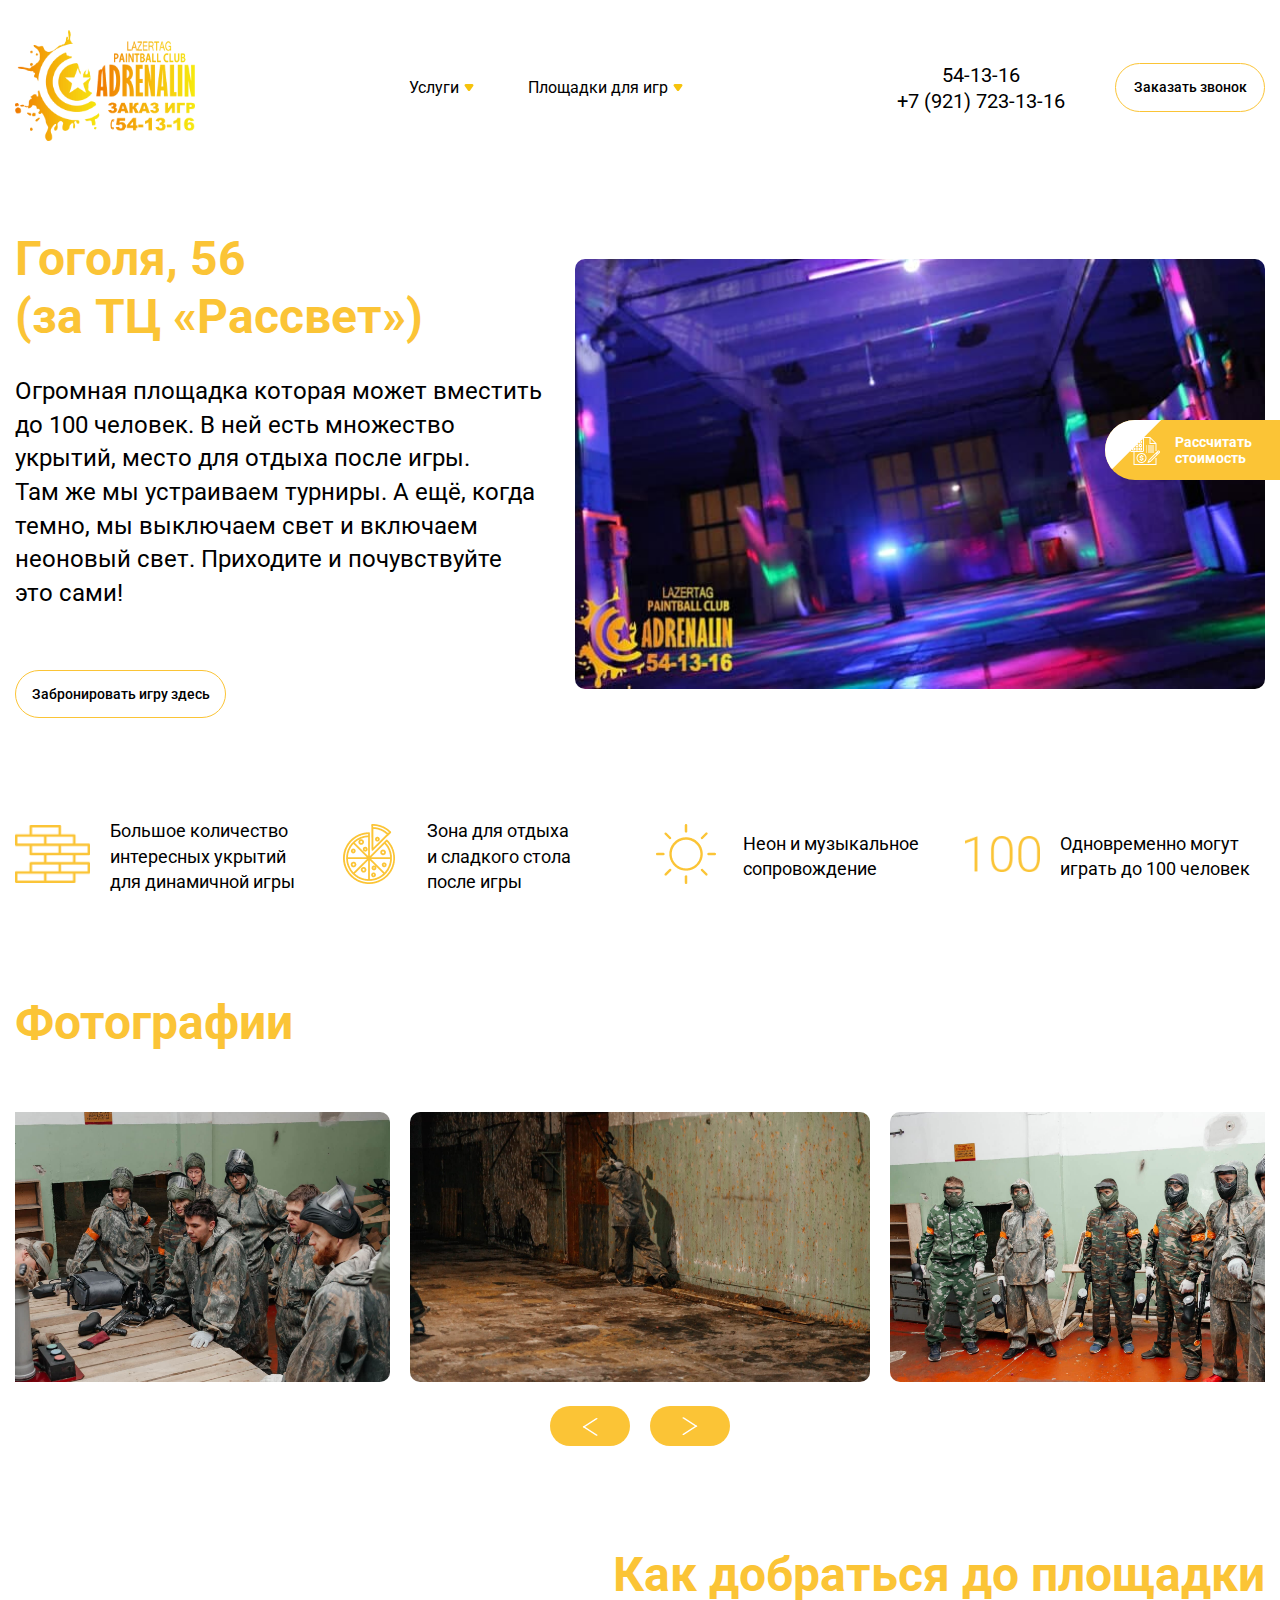
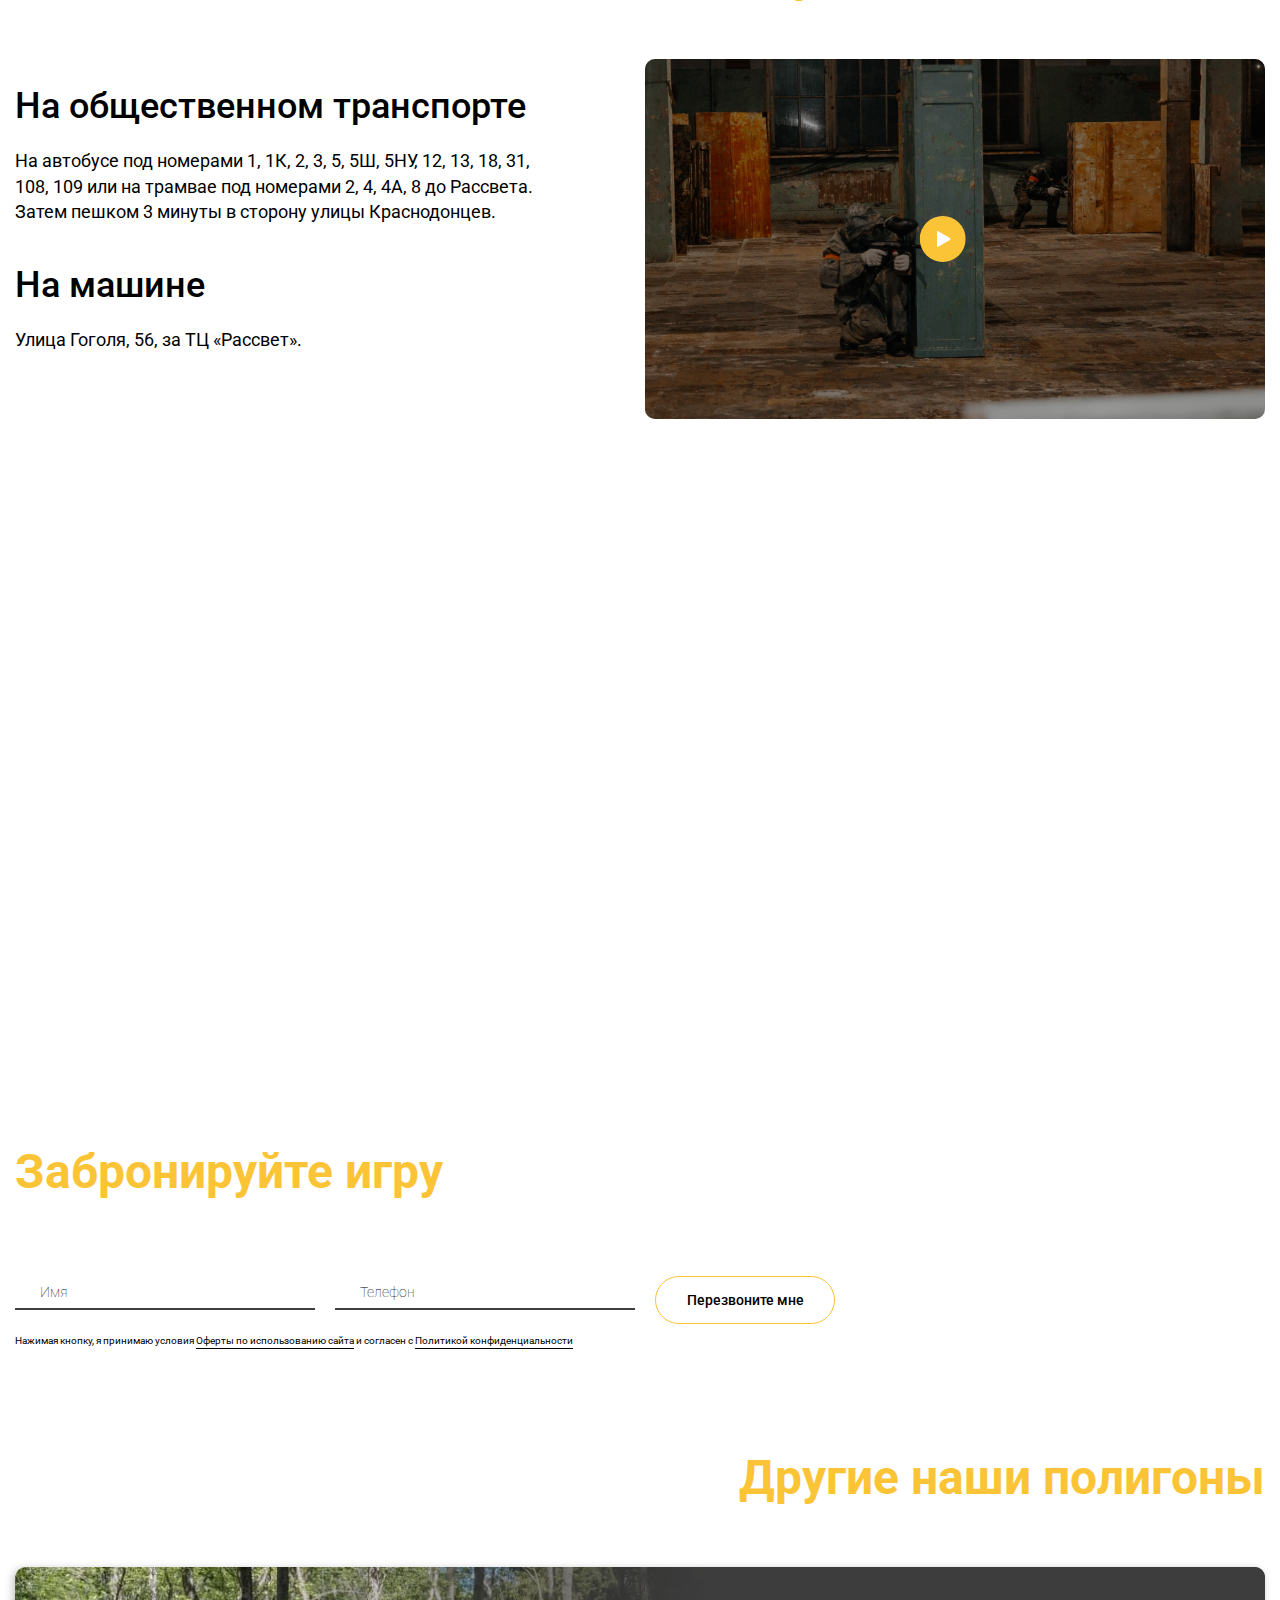
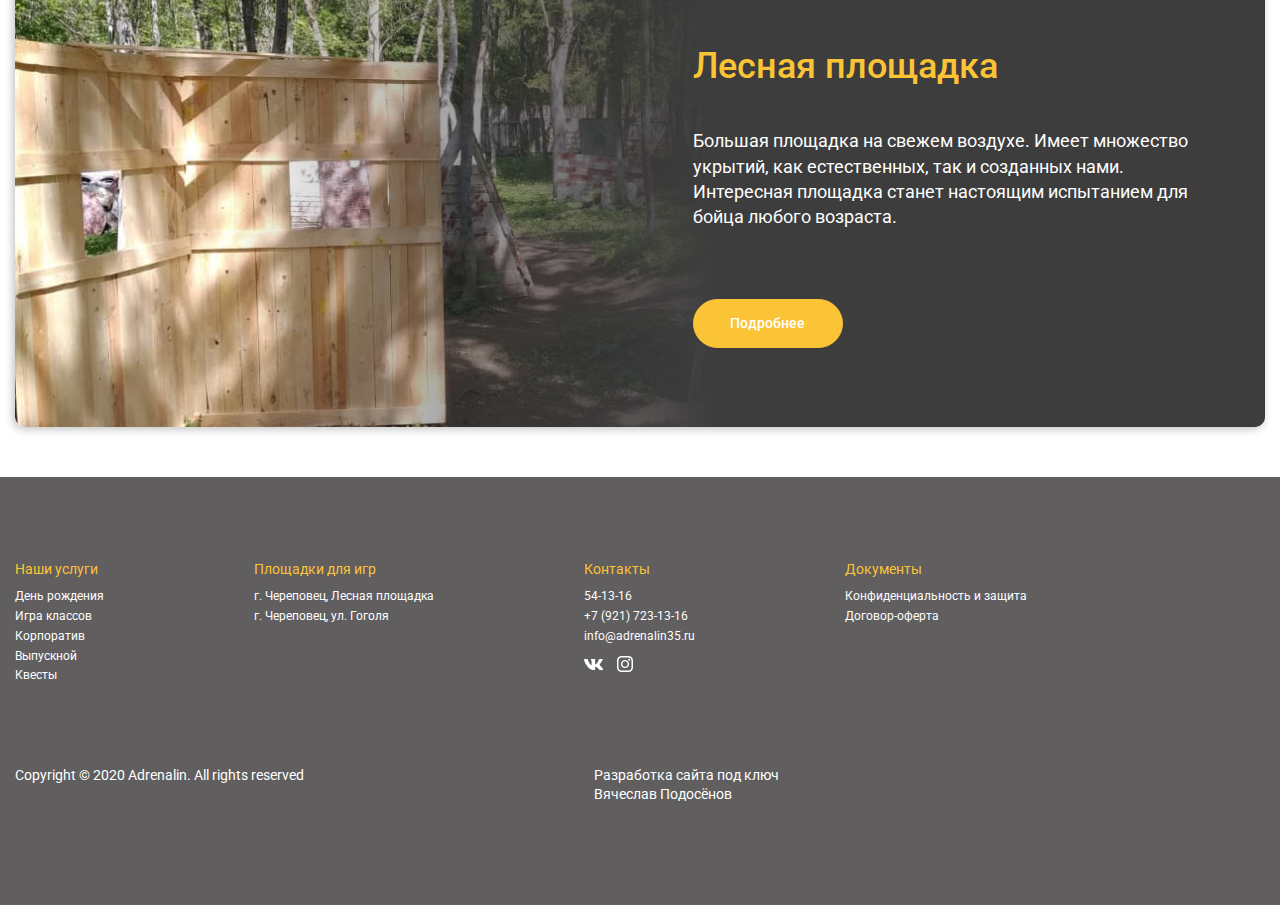
<file: platform2.html>
<!DOCTYPE html>
<html lang="ru">

<head>
  <meta charset="UTF-8">
  <meta name="viewport" content="width=device-width, initial-scale=1.0">
  <meta http-equiv="X-UA-Compatible" content="ie=edge">
  <title>Adrenalin — paintball & lazertag club</title>
  <link rel="shortcut icon" href="./favicon.ico" type="image/x-icon">
  <link rel="stylesheet" href="css/style.min.css">
  <link rel="stylesheet" href="css/jquery.formstyler.css">
</head>

<body class="platform1 black">
  <div class="overlay" id="overlay"></div>
  <div class="popup main-modal" id="main-modal">
    <div class="popup__close popup-close"></div>
    <div class="main-modal__inner">
      <div class="main-modal__title title3"><span class="yellow">Оставьте заявку</span><br>
        и&nbsp;мы&nbsp;вам перезвоним</div>
      <form class="send-form-mess" action="mailer.php" method="POST">
        <div class="mainform__row">
          <div class="mainform__line">
            <input required class="mainform__field" type="text" id="name5" name="Имя пользователя:">
            <label class="mainform__label" for="name5">Имя</label>
          </div>
          <div class="mainform__line">
            <input required class="mainform__field" type="text" id="phone5" name="Телефон пользователя:">
            <label class="mainform__label" for="phone5">Телефон</label>
          </div>
          <div class="mainform__alert">Нажимая кнопку, я принимаю условия <a href="confidentiality.html">Оферты по
              использованию сайта </a> и&nbsp;согласен с <a href="protect.html">Политикой конфиденциальности</a></div>
          <button class="mainform__btn btn btn-11"><span>Перезвоните мне</span></button>
        </div>
      </form>
    </div>
  </div>
  
  <div class="calc-btn blick-btn popup-btn quiz-play met-btn" data-m-target="Jarlik-sprava" data-popup="quiz">
    <img src="img/calc-btn.png" alt="" class="calc-btn__img">
    <span>
      Рассчитать
      стоимость
    </span>
    <div class="blick-btn__before"></div>
    <div class="blick-btn__after"></div>
  </div>
  
  <div class="quiz popup" id="quiz">
    <div class="quiz__cost">
      <div class="quiz__cost-text">Ваша скидка</div>
      <div class="quiz__cost-number"><input form="quizForm" class="quiz-discount" name="Размер скидки:" type="text"
          value="200" readonly>₽</div>
    </div>
    <div class="quiz__close popup__close popup-close"></div>
    <form class="quiz__content form-send" method="post" action="mailer.php" id="quizForm">
      <div class="quiz-item current" data-quiz="1">
        <input type="radio" checked class="dis-none">
        <div class="quiz__title">
          Ответьте на 6 вопросов
          и получите скидку на игру,
          а&nbsp;также индивидуальный расчёт стоимости игры.
        </div>
      </div>
      <div class="quiz-item" data-quiz="2">
        <div class="quiz__title">
          Какой у вас повод для игры?
        </div>
        <div class="quiz-row">
          <div class="quiz-row__info tabs-quiz">
            <div class="quiz__radio tabs-quiz__item current" data-tab="qi1">
              <input id="reason1" name="Тип мероприятия:" type="radio" value="День рождения">
              <label for="reason1">День рождения</label>
            </div>
            <div class="quiz__radio tabs-quiz__item" data-tab="qi2">
              <input id="reason2" name="Тип мероприятия:" type="radio" value="Игра класса/выпускной">
              <label for="reason2">Игра класса/выпускной</label>
            </div>
            <div class="quiz__radio tabs-quiz__item" data-tab="qi3">
              <input id="reason3" name="Тип мероприятия:" type="radio" value="Сборная игра">
              <label for="reason3">Сборная игра</label>
            </div>
            <div class="quiz__radio tabs-quiz__item" data-tab="qi4">
              <input id="reason4" name="Тип мероприятия:" type="radio" value="Корпоратив">
              <label for="reason4">Корпоратив</label>
            </div>
          </div>
          <div class="quiz-tabs">
            <div class="quiz-row__img tabs-inner__item current ibg" id="qi1"
              style="background-image: url(img/birthday/hero.jpg);"></div>
            <div class="quiz-row__img tabs-inner__item ibg" id="qi2"
              style="background-image: url(img/game/hero-bg2.jpg);"></div>
            <div class="quiz-row__img tabs-inner__item ibg" id="qi3"
              style="background-image: url(img/quest/quest-bg.jpg);"></div>
            <div class="quiz-row__img tabs-inner__item ibg" id="qi4" style="background-image: url(img/company/hero.jpg);">
            </div>
          </div>
        </div>
      </div>
      <div class="quiz-item" data-quiz="3">
        <div class="quiz__title">
          Сколько человек планируется?
        </div>
        <div class="quiz-row1">
          <div class="quiz-row1__info">
            <div class="quiz__radio">
              <input id="howmuch1" name="Сколько человек?" type="radio" value="1">
              <label for="howmuch1">1</label>
            </div>
            <div class="quiz__radio">
              <input id="howmuch2" name="Сколько человек?" type="radio" value="до 6">
              <label for="howmuch2">до 6</label>
            </div>
            <div class="quiz__radio">
              <input id="howmuch3" name="Сколько человек?" type="radio" value="6-10">
              <label for="howmuch3">6-10</label>
            </div>
            <div class="quiz__radio">
              <input id="howmuch4" name="Сколько человек?" type="radio" value="10-15">
              <label for="howmuch4">10-15</label>
            </div>
            <div class="quiz__radio any">
  
              <input id="howmuch5" class="checkform" name="Сколько человек?" type="radio" value="">
              <label for="change_input">
                <input class="quiz-form-text" id="change_input" name="none" type="text" placeholder="Другое">
              </label>
            </div>
          </div>
        </div>
      </div>
      <div class="quiz-item" data-quiz="4">
        <div class="quiz__title">
          Средний возраст участников?
        </div>
        <div class="quiz-row1 quiz-age">
          <div class="quiz-row1__info">
            <div class="quiz__radio">
              <input id="age1" name="Средний возраст участников:" type="radio" value="до 6 лет">
              <label for="age1">до 6 лет</label>
            </div>
            <div class="quiz__radio">
              <input id="age2" name="Средний возраст участников:" type="radio" value="9-11 лет">
              <label for="age2">9-11 лет</label>
            </div>
            <div class="quiz__radio">
              <input id="age3" name="Средний возраст участников:" type="radio" value="15-18 лет">
              <label for="age3">15-18 лет</label>
            </div>
            <div class="quiz__radio">
              <input id="age4" name="Средний возраст участников:" type="radio" value="6 -8 лет">
              <label for="age4">6 -8 лет</label>
            </div>
            <div class="quiz__radio">
              <input id="age5" name="Средний возраст участников:" type="radio" value="12-14 лет">
              <label for="age5">12-14 лет</label>
            </div>
            <div class="quiz__radio">
              <input id="age6" name="Средний возраст участников:" type="radio" value="18+ лет">
              <label for="age6">18+ лет</label>
            </div>
          </div>
        </div>
      </div>
      <div class="quiz-item" data-quiz="5">
        <div class="quiz__title">
          Какую площадку выберете?
        </div>
        <div class="quiz-row2 quiz-platform">
          <div class="quiz-row2__column">
            <input type="radio" name="Площадка:" id="platform1" value="Лыжный cтадион в ЗШК">
            <label for="platform1">
              <img src="img/quiz/1.png" alt="">
              <span>Лыжный cтадион в ЗШК</span>
            </label>
          </div>
          <div class="quiz-row2__column">
            <input type="radio" name="Площадка:" id="platform2" value="Гоголя, 56 (за ТЦ «Рассвет»)">
            <label for="platform2">
              <img src="img/quiz/2.png" alt="">
              <span>Гоголя, 56 (за ТЦ «Рассвет»)</span>
            </label>
          </div>
        </div>
      </div>
      <div class="quiz-item" data-quiz="6">
        <div class="quiz__title">
          Напишите дату и время игры
        </div>
        <div class="quiz-row3 quiz-time">
          <div class="quiz__radio any">
            <input id="data-time" type="radio">
            <label for="change_input2">
              <input id="change_input2" name="Дата проведения:" class="quiz-form-text" type="text"
                placeholder="Желаемые дата и время игры">
            </label>
          </div>
        </div>
      </div>
      <div class="quiz-item" data-quiz="7">
        <div class="quiz__title">
          Что может понадобиться?
        </div>
        <input type="radio" checked class="dis-none">
        <div class="quiz-end__row">
          <div class="quiz__end-check">
            <input id="check1" name="Гидробол" type="checkbox" value="Есть">
            <label for="check1">Гидробол</label>
          </div>
          <div class="quiz__end-check hgj">
            <input id="check2" name="Полоса препятствий" type="checkbox" value="Есть">
            <label for="check2">Полоса препятствий</label>
          </div>
          <div class="quiz__end-check">
            <input id="check3" name="Ведущая" type="checkbox" value="Есть">
            <label for="check3">Ведущая</label>
          </div>
          <div class="quiz__end-check">
            <input id="check4" name="Пиньята" type="checkbox" value="Есть">
            <label for="check4">Пиньята</label>
          </div>
          <div class="quiz__end-check hgj">
            <input id="check5" name="Сертификат участника" type="checkbox" value="Есть">
            <label for="check5">Сертификат участника</label>
          </div>
          <div class="quiz__end-check">
            <input id="check6" name="Музыка" type="checkbox" value="Есть">
            <label for="check6">Музыка</label>
          </div>
          <div class="quiz__end-check">
            <input id="check7" name="Грим" type="checkbox" value="Есть">
            <label for="check7">Грим</label>
          </div>
          <div class="quiz__end-check hgj">
            <input id="check8" name="Комната отдыха" type="checkbox" value="Есть">
            <label for="check8">Комната отдыха</label>
          </div>
          <div class="quiz__end-check">
            <input id="check9" name="Фрироуп" type="checkbox" value="Есть">
            <label for="check9">Фрироуп</label>
          </div>
          <div class="quiz__end-check">
            <input id="check10" name="Тир" type="checkbox" value="Есть">
            <label for="check10">Тир</label>
          </div>
          <div class="quiz__end-check hgj">
            <input id="check11" name="Пригласительные" type="checkbox" value="Есть">
            <label for="check11">Пригласительные</label>
          </div>
          <div class="quiz__end-check">
            <input id="check12" name="Тимбилдинг" type="checkbox" value="Есть">
            <label for="check12">Тимбилдинг</label>
          </div>
        </div>
      </div>
      <div class="quiz-item" data-quiz="8">
        <div class="quiz__title">
          Оставьте контакты и получите
          расчёт стоимости и скидку
          на&nbsp;игру
        </div>
        <div class="quiz-row4 quiz-contact">
          <div class="quiz__radio any any2">
            <input id="quizName" name="Имя пользователя:" class="quiz-form-text" type="text" required>
            <label for="quizName">Имя</label>
          </div>
          <div class="quiz__radio any any2">
            <input id="quizPhone" name="Телефон:" class="quiz-form-text" type="text" required>
            <label for="quizPhone">Телефон</label>
          </div>
        </div>
        <button type="submit" class="btn quiz-btn-send btn-12"><span>Далее</span></button>
      </div>
    </form>
    <!-- /.quiz__content -->
    <div class="quiz__info">
      <div class="quiz__info-content">
        <button class="quiz__info-prev btn"><span>Назад</span><span class="arr"></span></button>
        <div class="quiz__info-question">Вопрос <span class="quiz__info-start"></span> из <span
            class="quiz__info-end"></span></div>
        <button class="quiz__info-next btn"><span>Далее</span><span class="arr"></span></button>
      </div>
      <div class="quiz__line">
        <div class="quiz__line-complete"></div>
      </div>
    </div>
    <!-- /.quiz__info -->
  </div>
  <!-- /.quiz -->


  <!-- <Шапка сайта> -->
  <header class="header fixed">
    <div class="container">
      <div class="header__inner">
        <a href="index.html" class="header__logo">
          <img src="img/header/logo.png" alt="">
        </a>
        <div class="header-menu">
          <div class="header-menu__close popup-close">
  
          </div>
          <ul class="header__menu">
            <li class="header__list">
              Услуги
              <ul class="header__submenu">
                <li><a href="birthday.html">День рождения</a></li>
                <li><a href="lasertag.html">Лазертаг</a></li>
                <li><a href="game.html">Игра классов</a></li>
                <li><a href="company.html">Корпоратив</a></li>
                <li><a href="release.html">Выпускной</a></li>
                <li><a href="quest.html">Квесты</a></li>
              </ul>
            </li>
            <li class="header__list">
              Площадки для игр
              <ul class="header__submenu">
                <li><a href="platform1.html">г. Череповец, Лесная площадка</a></li>
                <li><a href="platform2.html">г. Череповец, ул. Гоголя</a></li>
              </ul>
            </li>
          </ul>
        </div>
        <div class="header__col">
          <div class="header__phone">
            <a href="tel:+541316">54-13-16</a>
            <a href="tel:+79217231316">+7 (921) 723-13-16</a>
          </div>
          <button class="header__btn btn btn-11 popup-btn met-btn" data-m-target="Zakaz_zvonka_shapka"|  data-popup="main-modal"><span>Заказать звонок</span></button>
        </div>
        <div class="header-burger">
          <span></span>
          <span></span>
          <span></span>
        </div>
      </div>
      <!-- /.header__inner -->
    </div>
    <!-- /.container -->
  </header>
  <!-- </Шапка сайта> -->

  <!-- <ПЛОЩАДКА ГЛАВНЫЙ ЭКРАН> -->
  <section class="platform-hero sect">
    <div class="container">
      <div class="platform-hero__inner">
        <div class="platform-hero__info">
          <h2 class="platform-hero__title title">Гоголя, 56
            (за&nbsp;ТЦ&nbsp;«Рассвет»)</h2>
          <div class="platform-hero__text">
            <p>Огромная площадка которая может вместить до 100 человек. В ней есть множество укрытий, место для отдыха
              после игры.
              Там&nbsp;же мы устраиваем турниры. А ещё, когда темно, мы выключаем свет и включаем неоновый свет.
              Приходите и почувствуйте
              это&nbsp;сами!
            </p>
          </div>
          <button class="platform-hero__btn btn btn-11 popup-btn quiz-play met-btn" data-m-target="gogolya_bron"  data-popup="quiz"><span>Забронировать игру
              здесь</span></button>
        </div>
        <!-- /.platform-hero__info -->
        <div class="platform-hero__img ibg" style="background-image: url(img/platform1/hero/hero-img2.jpg);"></div>
        <!-- /.platform-hero__img -->
      </div>
      <!-- /.platform-hero__inner -->
      <div class="platform-hero__fact">
        <div class="platform-hero__fact-item">
          <div class="platform-hero__fact-img"><img src="img/platform1/hero/icon1.png" alt=""></div>
          <p class="platform-hero__fact-text">Большое количество
            интересных укрытий
            для динамичной игры</p>
        </div>
        <div class="platform-hero__fact-item">
          <div class="platform-hero__fact-img"><img src="img/platform1/hero/icon2.png" alt=""></div>
          <p class="platform-hero__fact-text">Зона для отдыха
            и&nbsp;сладкого стола
            после&nbsp;игры</p>
        </div>
        <div class="platform-hero__fact-item">
          <div class="platform-hero__fact-img"><img src="img/platform1/hero/light.png" alt=""></div>
          <p class="platform-hero__fact-text">Неон и музыкальное
            сопровождение</p>
        </div>
        <div class="platform-hero__fact-item">
          <div class="platform-hero__fact-img"><img src="img/platform1/hero/100.png" alt=""></div>
          <p class="platform-hero__fact-text">Одновременно могут
            играть до 100 человек</p>
        </div>
      </div>
      <!-- /.platform-hero__fact -->
    </div>
    <!-- /.container -->
  </section>
  <!-- </ПЛОЩАДКА ГЛАВНЫЙ ЭКРАН> -->

  <!-- <ФОТО> -->
  <section class="photo sect">
    <div class="container">
      <h2 class="photo__titile title">Фотографии</h2>
    </div>
    <!-- /.container -->
    <div class="container-big">
      <div class="photo__slider slider-main">
        <div class="photo__item ibg" style="background-image: url(img/platform2/1.jpg);"></div>
        <div class="photo__item ibg" style="background-image: url(img/platform2/2.jpg);"></div>
        <div class="photo__item ibg" style="background-image: url(img/platform2/3.jpg);"></div>
        <div class="photo__item ibg" style="background-image: url(img/platform2/4.jpg);"></div>
        <!-- <div class="photo__item ibg" style="background-image: url(img/platform2/5.jpg);"></div> -->
        <div class="photo__item ibg" style="background-image: url(img/platform2/6.jpg);"></div>
      </div>
      <!-- /.photo__slider -->
    </div>
  </section>
  <!-- </ФОТО> -->

  <!-- <КАК ДОБРАТЬСЯ ДО ПЛОЩАДКИ> -->
  <section class="platform-travel sect">
    <div class="container">
      <h2 class="platform-travel__title title right">Как добраться до площадки</h2>
      <div class="platform-travel__inner">
        <div class="platform-travel__info">
          <div class="platform-travel__info-item">
            <h3 class="platform-travel__info-title title3">На общественном транспорте</h3>
            <p>На автобусе под номерами 1, 1К, 2, 3, 5, 5Ш, 5НУ, 12, 13, 18, 31, 108, 109 или на трамвае под номерами 2,
              4, 4А, 8 до Рассвета. Затем пешком 3 минуты в сторону улицы Краснодонцев. </p>
          </div>
          <div class="platform-travel__info-item">
            <h3 class="platform-travel__info-title title3">На машине</h3>
            <p>Улица Гоголя, 56, за ТЦ «Рассвет».</p>
          </div>
          <!-- /.platform-travel__info-item -->
        </div>
        <!-- /.platform-travel__info -->
        <div class="platform-travel__video ibg" style="background-image: url(img/platform2/5.jpg);">
          <a href="https://youtu.be/1ooM6f_Du_Q" rel="nofollow" target="_blank" class="video">
            <div class="video__click">
              <div class="video__click-body"></div>
            </div>
            <button class="video__btn">Смотреть видео</button>
          </a>
        </div>
        <!-- /.platform-travel__video -->
      </div>
      <!-- /.platform-travel__inner -->
      <div class="platform-travel__map">
        <iframe
          src="https://www.google.com/maps/embed?pb=!1m14!1m8!1m3!1d2047.2146605336504!2d37.9594854682312!3d59.12880880068984!3m2!1i1024!2i768!4f13.1!3m3!1m2!1s0x46afb6ff8b9d4b3d%3A0xb750a6ca544dc0a1!2z0KHQtdCy0LXRgNC90YvQuSDQotCU!5e0!3m2!1sru!2sru!4v1582036411556!5m2!1sru!2sru"
          style="border:0;" allowfullscreen=""></iframe>
      </div>
    </div>
    <!-- /.container -->
  </section>
  <!-- </КАК ДОБРАТЬСЯ ДО ПЛОЩАДКИ> -->

  <!-- <ФОРМА ОБРАТНОЙ СВЯЗИ> -->
  <section class="mainform sect">
    <div class="container">
      <h2 class="mainform__title title">Забронируйте игру</h2>
      <form action="mailer.php" method="POST" class="send-form-mess2">
        <div class="mainform__row">
          <div class="mainform__line">
            <input required class="mainform__field" type="text" id="name" name="Имя пользователя:">
            <label class="mainform__label" for="name">Имя</label>
          </div>
          <div class="mainform__line">
            <input required class="mainform__field" type="text" id="phone" name="Телефон пользователя:">
            <label class="mainform__label" for="phone">Телефон</label>
          </div>
          <button class="mainform__btn btn btn-11"><span>Перезвоните мне</span></button>
        </div>
      </form>
      <div class="mainform__alert">Нажимая кнопку, я принимаю условия <a href="confidentiality.html">Оферты по
          использованию сайта </a> и
        согласен с <a href="protect.html">Политикой конфиденциальности</a></div>
    </div>
    <!-- /.container -->
  </section>
  <!-- </ФОРМА ОБРАТНОЙ СВЯЗИ> -->

  <!-- <ПЛОЩАДКИ> -->
  <section class="platform sect">
    <div class="container">
      <h2 class="platform__title title right">Другие наши полигоны</h2>
      <div class="platform__about ibg" style="background-image: url(img/platform1/hero/platform2.jpg);">
        <div class="platform__about-content">
          <h3 class="platform__about-title title3">Лесная площадка</h3>
          <p>Большая площадка на свежем воздухе. Имеет множество укрытий, как естественных, так и созданных нами.
            Интересная площадка станет настоящим испытанием
            для бойца любого возраста.
          </p>
          <div class="platform__nav">
            <a href="platform1.html" class="platform__link btn btn-12"><span>Подробнее</span></a>
            <a href="https://youtu.be/1ooM6f_Du_Q" rel="nofollow" target="_blank" class="video">
              <div class="video__click">
                <div class="video__click-body"></div>
              </div>
              <button class="video__btn">Смотреть видео</button>
            </a>
          </div>
        </div>
      </div>
      <!-- /.platform__about -->
    </div>
    <!-- /.container -->
  </section>
  <!-- </ПЛОЩАДКИ> -->

  <!-- <ПОДВАЛ САЙТА> -->
  <footer class="footer">
    <div class="container">
      <div class="footer__inner">
        <div class="footer__column">
          <h5 class="footer__title">Наши услуги</h5>
          <ul class="footer__list">
            <li class="footer__list-item"><a href="birthday.html">День рождения</a></li>
            <li class="footer__list-item"><a href="game.html">Игра классов</a></li>
            <li class="footer__list-item"><a href="company.html">Корпоратив</a></li>
            <li class="footer__list-item"><a href="release.html">Выпускной</a></li>
            <li class="footer__list-item"><a href="quest.html">Квесты</a></li>
          </ul>
        </div>
        <!-- /.footer__column -->
        <div class="footer__column">
          <h5 class="footer__title">Площадки для игр</h5>
          <ul class="footer__list">
            <li class="footer__list-item"><a href="platform1.html">г. Череповец, Лесная площадка</a></li>
            <li class="footer__list-item"><a href="platform2.html">г. Череповец, ул. Гоголя</a></li>
          </ul>
        </div>
        <!-- /.footer__column -->
        <div class="footer__column">
          <h5 class="footer__title">Контакты</h5>
          <ul class="footer__list">
            <li class="footer__list-item"><a href="tel:+541316">54-13-16</a></li>
            <li class="footer__list-item"><a href="tel:+79217231316">+7 (921) 723-13-16</a></li>
            <li class="footer__list-item"><a href="mailto:info@adrenalin35.ru">info@adrenalin35.ru</a></li>
          </ul>
          <div class="footer__list-social">
            <a href="https://vk.com/adrenalinpaintball" rel="nofollow" target="_blank"><span class="footer__list-social-img ibg"></span></a>
            <a href="https://www.instagram.com/_adrenalin35_/" rel="nofollow" target="_blank"><span class="footer__list-social-img ibg"></span></a>
          </div>
        </div>
        <div class="footer__column">
          <h5 class="footer__title">Документы</h5>
          <ul class="footer__list">
            <li class="footer__list-item"><a href="protect.html">Конфиденциальность и защита</a></li>
            <li class="footer__list-item"><a href="confidentiality.html">Договор-оферта</a></li>
          </ul>
        </div>
        <!-- /.footer__column -->
      </div>
      <!-- /.footer__inner -->
      <div class="footer__info">
        <p class="footer__copy">Copyright © 2020 Adrenalin. All rights reserved</p>
       <a href="https://vk.com/vpodosenov"  rel="nofollow" target="_blank" class="development-link"><span>Разработка сайта под ключ <br>Вячеслав Подосёнов</span></a>
      </div>
      <!-- /.footer__info -->
    </div>
    <!-- /.container -->
  </footer>
  <!-- </ПОДВАЛ САЙТА> -->
  <script src="https://ajax.googleapis.com/ajax/libs/jquery/3.4.1/jquery.min.js"></script>
  <script src="js/custom.js"></script>
  <script src="js/libs.min.js"></script>
  <script src="js/main-min.js"></script>
  
    <!-- Yandex.Metrika counter -->
  
    <script type="text/javascript">
      (function (m, e, t, r, i, k, a) {
        m[i] = m[i] || function () {
          (m[i].a = m[i].a || []).push(arguments)
        };
  
        m[i].l = 1 * new Date();
        k = e.createElement(t), a = e.getElementsByTagName(t)[0], k.async = 1, k.src = r, a.parentNode.insertBefore(k,
          a)
      })
  
      (window, document, "script", "https://mc.yandex.ru/metrika/tag.js", "ym");
  
      ym(57870985, "init", {
  
        clickmap: true,
  
        trackLinks: true,
  
        accurateTrackBounce: true,
  
        webvisor: true
  
      });
    </script>
  
    <noscript>
      <div><img src="https://mc.yandex.ru/watch/57870985" style="position:absolute; left:-9999px;" alt="" /></div>
    </noscript>
  
    <!-- /Yandex.Metrika counter -->
</body>

</html>
</file>
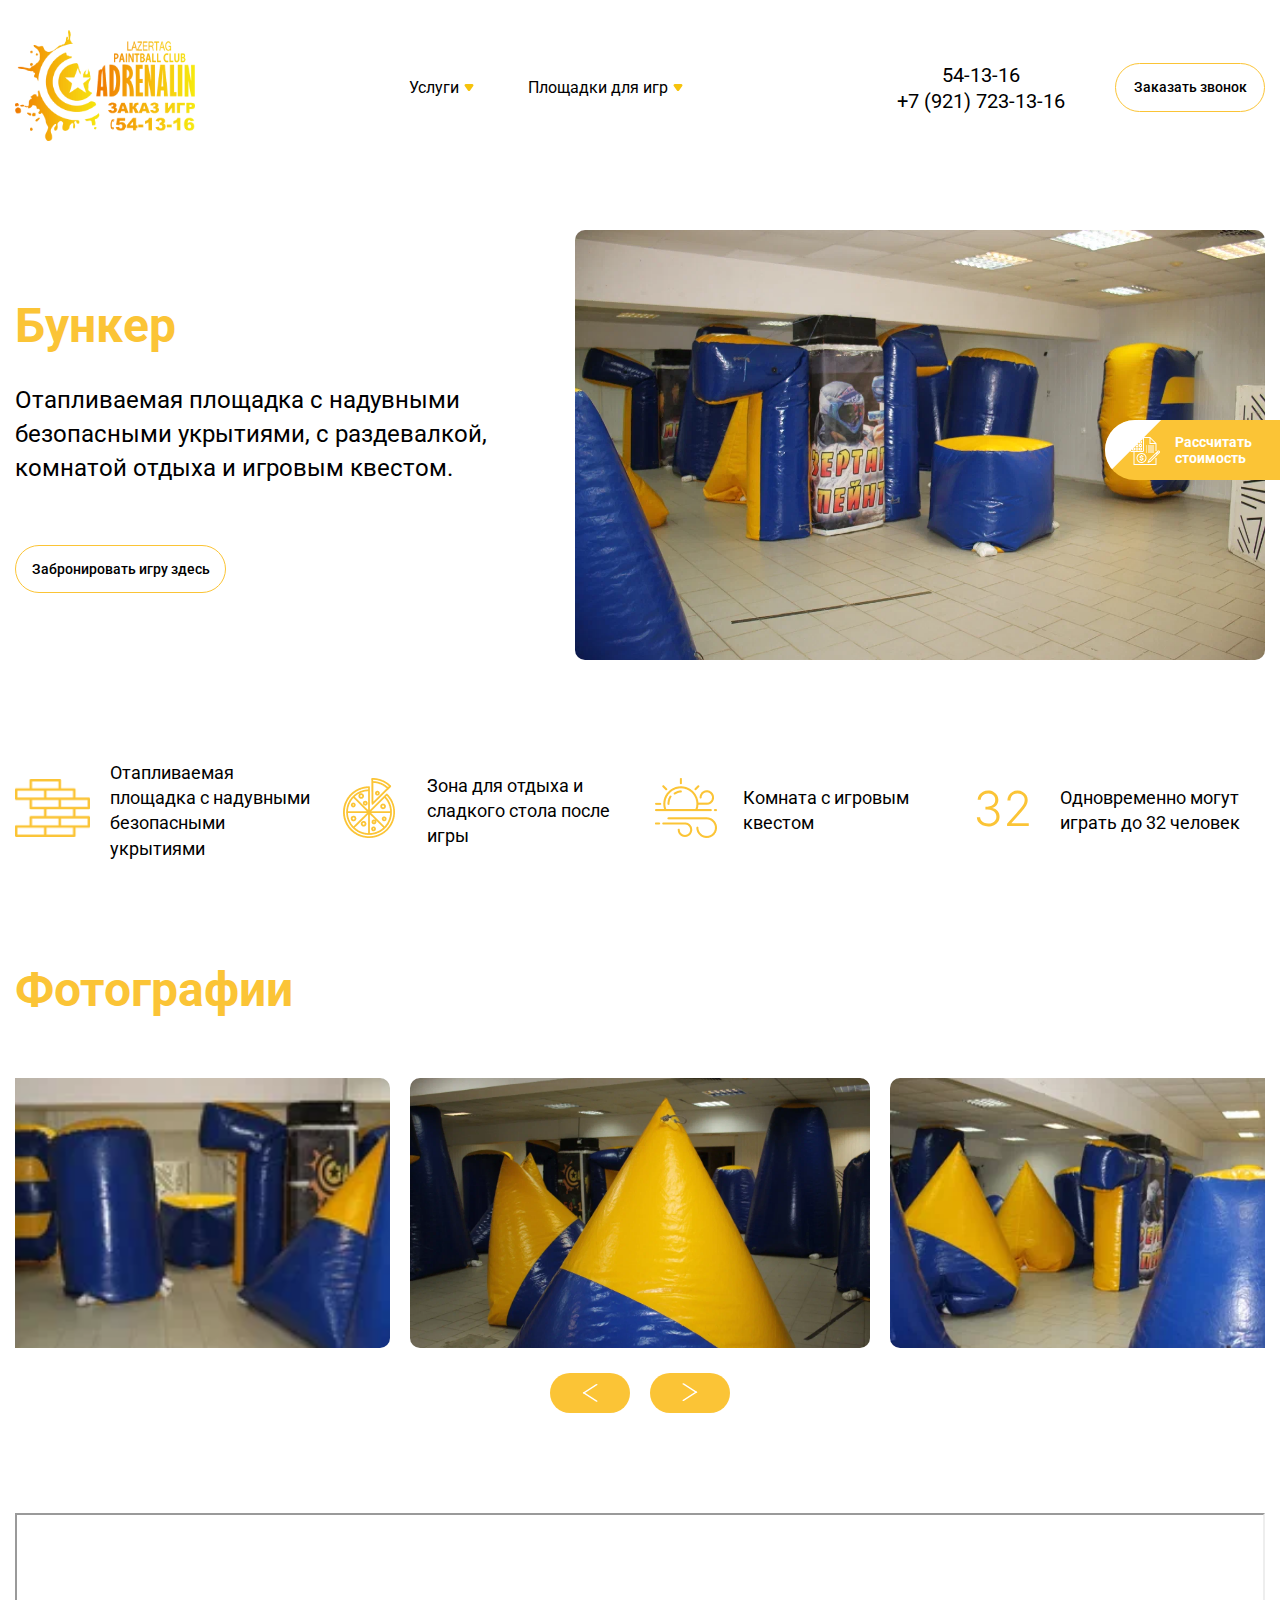
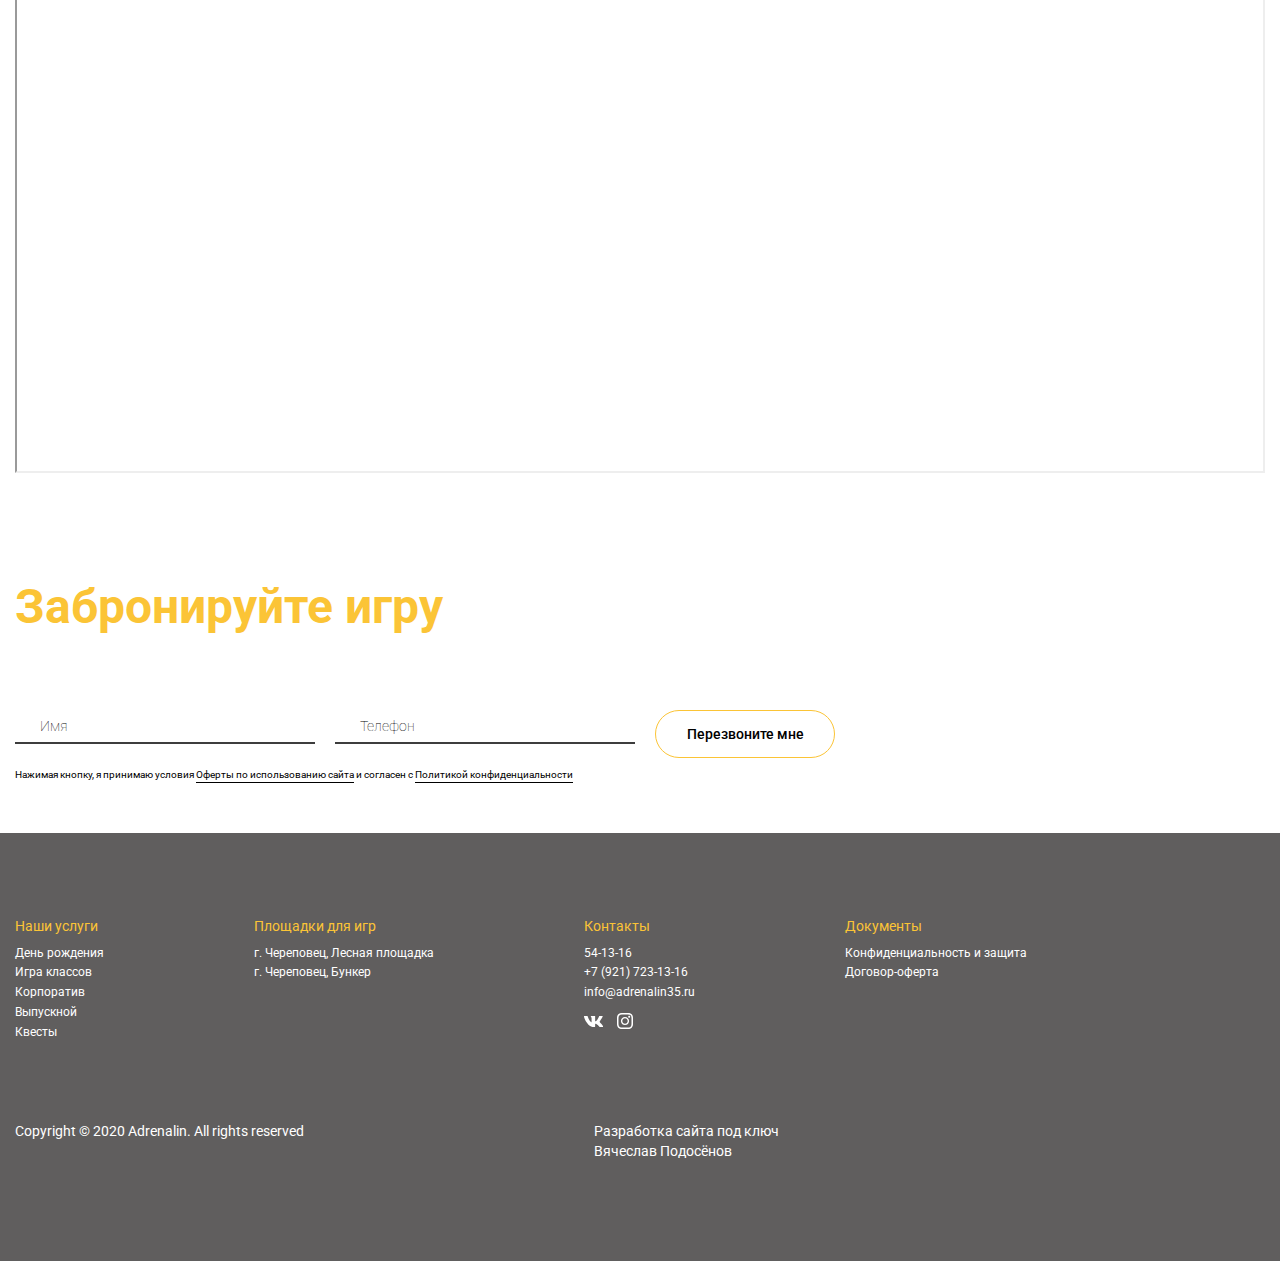
<file: platform3.html>
<!DOCTYPE html>
<html lang="ru">

<head>
  <meta charset="UTF-8">
  <meta name="viewport" content="width=device-width, initial-scale=1.0">
  <meta http-equiv="X-UA-Compatible" content="ie=edge">
  <title>Adrenalin — paintball & lazertag club</title>
  <link rel="shortcut icon" href="./favicon.ico" type="image/x-icon">
  <link rel="stylesheet" href="css/style.min.css">
  <link rel="stylesheet" href="css/jquery.formstyler.css">
</head>

<body class="platform1 black">
  <div class="overlay" id="overlay"></div>
  <div class="popup main-modal" id="main-modal">
    <div class="popup__close popup-close"></div>
    <div class="main-modal__inner">
      <div class="main-modal__title title3"><span class="yellow">Оставьте заявку</span><br>
        и&nbsp;мы&nbsp;вам перезвоним</div>
      <form class="send-form-mess" action="mailer.php" method="POST">
        <div class="mainform__row">
          <div class="mainform__line">
            <input required class="mainform__field" type="text" id="name5" name="Имя пользователя:">
            <label class="mainform__label" for="name5">Имя</label>
          </div>
          <div class="mainform__line">
            <input required class="mainform__field" type="text" id="phone5" name="Телефон пользователя:">
            <label class="mainform__label" for="phone5">Телефон</label>
          </div>
          <div class="mainform__alert">Нажимая кнопку, я принимаю условия <a href="confidentiality.html">Оферты по
              использованию сайта </a> и&nbsp;согласен с <a href="protect.html">Политикой конфиденциальности</a></div>
          <button class="mainform__btn btn btn-11"><span>Перезвоните мне</span></button>
        </div>
      </form>
    </div>
  </div>
  
  <div class="calc-btn blick-btn popup-btn quiz-play met-btn" data-m-target="Jarlik-sprava" data-popup="quiz">
    <img src="img/calc-btn.png" alt="" class="calc-btn__img">
    <span>
      Рассчитать
      стоимость
    </span>
    <div class="blick-btn__before"></div>
    <div class="blick-btn__after"></div>
  </div>

  <div class="quiz popup" id="quiz">
    <div class="quiz__cost">
      <div class="quiz__cost-text">Ваша скидка</div>
      <div class="quiz__cost-number"><input form="quizForm" class="quiz-discount" name="Размер скидки:" type="text"
                                            value="200" readonly>₽
      </div>
    </div>
    <div class="quiz__close popup__close popup-close"></div>
    <form class="quiz__content form-send" method="post" action="mailer.php" id="quizForm">
      <div class="quiz-item current" data-quiz="1">
        <input type="radio" checked class="dis-none">
        <div class="quiz__title">
          Ответьте на 6 вопросов
          и получите скидку на игру,
          а&nbsp;также индивидуальный расчёт стоимости игры.
        </div>
      </div>
      <div class="quiz-item" data-quiz="2">
        <div class="quiz__title">
          Какой у вас повод для игры?
        </div>
        <div class="quiz-row">
          <div class="quiz-row__info tabs-quiz">
            <div class="quiz__radio tabs-quiz__item current" data-tab="qi1">
              <input id="reason1" name="Тип мероприятия:" type="radio" value="День рождения">
              <label for="reason1">День рождения</label>
            </div>
            <div class="quiz__radio tabs-quiz__item" data-tab="qi2">
              <input id="reason2" name="Тип мероприятия:" type="radio" value="Игра класса/выпускной">
              <label for="reason2">Игра класса/выпускной</label>
            </div>
            <div class="quiz__radio tabs-quiz__item" data-tab="qi3">
              <input id="reason3" name="Тип мероприятия:" type="radio" value="Сборная игра">
              <label for="reason3">Сборная игра</label>
            </div>
            <div class="quiz__radio tabs-quiz__item" data-tab="qi4">
              <input id="reason4" name="Тип мероприятия:" type="radio" value="Корпоратив">
              <label for="reason4">Корпоратив</label>
            </div>
          </div>
          <div class="quiz-tabs">
            <div class="quiz-row__img tabs-inner__item current ibg" id="qi1"
                 style="background-image: url(img/birthday/hero.jpg);"></div>
            <div class="quiz-row__img tabs-inner__item ibg" id="qi2"
                 style="background-image: url(img/game/hero-bg2.jpg);"></div>
            <div class="quiz-row__img tabs-inner__item ibg" id="qi3"
                 style="background-image: url(img/quest/quest-bg.jpg);"></div>
            <div class="quiz-row__img tabs-inner__item ibg" id="qi4"
                 style="background-image: url(img/company/hero.jpg);">
            </div>
          </div>
        </div>
      </div>
      <div class="quiz-item" data-quiz="3">
        <div class="quiz__title">
          Сколько человек планируется?
        </div>
        <div class="quiz-row1">
          <div class="quiz-row1__info">
            <div class="quiz__radio">
              <input id="howmuch1" name="Сколько человек?" type="radio" value="1">
              <label for="howmuch1">1</label>
            </div>
            <div class="quiz__radio">
              <input id="howmuch2" name="Сколько человек?" type="radio" value="до 6">
              <label for="howmuch2">до 6</label>
            </div>
            <div class="quiz__radio">
              <input id="howmuch3" name="Сколько человек?" type="radio" value="6-10">
              <label for="howmuch3">6-10</label>
            </div>
            <div class="quiz__radio">
              <input id="howmuch4" name="Сколько человек?" type="radio" value="10-15">
              <label for="howmuch4">10-15</label>
            </div>
            <div class="quiz__radio any">

              <input id="howmuch5" class="checkform" name="Сколько человек?" type="radio" value="">
              <label for="change_input">
                <input class="quiz-form-text" id="change_input" name="none" type="text"
                       placeholder="Другое">
              </label>
            </div>
          </div>
        </div>
      </div>
      <div class="quiz-item" data-quiz="4">
        <div class="quiz__title">
          Средний возраст участников?
        </div>
        <div class="quiz-row1 quiz-age">
          <div class="quiz-row1__info">
            <div class="quiz__radio">
              <input id="age1" name="Средний возраст участников:" type="radio" value="до 6 лет">
              <label for="age1">до 6 лет</label>
            </div>
            <div class="quiz__radio">
              <input id="age2" name="Средний возраст участников:" type="radio" value="9-11 лет">
              <label for="age2">9-11 лет</label>
            </div>
            <div class="quiz__radio">
              <input id="age3" name="Средний возраст участников:" type="radio" value="15-18 лет">
              <label for="age3">15-18 лет</label>
            </div>
            <div class="quiz__radio">
              <input id="age4" name="Средний возраст участников:" type="radio" value="6 -8 лет">
              <label for="age4">6 -8 лет</label>
            </div>
            <div class="quiz__radio">
              <input id="age5" name="Средний возраст участников:" type="radio" value="12-14 лет">
              <label for="age5">12-14 лет</label>
            </div>
            <div class="quiz__radio">
              <input id="age6" name="Средний возраст участников:" type="radio" value="18+ лет">
              <label for="age6">18+ лет</label>
            </div>
          </div>
        </div>
      </div>
      <div class="quiz-item" data-quiz="5">
        <div class="quiz__title">
          Какую площадку выберете?
        </div>
        <div class="quiz-row2 quiz-platform">
          <div class="quiz-row2__column">
            <input type="radio" name="Площадка:" id="platform1" value="Лесная площадка">
            <label for="platform1">
              <img src="img/quiz/1.png" alt="">
              <span>Лесная площадка</span>
            </label>
          </div>
          <div class="quiz-row2__column">
            <input type="radio" name="Площадка:" id="platform3" value="Бункер">
            <label for="platform3">
              <img src="img/quiz/3.png" alt="">
              <span>Бункер</span>
            </label>
          </div>
          <!-- <div class="quiz-row2__column">
            <input type="radio" name="Площадка:" id="platform2" value="Гоголя, 56 (за ТЦ «Рассвет»)">
            <label for="platform2">
              <img src="img/quiz/2.png" alt="">
              <span>Гоголя, 56 (за ТЦ «Рассвет»)</span>
            </label>
          </div> -->
        </div>
      </div>
      <div class="quiz-item" data-quiz="6">
        <div class="quiz__title">
          Напишите дату и время игры
        </div>
        <div class="quiz-row3 quiz-time">
          <div class="quiz__radio any">
            <input id="data-time" type="radio">
            <label for="change_input2">
              <input id="change_input2" name="Дата проведения:" class="quiz-form-text" type="text"
                     placeholder="Желаемые дата и время игры">
            </label>
          </div>
        </div>
      </div>
      <div class="quiz-item" data-quiz="7">
        <div class="quiz__title">
          Что может понадобиться?
        </div>
        <input type="radio" checked class="dis-none">
        <div class="quiz-end__row">
          <div class="quiz__end-check">
            <input id="check1" name="Гидробол" type="checkbox" value="Есть">
            <label for="check1">Гидробол</label>
          </div>
          <div class="quiz__end-check hgj">
            <input id="check2" name="Полоса препятствий" type="checkbox" value="Есть">
            <label for="check2">Полоса препятствий</label>
          </div>
          <div class="quiz__end-check">
            <input id="check3" name="Ведущая" type="checkbox" value="Есть">
            <label for="check3">Ведущая</label>
          </div>
          <div class="quiz__end-check">
            <input id="check4" name="Пиньята" type="checkbox" value="Есть">
            <label for="check4">Пиньята</label>
          </div>
          <div class="quiz__end-check hgj">
            <input id="check5" name="Сертификат участника" type="checkbox" value="Есть">
            <label for="check5">Сертификат участника</label>
          </div>
          <div class="quiz__end-check">
            <input id="check6" name="Музыка" type="checkbox" value="Есть">
            <label for="check6">Музыка</label>
          </div>
          <div class="quiz__end-check">
            <input id="check7" name="Грим" type="checkbox" value="Есть">
            <label for="check7">Грим</label>
          </div>
          <div class="quiz__end-check hgj">
            <input id="check8" name="Комната отдыха" type="checkbox" value="Есть">
            <label for="check8">Комната отдыха</label>
          </div>
          <div class="quiz__end-check">
            <input id="check9" name="Фрироуп" type="checkbox" value="Есть">
            <label for="check9">Фрироуп</label>
          </div>
          <div class="quiz__end-check">
            <input id="check10" name="Тир" type="checkbox" value="Есть">
            <label for="check10">Тир</label>
          </div>
          <div class="quiz__end-check hgj">
            <input id="check11" name="Пригласительные" type="checkbox" value="Есть">
            <label for="check11">Пригласительные</label>
          </div>
          <div class="quiz__end-check">
            <input id="check12" name="Тимбилдинг" type="checkbox" value="Есть">
            <label for="check12">Тимбилдинг</label>
          </div>
        </div>
      </div>
      <div class="quiz-item" data-quiz="8">
        <div class="quiz__title">
          Оставьте контакты и получите
          расчёт стоимости и скидку
          на&nbsp;игру
        </div>
        <div class="quiz-row4 quiz-contact">
          <div class="quiz__radio any any2">
            <input id="quizName" name="Имя пользователя:" class="quiz-form-text" type="text" required>
            <label for="quizName">Имя</label>
          </div>
          <div class="quiz__radio any any2">
            <input id="quizPhone" name="Телефон:" class="quiz-form-text" type="text" required>
            <label for="quizPhone">Телефон</label>
          </div>
        </div>
        <button type="submit" class="btn quiz-btn-send btn-12"><span>Далее</span></button>
      </div>
    </form>
    <!-- /.quiz__content -->
    <div class="quiz__info">
      <div class="quiz__info-content">
        <button class="quiz__info-prev btn"><span>Назад</span><span class="arr"></span></button>
        <div class="quiz__info-question">Вопрос <span class="quiz__info-start"></span> из <span
                class="quiz__info-end"></span></div>
        <button class="quiz__info-next btn"><span>Далее</span><span class="arr"></span></button>
      </div>
      <div class="quiz__line">
        <div class="quiz__line-complete"></div>
      </div>
    </div>
    <!-- /.quiz__info -->
  </div>
  <!-- /.quiz -->
  
  <!-- <Шапка сайта> -->
  <header class="header fixed">
    <div class="container">
      <div class="header__inner">
        <a href="index.html" class="header__logo">
          <img src="img/header/logo.png" alt="">
        </a>
        <div class="header-menu">
          <div class="header-menu__close popup-close">
  
          </div>
          <ul class="header__menu">
            <li class="header__list">
              Услуги
              <ul class="header__submenu">
                <li><a href="birthday.html">День рождения</a></li>
                <li><a href="lasertag.html">Лазертаг</a></li>
                <li><a href="game.html">Игра классов</a></li>
                <li><a href="company.html">Корпоратив</a></li>
                <li><a href="release.html">Выпускной</a></li>
                <li><a href="quest.html">Квесты</a></li>
              </ul>
            </li>
            <li class="header__list">
              Площадки для игр
              <ul class="header__submenu">
                <li><a href="platform1.html">г. Череповец, Лесная площадка</a></li>
                <li><a href="platform3.html">г. Череповец, Бункер</a></li>
              </ul>
            </li>
          </ul>
        </div>
        <div class="header__col">
          <div class="header__phone">
            <a href="tel:+541316">54-13-16</a>
            <a href="tel:+79217231316">+7 (921) 723-13-16</a>
          </div>
          <button class="header__btn btn btn-11 popup-btn met-btn" data-m-target="Zakaz_zvonka_shapka"|  data-popup="main-modal"><span>Заказать звонок</span></button>
        </div>
        <div class="header-burger">
          <span></span>
          <span></span>
          <span></span>
        </div>
      </div>
      <!-- /.header__inner -->
    </div>
    <!-- /.container -->
  </header>
  <!-- </Шапка сайта> -->

  <!-- <ПЛОЩАДКА ГЛАВНЫЙ ЭКРАН> -->
  <section class="platform-hero sect">
    <div class="container">
      <div class="platform-hero__inner">
        <div class="platform-hero__info">
          <h2 class="platform-hero__title title">Бункер</h2>
          <div class="platform-hero__text">
            <p>Отапливаемая площадка с надувными безопасными укрытиями, с раздевалкой, комнатой отдыха и игровым квестом.
            </p>
<!--            <p> После игры можно посидеть в беседке,-->
<!--              отдохнуть и просто пообщаться-->
<!--              с&nbsp;товарищами&nbsp;по оружию.</p>-->
          </div>
          <button class="platform-hero__btn btn btn-11 popup-btn quiz-play met-btn" data-m-target="stadion_bron"  data-popup="quiz"><span>Забронировать игру здесь</span></button>
        </div>
        <!-- /.platform-hero__info -->
        <div class="platform-hero__img ibg" style="background-image: url(img/platform3/IMG_4637.JPG);"></div>
        <!-- /.platform-hero__img -->
      </div>
      <!-- /.platform-hero__inner -->
      <div class="platform-hero__fact">
        <div class="platform-hero__fact-item">
          <div class="platform-hero__fact-img"><img src="img/platform1/hero/icon1.png" alt=""></div>
          <p class="platform-hero__fact-text">Отапливаемая площадка с надувными безопасными укрытиями</p>
        </div>
        <div class="platform-hero__fact-item">
          <div class="platform-hero__fact-img"><img src="img/platform1/hero/icon2.png" alt=""></div>
          <p class="platform-hero__fact-text">Зона для отдыха
            и сладкого стола
            после игры</p>
        </div>
        <div class="platform-hero__fact-item">
          <div class="platform-hero__fact-img"><img src="img/platform1/hero/icon3.png" alt=""></div>
          <p class="platform-hero__fact-text">Комната с игровым квестом</p>
        </div>
        <div class="platform-hero__fact-item">
          <div class="platform-hero__fact-img"><img src="img/platform3/hero/32.svg" alt=""></div>
          <p class="platform-hero__fact-text">Одновременно могут
            играть до 32 человек</p>
        </div>
      </div>
      <!-- /.platform-hero__fact -->
    </div>
    <!-- /.container -->
  </section>
  <!-- </ПЛОЩАДКА ГЛАВНЫЙ ЭКРАН> -->

  <!-- <ФОТО> -->
  <section class="photo sect">
    <div class="container">
      <h2 class="photo__titile title">Фотографии</h2>
    </div>
    <!-- /.container -->
    <div class="container-big">
      <div class="photo__slider slider-main">
        <!-- <div class="photo__item ibg" style="background-image: url(img/platform1/1.jpg);"></div> -->
        <div class="photo__item ibg" style="background-image: url(img/platform3/polygon/IMG_4635.JPG);"></div>
        <div class="photo__item ibg" style="background-image: url(img/platform3/polygon/IMG_4636.JPG)"></div>
        <div class="photo__item ibg" style="background-image: url(img/platform3/polygon/IMG_4637.JPG);"></div>
        <div class="photo__item ibg" style="background-image: url(img/platform3/polygon/IMG_4638.JPG);"></div>
        <div class="photo__item ibg" style="background-image: url(img/platform3/polygon/IMG_4639.JPG);"></div>
        <div class="photo__item ibg" style="background-image: url(img/platform3/polygon/IMG_4640.JPG)"></div>
        <div class="photo__item ibg" style="background-image: url(img/platform3/polygon/IMG_4641.JPG)"></div>
        <div class="photo__item ibg" style="background-image: url(img/platform3/polygon/IMG_4642.JPG);"></div>
        <div class="photo__item ibg" style="background-image: url(img/platform3/polygon/IMG_4643.JPG);"></div>
      </div>
      <!-- /.photo__slider -->
    </div>
  </section>
  <!-- </ФОТО> -->

  <!-- <КАК ДОБРАТЬСЯ ДО ПЛОЩАДКИ> -->
  <section class="platform-travel sect">
    <div class="container">
<!--      <h2 class="platform-travel__title title right">Как добраться до площадки</h2>-->
<!--      <div class="platform-travel__inner">-->
<!--        <div class="platform-travel__info">-->
<!--          <div class="platform-travel__info-item">-->
<!--            <h3 class="platform-travel__info-title title3">На общественном транспорте</h3>-->
<!--            <p>На автобусе под номерами 13, 25, 31, 39 до Аксона. Затем пешком 10 минут до указанного места.</p>-->
<!--          </div>-->
<!--          <div class="platform-travel__info-item">-->
<!--            <h3 class="platform-travel__info-title title3">На машине</h3>-->
<!--            <p>Проехать Аксон, повернуть в первый поворот налево, доехать до гаражей, повернуть у них направо. Затем,-->
<!--              когда гаражи закончатся, повернуть налево, а потом сразу направо. Вы приехали.</p>-->
<!--          </div>-->
<!--          &lt;!&ndash; /.platform-travel__info-item &ndash;&gt;-->
<!--        </div>-->
<!--        &lt;!&ndash; /.platform-travel__info &ndash;&gt;-->
<!--        <div class="platform-travel__video ibg" style="background-image: url(img/platform1/1.jpg);">-->
<!--          <a href="https://youtu.be/qgeE4R1Gayg" rel="nofollow" target="_blank" class="video">-->
<!--            <div class="video__click">-->
<!--              <div class="video__click-body"></div>-->
<!--            </div>-->
<!--            <button class="video__btn">Смотреть видео</button>-->
<!--          </a>-->
<!--        </div>-->
<!--        &lt;!&ndash; /.platform-travel__video &ndash;&gt;-->
<!--      </div>-->
      <!-- /.platform-travel__inner -->
      <div class="platform-travel__map">
        <iframe src="https://yandex.ru/map-widget/v1/-/CCUVRZBnsC"></iframe>
      </div>
    </div>
    <!-- /.container -->
  </section>
  <!-- </КАК ДОБРАТЬСЯ ДО ПЛОЩАДКИ> -->

  <!-- <ФОРМА ОБРАТНОЙ СВЯЗИ> -->
  <section class="mainform sect">
    <div class="container">
      <h2 class="mainform__title title">Забронируйте игру</h2>
      <form action="mailer.php" method="POST" class="send-form-mess2">
        <div class="mainform__row">
          <div class="mainform__line">
            <input required class="mainform__field" type="text" id="name" name="Имя пользователя:">
            <label class="mainform__label" for="name">Имя</label>
          </div>
          <div class="mainform__line">
            <input required class="mainform__field" type="text" id="phone" name="Телефон пользователя:">
            <label class="mainform__label" for="phone">Телефон</label>
          </div>
          <button class="mainform__btn btn btn-11"><span>Перезвоните мне</span></button>
        </div>
      </form>
      <div class="mainform__alert">Нажимая кнопку, я принимаю условия <a href="confidentiality.html">Оферты по использованию сайта </a> и
        согласен с <a href="protect.html">Политикой конфиденциальности</a></div>
    </div>
    <!-- /.container -->
  </section>
  <!-- </ФОРМА ОБРАТНОЙ СВЯЗИ> -->

  <!-- <ПЛОЩАДКИ> -->
  <!-- <section class="platform sect">
    <div class="container">
      <h2 class="platform__title title right">Другие наши полигоны</h2>
      <div class="platform__about ibg" style="background-image: url(img/platform/bg.jpg);">
        <div class="platform__about-content">
          <h3 class="platform__about-title title3">Гоголя, 56 (за&nbsp;ТЦ&nbsp;«Рассвет»)</h3>
          <p>Большая площадка на свежем воздухе. Имеет множество укрытий, как естественных, так и созданных нами.
            Интересная площадка станет настоящим испытанием
            для бойца любого возраста.
          </p>
          <div class="platform__nav">
            <a href="platform2.html" class="platform__link btn btn-12"><span>Подробнее</span></a>
            <div class="video">
              <div class="video__click">
                <div class="video__click-body"></div>
              </div>
              <button class="video__btn">Смотреть видео</button>
            </div>
          </div>
        </div>
      </div>
    </div>
  </section> -->
  <!-- </ПЛОЩАДКИ> -->

  <!-- <ПОДВАЛ САЙТА> -->
  <footer class="footer">
    <div class="container">
      <div class="footer__inner">
        <div class="footer__column">
          <h5 class="footer__title">Наши услуги</h5>
          <ul class="footer__list">
            <li class="footer__list-item"><a href="birthday.html">День рождения</a></li>
            <li class="footer__list-item"><a href="game.html">Игра классов</a></li>
            <li class="footer__list-item"><a href="company.html">Корпоратив</a></li>
            <li class="footer__list-item"><a href="release.html">Выпускной</a></li>
            <li class="footer__list-item"><a href="quest.html">Квесты</a></li>
          </ul>
        </div>
        <!-- /.footer__column -->
        <div class="footer__column">
          <h5 class="footer__title">Площадки для игр</h5>
          <ul class="footer__list">
            <li class="footer__list-item"><a href="platform1.html">г. Череповец, Лесная площадка</a></li>
            <li class="footer__list-item"><a href="platform3.html">г. Череповец, Бункер</a></li>
            <!-- <li class="footer__list-item"><a href="platform2.html">г. Череповец, ул. Гоголя</a></li> -->
          </ul>
        </div>
        <!-- /.footer__column -->
        <div class="footer__column">
          <h5 class="footer__title">Контакты</h5>
          <ul class="footer__list">
            <li class="footer__list-item"><a href="tel:+541316">54-13-16</a></li>
            <li class="footer__list-item"><a href="tel:+79217231316">+7 (921) 723-13-16</a></li>
            <li class="footer__list-item"><a href="mailto:info@adrenalin35.ru">info@adrenalin35.ru</a></li>
          </ul>
          <div class="footer__list-social">
            <a href="https://vk.com/adrenalinpaintball" rel="nofollow" target="_blank"><span class="footer__list-social-img ibg"></span></a>
            <a href="https://www.instagram.com/_adrenalin35_/" rel="nofollow" target="_blank"><span class="footer__list-social-img ibg"></span></a>
          </div>
        </div>
        <div class="footer__column">
          <h5 class="footer__title">Документы</h5>
          <ul class="footer__list">
            <li class="footer__list-item"><a href="protect.html">Конфиденциальность и защита</a></li>
            <li class="footer__list-item"><a href="confidentiality.html">Договор-оферта</a></li>
          </ul>
        </div>
        <!-- /.footer__column -->
      </div>
      <!-- /.footer__inner -->
      <div class="footer__info">
        <p class="footer__copy">Copyright © 2020 Adrenalin. All rights reserved</p>
        <a href="https://vk.com/vpodosenov" rel="nofollow" target="_blank" class="development-link"><span>Разработка сайта под ключ <br>Вячеслав Подосёнов</span></a>
      </div>
      <!-- /.footer__info -->
    </div>
    <!-- /.container -->
  </footer>
  <!-- </ПОДВАЛ САЙТА> -->
  <script src="https://ajax.googleapis.com/ajax/libs/jquery/3.4.1/jquery.min.js"></script>
  <script src="js/custom.js"></script>
  <script src="js/libs.min.js"></script>
  <script src="js/main-min.js"></script>
  
    <!-- Yandex.Metrika counter -->
  
    <script type="text/javascript">
      (function (m, e, t, r, i, k, a) {
        m[i] = m[i] || function () {
          (m[i].a = m[i].a || []).push(arguments)
        };
  
        m[i].l = 1 * new Date();
        k = e.createElement(t), a = e.getElementsByTagName(t)[0], k.async = 1, k.src = r, a.parentNode.insertBefore(k,
          a)
      })
  
      (window, document, "script", "https://mc.yandex.ru/metrika/tag.js", "ym");
  
      ym(57870985, "init", {
  
        clickmap: true,
  
        trackLinks: true,
  
        accurateTrackBounce: true,
  
        webvisor: true
  
      });
    </script>
  
    <noscript>
      <div><img src="https://mc.yandex.ru/watch/57870985" style="position:absolute; left:-9999px;" alt="" /></div>
    </noscript>
  
    <!-- /Yandex.Metrika counter -->
</body>

</html>
</file>
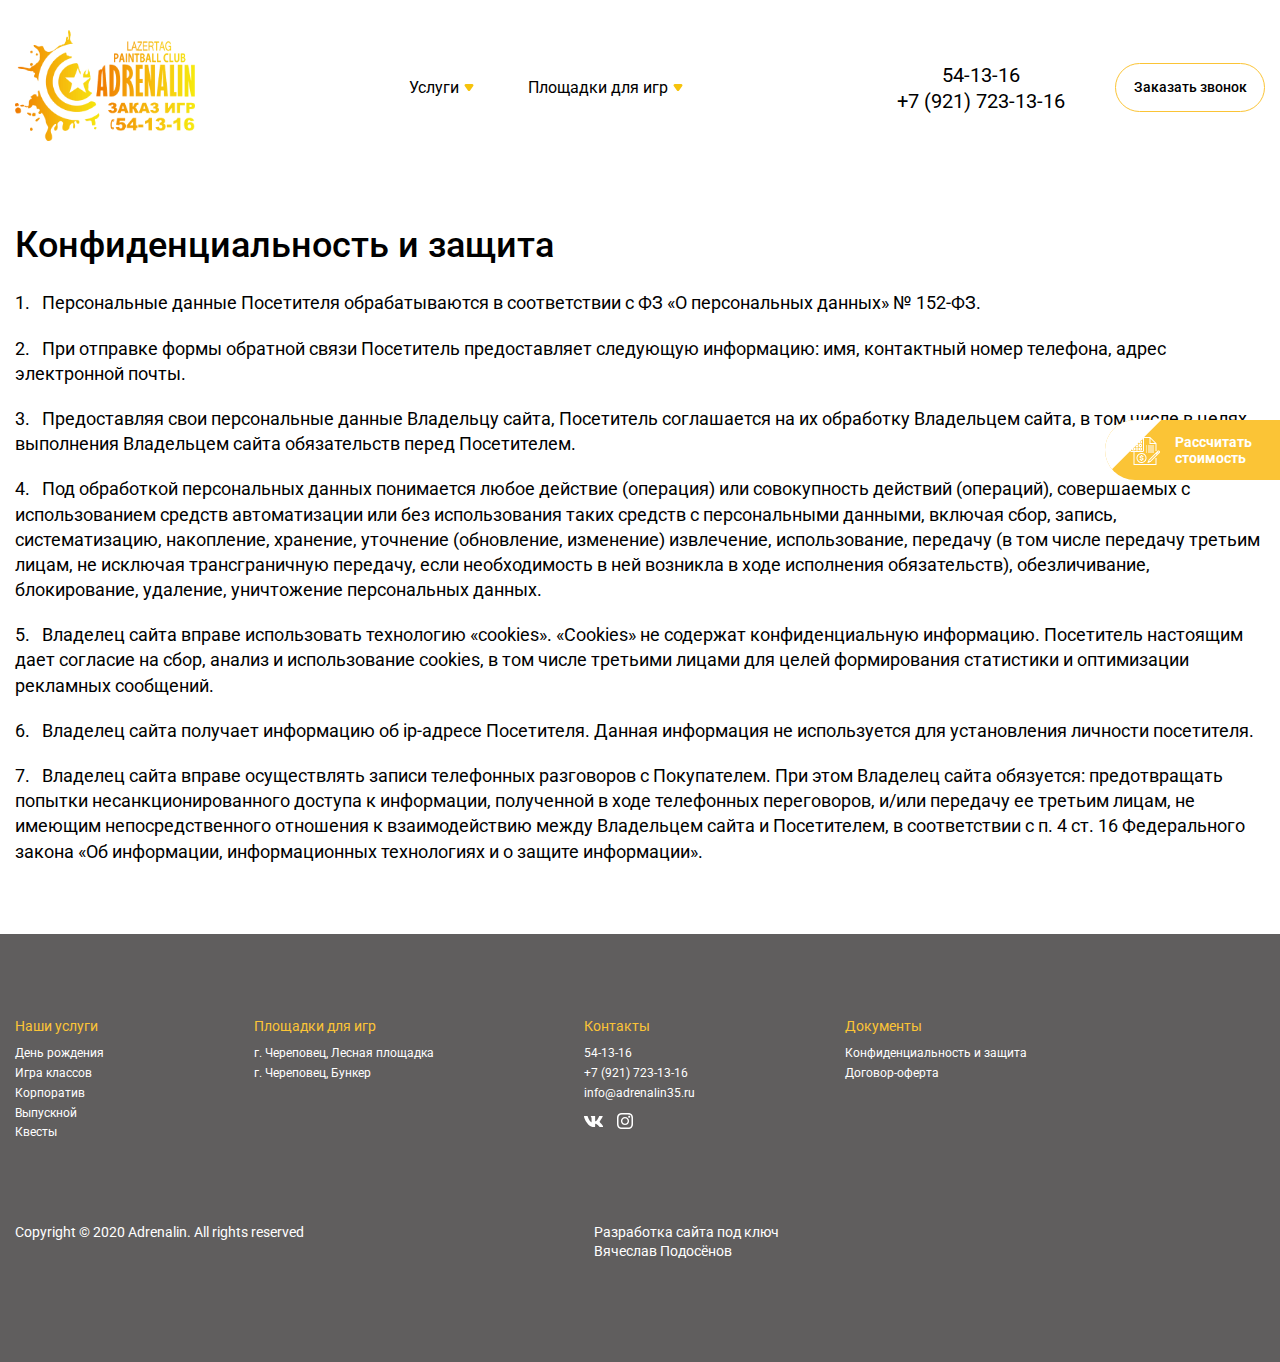
<file: protect.html>
<!DOCTYPE html>
<html lang="ru">

<head>
  <meta charset="UTF-8">
  <meta name="viewport" content="width=device-width, initial-scale=1.0">
  <meta http-equiv="X-UA-Compatible" content="ie=edge">
  <title>Adrenalin — paintball & lazertag club</title>
  <link rel="shortcut icon" href="./favicon.ico" type="image/x-icon">
  <link rel="stylesheet" href="css/style.min.css">
  <link rel="stylesheet" href="css/jquery.formstyler.css">
</head>

<body>
  <div class="overlay" id="overlay"></div>
  <div class="popup main-modal" id="main-modal">
    <div class="popup__close popup-close"></div>
    <div class="main-modal__inner">
      <div class="main-modal__title title3"><span class="yellow">Оставьте заявку</span><br>
        и&nbsp;мы&nbsp;вам перезвоним</div>
      <form class="send-form-mess" action="mailer.php" method="POST">
        <div class="mainform__row">
          <div class="mainform__line">
            <input required class="mainform__field" type="text" id="name5" name="Имя пользователя:">
            <label class="mainform__label" for="name5">Имя</label>
          </div>
          <div class="mainform__line">
            <input required class="mainform__field" type="text" id="phone5" name="Телефон пользователя:">
            <label class="mainform__label" for="phone5">Телефон</label>
          </div>
          <div class="mainform__alert">Нажимая кнопку, я принимаю условия <a href="confidentiality.html">Оферты по
              использованию сайта </a> и&nbsp;согласен с <a href="protect.html">Политикой конфиденциальности</a></div>
          <button class="mainform__btn btn btn-11"><span>Перезвоните мне</span></button>
        </div>
      </form>
    </div>
  </div>
  
  <div class="calc-btn blick-btn popup-btn quiz-play met-btn" data-m-target="Jarlik-sprava" data-popup="quiz">
    <img src="img/calc-btn.png" alt="" class="calc-btn__img">
    <span>
      Рассчитать
      стоимость
    </span>
    <div class="blick-btn__before"></div>
    <div class="blick-btn__after"></div>
  </div>

  <div class="quiz popup" id="quiz">
    <div class="quiz__cost">
      <div class="quiz__cost-text">Ваша скидка</div>
      <div class="quiz__cost-number"><input form="quizForm" class="quiz-discount" name="Размер скидки:" type="text"
                                            value="200" readonly>₽
      </div>
    </div>
    <div class="quiz__close popup__close popup-close"></div>
    <form class="quiz__content form-send" method="post" action="mailer.php" id="quizForm">
      <div class="quiz-item current" data-quiz="1">
        <input type="radio" checked class="dis-none">
        <div class="quiz__title">
          Ответьте на 6 вопросов
          и получите скидку на игру,
          а&nbsp;также индивидуальный расчёт стоимости игры.
        </div>
      </div>
      <div class="quiz-item" data-quiz="2">
        <div class="quiz__title">
          Какой у вас повод для игры?
        </div>
        <div class="quiz-row">
          <div class="quiz-row__info tabs-quiz">
            <div class="quiz__radio tabs-quiz__item current" data-tab="qi1">
              <input id="reason1" name="Тип мероприятия:" type="radio" value="День рождения">
              <label for="reason1">День рождения</label>
            </div>
            <div class="quiz__radio tabs-quiz__item" data-tab="qi2">
              <input id="reason2" name="Тип мероприятия:" type="radio" value="Игра класса/выпускной">
              <label for="reason2">Игра класса/выпускной</label>
            </div>
            <div class="quiz__radio tabs-quiz__item" data-tab="qi3">
              <input id="reason3" name="Тип мероприятия:" type="radio" value="Сборная игра">
              <label for="reason3">Сборная игра</label>
            </div>
            <div class="quiz__radio tabs-quiz__item" data-tab="qi4">
              <input id="reason4" name="Тип мероприятия:" type="radio" value="Корпоратив">
              <label for="reason4">Корпоратив</label>
            </div>
          </div>
          <div class="quiz-tabs">
            <div class="quiz-row__img tabs-inner__item current ibg" id="qi1"
                 style="background-image: url(img/birthday/hero.jpg);"></div>
            <div class="quiz-row__img tabs-inner__item ibg" id="qi2"
                 style="background-image: url(img/game/hero-bg2.jpg);"></div>
            <div class="quiz-row__img tabs-inner__item ibg" id="qi3"
                 style="background-image: url(img/quest/quest-bg.jpg);"></div>
            <div class="quiz-row__img tabs-inner__item ibg" id="qi4"
                 style="background-image: url(img/company/hero.jpg);">
            </div>
          </div>
        </div>
      </div>
      <div class="quiz-item" data-quiz="3">
        <div class="quiz__title">
          Сколько человек планируется?
        </div>
        <div class="quiz-row1">
          <div class="quiz-row1__info">
            <div class="quiz__radio">
              <input id="howmuch1" name="Сколько человек?" type="radio" value="1">
              <label for="howmuch1">1</label>
            </div>
            <div class="quiz__radio">
              <input id="howmuch2" name="Сколько человек?" type="radio" value="до 6">
              <label for="howmuch2">до 6</label>
            </div>
            <div class="quiz__radio">
              <input id="howmuch3" name="Сколько человек?" type="radio" value="6-10">
              <label for="howmuch3">6-10</label>
            </div>
            <div class="quiz__radio">
              <input id="howmuch4" name="Сколько человек?" type="radio" value="10-15">
              <label for="howmuch4">10-15</label>
            </div>
            <div class="quiz__radio any">

              <input id="howmuch5" class="checkform" name="Сколько человек?" type="radio" value="">
              <label for="change_input">
                <input class="quiz-form-text" id="change_input" name="none" type="text"
                       placeholder="Другое">
              </label>
            </div>
          </div>
        </div>
      </div>
      <div class="quiz-item" data-quiz="4">
        <div class="quiz__title">
          Средний возраст участников?
        </div>
        <div class="quiz-row1 quiz-age">
          <div class="quiz-row1__info">
            <div class="quiz__radio">
              <input id="age1" name="Средний возраст участников:" type="radio" value="до 6 лет">
              <label for="age1">до 6 лет</label>
            </div>
            <div class="quiz__radio">
              <input id="age2" name="Средний возраст участников:" type="radio" value="9-11 лет">
              <label for="age2">9-11 лет</label>
            </div>
            <div class="quiz__radio">
              <input id="age3" name="Средний возраст участников:" type="radio" value="15-18 лет">
              <label for="age3">15-18 лет</label>
            </div>
            <div class="quiz__radio">
              <input id="age4" name="Средний возраст участников:" type="radio" value="6 -8 лет">
              <label for="age4">6 -8 лет</label>
            </div>
            <div class="quiz__radio">
              <input id="age5" name="Средний возраст участников:" type="radio" value="12-14 лет">
              <label for="age5">12-14 лет</label>
            </div>
            <div class="quiz__radio">
              <input id="age6" name="Средний возраст участников:" type="radio" value="18+ лет">
              <label for="age6">18+ лет</label>
            </div>
          </div>
        </div>
      </div>
      <div class="quiz-item" data-quiz="5">
        <div class="quiz__title">
          Какую площадку выберете?
        </div>
        <div class="quiz-row2 quiz-platform">
          <div class="quiz-row2__column">
            <input type="radio" name="Площадка:" id="platform1" value="Лесная площадка">
            <label for="platform1">
              <img src="img/quiz/1.png" alt="">
              <span>Лесная площадка</span>
            </label>
          </div>
          <div class="quiz-row2__column">
            <input type="radio" name="Площадка:" id="platform3" value="Бункер">
            <label for="platform3">
              <img src="img/quiz/3.png" alt="">
              <span>Бункер</span>
            </label>
          </div>
          <!-- <div class="quiz-row2__column">
            <input type="radio" name="Площадка:" id="platform2" value="Гоголя, 56 (за ТЦ «Рассвет»)">
            <label for="platform2">
              <img src="img/quiz/2.png" alt="">
              <span>Гоголя, 56 (за ТЦ «Рассвет»)</span>
            </label>
          </div> -->
        </div>
      </div>
      <div class="quiz-item" data-quiz="6">
        <div class="quiz__title">
          Напишите дату и время игры
        </div>
        <div class="quiz-row3 quiz-time">
          <div class="quiz__radio any">
            <input id="data-time" type="radio">
            <label for="change_input2">
              <input id="change_input2" name="Дата проведения:" class="quiz-form-text" type="text"
                     placeholder="Желаемые дата и время игры">
            </label>
          </div>
        </div>
      </div>
      <div class="quiz-item" data-quiz="7">
        <div class="quiz__title">
          Что может понадобиться?
        </div>
        <input type="radio" checked class="dis-none">
        <div class="quiz-end__row">
          <div class="quiz__end-check">
            <input id="check1" name="Гидробол" type="checkbox" value="Есть">
            <label for="check1">Гидробол</label>
          </div>
          <div class="quiz__end-check hgj">
            <input id="check2" name="Полоса препятствий" type="checkbox" value="Есть">
            <label for="check2">Полоса препятствий</label>
          </div>
          <div class="quiz__end-check">
            <input id="check3" name="Ведущая" type="checkbox" value="Есть">
            <label for="check3">Ведущая</label>
          </div>
          <div class="quiz__end-check">
            <input id="check4" name="Пиньята" type="checkbox" value="Есть">
            <label for="check4">Пиньята</label>
          </div>
          <div class="quiz__end-check hgj">
            <input id="check5" name="Сертификат участника" type="checkbox" value="Есть">
            <label for="check5">Сертификат участника</label>
          </div>
          <div class="quiz__end-check">
            <input id="check6" name="Музыка" type="checkbox" value="Есть">
            <label for="check6">Музыка</label>
          </div>
          <div class="quiz__end-check">
            <input id="check7" name="Грим" type="checkbox" value="Есть">
            <label for="check7">Грим</label>
          </div>
          <div class="quiz__end-check hgj">
            <input id="check8" name="Комната отдыха" type="checkbox" value="Есть">
            <label for="check8">Комната отдыха</label>
          </div>
          <div class="quiz__end-check">
            <input id="check9" name="Фрироуп" type="checkbox" value="Есть">
            <label for="check9">Фрироуп</label>
          </div>
          <div class="quiz__end-check">
            <input id="check10" name="Тир" type="checkbox" value="Есть">
            <label for="check10">Тир</label>
          </div>
          <div class="quiz__end-check hgj">
            <input id="check11" name="Пригласительные" type="checkbox" value="Есть">
            <label for="check11">Пригласительные</label>
          </div>
          <div class="quiz__end-check">
            <input id="check12" name="Тимбилдинг" type="checkbox" value="Есть">
            <label for="check12">Тимбилдинг</label>
          </div>
        </div>
      </div>
      <div class="quiz-item" data-quiz="8">
        <div class="quiz__title">
          Оставьте контакты и получите
          расчёт стоимости и скидку
          на&nbsp;игру
        </div>
        <div class="quiz-row4 quiz-contact">
          <div class="quiz__radio any any2">
            <input id="quizName" name="Имя пользователя:" class="quiz-form-text" type="text" required>
            <label for="quizName">Имя</label>
          </div>
          <div class="quiz__radio any any2">
            <input id="quizPhone" name="Телефон:" class="quiz-form-text" type="text" required>
            <label for="quizPhone">Телефон</label>
          </div>
        </div>
        <button type="submit" class="btn quiz-btn-send btn-12"><span>Далее</span></button>
      </div>
    </form>
    <!-- /.quiz__content -->
    <div class="quiz__info">
      <div class="quiz__info-content">
        <button class="quiz__info-prev btn"><span>Назад</span><span class="arr"></span></button>
        <div class="quiz__info-question">Вопрос <span class="quiz__info-start"></span> из <span
                class="quiz__info-end"></span></div>
        <button class="quiz__info-next btn"><span>Далее</span><span class="arr"></span></button>
      </div>
      <div class="quiz__line">
        <div class="quiz__line-complete"></div>
      </div>
    </div>
    <!-- /.quiz__info -->
  </div>
  <!-- /.quiz -->
  
  <div class="main-wrapper">
    <!-- <Шапка сайта> -->
    <header class="header fixed">
      <div class="container">
        <div class="header__inner">
          <a href="index.html" class="header__logo">
            <img src="img/header/logo.png" alt="">
          </a>
          <div class="header-menu">
            <div class="header-menu__close popup-close">
    
            </div>
            <ul class="header__menu">
              <li class="header__list">
                Услуги
                <ul class="header__submenu">
                  <li><a href="birthday.html">День рождения</a></li>
                  <li><a href="lasertag.html">Лазертаг</a></li>
                  <li><a href="game.html">Игра классов</a></li>
                  <li><a href="company.html">Корпоратив</a></li>
                  <li><a href="release.html">Выпускной</a></li>
                  <li><a href="quest.html">Квесты</a></li>
                </ul>
              </li>
              <li class="header__list">
                Площадки для игр
                <ul class="header__submenu">
                  <li><a href="platform1.html">г. Череповец, Лесная площадка</a></li>
                  <li><a href="platform3.html">г. Череповец, Бункер</a></li>
                  <!-- <li><a href="platform2.html">г. Череповец, ул. Гоголя</a></li> -->
                </ul>
              </li>
            </ul>
          </div>
          <div class="header__col">
            <div class="header__phone">
              <a href="tel:+541316">54-13-16</a>
              <a href="tel:+79217231316">+7 (921) 723-13-16</a>
            </div>
            <button class="header__btn btn btn-11 popup-btn met-btn" data-m-target="Zakaz_zvonka_shapka"|  data-popup="main-modal"><span>Заказать звонок</span></button>
          </div>
          <div class="header-burger">
            <span></span>
            <span></span>
            <span></span>
          </div>
        </div>
        <!-- /.header__inner -->
      </div>
      <!-- /.container -->
    </header>
    <!-- </Шапка сайта> -->

    <div class="content-wrapper">
      <section class="contract sect">
        <div class="container">
          <div class="contract__inner">
            <h3 class="contract__title title3">Конфиденциальность и защита</h3>
            <p> <span>1.</span> Персональные данные Посетителя обрабатываются в соответствии
              с ФЗ «О персональных данных» № 152-ФЗ.</p>
            <p><span>2.</span> При отправке формы обратной связи Посетитель предоставляет следующую информацию: имя, контактный номер
              телефона, адрес электронной почты.</p>
            <p><span>3.</span> Предоставляя свои персональные данные Владельцу сайта, Посетитель соглашается на их обработку
              Владельцем
              сайта, в том числе
              в целях выполнения Владельцем сайта обязательств перед Посетителем.</p>
            <p><span>4.</span> Под обработкой персональных данных понимается любое действие (операция) или совокупность действий
              (операций), совершаемых
              с использованием средств автоматизации или без использования таких средств с персональными данными,
              включая
              сбор, запись, систематизацию, накопление, хранение, уточнение (обновление, изменение) извлечение,
              использование, передачу (в том числе передачу третьим лицам, не исключая трансграничную передачу, если
              необходимость в ней возникла в ходе исполнения обязательств), обезличивание, блокирование, удаление,
              уничтожение персональных данных.</p>
            <p><span>5.</span> Владелец сайта вправе использовать технологию «cookies». «Cookies»
              не содержат конфиденциальную информацию. Посетитель настоящим дает согласие на сбор, анализ и
              использование
              cookies, в том числе третьими лицами для целей формирования статистики и оптимизации рекламных сообщений.
            </p>
            <p><span>6.</span> Владелец сайта получает информацию об ip-адресе Посетителя. Данная информация не используется для
              установления личности посетителя.</p>
            <p><span>7.</span> Владелец сайта вправе осуществлять записи телефонных разговоров
              с Покупателем. При этом Владелец сайта обязуется: предотвращать попытки несанкционированного доступа к
              информации, полученной
              в ходе телефонных переговоров, и/или передачу ее третьим лицам,
              не имеющим непосредственного отношения к взаимодействию между Владельцем сайта и Посетителем, в
              соответствии
              с п. 4 ст. 16 Федерального закона «Об информации, информационных технологиях и о защите информации».</p>
          </div>
          <!-- /.contract__inner -->
        </div>
        <!-- /.container -->
      </section>

    </div>
    <!-- /.content-wrapper -->

    <div class="footer-wrapper">
      <!-- <ПОДВАЛ САЙТА> -->
      <footer class="footer">
        <div class="container">
          <div class="footer__inner">
            <div class="footer__column">
              <h5 class="footer__title">Наши услуги</h5>
              <ul class="footer__list">
                <li class="footer__list-item"><a href="birthday.html">День рождения</a></li>
                <li class="footer__list-item"><a href="game.html">Игра классов</a></li>
                <li class="footer__list-item"><a href="company.html">Корпоратив</a></li>
                <li class="footer__list-item"><a href="release.html">Выпускной</a></li>
                <li class="footer__list-item"><a href="quest.html">Квесты</a></li>
              </ul>
            </div>
            <!-- /.footer__column -->
            <div class="footer__column">
              <h5 class="footer__title">Площадки для игр</h5>
              <ul class="footer__list">
                <li class="footer__list-item"><a href="platform1.html">г. Череповец, Лесная площадка</a></li>
                <li class="footer__list-item"><a href="platform3.html">г. Череповец, Бункер</a></li>
                <!-- <li class="footer__list-item"><a href="platform2.html">г. Череповец, ул. Гоголя</a></li> -->
              </ul>
            </div>
            <!-- /.footer__column -->
            <div class="footer__column">
              <h5 class="footer__title">Контакты</h5>
              <ul class="footer__list">
                <li class="footer__list-item"><a href="tel:+541316">54-13-16</a></li>
                <li class="footer__list-item"><a href="tel:+79217231316">+7 (921) 723-13-16</a></li>
                <li class="footer__list-item"><a href="mailto:info@adrenalin35.ru">info@adrenalin35.ru</a></li>
              </ul>
              <div class="footer__list-social">
                <a href="https://vk.com/adrenalinpaintball"  rel="nofollow" target="_blank"><span class="footer__list-social-img ibg"></span></a>
                <a href="https://www.instagram.com/_adrenalin35_/" rel="nofollow" target="_blank"><span class="footer__list-social-img ibg"></span></a>
              </div>
            </div>
            <div class="footer__column">
              <h5 class="footer__title">Документы</h5>
              <ul class="footer__list">
                <li class="footer__list-item"><a href="protect.html">Конфиденциальность и защита</a></li>
                <li class="footer__list-item"><a href="confidentiality.html">Договор-оферта</a></li>
              </ul>
            </div>
            <!-- /.footer__column -->
          </div>
          <!-- /.footer__inner -->
          <div class="footer__info">
            <p class="footer__copy">Copyright © 2020 Adrenalin. All rights reserved</p>
            <a href="https://vk.com/vpodosenov" rel="nofollow" target="_blank" class="development-link"><span>Разработка сайта под ключ <br>Вячеслав Подосёнов</span></a>
          </div>
          <!-- /.footer__info -->
        </div>
        <!-- /.container -->
      </footer>
      <!-- </ПОДВАЛ САЙТА> -->
    </div>
    <!-- /.footer-wrapper -->
  </div>
  <!-- /.main-wrapper -->
  <script src="https://ajax.googleapis.com/ajax/libs/jquery/3.4.1/jquery.min.js"></script>
  <script src="js/custom.js"></script>
  <script src="js/libs.min.js"></script>
  <script src="js/main-min.js"></script>
  
    <!-- Yandex.Metrika counter -->
  
    <script type="text/javascript">
      (function (m, e, t, r, i, k, a) {
        m[i] = m[i] || function () {
          (m[i].a = m[i].a || []).push(arguments)
        };
  
        m[i].l = 1 * new Date();
        k = e.createElement(t), a = e.getElementsByTagName(t)[0], k.async = 1, k.src = r, a.parentNode.insertBefore(k,
          a)
      })
  
      (window, document, "script", "https://mc.yandex.ru/metrika/tag.js", "ym");
  
      ym(57870985, "init", {
  
        clickmap: true,
  
        trackLinks: true,
  
        accurateTrackBounce: true,
  
        webvisor: true
  
      });
    </script>
  
    <noscript>
      <div><img src="https://mc.yandex.ru/watch/57870985" style="position:absolute; left:-9999px;" alt="" /></div>
    </noscript>
  
    <!-- /Yandex.Metrika counter -->
</body>

</html>
</file>
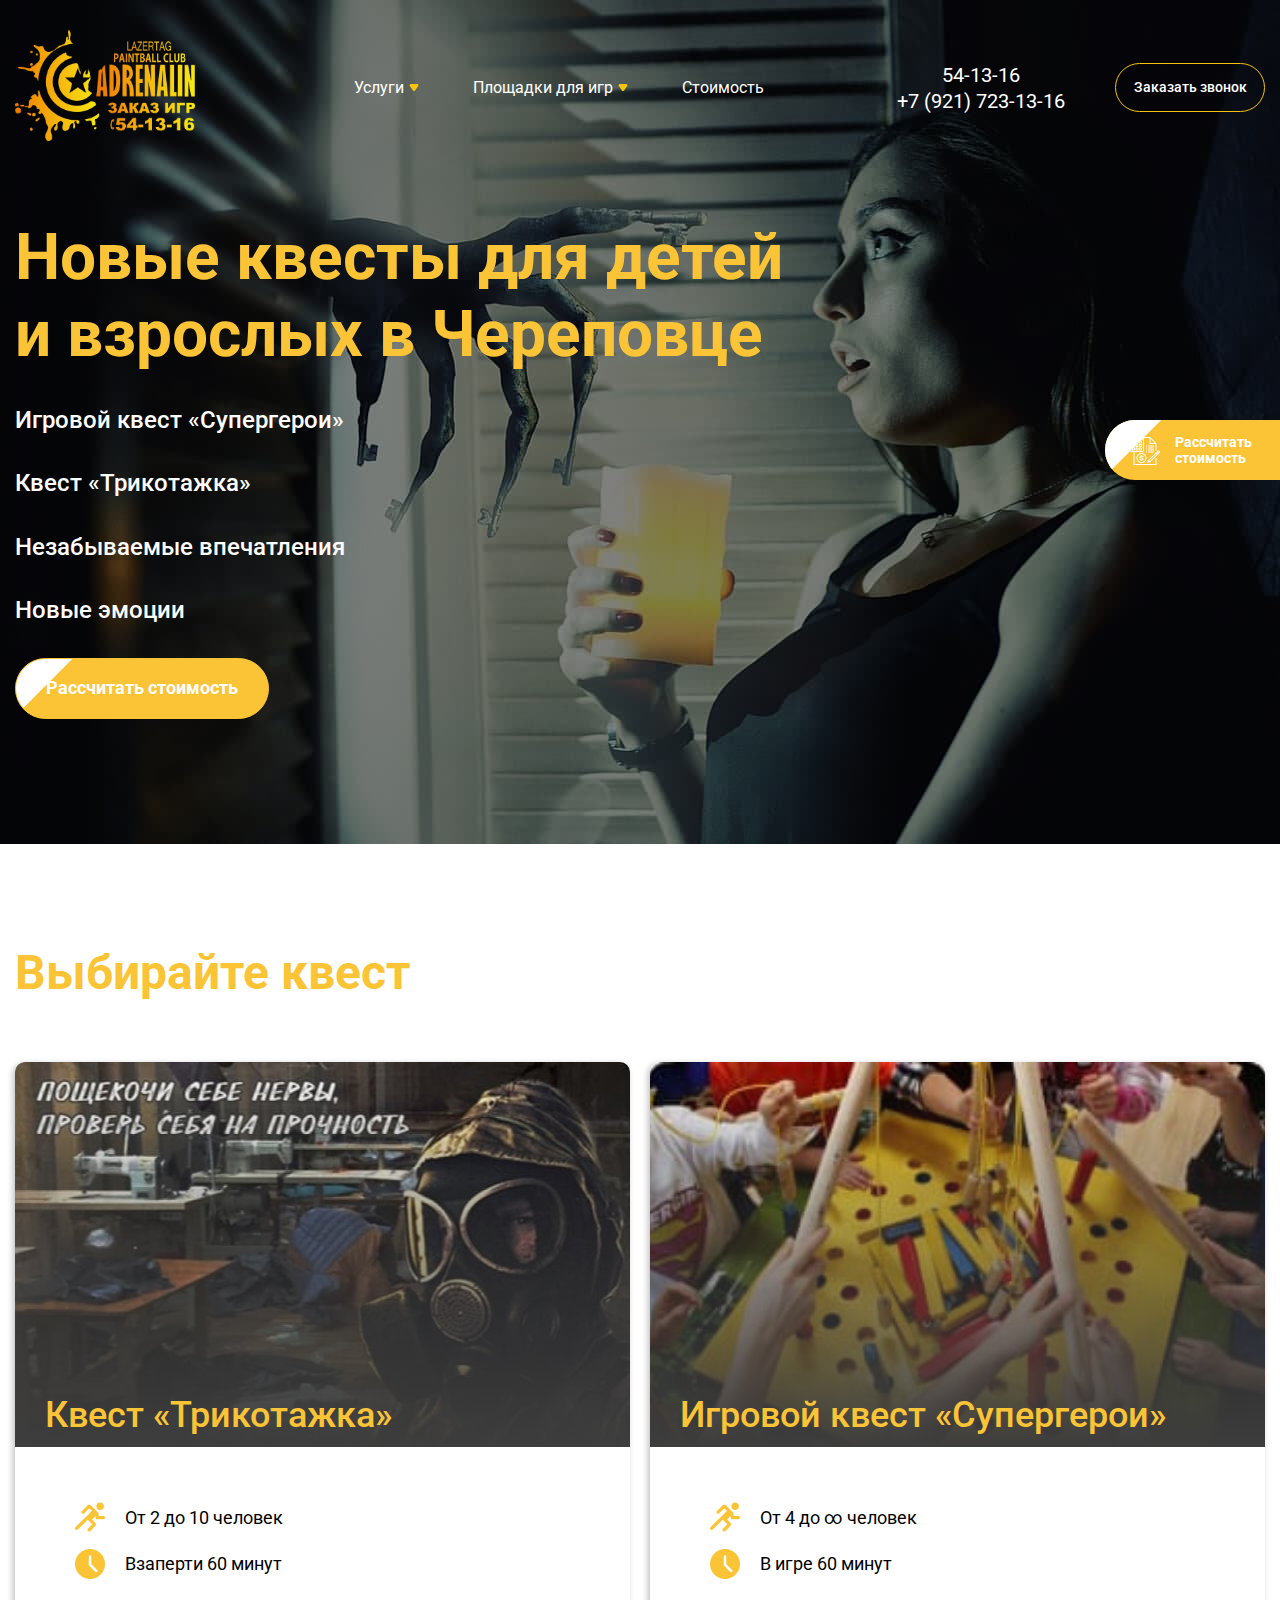
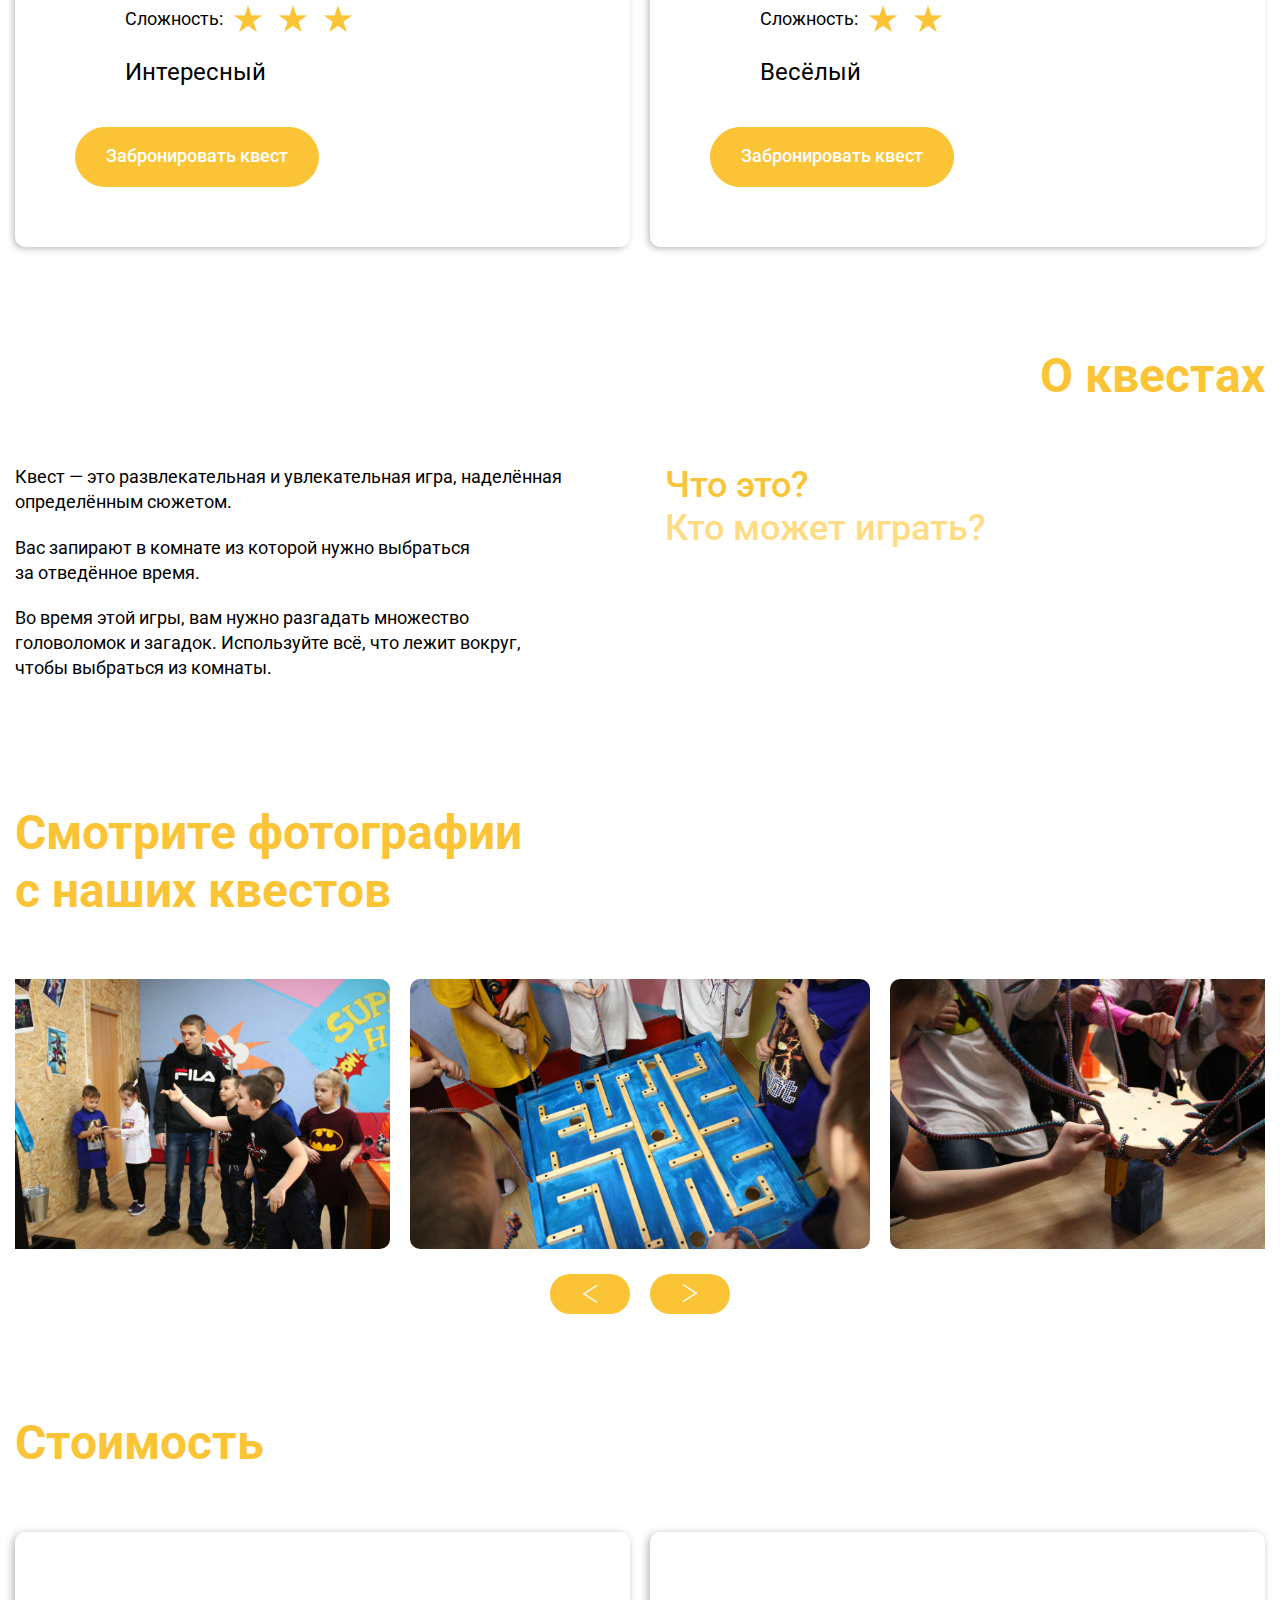
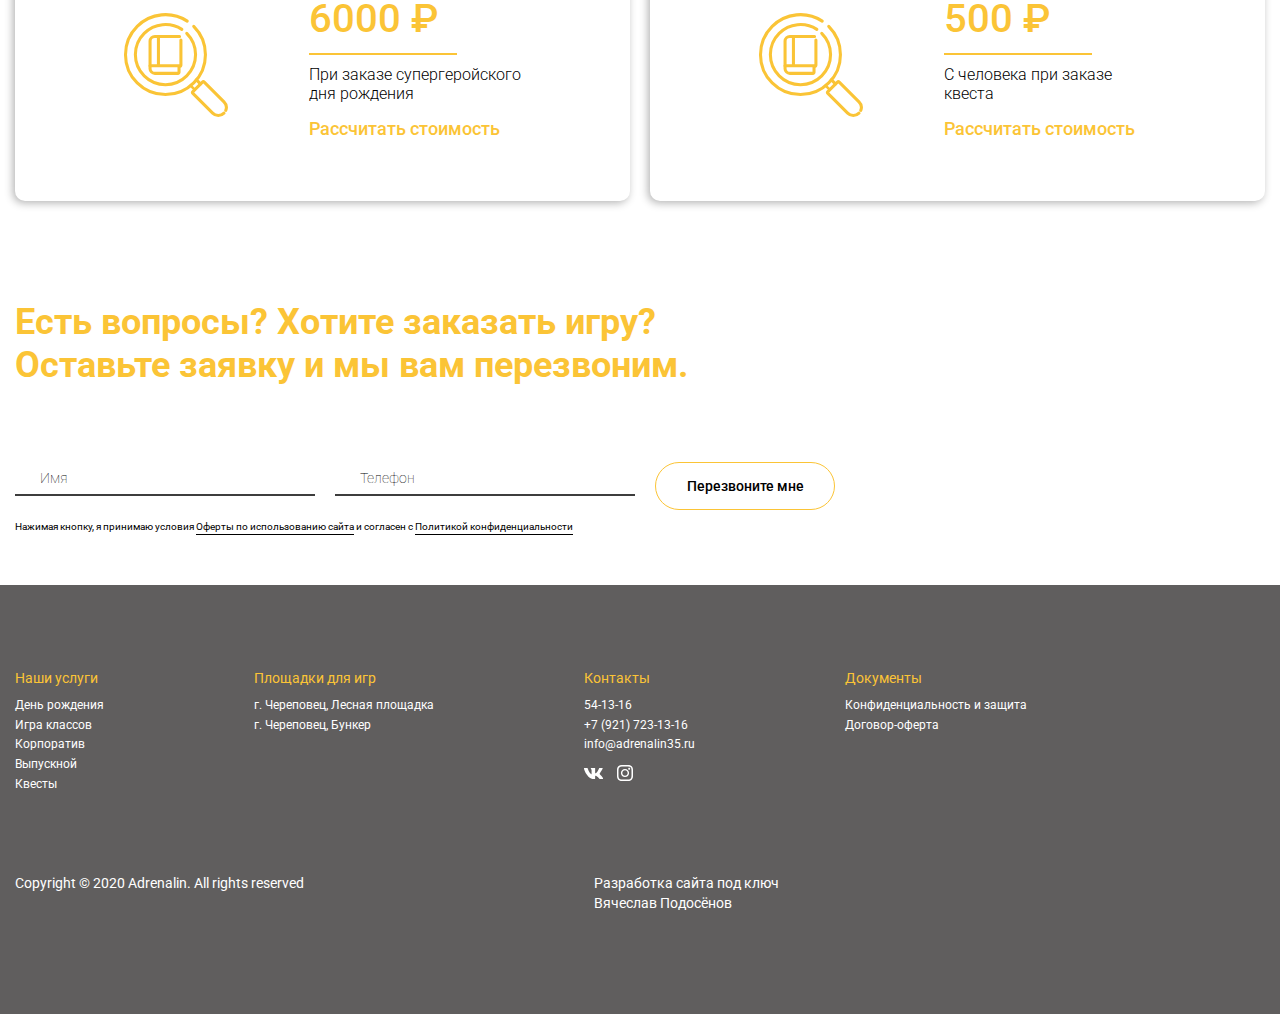
<file: quest.html>
<!DOCTYPE html>
<html lang="ru">

<head>
  <meta charset="UTF-8">
  <meta name="viewport" content="width=device-width, initial-scale=1.0">
  <meta http-equiv="X-UA-Compatible" content="ie=edge">
  <title>Adrenalin — paintball & lazertag club</title>
  <link rel="shortcut icon" href="./favicon.ico" type="image/x-icon">
  <link rel="stylesheet" href="css/style.min.css">
  <link rel="stylesheet" href="css/jquery.formstyler.css">
</head>

<body class="game-of-classes">
  <div class="overlay" id="overlay"></div>
  <div class="popup main-modal" id="main-modal">
    <div class="popup__close popup-close"></div>
    <div class="main-modal__inner">
      <div class="main-modal__title title3"><span class="yellow">Оставьте заявку</span><br>
        и&nbsp;мы&nbsp;вам перезвоним</div>
      <form class="send-form-mess" action="mailer.php" method="POST">
        <div class="mainform__row">
          <div class="mainform__line">
            <input required class="mainform__field" type="text" id="name5" name="Имя пользователя:">
            <label class="mainform__label" for="name5">Имя</label>
          </div>
          <div class="mainform__line">
            <input required class="mainform__field" type="text" id="phone5" name="Телефон пользователя:">
            <label class="mainform__label" for="phone5">Телефон</label>
          </div>
          <div class="mainform__alert">Нажимая кнопку, я принимаю условия <a href="confidentiality.html">Оферты по
              использованию сайта </a> и&nbsp;согласен с <a href="protect.html">Политикой конфиденциальности</a></div>
          <button class="mainform__btn btn btn-11"><span>Перезвоните мне</span></button>
        </div>
      </form>
    </div>
  </div>
  
  <div class="calc-btn blick-btn popup-btn quiz-play met-btn" data-m-target="Jarlik-sprava" data-popup="quiz">
    <img src="img/calc-btn.png" alt="" class="calc-btn__img">
    <span>
      Рассчитать
      стоимость
    </span>
    <div class="blick-btn__before"></div>
    <div class="blick-btn__after"></div>
  </div>

  <div class="quiz popup" id="quiz">
    <div class="quiz__cost">
      <div class="quiz__cost-text">Ваша скидка</div>
      <div class="quiz__cost-number"><input form="quizForm" class="quiz-discount" name="Размер скидки:" type="text"
                                            value="200" readonly>₽
      </div>
    </div>
    <div class="quiz__close popup__close popup-close"></div>
    <form class="quiz__content form-send" method="post" action="mailer.php" id="quizForm">
      <div class="quiz-item current" data-quiz="1">
        <input type="radio" checked class="dis-none">
        <div class="quiz__title">
          Ответьте на 6 вопросов
          и получите скидку на игру,
          а&nbsp;также индивидуальный расчёт стоимости игры.
        </div>
      </div>
      <div class="quiz-item" data-quiz="2">
        <div class="quiz__title">
          Какой у вас повод для игры?
        </div>
        <div class="quiz-row">
          <div class="quiz-row__info tabs-quiz">
            <div class="quiz__radio tabs-quiz__item current" data-tab="qi1">
              <input id="reason1" name="Тип мероприятия:" type="radio" value="День рождения">
              <label for="reason1">День рождения</label>
            </div>
            <div class="quiz__radio tabs-quiz__item" data-tab="qi2">
              <input id="reason2" name="Тип мероприятия:" type="radio" value="Игра класса/выпускной">
              <label for="reason2">Игра класса/выпускной</label>
            </div>
            <div class="quiz__radio tabs-quiz__item" data-tab="qi3">
              <input id="reason3" name="Тип мероприятия:" type="radio" value="Сборная игра">
              <label for="reason3">Сборная игра</label>
            </div>
            <div class="quiz__radio tabs-quiz__item" data-tab="qi4">
              <input id="reason4" name="Тип мероприятия:" type="radio" value="Корпоратив">
              <label for="reason4">Корпоратив</label>
            </div>
          </div>
          <div class="quiz-tabs">
            <div class="quiz-row__img tabs-inner__item current ibg" id="qi1"
                 style="background-image: url(img/birthday/hero.jpg);"></div>
            <div class="quiz-row__img tabs-inner__item ibg" id="qi2"
                 style="background-image: url(img/game/hero-bg2.jpg);"></div>
            <div class="quiz-row__img tabs-inner__item ibg" id="qi3"
                 style="background-image: url(img/quest/quest-bg.jpg);"></div>
            <div class="quiz-row__img tabs-inner__item ibg" id="qi4"
                 style="background-image: url(img/company/hero.jpg);">
            </div>
          </div>
        </div>
      </div>
      <div class="quiz-item" data-quiz="3">
        <div class="quiz__title">
          Сколько человек планируется?
        </div>
        <div class="quiz-row1">
          <div class="quiz-row1__info">
            <div class="quiz__radio">
              <input id="howmuch1" name="Сколько человек?" type="radio" value="1">
              <label for="howmuch1">1</label>
            </div>
            <div class="quiz__radio">
              <input id="howmuch2" name="Сколько человек?" type="radio" value="до 6">
              <label for="howmuch2">до 6</label>
            </div>
            <div class="quiz__radio">
              <input id="howmuch3" name="Сколько человек?" type="radio" value="6-10">
              <label for="howmuch3">6-10</label>
            </div>
            <div class="quiz__radio">
              <input id="howmuch4" name="Сколько человек?" type="radio" value="10-15">
              <label for="howmuch4">10-15</label>
            </div>
            <div class="quiz__radio any">

              <input id="howmuch5" class="checkform" name="Сколько человек?" type="radio" value="">
              <label for="change_input">
                <input class="quiz-form-text" id="change_input" name="none" type="text"
                       placeholder="Другое">
              </label>
            </div>
          </div>
        </div>
      </div>
      <div class="quiz-item" data-quiz="4">
        <div class="quiz__title">
          Средний возраст участников?
        </div>
        <div class="quiz-row1 quiz-age">
          <div class="quiz-row1__info">
            <div class="quiz__radio">
              <input id="age1" name="Средний возраст участников:" type="radio" value="до 6 лет">
              <label for="age1">до 6 лет</label>
            </div>
            <div class="quiz__radio">
              <input id="age2" name="Средний возраст участников:" type="radio" value="9-11 лет">
              <label for="age2">9-11 лет</label>
            </div>
            <div class="quiz__radio">
              <input id="age3" name="Средний возраст участников:" type="radio" value="15-18 лет">
              <label for="age3">15-18 лет</label>
            </div>
            <div class="quiz__radio">
              <input id="age4" name="Средний возраст участников:" type="radio" value="6 -8 лет">
              <label for="age4">6 -8 лет</label>
            </div>
            <div class="quiz__radio">
              <input id="age5" name="Средний возраст участников:" type="radio" value="12-14 лет">
              <label for="age5">12-14 лет</label>
            </div>
            <div class="quiz__radio">
              <input id="age6" name="Средний возраст участников:" type="radio" value="18+ лет">
              <label for="age6">18+ лет</label>
            </div>
          </div>
        </div>
      </div>
      <div class="quiz-item" data-quiz="5">
        <div class="quiz__title">
          Какую площадку выберете?
        </div>
        <div class="quiz-row2 quiz-platform">
          <div class="quiz-row2__column">
            <input type="radio" name="Площадка:" id="platform1" value="Лесная площадка">
            <label for="platform1">
              <img src="img/quiz/1.png" alt="">
              <span>Лесная площадка</span>
            </label>
          </div>
          <div class="quiz-row2__column">
            <input type="radio" name="Площадка:" id="platform3" value="Бункер">
            <label for="platform3">
              <img src="img/quiz/3.png" alt="">
              <span>Бункер</span>
            </label>
          </div>
          <!-- <div class="quiz-row2__column">
            <input type="radio" name="Площадка:" id="platform2" value="Гоголя, 56 (за ТЦ «Рассвет»)">
            <label for="platform2">
              <img src="img/quiz/2.png" alt="">
              <span>Гоголя, 56 (за ТЦ «Рассвет»)</span>
            </label>
          </div> -->
        </div>
      </div>
      <div class="quiz-item" data-quiz="6">
        <div class="quiz__title">
          Напишите дату и время игры
        </div>
        <div class="quiz-row3 quiz-time">
          <div class="quiz__radio any">
            <input id="data-time" type="radio">
            <label for="change_input2">
              <input id="change_input2" name="Дата проведения:" class="quiz-form-text" type="text"
                     placeholder="Желаемые дата и время игры">
            </label>
          </div>
        </div>
      </div>
      <div class="quiz-item" data-quiz="7">
        <div class="quiz__title">
          Что может понадобиться?
        </div>
        <input type="radio" checked class="dis-none">
        <div class="quiz-end__row">
          <div class="quiz__end-check">
            <input id="check1" name="Гидробол" type="checkbox" value="Есть">
            <label for="check1">Гидробол</label>
          </div>
          <div class="quiz__end-check hgj">
            <input id="check2" name="Полоса препятствий" type="checkbox" value="Есть">
            <label for="check2">Полоса препятствий</label>
          </div>
          <div class="quiz__end-check">
            <input id="check3" name="Ведущая" type="checkbox" value="Есть">
            <label for="check3">Ведущая</label>
          </div>
          <div class="quiz__end-check">
            <input id="check4" name="Пиньята" type="checkbox" value="Есть">
            <label for="check4">Пиньята</label>
          </div>
          <div class="quiz__end-check hgj">
            <input id="check5" name="Сертификат участника" type="checkbox" value="Есть">
            <label for="check5">Сертификат участника</label>
          </div>
          <div class="quiz__end-check">
            <input id="check6" name="Музыка" type="checkbox" value="Есть">
            <label for="check6">Музыка</label>
          </div>
          <div class="quiz__end-check">
            <input id="check7" name="Грим" type="checkbox" value="Есть">
            <label for="check7">Грим</label>
          </div>
          <div class="quiz__end-check hgj">
            <input id="check8" name="Комната отдыха" type="checkbox" value="Есть">
            <label for="check8">Комната отдыха</label>
          </div>
          <div class="quiz__end-check">
            <input id="check9" name="Фрироуп" type="checkbox" value="Есть">
            <label for="check9">Фрироуп</label>
          </div>
          <div class="quiz__end-check">
            <input id="check10" name="Тир" type="checkbox" value="Есть">
            <label for="check10">Тир</label>
          </div>
          <div class="quiz__end-check hgj">
            <input id="check11" name="Пригласительные" type="checkbox" value="Есть">
            <label for="check11">Пригласительные</label>
          </div>
          <div class="quiz__end-check">
            <input id="check12" name="Тимбилдинг" type="checkbox" value="Есть">
            <label for="check12">Тимбилдинг</label>
          </div>
        </div>
      </div>
      <div class="quiz-item" data-quiz="8">
        <div class="quiz__title">
          Оставьте контакты и получите
          расчёт стоимости и скидку
          на&nbsp;игру
        </div>
        <div class="quiz-row4 quiz-contact">
          <div class="quiz__radio any any2">
            <input id="quizName" name="Имя пользователя:" class="quiz-form-text" type="text" required>
            <label for="quizName">Имя</label>
          </div>
          <div class="quiz__radio any any2">
            <input id="quizPhone" name="Телефон:" class="quiz-form-text" type="text" required>
            <label for="quizPhone">Телефон</label>
          </div>
        </div>
        <button type="submit" class="btn quiz-btn-send btn-12"><span>Далее</span></button>
      </div>
    </form>
    <!-- /.quiz__content -->
    <div class="quiz__info">
      <div class="quiz__info-content">
        <button class="quiz__info-prev btn"><span>Назад</span><span class="arr"></span></button>
        <div class="quiz__info-question">Вопрос <span class="quiz__info-start"></span> из <span
                class="quiz__info-end"></span></div>
        <button class="quiz__info-next btn"><span>Далее</span><span class="arr"></span></button>
      </div>
      <div class="quiz__line">
        <div class="quiz__line-complete"></div>
      </div>
    </div>
    <!-- /.quiz__info -->
  </div>
  <!-- /.quiz -->




  <!-- <Шапка сайта> -->
  <header class="header fixed white">
    <div class="container">
      <div class="header__inner">
        <a href="index.html" class="header__logo">
          <img src="img/header/logo.png" alt="">
        </a>
        <div class="header-menu">
          <div class="header-menu__close popup-close">
  
          </div>
          <ul class="header__menu">
            <li class="header__list">
              Услуги
              <ul class="header__submenu">
                <li><a href="birthday.html">День рождения</a></li>
                <li><a href="lasertag.html">Лазертаг</a></li>
                <li><a href="game.html">Игра классов</a></li>
                <li><a href="company.html">Корпоратив</a></li>
                <li><a href="release.html">Выпускной</a></li>
                <li><a href="quest.html">Квесты</a></li>
              </ul>
            </li>
            <li class="header__list">
              Площадки для игр
              <ul class="header__submenu">
                <li><a href="platform1.html">г. Череповец, Лесная площадка</a></li>
                <li><a href="platform3.html">г. Череповец, Бункер</a></li>
                <!-- <li><a href="platform2.html">г. Череповец, ул. Гоголя</a></li> -->
              </ul>
            </li>
            <li class="header__cost"><a href="#">Стоимость</a></li>
          </ul>
        </div>
        <div class="header__col">
          <div class="header__phone">
            <a href="tel:+541316">54-13-16</a>
            <a href="tel:+79217231316">+7 (921) 723-13-16</a>
          </div>
          <button class="header__btn btn btn-11 popup-btn met-btn" data-m-target="Zakaz_zvonka_shapka" data-popup="main-modal"><span>Заказать звонок</span></button>
        </div>
        <div class="header-burger">
          <span></span>
          <span></span>
          <span></span>
        </div>
      </div>
      <!-- /.header__inner -->
    </div>
    <!-- /.container -->
  </header>
  <!-- </Шапка сайта> -->

  <!-- <ГЛАВНЫЙ БЛОК ИГРА КЛАССОВ> -->
  <section class="gamemain mainquest ibg" style="background-image: url(img/quest/quest-bg.jpg);">
    <div class="container">
      <div class="gamemain__inner mainquest__inner">
        <h1 class="gamemain__title">Новые квесты для детей
          и взрослых в&nbsp;Череповце</h1>
        <ul class="gamemain__list">
          <li>Игровой квест «Супергерои»</li>
          <li>Квест «Трикотажка»</li>
          <li>Незабываемые впечатления</li>
          <li>Новые эмоции</li>
        </ul>
        <button class="gamemain__btn btn blick-btn popup-btn quiz-play met-btn" data-m-target="quest_glavnaya"  data-popup="quiz">
          <span>Рассчитать
            стоимость</span>
          <span class="blick-btn__before"></span>
          <span class="blick-btn__after"></span></button>
      </div>
      <!-- /.gamemain__inner -->
    </div>
    <!-- /.container -->
  </section>
  <!-- </ГЛАВНЫЙ БЛОК ИГРА КЛАССОВ> -->

  <section class="quest-script sect">
    <div class="container">
      <h2 class="quest-script__title title">Выбирайте квест</h2>
      <div class="quest-script__inner">
        <div class="quest-script__item">
          <div class="quest-script__item-img ibg" style="background-image: url(img/quest/script1.jpg);">
            <div class="quest-script__item-content">
              <h3 class="quest-script__item-title title3">Квест «Трикотажка»</h3>
              <div class="quest-script__item-text">
                <p>Ваша команда попадает на череповецкую швейную фабрику которая хранит в себе множество секретов, ваша
                  задача пока не пришла охрана с обеда за 60 минут разобраться почему фабрика закрылась и 1000 людей
                  осталось без работы и кто в этом виноват.</p>
              </div>
            </div>
          </div>
          <div class="quest-script__item-info">
            <div class="quest-script__item-quantity">От 2 до 10 человек</div>
            <div class="quest-script__item-time">Взаперти 60 минут</div>
            <div class="quest-script__item-complexity">
              <div>Сложность:</div>
              <div class="rating">
                <span class="rating__item"><img src="img/quest/star.png" alt=""></span>
                <span class="rating__item"><img src="img/quest/star.png" alt=""></span>
                <span class="rating__item"><img src="img/quest/star.png" alt=""></span>
              </div>
            </div>
            <div class="quest-script__item-explanation">Интересный</div>
            <button class="quest-script__item-btn btn btn-12 popup-btn met-btn" data-m-target="quest_trikotajka"  data-popup="main-modal"><span>Забронировать
                квест</span></button>
          </div>
        </div>
        <!-- /.quest-script__item -->
        <div class="quest-script__item">
          <div class="quest-script__item-img ibg" style="background-image: url(img/quest/script2.jpg);">
            <div class="quest-script__item-content">
              <h3 class="quest-script__item-title title3">Игровой&nbsp;квест «Супергерои»</h3>
              <div class="quest-script__item-text">
                <p>Мир в опасности, силы зла нарушили равновесия весов «Добра
                  и зла» . Нашим героям предстоит командно пройти множество испытаний и преодолеть особые сложные
                  задания. За каждое правильно выполненное задание команда получает монеты добра. На протяжение всей
                  игры команде необходимо выполнить все задания собрав все монеты добра. По окончанию игры освободив мир
                  от зла, склонив весы в пользу добра команда получает сладкие призы, которые обрушаться на них
                  с неба.
                  Вы уже готовы спасать мир от зла?</p>
              </div>
            </div>
          </div>
          <div class="quest-script__item-info">
            <div class="quest-script__item-quantity">От 4 до &#8734; человек</div>
            <div class="quest-script__item-time">В игре 60 минут</div>
            <div class="quest-script__item-complexity">
              <div>Сложность:</div>
              <div class="rating">
                <span class="rating__item"><img src="img/quest/star.png" alt=""></span>
                <span class="rating__item"><img src="img/quest/star.png" alt=""></span>
              </div>
            </div>
            <div class="quest-script__item-explanation">Весёлый</div>
            <button class="quest-script__item-btn btn btn-12 popup-btn met-btn" data-m-target="quest_superhero"  data-popup="main-modal"><span>Забронировать
                квест</span></button>
          </div>
        </div>
        <!-- /.quest-script__item -->
      </div>
      <!-- /.quest-script__inner -->
    </div>
    <!-- /.container -->
  </section>

  <section class="quest-about sect">
    <div class="container">
      <h2 class="quest-about__title title right">О квестах</h2>
      <div class="quest-about__inner">
        <div class="quest-about__content tabs-content">
          <div class="tabs-content__item current" id="tabs1">
            <p>Квест — это развлекательная и увлекательная игра, наделённая определённым сюжетом.</p>
            <p>Вас запирают в комнате из которой нужно выбраться
              за отведённое время.</p>
            <p>Во время этой игры, вам нужно разгадать множество головоломок и загадок. Используйте всё, что лежит
              вокруг, чтобы выбраться из комнаты.</p>
          </div>
          <div class="tabs-content__item" id="tabs2">
            <p>В игровой квест «Супергерои» могут играть дети от 6 лет. Лучше всего когда игроков, хотя бы 10 человек.
              Так они учатся коммуницировать друг с другом, разгадывать загадки вместе и действовать сообща.</p>
            <p>В квест «Трикотажка» могут играть и взрослые и дети от 9 лет.</p>
          </div>
        </div>
        <!-- /.quest-about__content -->
        <div class="quest-about__name tabs-title">
          <div class="quest-about__name-item tabs-title__item title3 current" data-tab="tabs1">Что это?</div>
          <div class="quest-about__name-item tabs-title__item title3" data-tab="tabs2">Кто может играть?</div>
        </div>
        <!-- /.quest-about__name -->
      </div>
      <!-- /.quest-about__inner -->
    </div>
    <!-- /.container -->
  </section>


  <!-- <ФОТО> -->
  <section class="photo sect">
    <div class="container">
      <h2 class="photo__titile title">Смотрите фотографии
        с&nbsp;наших&nbsp;квестов</h2>
    </div>
    <!-- /.container -->
    <div class="container-big">
      <div class="photo__slider slider-main">
        <div class="photo__item ibg" style="background-image: url(img/quest/1.jpg);"></div>
        <div class="photo__item ibg" style="background-image: url(img/quest/2.jpg);"></div>
        <div class="photo__item ibg" style="background-image: url(img/quest/3.jpg);"></div>
        <div class="photo__item ibg" style="background-image: url(img/quest/4.jpg);"></div>
        <div class="photo__item ibg" style="background-image: url(img/quest/5.jpg);"></div>
      </div>
      <!-- /.photo__slider -->
    </div>
  </section>
  <!-- </ФОТО> -->


  <!-- <ПЛОЩАДКИ> -->
  <!-- <section class="platform sect">
    <div class="container">
      <h2 class="platform__title title right">Где играем</h2>
      <div class="platform__about ibg" style="background-image: url(img/platform/bg.jpg);">
        <div class="platform__about-content">
          <h3 class="platform__about-title title3">Гоголя, 56 (за&nbsp;ТЦ&nbsp;«Рассвет»)</h3>
          <p>Большая площадка на свежем воздухе. Имеет множество укрытий, как естественных, так и созданных нами.
            Интересная площадка станет настоящим испытанием
            для бойца любого возраста.
          </p>
          <div class="platform__nav">
            <a href="platform2.html" class="platform__link btn btn-12"><span>Подробнее</span></a>
            <div class="video">
              <div class="video__click">
                <div class="video__click-body"></div>
              </div>
              <button class="video__btn">Смотреть видео</button>
            </div>
          </div>
        </div>
      </div>
    </div>
  </section> -->
  <!-- </ПЛОЩАДКИ> -->

  <!-- <СТОИМОСТЬ ИГРА КЛАССОВ> -->
  <section class="gamecost sect" id="cost-point">
    <div class="container">
      <h2 class="gamecost__title title">Стоимость</h2>
      <div class="gamecost__inner">
        <div class="gamecost__item cost-item-anim popup-btn quiz-play met-btn" data-m-target="quest_stoimost"  data-popup="quiz">
          <div class="gamecost__img">
            <div class="anim" id="anim4" data-anims="3">
            </div>
          </div>
          <div class="gamecost__info">
            <div class="gamecost__info-price">6000 ₽</div>
            <p class="gamecost__info-text">При&nbsp;заказе супергеройского
              дня&nbsp;рождения</p>
            <span class="slider-game__btn">Рассчитать стоимость</span>
          </div>
        </div>
        <!-- /.gamecost__item -->
        <div class="gamecost__item cost-item-anim popup-btn quiz-play met-btn" data-m-target="quest_stoimost"  data-popup="quiz">
          <div class="gamecost__img">
            <div class="anim" id="anim5" data-anims="4">
            </div>
          </div>
          <div class="gamecost__info">
            <div class="gamecost__info-price">500 ₽</div>
            <p class="gamecost__info-text">С человека при заказе
              квеста</p>
            <span class="slider-game__btn">Рассчитать стоимость</span>
          </div>
        </div>
        <!-- /.gamecost__item -->
      </div>
      <!-- /.gamecost__inner -->
    </div>
    <!-- /.container -->
  </section>
  <!-- </СТОИМОСТЬ ИГРА КЛАССОВ> -->


  <!-- <ФОРМА ОБРАТНОЙ СВЯЗИ> -->
  <section class="mainform sect">
    <div class="container">
      <div class="mainform__inner">
        <h2 class="mainform__title title3 yellow">Есть вопросы? Хотите&nbsp;заказать&nbsp;игру?
          Оставьте заявку и мы вам перезвоним.</h2>
        <form action="mailer.php" method="POST" class="send-form-mess2">
          <div class="mainform__row">
            <div class="mainform__line">
              <input required class="mainform__field" type="text" id="name" name="Имя пользователя:">
              <label class="mainform__label" for="name">Имя</label>
            </div>
            <div class="mainform__line">
              <input required class="mainform__field" type="text" id="phone" name="Телефон пользователя:">
              <label class="mainform__label" for="phone">Телефон</label>
            </div>
            <button class="mainform__btn btn btn-11"><span>Перезвоните мне</span></button>
          </div>
        </form>
        <div class="mainform__alert">Нажимая кнопку, я принимаю условия <a href="confidentiality.html">Оферты по
            использованию сайта </a> и
          согласен с <a href="protect.html">Политикой конфиденциальности</a></div>
      </div>
      <!-- /.mainform__inner -->
    </div>
    <!-- /.container -->
  </section>
  <!-- </ФОРМА ОБРАТНОЙ СВЯЗИ> -->


  <!-- <ПОДВАЛ САЙТА> -->
  <footer class="footer">
    <div class="container">
      <div class="footer__inner">
        <div class="footer__column">
          <h5 class="footer__title">Наши услуги</h5>
          <ul class="footer__list">
            <li class="footer__list-item"><a href="birthday.html">День рождения</a></li>
            <li class="footer__list-item"><a href="game.html">Игра классов</a></li>
            <li class="footer__list-item"><a href="company.html">Корпоратив</a></li>
            <li class="footer__list-item"><a href="release.html">Выпускной</a></li>
            <li class="footer__list-item"><a href="quest.html">Квесты</a></li>
          </ul>
        </div>
        <!-- /.footer__column -->
        <div class="footer__column">
          <h5 class="footer__title">Площадки для игр</h5>
          <ul class="footer__list">
            <li class="footer__list-item"><a href="platform1.html">г. Череповец, Лесная площадка</a></li>
            <li class="footer__list-item"><a href="platform3.html">г. Череповец, Бункер</a></li>
            <!-- <li class="footer__list-item"><a href="platform2.html">г. Череповец, ул. Гоголя</a></li> -->
          </ul>
        </div>
        <!-- /.footer__column -->
        <div class="footer__column">
          <h5 class="footer__title">Контакты</h5>
          <ul class="footer__list">
            <li class="footer__list-item"><a href="tel:+541316">54-13-16</a></li>
            <li class="footer__list-item"><a href="tel:+79217231316">+7 (921) 723-13-16</a></li>
            <li class="footer__list-item"><a href="mailto:info@adrenalin35.ru">info@adrenalin35.ru</a></li>
          </ul>
          <div class="footer__list-social">
            <a href="https://vk.com/adrenalinpaintball" rel="nofollow" target="_blank"><span class="footer__list-social-img ibg"></span></a>
            <a href="https://www.instagram.com/_adrenalin35_/" rel="nofollow" target="_blank"><span class="footer__list-social-img ibg"></span></a>
          </div>
        </div>
        <div class="footer__column">
          <h5 class="footer__title">Документы</h5>
          <ul class="footer__list">
            <li class="footer__list-item"><a href="protect.html">Конфиденциальность и защита</a></li>
            <li class="footer__list-item"><a href="confidentiality.html">Договор-оферта</a></li>
          </ul>
        </div>
        <!-- /.footer__column -->
      </div>
      <!-- /.footer__inner -->
      <div class="footer__info">
        <p class="footer__copy">Copyright © 2020 Adrenalin. All rights reserved</p>
        <a href="https://vk.com/vpodosenov" rel="nofollow" target="_blank" class="development-link"><span>Разработка сайта под ключ <br>Вячеслав Подосёнов</span></a>
      </div>
      <!-- /.footer__info -->
    </div>
    <!-- /.container -->
  </footer>
  <!-- </ПОДВАЛ САЙТА> -->
  <script src="https://ajax.googleapis.com/ajax/libs/jquery/3.4.1/jquery.min.js"></script>
  <script src="js/custom.js"></script>
  <script src="js/libs.min.js"></script>
  <script src="js/main-min.js"></script>
  
    <!-- Yandex.Metrika counter -->
  
    <script type="text/javascript">
      (function (m, e, t, r, i, k, a) {
        m[i] = m[i] || function () {
          (m[i].a = m[i].a || []).push(arguments)
        };
  
        m[i].l = 1 * new Date();
        k = e.createElement(t), a = e.getElementsByTagName(t)[0], k.async = 1, k.src = r, a.parentNode.insertBefore(k,
          a)
      })
  
      (window, document, "script", "https://mc.yandex.ru/metrika/tag.js", "ym");
  
      ym(57870985, "init", {
  
        clickmap: true,
  
        trackLinks: true,
  
        accurateTrackBounce: true,
  
        webvisor: true
  
      });
    </script>
  
    <noscript>
      <div><img src="https://mc.yandex.ru/watch/57870985" style="position:absolute; left:-9999px;" alt="" /></div>
    </noscript>
  
    <!-- /Yandex.Metrika counter -->
</body>

</html>
</file>
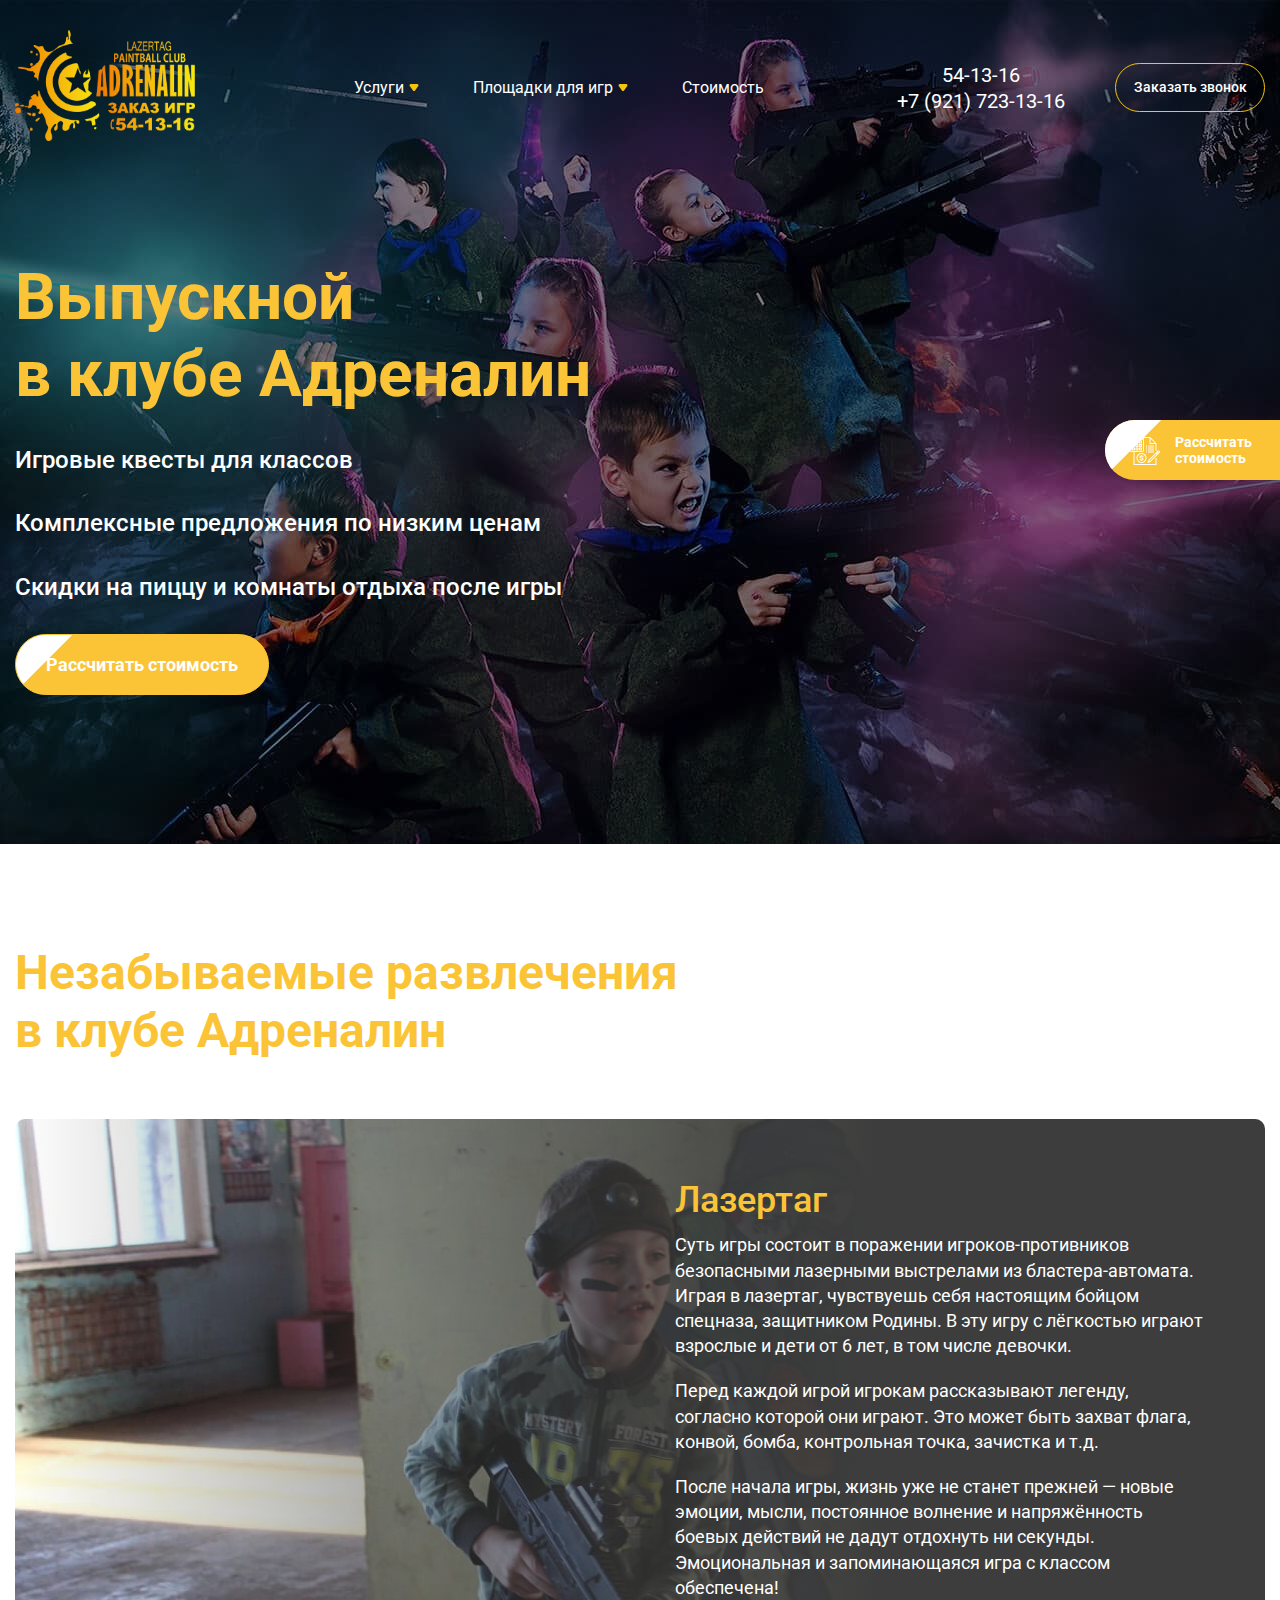
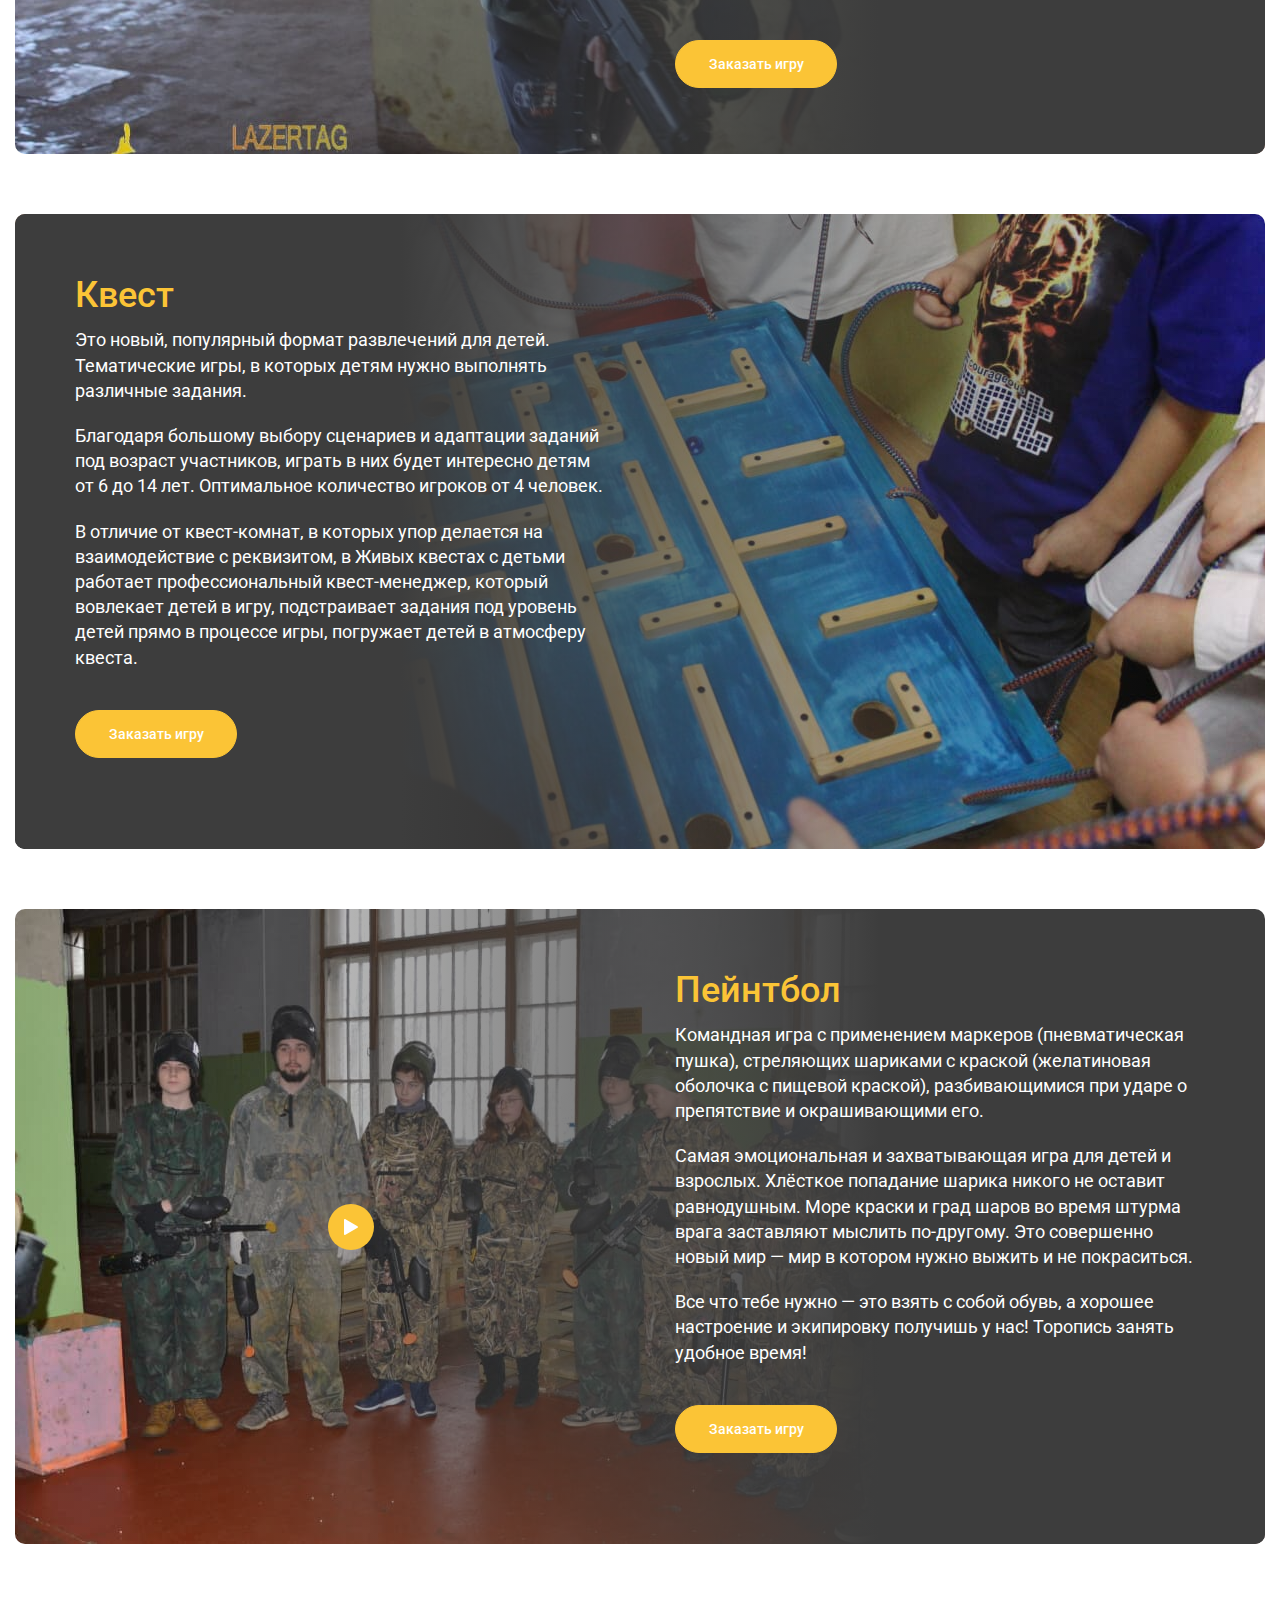
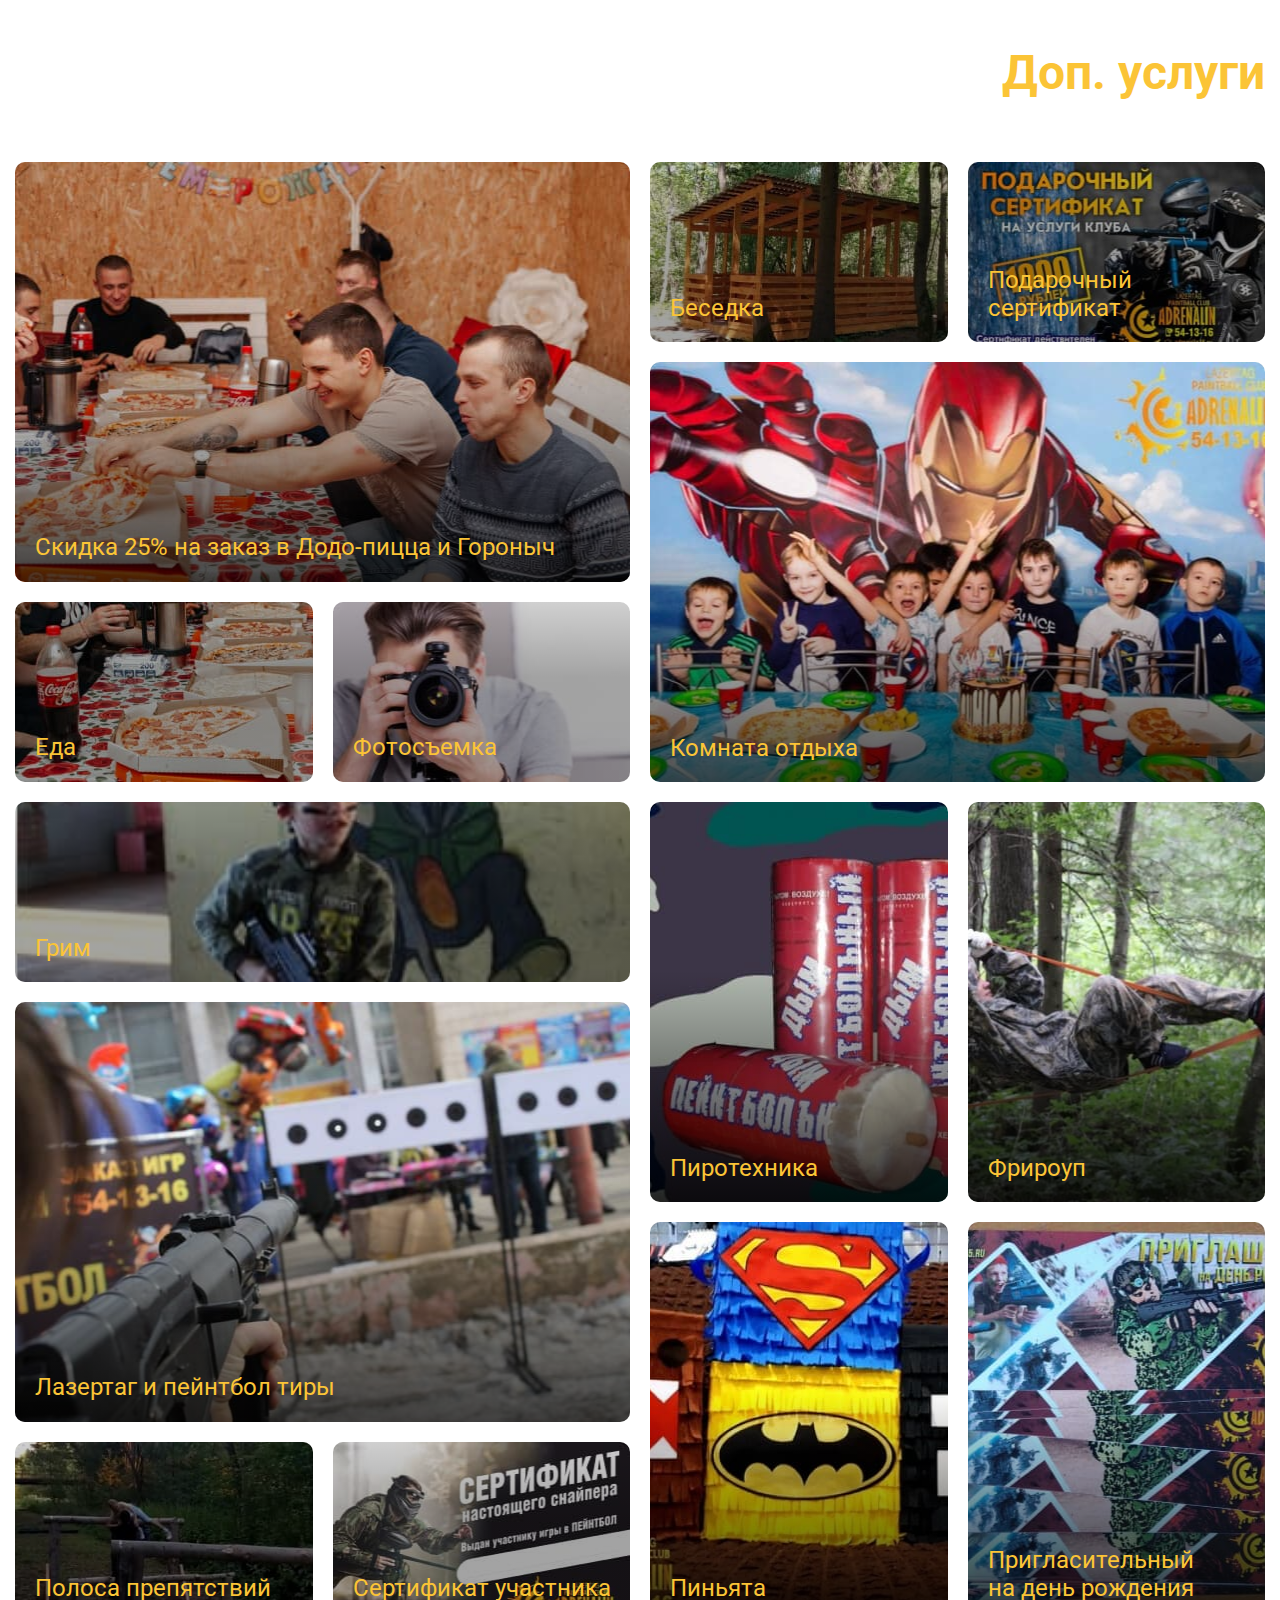
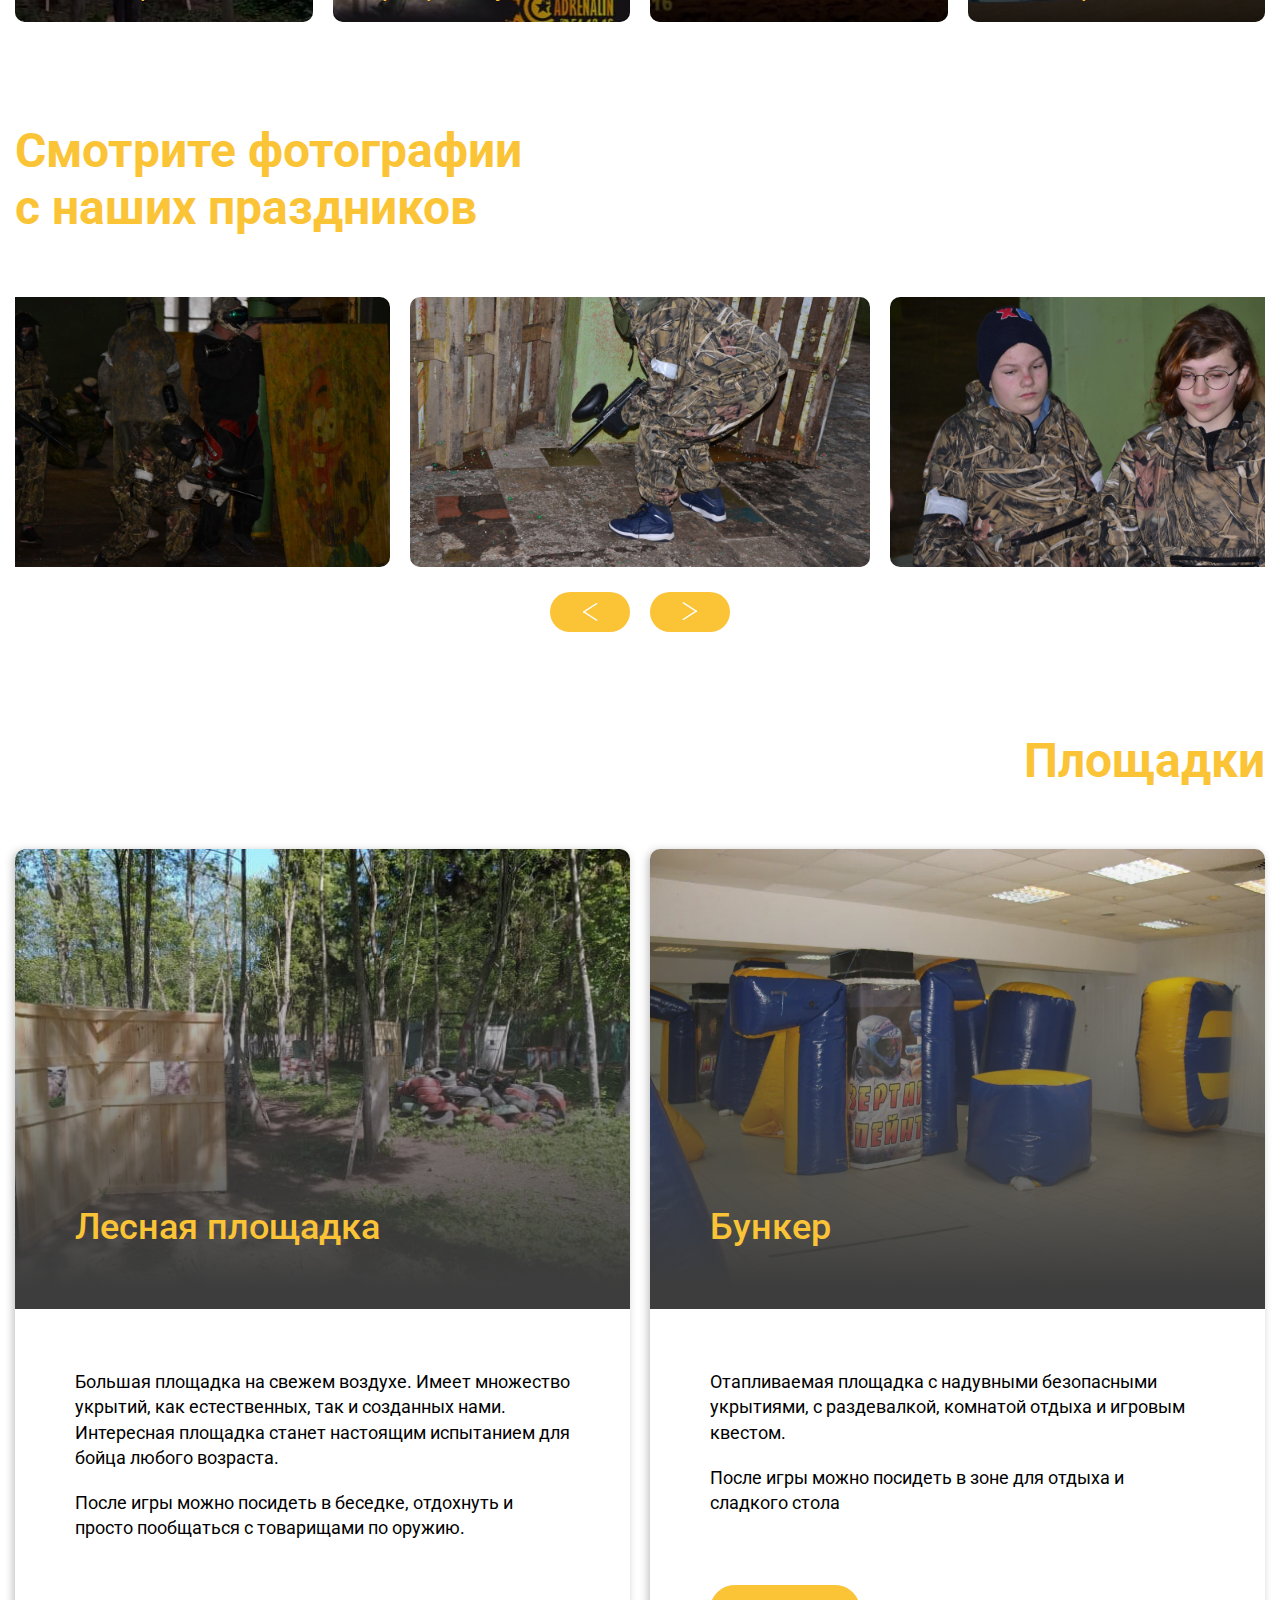
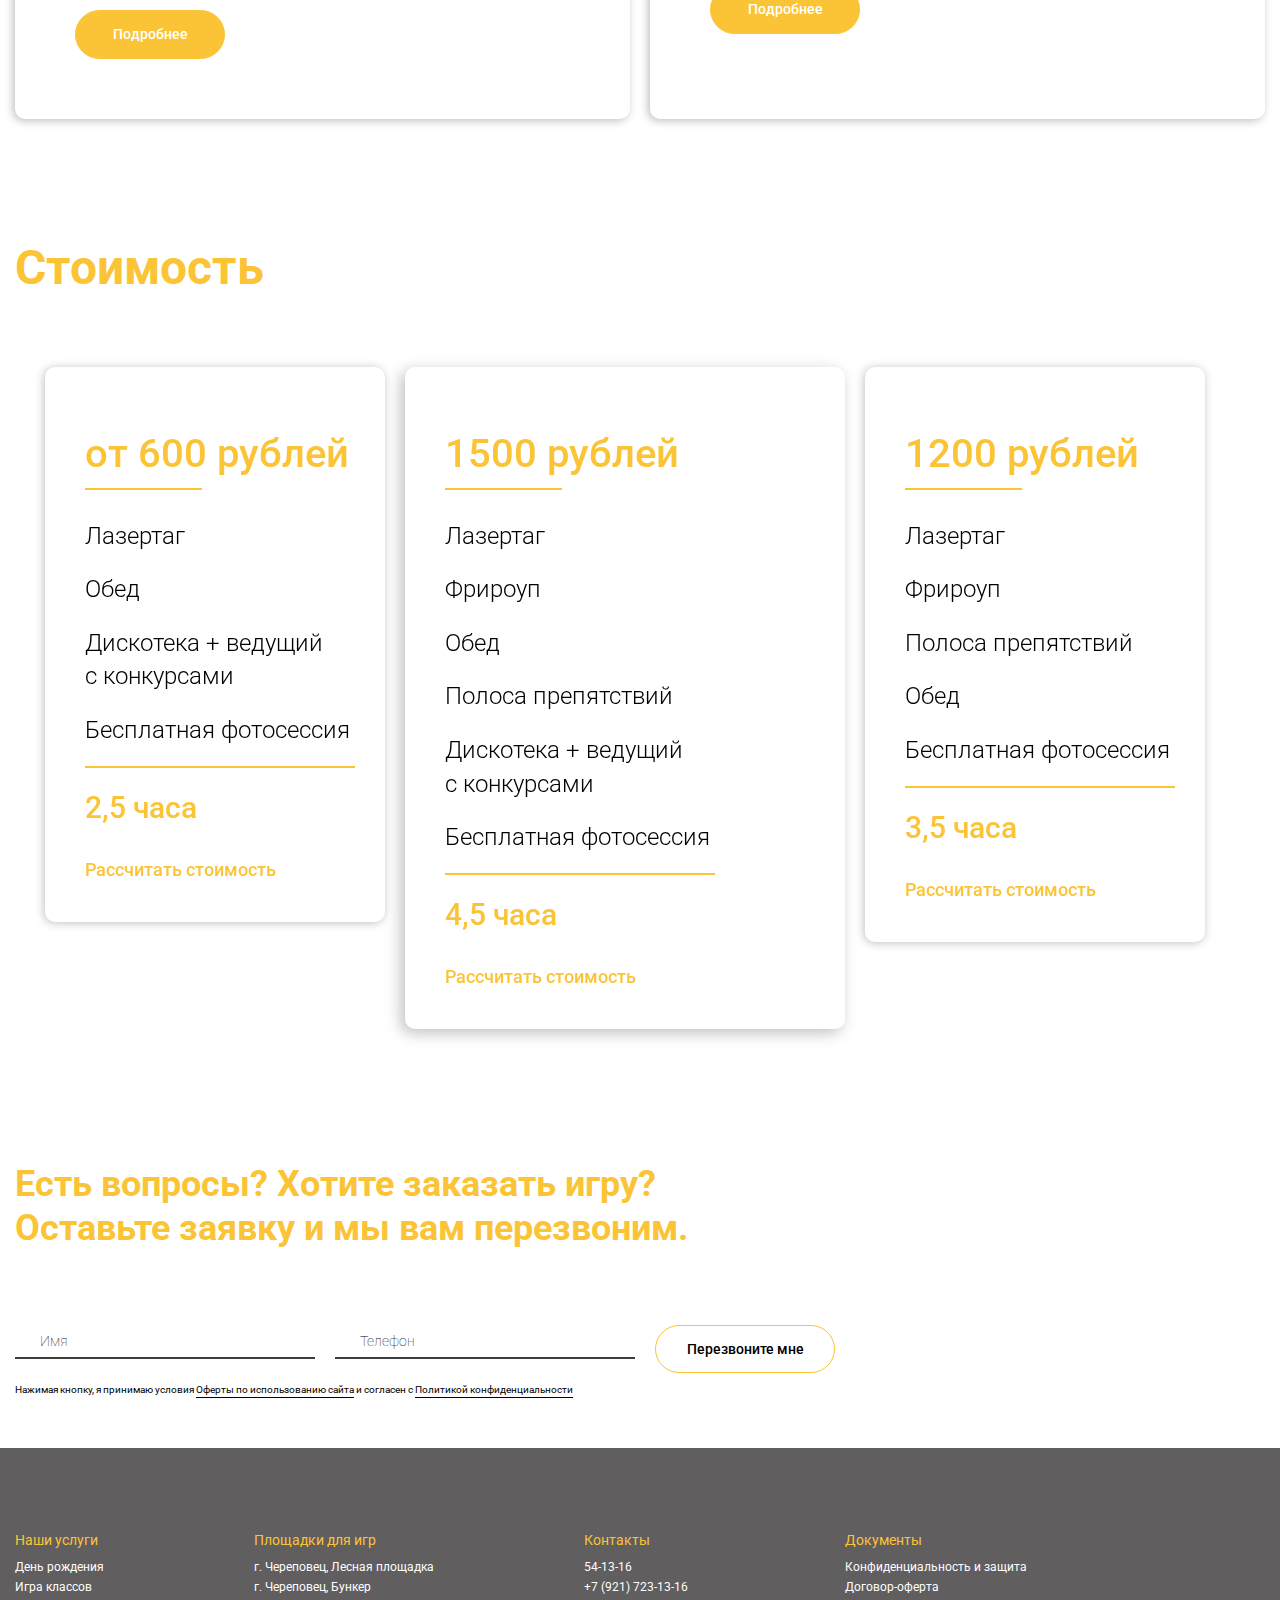
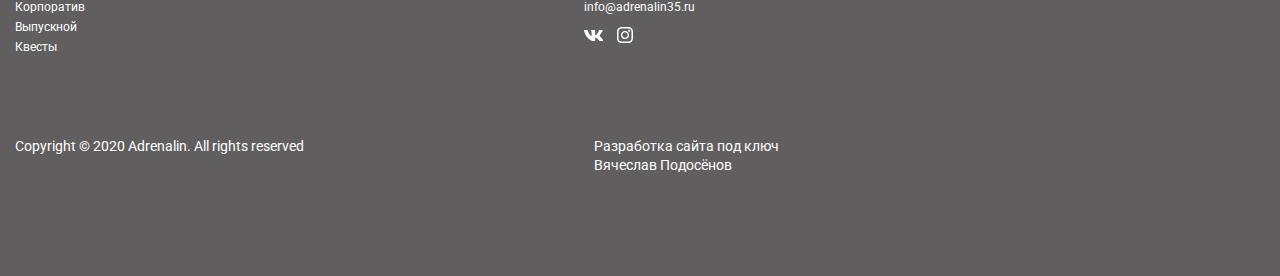
<file: release.html>
<!DOCTYPE html>
<html lang="ru">

<head>
  <meta charset="UTF-8">
  <meta name="viewport" content="width=device-width, initial-scale=1.0">
  <meta http-equiv="X-UA-Compatible" content="ie=edge">
  <title>Adrenalin — paintball & lazertag club</title>
  <link rel="shortcut icon" href="./favicon.ico" type="image/x-icon">
  <link rel="stylesheet" href="css/style.min.css">
  <link rel="stylesheet" href="css/jquery.formstyler.css">
</head>

<body class="game-of-classes">
  <div class="overlay" id="overlay"></div>
  <div class="popup main-modal" id="main-modal">
    <div class="popup__close popup-close"></div>
    <div class="main-modal__inner">
      <div class="main-modal__title title3"><span class="yellow">Оставьте заявку</span><br>
        и&nbsp;мы&nbsp;вам перезвоним</div>
      <form class="send-form-mess" action="mailer.php" method="POST">
        <div class="mainform__row">
          <div class="mainform__line">
            <input required class="mainform__field" type="text" id="name5" name="Имя пользователя:">
            <label class="mainform__label" for="name5">Имя</label>
          </div>
          <div class="mainform__line">
            <input required class="mainform__field" type="text" id="phone5" name="Телефон пользователя:">
            <label class="mainform__label" for="phone5">Телефон</label>
          </div>
          <div class="mainform__alert">Нажимая кнопку, я принимаю условия <a href="confidentiality.html">Оферты по
              использованию сайта </a> и&nbsp;согласен с <a href="protect.html">Политикой конфиденциальности</a></div>
          <button class="mainform__btn btn btn-11"><span>Перезвоните мне</span></button>
        </div>
      </form>
    </div>
  </div>
  
  <div class="calc-btn blick-btn popup-btn quiz-play met-btn" data-m-target="Jarlik-sprava" data-popup="quiz">
    <img src="img/calc-btn.png" alt="" class="calc-btn__img">
    <span>
      Рассчитать
      стоимость
    </span>
    <div class="blick-btn__before"></div>
    <div class="blick-btn__after"></div>
  </div>

  <div class="quiz popup" id="quiz">
    <div class="quiz__cost">
      <div class="quiz__cost-text">Ваша скидка</div>
      <div class="quiz__cost-number"><input form="quizForm" class="quiz-discount" name="Размер скидки:" type="text"
                                            value="200" readonly>₽
      </div>
    </div>
    <div class="quiz__close popup__close popup-close"></div>
    <form class="quiz__content form-send" method="post" action="mailer.php" id="quizForm">
      <div class="quiz-item current" data-quiz="1">
        <input type="radio" checked class="dis-none">
        <div class="quiz__title">
          Ответьте на 6 вопросов
          и получите скидку на игру,
          а&nbsp;также индивидуальный расчёт стоимости игры.
        </div>
      </div>
      <div class="quiz-item" data-quiz="2">
        <div class="quiz__title">
          Какой у вас повод для игры?
        </div>
        <div class="quiz-row">
          <div class="quiz-row__info tabs-quiz">
            <div class="quiz__radio tabs-quiz__item current" data-tab="qi1">
              <input id="reason1" name="Тип мероприятия:" type="radio" value="День рождения">
              <label for="reason1">День рождения</label>
            </div>
            <div class="quiz__radio tabs-quiz__item" data-tab="qi2">
              <input id="reason2" name="Тип мероприятия:" type="radio" value="Игра класса/выпускной">
              <label for="reason2">Игра класса/выпускной</label>
            </div>
            <div class="quiz__radio tabs-quiz__item" data-tab="qi3">
              <input id="reason3" name="Тип мероприятия:" type="radio" value="Сборная игра">
              <label for="reason3">Сборная игра</label>
            </div>
            <div class="quiz__radio tabs-quiz__item" data-tab="qi4">
              <input id="reason4" name="Тип мероприятия:" type="radio" value="Корпоратив">
              <label for="reason4">Корпоратив</label>
            </div>
          </div>
          <div class="quiz-tabs">
            <div class="quiz-row__img tabs-inner__item current ibg" id="qi1"
                 style="background-image: url(img/birthday/hero.jpg);"></div>
            <div class="quiz-row__img tabs-inner__item ibg" id="qi2"
                 style="background-image: url(img/game/hero-bg2.jpg);"></div>
            <div class="quiz-row__img tabs-inner__item ibg" id="qi3"
                 style="background-image: url(img/quest/quest-bg.jpg);"></div>
            <div class="quiz-row__img tabs-inner__item ibg" id="qi4"
                 style="background-image: url(img/company/hero.jpg);">
            </div>
          </div>
        </div>
      </div>
      <div class="quiz-item" data-quiz="3">
        <div class="quiz__title">
          Сколько человек планируется?
        </div>
        <div class="quiz-row1">
          <div class="quiz-row1__info">
            <div class="quiz__radio">
              <input id="howmuch1" name="Сколько человек?" type="radio" value="1">
              <label for="howmuch1">1</label>
            </div>
            <div class="quiz__radio">
              <input id="howmuch2" name="Сколько человек?" type="radio" value="до 6">
              <label for="howmuch2">до 6</label>
            </div>
            <div class="quiz__radio">
              <input id="howmuch3" name="Сколько человек?" type="radio" value="6-10">
              <label for="howmuch3">6-10</label>
            </div>
            <div class="quiz__radio">
              <input id="howmuch4" name="Сколько человек?" type="radio" value="10-15">
              <label for="howmuch4">10-15</label>
            </div>
            <div class="quiz__radio any">

              <input id="howmuch5" class="checkform" name="Сколько человек?" type="radio" value="">
              <label for="change_input">
                <input class="quiz-form-text" id="change_input" name="none" type="text"
                       placeholder="Другое">
              </label>
            </div>
          </div>
        </div>
      </div>
      <div class="quiz-item" data-quiz="4">
        <div class="quiz__title">
          Средний возраст участников?
        </div>
        <div class="quiz-row1 quiz-age">
          <div class="quiz-row1__info">
            <div class="quiz__radio">
              <input id="age1" name="Средний возраст участников:" type="radio" value="до 6 лет">
              <label for="age1">до 6 лет</label>
            </div>
            <div class="quiz__radio">
              <input id="age2" name="Средний возраст участников:" type="radio" value="9-11 лет">
              <label for="age2">9-11 лет</label>
            </div>
            <div class="quiz__radio">
              <input id="age3" name="Средний возраст участников:" type="radio" value="15-18 лет">
              <label for="age3">15-18 лет</label>
            </div>
            <div class="quiz__radio">
              <input id="age4" name="Средний возраст участников:" type="radio" value="6 -8 лет">
              <label for="age4">6 -8 лет</label>
            </div>
            <div class="quiz__radio">
              <input id="age5" name="Средний возраст участников:" type="radio" value="12-14 лет">
              <label for="age5">12-14 лет</label>
            </div>
            <div class="quiz__radio">
              <input id="age6" name="Средний возраст участников:" type="radio" value="18+ лет">
              <label for="age6">18+ лет</label>
            </div>
          </div>
        </div>
      </div>
      <div class="quiz-item" data-quiz="5">
        <div class="quiz__title">
          Какую площадку выберете?
        </div>
        <div class="quiz-row2 quiz-platform">
          <div class="quiz-row2__column">
            <input type="radio" name="Площадка:" id="platform1" value="Лесная площадка">
            <label for="platform1">
              <img src="img/quiz/1.png" alt="">
              <span>Лесная площадка</span>
            </label>
          </div>
          <div class="quiz-row2__column">
            <input type="radio" name="Площадка:" id="platform3" value="Бункер">
            <label for="platform3">
              <img src="img/quiz/3.png" alt="">
              <span>Бункер</span>
            </label>
          </div>
          <!-- <div class="quiz-row2__column">
            <input type="radio" name="Площадка:" id="platform2" value="Гоголя, 56 (за ТЦ «Рассвет»)">
            <label for="platform2">
              <img src="img/quiz/2.png" alt="">
              <span>Гоголя, 56 (за ТЦ «Рассвет»)</span>
            </label>
          </div> -->
        </div>
      </div>
      <div class="quiz-item" data-quiz="6">
        <div class="quiz__title">
          Напишите дату и время игры
        </div>
        <div class="quiz-row3 quiz-time">
          <div class="quiz__radio any">
            <input id="data-time" type="radio">
            <label for="change_input2">
              <input id="change_input2" name="Дата проведения:" class="quiz-form-text" type="text"
                     placeholder="Желаемые дата и время игры">
            </label>
          </div>
        </div>
      </div>
      <div class="quiz-item" data-quiz="7">
        <div class="quiz__title">
          Что может понадобиться?
        </div>
        <input type="radio" checked class="dis-none">
        <div class="quiz-end__row">
          <div class="quiz__end-check">
            <input id="check1" name="Гидробол" type="checkbox" value="Есть">
            <label for="check1">Гидробол</label>
          </div>
          <div class="quiz__end-check hgj">
            <input id="check2" name="Полоса препятствий" type="checkbox" value="Есть">
            <label for="check2">Полоса препятствий</label>
          </div>
          <div class="quiz__end-check">
            <input id="check3" name="Ведущая" type="checkbox" value="Есть">
            <label for="check3">Ведущая</label>
          </div>
          <div class="quiz__end-check">
            <input id="check4" name="Пиньята" type="checkbox" value="Есть">
            <label for="check4">Пиньята</label>
          </div>
          <div class="quiz__end-check hgj">
            <input id="check5" name="Сертификат участника" type="checkbox" value="Есть">
            <label for="check5">Сертификат участника</label>
          </div>
          <div class="quiz__end-check">
            <input id="check6" name="Музыка" type="checkbox" value="Есть">
            <label for="check6">Музыка</label>
          </div>
          <div class="quiz__end-check">
            <input id="check7" name="Грим" type="checkbox" value="Есть">
            <label for="check7">Грим</label>
          </div>
          <div class="quiz__end-check hgj">
            <input id="check8" name="Комната отдыха" type="checkbox" value="Есть">
            <label for="check8">Комната отдыха</label>
          </div>
          <div class="quiz__end-check">
            <input id="check9" name="Фрироуп" type="checkbox" value="Есть">
            <label for="check9">Фрироуп</label>
          </div>
          <div class="quiz__end-check">
            <input id="check10" name="Тир" type="checkbox" value="Есть">
            <label for="check10">Тир</label>
          </div>
          <div class="quiz__end-check hgj">
            <input id="check11" name="Пригласительные" type="checkbox" value="Есть">
            <label for="check11">Пригласительные</label>
          </div>
          <div class="quiz__end-check">
            <input id="check12" name="Тимбилдинг" type="checkbox" value="Есть">
            <label for="check12">Тимбилдинг</label>
          </div>
        </div>
      </div>
      <div class="quiz-item" data-quiz="8">
        <div class="quiz__title">
          Оставьте контакты и получите
          расчёт стоимости и скидку
          на&nbsp;игру
        </div>
        <div class="quiz-row4 quiz-contact">
          <div class="quiz__radio any any2">
            <input id="quizName" name="Имя пользователя:" class="quiz-form-text" type="text" required>
            <label for="quizName">Имя</label>
          </div>
          <div class="quiz__radio any any2">
            <input id="quizPhone" name="Телефон:" class="quiz-form-text" type="text" required>
            <label for="quizPhone">Телефон</label>
          </div>
        </div>
        <button type="submit" class="btn quiz-btn-send btn-12"><span>Далее</span></button>
      </div>
    </form>
    <!-- /.quiz__content -->
    <div class="quiz__info">
      <div class="quiz__info-content">
        <button class="quiz__info-prev btn"><span>Назад</span><span class="arr"></span></button>
        <div class="quiz__info-question">Вопрос <span class="quiz__info-start"></span> из <span
                class="quiz__info-end"></span></div>
        <button class="quiz__info-next btn"><span>Далее</span><span class="arr"></span></button>
      </div>
      <div class="quiz__line">
        <div class="quiz__line-complete"></div>
      </div>
    </div>
    <!-- /.quiz__info -->
  </div>
  <!-- /.quiz -->




  <!-- <Шапка сайта> -->
  <header class="header fixed white">
    <div class="container">
      <div class="header__inner">
        <a href="index.html" class="header__logo">
          <img src="img/header/logo.png" alt="">
        </a>
        <div class="header-menu">
          <div class="header-menu__close popup-close">
  
          </div>
          <ul class="header__menu">
            <li class="header__list">
              Услуги
              <ul class="header__submenu">
                <li><a href="birthday.html">День рождения</a></li>
                <li><a href="lasertag.html">Лазертаг</a></li>
                <li><a href="game.html">Игра классов</a></li>
                <li><a href="company.html">Корпоратив</a></li>
                <li><a href="release.html">Выпускной</a></li>
                <li><a href="quest.html">Квесты</a></li>
              </ul>
            </li>
            <li class="header__list">
              Площадки для игр
              <ul class="header__submenu">
                <li><a href="platform1.html">г. Череповец, Лесная площадка</a></li>
                <li><a href="platform3.html">г. Череповец, Бункер</a></li>
                <!-- <li><a href="platform2.html">г. Череповец, ул. Гоголя</a></li> -->
              </ul>
            </li>
            <li class="header__cost"><a href="#">Стоимость</a></li>
          </ul>
        </div>
        <div class="header__col">
          <div class="header__phone">
            <a href="tel:+541316">54-13-16</a>
            <a href="tel:+79217231316">+7 (921) 723-13-16</a>
          </div>
          <button class="header__btn btn btn-11 popup-btn met-btn" data-m-target="Zakaz_zvonka_shapka" data-popup="main-modal"><span>Заказать звонок</span></button>
        </div>
        <div class="header-burger">
          <span></span>
          <span></span>
          <span></span>
        </div>
      </div>
      <!-- /.header__inner -->
    </div>
    <!-- /.container -->
  </header>
  <!-- </Шапка сайта> -->

  <!-- <ГЛАВНЫЙ БЛОК ИГРА КЛАССОВ> -->
  <section class="gamemain ibg" style="background-image: url(img/game/hero-bg2.jpg);">
    <div class="container">
      <div class="gamemain__inner">
        <h1 class="gamemain__title">Выпускной 
          в&nbsp;клубе Адреналин</h1>
        <ul class="gamemain__list">
          <li>Игровые квесты для классов</li>
          <li>Комплексные предложения по низким ценам</li>
          <li>Скидки на пиццу и комнаты отдыха после игры</li>
        </ul>
        <button class="gamemain__btn btn blick-btn popup-btn quiz-play met-btn" data-m-target="vipusk_glavnaya"  data-popup="quiz">
          <span>Рассчитать стоимость</span>
          <span class="blick-btn__before"></span>
          <span class="blick-btn__after"></span>
        </button>
      </div>
      <!-- /.gamemain__inner -->
    </div>
    <!-- /.container -->
  </section>
  <!-- </ГЛАВНЫЙ БЛОК ИГРА КЛАССОВ> -->


  <!-- <НЕЗАБЫВАЕМЫЕ РАЗВЛЕЧЕНИЯ> -->
  <section class="game-about sect">
    <div class="container">
      <h2 class="game-about__title title">Незабываемые развлечения в&nbsp;клубе Адреналин</h2>
      <div class="game-about__row ibg" style="background-image: url(img/release/enter1.jpg);">
        <div class="game-about__row-inner">
          <h3 class="game-about__row-title title3">Лазертаг</h3>
          <div class="game-about__row-text">
            <p>Суть игры состоит в поражении игроков-противников безопасными лазерными выстрелами из бластера-автомата.
              Играя в лазертаг, чувствуешь себя настоящим бойцом спецназа, защитником Родины. В эту игру с лёгкостью
              играют взрослые и дети от 6 лет, в том числе девочки.</p>
            <p class="mobile-none">Перед каждой игрой игрокам рассказывают легенду, согласно которой они играют. Это может быть захват
              флага, конвой, бомба, контрольная точка, зачистка и т.д.</p>
            <p class="mobile-none">После начала игры, жизнь уже не станет прежней — новые эмоции, мысли, постоянное волнение и напряжённость
              боевых действий не дадут отдохнуть ни секунды. Эмоциональная и запоминающаяся игра с классом
              обеспечена!</p>
          </div>
          <button class="game-about__row-btn btn btn-12 popup-btn met-btn" data-m-target="vipusk_lazertag"  data-popup="main-modal"><span>Заказать игру</span></button>
        </div>
        <!-- /.game-about__row-inner -->
      </div>
      <!-- /.game-about__row -->
      <div class="game-about__row ibg" style="background-image: url(img/release/enter2.jpg);">
        <div class="game-about__row-inner">
          <h3 class="game-about__row-title title3">Квест</h3>
          <div class="game-about__row-text">
            <p>Это новый, популярный формат развлечений для детей. Тематические игры, в которых детям нужно выполнять
              различные задания.</p>
            <p>Благодаря большому выбору сценариев и адаптации заданий под возраст участников, играть в них будет
              интересно детям от 6 до 14 лет. Оптимальное количество игроков от 4 человек.</p>
            <p class="mobile-none">В отличие от квест-комнат, в которых упор делается
              на взаимодействие с реквизитом, в Живых квестах
              с детьми работает профессиональный квест-менеджер, который вовлекает детей в игру, подстраивает задания
              под уровень детей прямо в процессе игры, погружает детей в атмосферу квеста.</p>
          </div>
          <button class="game-about__row-btn btn btn-12 popup-btn met-btn" data-m-target="vipusk_quest"  data-popup="main-modal"><span>Заказать игру</span></button>
        </div>
        <!-- /.game-about__row-inner -->
      </div>
      <!-- /.game-about__row -->
      <div class="game-about__row ibg" style="background-image: url(img/release/enter3.jpg);">
        <a href="https://youtu.be/U-1WOclIHNc" rel="nofollow" target="_blank" class="video">
          <div class="video__click">
            <div class="video__click-body"></div>
          </div>
          <button class="video__btn">Смотреть видео</button>
        </a>
        <div class="game-about__row-inner">
          <h3 class="game-about__row-title title3">Пейнтбол</h3>
          <div class="game-about__row-text">
            <p>Командная игра с применением маркеров (пневматическая пушка), стреляющих шариками с краской (желатиновая оболочка с пищевой краской), разбивающимися при ударе 
              о препятствие и окрашивающими его.</p>
            <p class="mobile-none">Самая эмоциональная и захватывающая игра для детей 
              и взрослых. Хлёсткое попадание шарика никого не оставит равнодушным. Море краски и град шаров во время штурма врага заставляют мыслить по-другому. Это совершенно новый мир — мир в котором нужно выжить и не покраситься.</p>
            <p> Все что тебе нужно — это взять с собой обувь, а хорошее настроение и экипировку получишь у нас! Торопись занять удобное время!</p>
          </div>
          <button class="game-about__row-btn btn btn-12 popup-btn met-btn" data-m-target="vipusk_paintball"  data-popup="main-modal"><span>Заказать игру</span></button>
        </div>
        <!-- /.game-about__row-inner -->
      </div>
      <!-- /.game-about__row -->
    </div>
    <!-- /.container -->
  </section>
  <!-- </НЕЗАБЫВАЕМЫЕ РАЗВЛЕЧЕНИЯ> -->

    <!-- <ДОПОЛНИТЕЛЬНЫЕ УСЛУГИ> -->
  <div class="services-add sect">
    <div class="container">
      <h2 class="services-add__title title">Доп. услуги</h2>
      <div class="services-add__row row row-top">
        <div class="row__left">
          <div class="column-big ibg" style="background-image: url(img/servicesadd/1.jpg);">
            <div class="services-add__item">
              <h4 class="services-add__item-title">Скидка 25% на заказ в Додо-пицца и Гороныч</h4>
              <p class="services-add__item-text">У нас вы можете заказать еду и напитки в Додо-пицца
                или Горыныч со скидкой в 25%.</p>
            </div>
            <!-- /.services-add__item -->
          </div>
          <!-- /.column-big -->
          <div class="column-little ibg" style="background-image: url(img/servicesadd/2.jpg);">
            <div class="services-add__item">
              <h4 class="services-add__item-title">Еда</h4>
              <p class="services-add__item-text">Вы можете принести угощения с&nbsp;собой или доверить это нам</p>
            </div>
            <!-- /.services-add__item -->
          </div>
          <!-- /.column-little -->
          <div class="column-little ibg" style="background-image: url(img/servicesadd/3.jpg);">
            <div class="services-add__item">
              <h4 class="services-add__item-title">Фотосъемка</h4>
              <p class="services-add__item-text">На каждой игре проводится бесплатная фотосъёмка</p>
            </div>
            <!-- /.services-add__item -->
          </div>
          <!-- /.column-little -->
        </div>
        <!-- /.row__left -->
        <div class="row__right">
          <div class="column-little ibg" style="background-image: url(img/servicesadd/4.jpg);">
            <div class="services-add__item">
              <h4 class="services-add__item-title">Беседка</h4>
              <p class="services-add__item-text">На полигоне есть беседка, где
                можно отдохнуть, пообщаться и&nbsp;поесть шашлыки</p>
            </div>
            <!-- /.services-add__item -->
          </div>
          <!-- /.column-little -->
          <div class="column-little ibg" style="background-image: url(img/servicesadd/5.jpg);">
            <div class="services-add__item">
              <h4 class="services-add__item-title">Подарочный сертификат</h4>
              <p class="services-add__item-text">У нас вы можете приобрести
                подарочные сертификаты на любую сумму</p>
            </div>
            <!-- /.services-add__item -->
          </div>
          <!-- /.column-little -->
          <div class="column-big ibg" style="background-image: url(img/servicesadd/6.jpg);">
            <div class="services-add__item">
              <h4 class="services-add__item-title">Комната отдыха</h4>
              <p class="services-add__item-text">У нас есть специально оборудованные комнаты отдыха, где после войны можно отдохнуть, перевести дух и продолжить отмечать праздник со своими товарищами по оружию</p>
            </div>
            <!-- /.services-add__item -->
          </div>
          <!-- /.column-big -->
        </div>
        <!-- /.row__right -->
      </div>
      <!-- /.services-add__row -->
      <div class="services-add__row row">
        <div class="row__left">
          <div class="column-little ibg" style="background-image: url(img/servicesadd/7.jpg); width: 100%">
            <div class="services-add__item">
              <h4 class="services-add__item-title">Грим</h4>
              <p class="services-add__item-text">Мы можем сделать
                для вас специальную боевую раскраску</p>
            </div>
            <!-- /.services-add__item -->
          </div>
          <!-- /.column-little -->
          <!--            <div class="column-little ibg" style="background-image: url(img/servicesadd/8.jpg);">-->
          <!--              <div class="services-add__item">-->
          <!--                <h4 class="services-add__item-title">Гидробол</h4>-->
          <!--                <p class="services-add__item-text">Это активная командная игра, в которой для поражения противника используется оружие, заряженное шариками из гидрогеля.</p>-->
          <!--              </div>-->
          <!--              &lt;!&ndash; /.services-add__item &ndash;&gt;-->
          <!--            </div>-->
          <!-- /.column-little -->
          <div class="column-big ibg" style="background-image: url(img/servicesadd/9.jpg);">
            <div class="services-add__item">
              <h4 class="services-add__item-title">Лазертаг и пейнтбол тиры</h4>
              <p class="services-add__item-text">Устанавливаем специальные тиры для стрельбы по ним
                из оружия, предназначенного для лазертага или пейнтбола</p>
            </div>
            <!-- /.services-add__item -->
          </div>
          <!-- /.column-big -->
          <div class="column-little ibg" style="background-image: url(img/servicesadd/10.jpg);">
            <div class="services-add__item">
              <h4 class="services-add__item-title">Полоса препятствий</h4>
              <p class="services-add__item-text">Полоса местности, оборудованная различными препятствиями и инженерными сооружениями.</p>
            </div>
            <!-- /.services-add__item -->
          </div>
          <!-- /.column-little -->
          <div class="column-little ibg" style="background-image: url(img/servicesadd/11.jpg);">
            <div class="services-add__item">
              <h4 class="services-add__item-title">Сертификат участника</h4>
              <p class="services-add__item-text">У нас вы можете приобрести
                сертификаты участника для&nbsp;всех ваших гостей</p>
            </div>
            <!-- /.services-add__item -->
          </div>
          <!-- /.column-little -->
        </div>
        <!-- /.row__left -->
        <div class="row__right">
          <div class="column-middle ibg" style="background-image: url(img/servicesadd/12.jpg);">
            <div class="services-add__item">
              <h4 class="services-add__item-title">Пиротехника</h4>
              <p class="services-add__item-text">У&nbsp;нас вы можете приобрести
                гранаты&nbsp;и&nbsp;дымы, которые
                прошли&nbsp;обязательную
                сертификацию</p>
            </div>
            <!-- /.services-add__item -->
          </div>
          <!-- /.column-middle -->
          <div class="column-middle ibg" style="background-image: url(img/servicesadd/13.jpg);">
            <div class="services-add__item">
              <h4 class="services-add__item-title">Фрироуп</h4>
              <p class="services-add__item-text">Это преодоление дистанций, созданных на деревьях или искусственных опорах</p>
            </div>
            <!-- /.services-add__item -->
          </div>
          <!-- /.column-middle -->
          <div class="column-middle ibg" style="background-image: url(img/servicesadd/14.jpg);">
            <div class="services-add__item">
              <h4 class="services-add__item-title">Пиньята</h4>
              <p class="services-add__item-text">Это фигура наполненная внутри конфетами, которую именинник разбивает битой после игры.</p>
            </div>
            <!-- /.services-add__item -->
          </div>
          <!-- /.column-middle -->
          <div class="column-middle ibg" style="background-image: url(img/servicesadd/15.jpg);">
            <div class="services-add__item">
              <h4 class="services-add__item-title">Пригласительный
                на&nbsp;день&nbsp;рождения</h4>
              <p class="services-add__item-text">У&nbsp;нас вы можете приобрести
                пригласительные для&nbsp;всех
                ваших&nbsp;гостей</p>
            </div>
            <!-- /.services-add__item -->
          </div>
          <!-- /.column-middle -->
        </div>
        <!-- /.row__right -->
      </div>
      <!-- /.services-add__row -->
      <a href="#" class="btn-more slider-game__btn">Ещё услуги</a>
    </div>
    <!-- /.container -->
  </div>
    <!-- </ДОПОЛНИТЕЛЬНЫЕ УСЛУГИ> -->

  <!-- <ФОТО> -->
  <section class="photo sect">
    <div class="container">
      <h2 class="photo__titile title">Смотрите фотографии
        с&nbsp;наших праздников</h2>
    </div>
    <!-- /.container -->
    <div class="container-big">
      <div class="photo__slider slider-main">
        <div class="photo__item ibg" style="background-image: url(img/release/Vypusknoy1.jpg);"></div>
        <div class="photo__item ibg" style="background-image: url(img/release/Vypusknoy2.jpg);"></div>
        <div class="photo__item ibg" style="background-image: url(img/release/Vypusknoy3.jpg);"></div>
        <div class="photo__item ibg" style="background-image: url(img/release/Vypusknoy4.jpg);"></div>
        <div class="photo__item ibg" style="background-image: url(img/release/Vypusknoy5.jpg);"></div>
        <div class="photo__item ibg" style="background-image: url(img/release/Vypusknoy6.jpg);"></div>
        <div class="photo__item ibg" style="background-image: url(img/release/Vypusknoy7.jpg);"></div>
        <div class="photo__item ibg" style="background-image: url(img/release/Vypusknoy8.jpg);"></div>
      </div>
      <!-- /.photo__slider -->
    </div>
  </section>
  <!-- </ФОТО> -->


  <!-- <ПЛОЩАДКИ> -->
  <section class="platform sect">
    <div class="container">
      <h2 class="platform__title title right">Площадки</h2>
      <div class="platform__list">
        <div class="platform__item">
          <div class="platform__item-img ibg" style="background-image: url(img/platform/1.jpg);">
            <h3 class="platform__item-title title3">Лесная площадка</h3>
          </div>
          <div class="platform__item-info">
            <p>Большая площадка на свежем воздухе. Имеет множество укрытий, как естественных, так и созданных
              нами.
              Интересная площадка станет настоящим испытанием
              для бойца любого возраста. </p>
            <p>После игры можно посидеть в беседке, отдохнуть
              и просто пообщаться с товарищами по оружию.</p>
            <div class="platform__nav">
              <a href="platform1.html" class="platform__link btn btn-12"><span>Подробнее</span></a>
              <div class="video">
                <div class="video__click">
                  <div class="video__click-body"></div>
                </div>
                <button class="video__btn">Смотреть видео</button>
              </div>
            </div>
          </div>
        </div>
        <div class="platform__item">
          <div class="platform__item-img ibg" style="background-image: url(img/platform3/IMG_4637.JPG);">
            <h3 class="platform__item-title title3">Бункер</h3>
          </div>
          <div class="platform__item-info">
            <p>Отапливаемая площадка с надувными безопасными укрытиями, с раздевалкой, комнатой отдыха и игровым квестом.</p>
            <p>После игры можно посидеть в зоне для отдыха и сладкого стола</p>
            <div class="platform__nav">
              <a href="platform3.html" class="platform__link btn btn-12"><span>Подробнее</span></a>
              <div class="video">
                <div class="video__click">
                  <div class="video__click-body"></div>
                </div>
                <button class="video__btn">Смотреть видео</button>
              </div>
            </div>
          </div>
        </div>
        <!-- /.platform__item -->

        <!-- <div class="platform__item">
          <div class="platform__item-img ibg" style="background-image: url(img/platform/2.jpg);">
            <h3 class="platform__item-title title3">Гоголя, 56 (за&nbsp;ТЦ&nbsp;«Рассвет»)</h3>
          </div>
          <div class="platform__item-info">
            <p>Огромная площадка которая может вместить до 100 человек. В ней есть множество укрытий, место для отдыха
              после игры. </p>
            <p>Так же мы устраиваем там турниры. А ещё, когда темно, мы выключаем свет и включаем неоновый свет.
              Приходите и почувствуйте это сами!</p>
            <div class="platform__nav">
              <a href="platform2.html" class="platform__link btn btn-12"><span>Подробнее</span></a>
              <div class="video">
                <div class="video__click">
                  <div class="video__click-body"></div>
                </div>
                <button class="video__btn">Смотреть видео</button>
              </div>
            </div>
          </div>
        </div> -->
        <!-- /.platform__item -->
      </div>
      <!-- /.platform__list -->
    </div>
    <!-- /.container -->
  </section>
  <!-- </ПЛОЩАДКИ> -->

  <!-- <СЛАЙДЕР ИГРА КЛАССОВ> -->
  <section class="game-slider sect" id="cost-point">
    <div class="container">
      <h2 class="game-slider__title title">Стоимость</h2>
      <div class="game-slider__inner">
        <div class="game-slider__item slider-game popup-btn quiz-play met-btn" data-m-target="vipusk_stoimost"  data-popup="quiz">
          <div class="game-slider__item-inner">
            <div class="slider-game__price">от 600 рублей</div>
            <ul class="slider-game__list">
              <li>Лазертаг</li>
              <li>Обед</li>
              <li>Дискотека + ведущий
                с&nbsp;конкурсами</li>
              <li>Бесплатная фотосессия</li>
            </ul>
            <div class="slider-game__time">2,5 часа</div>
            <span class="slider-game__btn">Рассчитать стоимость</span>
          </div>
          <!-- /.game-slider__item-inner -->
        </div>
        <!-- /.game-slider__item slider-game -->
        <div class="game-slider__item slider-game active popup-btn quiz-play met-btn" data-m-target="vipusk_stoimost" data-popup="quiz">
          <div class="game-slider__item-inner">
            <div class="slider-game__price">1500 рублей</div>
            <ul class="slider-game__list">
              <li>Лазертаг</li>
              <li>Фрироуп</li>
              <li>Обед</li>
              <li>Полоса препятствий</li>
              <li>Дискотека + ведущий
                с&nbsp;конкурсами</li>
              <li>Бесплатная фотосессия</li>
            </ul>
            <div class="slider-game__time">4,5 часа</div>
            <span class="slider-game__btn">Рассчитать стоимость</span>
          </div>
          <!-- /.game-slider__item-inner -->
        </div>
        <!-- /.game-slider__item slider-game -->
        <div class="game-slider__item slider-game popup-btn quiz-play met-btn" data-m-target="vipusk_stoimost" data-popup="quiz">
          <div class="game-slider__item-inner">
            <div class="slider-game__price">1200 рублей</div>
            <ul class="slider-game__list">
              <li>Лазертаг</li>
              <li>Фрироуп</li>
              <li>Полоса препятствий</li>
              <li>Обед</li>
              <li>Бесплатная фотосессия</li>
            </ul>
            <div class="slider-game__time">3,5 часа</div>
            <span class="slider-game__btn">Рассчитать стоимость</span>
          </div>
          <!-- /.game-slider__item-inner -->
        </div>
        <!-- /.game-slider__item slider-game -->
      </div>
      <!-- /.game-slider__inner -->
    </div>
    <!-- /.container -->
  </section>
  <!-- </СЛАЙДЕР ИГРА КЛАССОВ> -->


  <!-- <ФОРМА ОБРАТНОЙ СВЯЗИ> -->
  <section class="mainform sect">
    <div class="container">
      <div class="mainform__inner">
        <h2 class="mainform__title title3 yellow">Есть вопросы? Хотите&nbsp;заказать&nbsp;игру?
          Оставьте заявку и мы вам перезвоним.</h2>
        <form action="mailer.php" method="POST" class="send-form-mess2">
          <div class="mainform__row">
            <div class="mainform__line">
              <input required class="mainform__field" type="text" id="name" name="Имя пользователя:">
              <label class="mainform__label" for="name">Имя</label>
            </div>
            <div class="mainform__line">
              <input required class="mainform__field" type="text" id="phone" name="Телефон пользователя:">
              <label class="mainform__label" for="phone">Телефон</label>
            </div>
            <button class="mainform__btn btn btn-11"><span>Перезвоните мне</span></button>
          </div>
        </form>
        <div class="mainform__alert">Нажимая кнопку, я принимаю условия <a href="confidentiality.html">Оферты по
            использованию сайта </a> и
          согласен с <a href="protect.html">Политикой конфиденциальности</a></div>
      </div>
      <!-- /.mainform__inner -->
    </div>
    <!-- /.container -->
  </section>
  <!-- </ФОРМА ОБРАТНОЙ СВЯЗИ> -->


  <!-- <ПОДВАЛ САЙТА> -->
  <footer class="footer">
    <div class="container">
      <div class="footer__inner">
        <div class="footer__column">
          <h5 class="footer__title">Наши услуги</h5>
          <ul class="footer__list">
            <li class="footer__list-item"><a href="birthday.html">День рождения</a></li>
            <li class="footer__list-item"><a href="game.html">Игра классов</a></li>
            <li class="footer__list-item"><a href="company.html">Корпоратив</a></li>
            <li class="footer__list-item"><a href="release.html">Выпускной</a></li>
            <li class="footer__list-item"><a href="quest.html">Квесты</a></li>
          </ul>
        </div>
        <!-- /.footer__column -->
        <div class="footer__column">
          <h5 class="footer__title">Площадки для игр</h5>
          <ul class="footer__list">
            <li class="footer__list-item"><a href="platform1.html">г. Череповец, Лесная площадка</a></li>
            <li class="footer__list-item"><a href="platform3.html">г. Череповец, Бункер</a></li>
           <!--  <li class="footer__list-item"><a href="platform2.html">г. Череповец, ул. Гоголя</a></li> -->
          </ul>
        </div>
        <!-- /.footer__column -->
        <div class="footer__column">
          <h5 class="footer__title">Контакты</h5>
          <ul class="footer__list">
            <li class="footer__list-item"><a href="tel:+541316">54-13-16</a></li>
            <li class="footer__list-item"><a href="tel:+79217231316">+7 (921) 723-13-16</a></li>
            <li class="footer__list-item"><a href="mailto:info@adrenalin35.ru">info@adrenalin35.ru</a></li>
          </ul>
          <div class="footer__list-social">
            <a href="https://vk.com/adrenalinpaintball" rel="nofollow" target="_blank"><span class="footer__list-social-img ibg"></span></a>
            <a href="https://www.instagram.com/_adrenalin35_/" rel="nofollow" target="_blank"><span class="footer__list-social-img ibg"></span></a>
          </div>
        </div>
        <div class="footer__column">
          <h5 class="footer__title">Документы</h5>
          <ul class="footer__list">
            <li class="footer__list-item"><a href="protect.html">Конфиденциальность и защита</a></li>
            <li class="footer__list-item"><a href="confidentiality.html">Договор-оферта</a></li>
          </ul>
        </div>
        <!-- /.footer__column -->
      </div>
      <!-- /.footer__inner -->
      <div class="footer__info">
        <p class="footer__copy">Copyright © 2020 Adrenalin. All rights reserved</p>
        <a href="https://vk.com/vpodosenov" rel="nofollow" target="_blank" class="development-link"><span>Разработка сайта под ключ <br>Вячеслав Подосёнов</span></a>
      </div>
      <!-- /.footer__info -->
    </div>
    <!-- /.container -->
  </footer>
  <!-- </ПОДВАЛ САЙТА> -->
  <script src="https://ajax.googleapis.com/ajax/libs/jquery/3.4.1/jquery.min.js"></script>
  <script src="js/custom.js"></script>
  <script src="js/libs.min.js"></script>
  <script src="js/main-min.js"></script>
  
    <!-- Yandex.Metrika counter -->
  
    <script type="text/javascript">
      (function (m, e, t, r, i, k, a) {
        m[i] = m[i] || function () {
          (m[i].a = m[i].a || []).push(arguments)
        };
  
        m[i].l = 1 * new Date();
        k = e.createElement(t), a = e.getElementsByTagName(t)[0], k.async = 1, k.src = r, a.parentNode.insertBefore(k,
          a)
      })
  
      (window, document, "script", "https://mc.yandex.ru/metrika/tag.js", "ym");
  
      ym(57870985, "init", {
  
        clickmap: true,
  
        trackLinks: true,
  
        accurateTrackBounce: true,
  
        webvisor: true
  
      });
    </script>
  
    <noscript>
      <div><img src="https://mc.yandex.ru/watch/57870985" style="position:absolute; left:-9999px;" alt="" /></div>
    </noscript>
  
    <!-- /Yandex.Metrika counter -->
</body>

</html>
</file>
